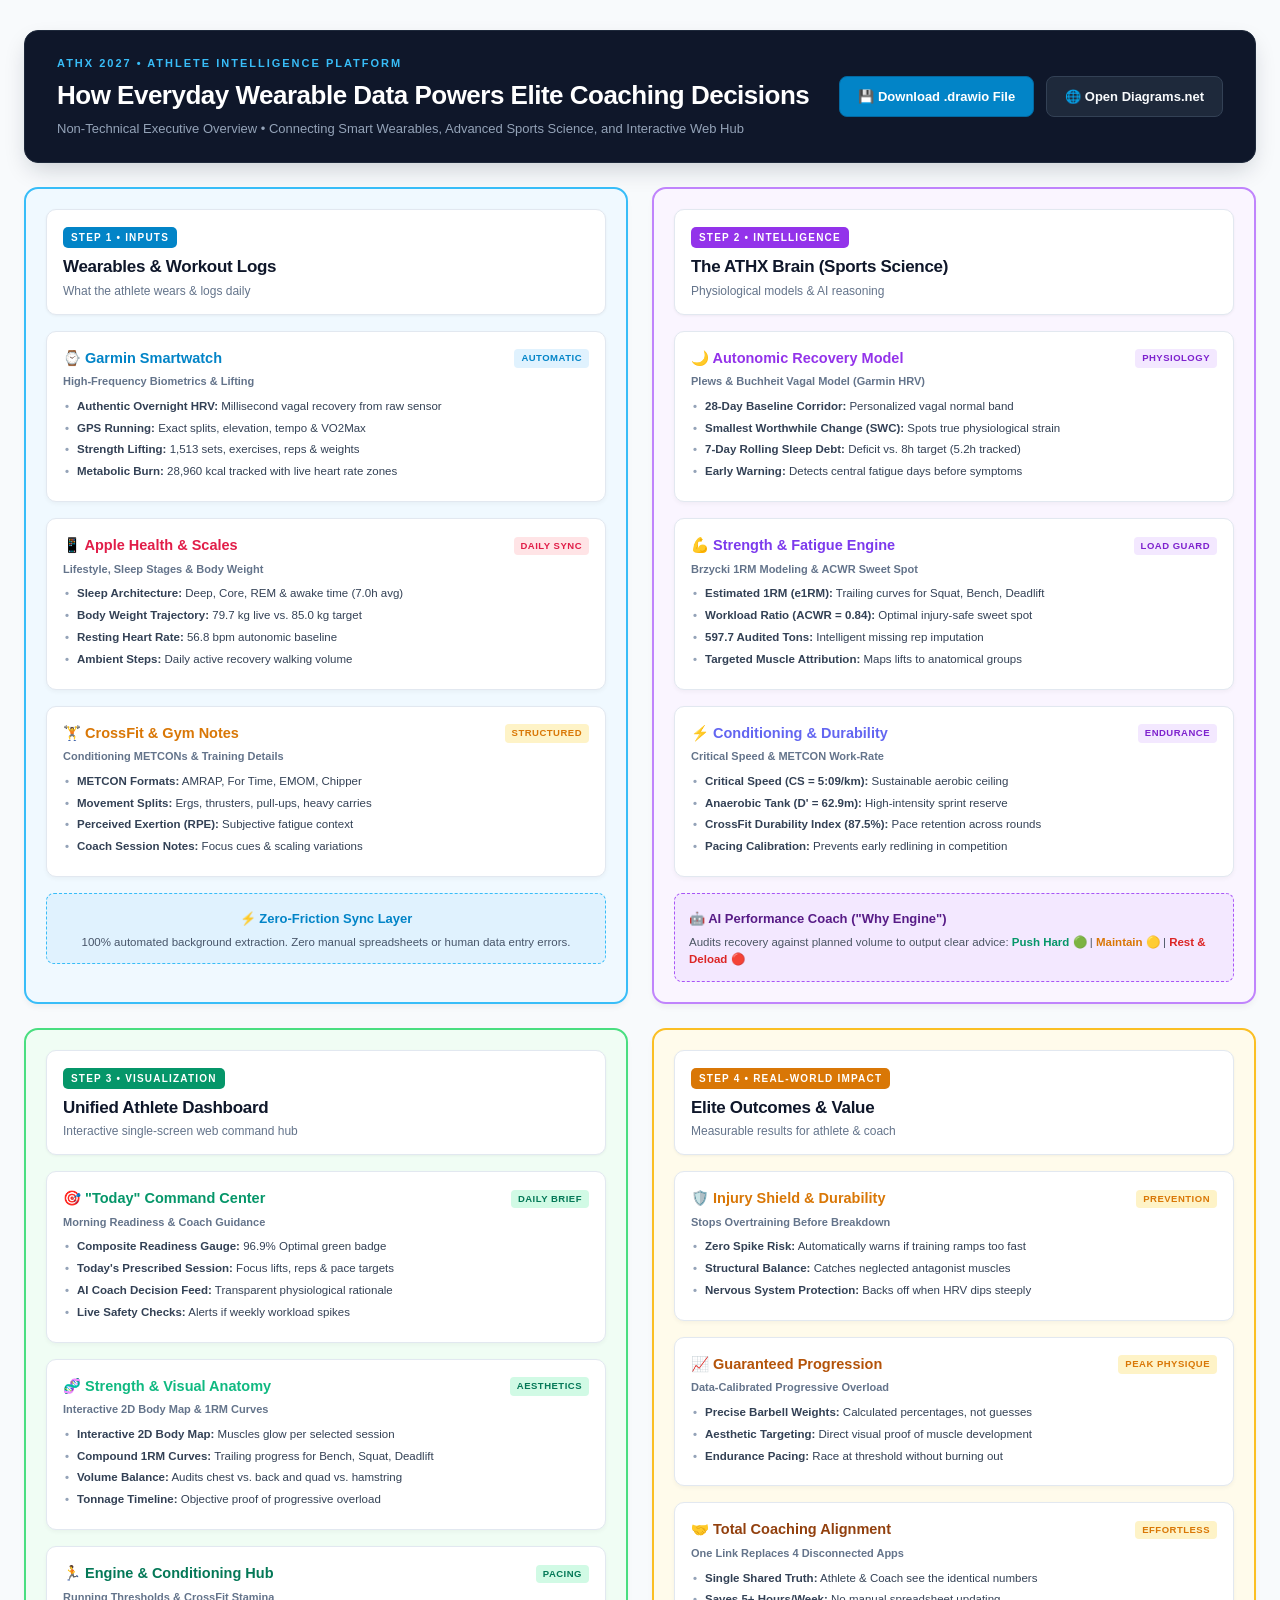
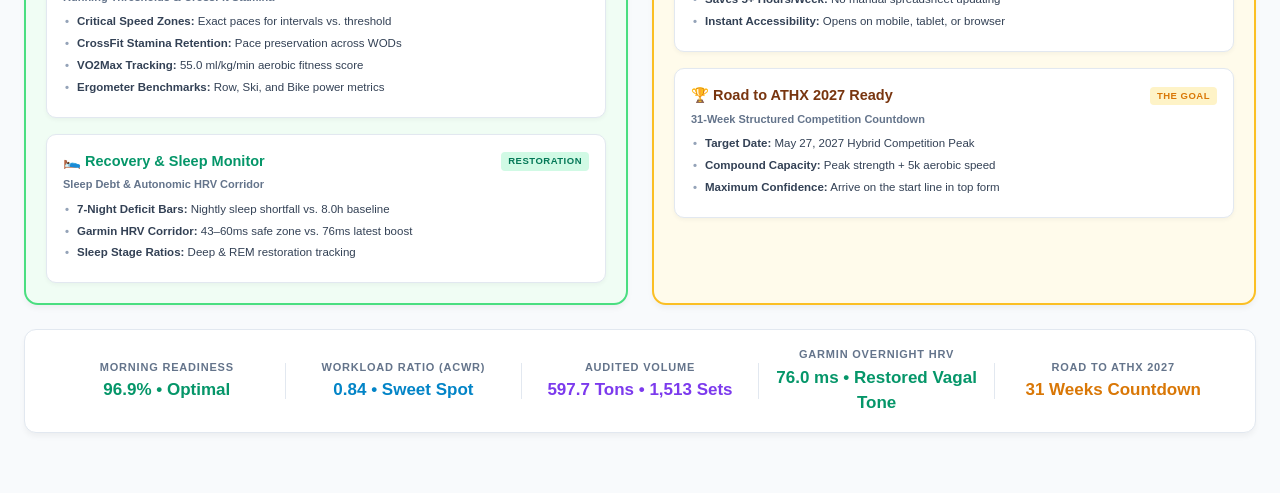
<file: athx_architecture_preview.html>
<!DOCTYPE html>
<html lang="en">
<head>
  <meta charset="UTF-8">
  <meta name="viewport" content="width=device-width, initial-scale=1.0">
  <title>ATHX High-Performance Athlete Intelligence Platform • Architecture</title>
  <style>
    :root {
      --bg: #0b0f19;
      --card-bg: #111827;
      --card-border: #1f2937;
      --text-main: #f9fafb;
      --text-muted: #9ca3af;
      --accent-blue: #38bdf8;
      --accent-purple: #c084fc;
      --accent-emerald: #34d399;
      --accent-amber: #fbbf24;
    }

    * { box-sizing: border-box; margin: 0; padding: 0; }
    body {
      background: #f8fafc;
      color: #0f172a;
      font-family: -apple-system, BlinkMacSystemFont, "Segoe UI", Roboto, Inter, Helvetica, Arial, sans-serif;
      padding: 30px 24px 60px 24px;
      line-height: 1.5;
    }

    .container {
      max-width: 1740px;
      margin: 0 auto;
    }

    /* Top Banner */
    .banner {
      background: #0f172a;
      border-radius: 14px;
      padding: 24px 32px;
      color: #ffffff;
      box-shadow: 0 10px 25px -5px rgba(15, 23, 42, 0.2);
      display: flex;
      justify-content: space-between;
      align-items: center;
      margin-bottom: 24px;
      border: 1px solid #1e293b;
    }

    .banner-text .pretitle {
      font-size: 11px;
      text-transform: uppercase;
      letter-spacing: 2px;
      color: #38bdf8;
      font-weight: 700;
      margin-bottom: 4px;
    }

    .banner-text h1 {
      font-size: 26px;
      font-weight: 800;
      letter-spacing: -0.5px;
      margin-bottom: 4px;
    }

    .banner-text p {
      font-size: 13px;
      color: #94a3b8;
    }

    .banner-actions {
      display: flex;
      gap: 12px;
    }

    .btn {
      display: inline-flex;
      align-items: center;
      gap: 8px;
      padding: 10px 18px;
      border-radius: 8px;
      font-size: 13px;
      font-weight: 700;
      text-decoration: none;
      transition: all 0.2s ease;
      cursor: pointer;
    }

    .btn-primary {
      background: #0284c7;
      color: #ffffff;
      border: 1px solid #0369a1;
    }
    .btn-primary:hover { background: #0369a1; }

    .btn-secondary {
      background: #1e293b;
      color: #f8fafc;
      border: 1px solid #334155;
    }
    .btn-secondary:hover { background: #334155; }

    /* Columns Grid */
    .grid {
      display: grid;
      grid-template-columns: repeat(4, 1fr);
      gap: 24px;
      margin-bottom: 24px;
    }

    .column {
      background: #ffffff;
      border-radius: 14px;
      padding: 20px;
      display: flex;
      flex-direction: column;
      gap: 16px;
      border-width: 2px;
      border-style: solid;
      box-shadow: 0 4px 6px -1px rgba(0, 0, 0, 0.05);
    }

    .col-step1 { background: #f0f9ff; border-color: #38bdf8; }
    .col-step2 { background: #faf5ff; border-color: #c084fc; }
    .col-step3 { background: #f0fdf4; border-color: #4ade80; }
    .col-step4 { background: #fffbeb; border-color: #fbbf24; }

    .col-header {
      background: #ffffff;
      border: 1px solid #e2e8f0;
      border-radius: 10px;
      padding: 14px 16px;
      box-shadow: 0 1px 3px rgba(0,0,0,0.05);
    }

    .step-badge {
      display: inline-block;
      font-size: 10px;
      font-weight: 800;
      text-transform: uppercase;
      letter-spacing: 1.2px;
      padding: 3px 8px;
      border-radius: 5px;
      margin-bottom: 6px;
      color: #ffffff;
    }

    .badge-step1 { background: #0284c7; }
    .badge-step2 { background: #9333ea; }
    .badge-step3 { background: #059669; }
    .badge-step4 { background: #d97706; }

    .col-header h2 {
      font-size: 17px;
      font-weight: 800;
      color: #0f172a;
      letter-spacing: -0.3px;
    }

    .col-header p {
      font-size: 12px;
      color: #64748b;
      margin-top: 2px;
    }

    /* Cards */
    .card {
      background: #ffffff;
      border: 1px solid #e2e8f0;
      border-radius: 10px;
      padding: 16px;
      box-shadow: 0 2px 4px rgba(0, 0, 0, 0.04);
      transition: transform 0.15s ease, box-shadow 0.15s ease;
      position: relative;
    }
    .card:hover {
      transform: translateY(-2px);
      box-shadow: 0 8px 16px -4px rgba(0, 0, 0, 0.08);
    }

    .card-top {
      display: flex;
      justify-content: space-between;
      align-items: center;
      margin-bottom: 4px;
    }

    .card-title {
      font-size: 14.5px;
      font-weight: 800;
      display: flex;
      align-items: center;
      gap: 6px;
    }

    .pill {
      font-size: 9.5px;
      font-weight: 800;
      padding: 2px 7px;
      border-radius: 4px;
      text-transform: uppercase;
      letter-spacing: 0.5px;
    }

    .pill-blue { background: #e0f2fe; color: #0284c7; }
    .pill-rose { background: #ffe4e6; color: #e11d48; }
    .pill-amber { background: #fef3c7; color: #d97706; }
    .pill-purple { background: #f3e8ff; color: #7e22ce; }
    .pill-emerald { background: #d1fae5; color: #047857; }

    .card-subtitle {
      font-size: 11px;
      font-weight: 600;
      color: #64748b;
      margin-bottom: 8px;
    }

    .card-bullets {
      font-size: 11.5px;
      color: #334155;
      line-height: 1.55;
      list-style: none;
    }

    .card-bullets li {
      position: relative;
      padding-left: 14px;
      margin-bottom: 4px;
    }

    .card-bullets li::before {
      content: "•";
      position: absolute;
      left: 2px;
      color: #94a3b8;
      font-weight: bold;
    }

    .card-highlight {
      background: #f8fafc;
      border: 1px dashed #cbd5e1;
      border-radius: 8px;
      padding: 12px;
      text-align: center;
    }

    /* Footer status strip */
    .status-strip {
      background: #ffffff;
      border: 1px solid #e2e8f0;
      border-radius: 12px;
      padding: 16px 24px;
      display: flex;
      justify-content: space-between;
      align-items: center;
      box-shadow: 0 4px 6px -1px rgba(0, 0, 0, 0.05);
    }

    .status-item {
      text-align: center;
      flex: 1;
    }

    .status-item .label {
      font-size: 11px;
      text-transform: uppercase;
      letter-spacing: 0.8px;
      color: #64748b;
      font-weight: 700;
      margin-bottom: 2px;
    }

    .status-item .val {
      font-size: 17px;
      font-weight: 800;
    }

    .val-emerald { color: #059669; }
    .val-blue { color: #0284c7; }
    .val-purple { color: #7c3aed; }
    .val-amber { color: #d97706; }

    .divider {
      width: 1px;
      height: 36px;
      background: #e2e8f0;
    }

    /* Responsive */
    @media (max-width: 1280px) {
      .grid { grid-template-columns: repeat(2, 1fr); }
    }
    @media (max-width: 768px) {
      .grid { grid-template-columns: 1fr; }
      .banner { flex-direction: column; align-items: flex-start; gap: 16px; }
      .status-strip { flex-direction: column; gap: 16px; }
      .divider { display: none; }
    }
  </style>
</head>
<body>

<div class="container">

  <!-- Header Banner -->
  <header class="banner">
    <div class="banner-text">
      <div class="pretitle">ATHX 2027 • Athlete Intelligence Platform</div>
      <h1>How Everyday Wearable Data Powers Elite Coaching Decisions</h1>
      <p>Non-Technical Executive Overview • Connecting Smart Wearables, Advanced Sports Science, and Interactive Web Hub</p>
    </div>
    <div class="banner-actions">
      <a href="athx_architecture.drawio" download class="btn btn-primary">
        <span>💾 Download .drawio File</span>
      </a>
      <a href="https://app.diagrams.net/" target="_blank" rel="noopener" class="btn btn-secondary">
        <span>🌐 Open Diagrams.net</span>
      </a>
    </div>
  </header>

  <!-- 4-Column Grid -->
  <main class="grid">

    <!-- Column 1: Wearables & Logs -->
    <section class="column col-step1">
      <div class="col-header">
        <span class="step-badge badge-step1">Step 1 • Inputs</span>
        <h2>Wearables &amp; Workout Logs</h2>
        <p>What the athlete wears &amp; logs daily</p>
      </div>

      <!-- 1.1 Garmin -->
      <article class="card">
        <div class="card-top">
          <span class="card-title" style="color: #0284c7;">⌚ Garmin Smartwatch</span>
          <span class="pill pill-blue">AUTOMATIC</span>
        </div>
        <div class="card-subtitle">High-Frequency Biometrics &amp; Lifting</div>
        <ul class="card-bullets">
          <li><b>Authentic Overnight HRV:</b> Millisecond vagal recovery from raw sensor</li>
          <li><b>GPS Running:</b> Exact splits, elevation, tempo &amp; VO2Max</li>
          <li><b>Strength Lifting:</b> 1,513 sets, exercises, reps &amp; weights</li>
          <li><b>Metabolic Burn:</b> 28,960 kcal tracked with live heart rate zones</li>
        </ul>
      </article>

      <!-- 1.2 Apple Health -->
      <article class="card">
        <div class="card-top">
          <span class="card-title" style="color: #e11d48;">📱 Apple Health &amp; Scales</span>
          <span class="pill pill-rose">DAILY SYNC</span>
        </div>
        <div class="card-subtitle">Lifestyle, Sleep Stages &amp; Body Weight</div>
        <ul class="card-bullets">
          <li><b>Sleep Architecture:</b> Deep, Core, REM &amp; awake time (7.0h avg)</li>
          <li><b>Body Weight Trajectory:</b> 79.7 kg live vs. 85.0 kg target</li>
          <li><b>Resting Heart Rate:</b> 56.8 bpm autonomic baseline</li>
          <li><b>Ambient Steps:</b> Daily active recovery walking volume</li>
        </ul>
      </article>

      <!-- 1.3 CrossFit WODs -->
      <article class="card">
        <div class="card-top">
          <span class="card-title" style="color: #d97706;">🏋️ CrossFit &amp; Gym Notes</span>
          <span class="pill pill-amber">STRUCTURED</span>
        </div>
        <div class="card-subtitle">Conditioning METCONs &amp; Training Details</div>
        <ul class="card-bullets">
          <li><b>METCON Formats:</b> AMRAP, For Time, EMOM, Chipper</li>
          <li><b>Movement Splits:</b> Ergs, thrusters, pull-ups, heavy carries</li>
          <li><b>Perceived Exertion (RPE):</b> Subjective fatigue context</li>
          <li><b>Coach Session Notes:</b> Focus cues &amp; scaling variations</li>
        </ul>
      </article>

      <!-- 1.4 Pipe Box -->
      <div class="card-highlight" style="background: #e0f2fe; border-color: #38bdf8;">
        <strong style="color: #0284c7; font-size: 13px;">⚡ Zero-Friction Sync Layer</strong>
        <p style="font-size: 11.5px; color: #475569; margin-top: 4px;">
          100% automated background extraction. Zero manual spreadsheets or human data entry errors.
        </p>
      </div>
    </section>

    <!-- Column 2: The ATHX Brain -->
    <section class="column col-step2">
      <div class="col-header">
        <span class="step-badge badge-step2">Step 2 • Intelligence</span>
        <h2>The ATHX Brain (Sports Science)</h2>
        <p>Physiological models &amp; AI reasoning</p>
      </div>

      <!-- 2.1 Recovery Model -->
      <article class="card">
        <div class="card-top">
          <span class="card-title" style="color: #9333ea;">🌙 Autonomic Recovery Model</span>
          <span class="pill pill-purple">PHYSIOLOGY</span>
        </div>
        <div class="card-subtitle">Plews &amp; Buchheit Vagal Model (Garmin HRV)</div>
        <ul class="card-bullets">
          <li><b>28-Day Baseline Corridor:</b> Personalized vagal normal band</li>
          <li><b>Smallest Worthwhile Change (SWC):</b> Spots true physiological strain</li>
          <li><b>7-Day Rolling Sleep Debt:</b> Deficit vs. 8h target (5.2h tracked)</li>
          <li><b>Early Warning:</b> Detects central fatigue days before symptoms</li>
        </ul>
      </article>

      <!-- 2.2 Strength & Muscle -->
      <article class="card">
        <div class="card-top">
          <span class="card-title" style="color: #7c3aed;">💪 Strength &amp; Fatigue Engine</span>
          <span class="pill pill-purple">LOAD GUARD</span>
        </div>
        <div class="card-subtitle">Brzycki 1RM Modeling &amp; ACWR Sweet Spot</div>
        <ul class="card-bullets">
          <li><b>Estimated 1RM (e1RM):</b> Trailing curves for Squat, Bench, Deadlift</li>
          <li><b>Workload Ratio (ACWR = 0.84):</b> Optimal injury-safe sweet spot</li>
          <li><b>597.7 Audited Tons:</b> Intelligent missing rep imputation</li>
          <li><b>Targeted Muscle Attribution:</b> Maps lifts to anatomical groups</li>
        </ul>
      </article>

      <!-- 2.3 Conditioning & Durability -->
      <article class="card">
        <div class="card-top">
          <span class="card-title" style="color: #6366f1;">⚡ Conditioning &amp; Durability</span>
          <span class="pill pill-purple">ENDURANCE</span>
        </div>
        <div class="card-subtitle">Critical Speed &amp; METCON Work-Rate</div>
        <ul class="card-bullets">
          <li><b>Critical Speed (CS = 5:09/km):</b> Sustainable aerobic ceiling</li>
          <li><b>Anaerobic Tank (D' = 62.9m):</b> High-intensity sprint reserve</li>
          <li><b>CrossFit Durability Index (87.5%):</b> Pace retention across rounds</li>
          <li><b>Pacing Calibration:</b> Prevents early redlining in competition</li>
        </ul>
      </article>

      <!-- 2.4 AI Coach -->
      <div class="card-highlight" style="background: #f3e8ff; border-color: #a855f7; text-align: left; padding: 12px 14px;">
        <strong style="color: #581c87; font-size: 13px;">🤖 AI Performance Coach ("Why Engine")</strong>
        <p style="font-size: 11.5px; color: #4b5563; margin-top: 4px;">
          Audits recovery against planned volume to output clear advice:
          <span style="font-weight: 700; color: #059669;">Push Hard 🟢</span> |
          <span style="font-weight: 700; color: #d97706;">Maintain 🟡</span> |
          <span style="font-weight: 700; color: #dc2626;">Rest &amp; Deload 🔴</span>
        </p>
      </div>
    </section>

    <!-- Column 3: Unified Athlete Dashboard -->
    <section class="column col-step3">
      <div class="col-header">
        <span class="step-badge badge-step3">Step 3 • Visualization</span>
        <h2>Unified Athlete Dashboard</h2>
        <p>Interactive single-screen web command hub</p>
      </div>

      <!-- 3.1 "Today" Tab -->
      <article class="card">
        <div class="card-top">
          <span class="card-title" style="color: #059669;">🎯 "Today" Command Center</span>
          <span class="pill pill-emerald">DAILY BRIEF</span>
        </div>
        <div class="card-subtitle">Morning Readiness &amp; Coach Guidance</div>
        <ul class="card-bullets">
          <li><b>Composite Readiness Gauge:</b> 96.9% Optimal green badge</li>
          <li><b>Today's Prescribed Session:</b> Focus lifts, reps &amp; pace targets</li>
          <li><b>AI Coach Decision Feed:</b> Transparent physiological rationale</li>
          <li><b>Live Safety Checks:</b> Alerts if weekly workload spikes</li>
        </ul>
      </article>

      <!-- 3.2 Strength & Anatomy -->
      <article class="card">
        <div class="card-top">
          <span class="card-title" style="color: #10b981;">🧬 Strength &amp; Visual Anatomy</span>
          <span class="pill pill-emerald">AESTHETICS</span>
        </div>
        <div class="card-subtitle">Interactive 2D Body Map &amp; 1RM Curves</div>
        <ul class="card-bullets">
          <li><b>Interactive 2D Body Map:</b> Muscles glow per selected session</li>
          <li><b>Compound 1RM Curves:</b> Trailing progress for Bench, Squat, Deadlift</li>
          <li><b>Volume Balance:</b> Audits chest vs. back and quad vs. hamstring</li>
          <li><b>Tonnage Timeline:</b> Objective proof of progressive overload</li>
        </ul>
      </article>

      <!-- 3.3 Engine Tab -->
      <article class="card">
        <div class="card-top">
          <span class="card-title" style="color: #047857;">🏃 Engine &amp; Conditioning Hub</span>
          <span class="pill pill-emerald">PACING</span>
        </div>
        <div class="card-subtitle">Running Thresholds &amp; CrossFit Stamina</div>
        <ul class="card-bullets">
          <li><b>Critical Speed Zones:</b> Exact paces for intervals vs. threshold</li>
          <li><b>CrossFit Stamina Retention:</b> Pace preservation across WODs</li>
          <li><b>VO2Max Tracking:</b> 55.0 ml/kg/min aerobic fitness score</li>
          <li><b>Ergometer Benchmarks:</b> Row, Ski, and Bike power metrics</li>
        </ul>
      </article>

      <!-- 3.4 Recovery Tab -->
      <article class="card">
        <div class="card-top">
          <span class="card-title" style="color: #059669;">🛌 Recovery &amp; Sleep Monitor</span>
          <span class="pill pill-emerald">RESTORATION</span>
        </div>
        <div class="card-subtitle">Sleep Debt &amp; Autonomic HRV Corridor</div>
        <ul class="card-bullets">
          <li><b>7-Night Deficit Bars:</b> Nightly sleep shortfall vs. 8.0h baseline</li>
          <li><b>Garmin HRV Corridor:</b> 43–60ms safe zone vs. 76ms latest boost</li>
          <li><b>Sleep Stage Ratios:</b> Deep &amp; REM restoration tracking</li>
        </ul>
      </article>
    </section>

    <!-- Column 4: Real-World Impact -->
    <section class="column col-step4">
      <div class="col-header">
        <span class="step-badge badge-step4">Step 4 • Real-World Impact</span>
        <h2>Elite Outcomes &amp; Value</h2>
        <p>Measurable results for athlete &amp; coach</p>
      </div>

      <!-- 4.1 Injury Prevention -->
      <article class="card">
        <div class="card-top">
          <span class="card-title" style="color: #d97706;">🛡️ Injury Shield &amp; Durability</span>
          <span class="pill pill-amber">PREVENTION</span>
        </div>
        <div class="card-subtitle">Stops Overtraining Before Breakdown</div>
        <ul class="card-bullets">
          <li><b>Zero Spike Risk:</b> Automatically warns if training ramps too fast</li>
          <li><b>Structural Balance:</b> Catches neglected antagonist muscles</li>
          <li><b>Nervous System Protection:</b> Backs off when HRV dips steeply</li>
        </ul>
      </article>

      <!-- 4.2 Guaranteed Progression -->
      <article class="card">
        <div class="card-top">
          <span class="card-title" style="color: #b45309;">📈 Guaranteed Progression</span>
          <span class="pill pill-amber">PEAK PHYSIQUE</span>
        </div>
        <div class="card-subtitle">Data-Calibrated Progressive Overload</div>
        <ul class="card-bullets">
          <li><b>Precise Barbell Weights:</b> Calculated percentages, not guesses</li>
          <li><b>Aesthetic Targeting:</b> Direct visual proof of muscle development</li>
          <li><b>Endurance Pacing:</b> Race at threshold without burning out</li>
        </ul>
      </article>

      <!-- 4.3 Total Coaching Alignment -->
      <article class="card">
        <div class="card-top">
          <span class="card-title" style="color: #92400e;">🤝 Total Coaching Alignment</span>
          <span class="pill pill-amber">EFFORTLESS</span>
        </div>
        <div class="card-subtitle">One Link Replaces 4 Disconnected Apps</div>
        <ul class="card-bullets">
          <li><b>Single Shared Truth:</b> Athlete &amp; Coach see the identical numbers</li>
          <li><b>Saves 5+ Hours/Week:</b> No manual spreadsheet updating</li>
          <li><b>Instant Accessibility:</b> Opens on mobile, tablet, or browser</li>
        </ul>
      </article>

      <!-- 4.4 Road to ATHX 2027 -->
      <article class="card">
        <div class="card-top">
          <span class="card-title" style="color: #78350f;">🏆 Road to ATHX 2027 Ready</span>
          <span class="pill pill-amber">THE GOAL</span>
        </div>
        <div class="card-subtitle">31-Week Structured Competition Countdown</div>
        <ul class="card-bullets">
          <li><b>Target Date:</b> May 27, 2027 Hybrid Competition Peak</li>
          <li><b>Compound Capacity:</b> Peak strength + 5k aerobic speed</li>
          <li><b>Maximum Confidence:</b> Arrive on the start line in top form</li>
        </ul>
      </article>
    </section>

  </main>

  <!-- Bottom Live Metrics Strip -->
  <footer class="status-strip">
    <div class="status-item">
      <div class="label">Morning Readiness</div>
      <div class="val val-emerald">96.9% • Optimal</div>
    </div>
    <div class="divider"></div>
    <div class="status-item">
      <div class="label">Workload Ratio (ACWR)</div>
      <div class="val val-blue">0.84 • Sweet Spot</div>
    </div>
    <div class="divider"></div>
    <div class="status-item">
      <div class="label">Audited Volume</div>
      <div class="val val-purple">597.7 Tons • 1,513 Sets</div>
    </div>
    <div class="divider"></div>
    <div class="status-item">
      <div class="label">Garmin Overnight HRV</div>
      <div class="val val-emerald">76.0 ms • Restored Vagal Tone</div>
    </div>
    <div class="divider"></div>
    <div class="status-item">
      <div class="label">Road to ATHX 2027</div>
      <div class="val val-amber">31 Weeks Countdown</div>
    </div>
  </footer>

</div>

</body>
</html>
</file>
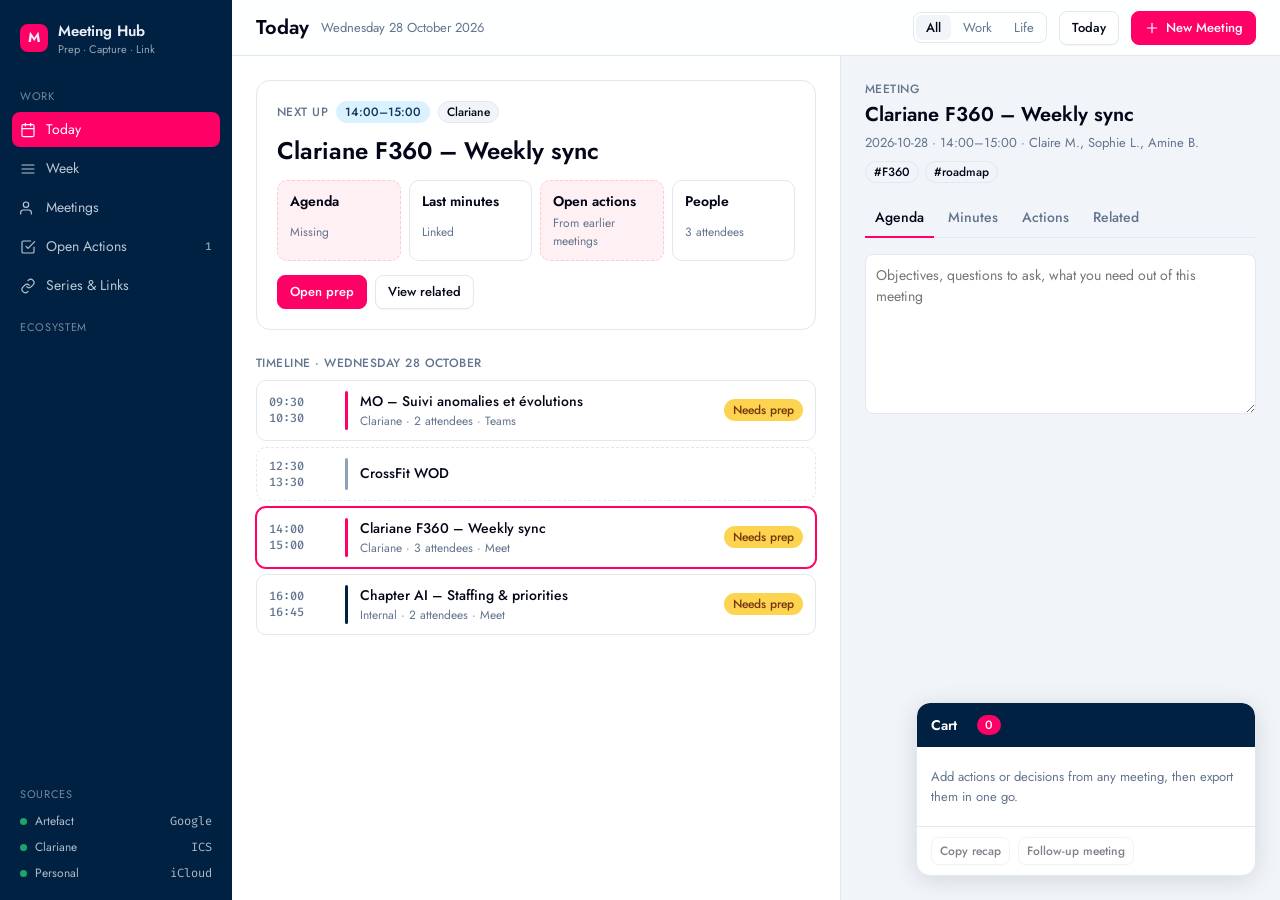
<file: meeting_hub_template.html>
<!DOCTYPE html>
<html lang="en">
<head>
<meta charset="utf-8">
<meta name="viewport" content="width=device-width, initial-scale=1">
<title>Meeting Hub · Starter</title>
<!--
  STARTER TEMPLATE (Arty design language). Layout + data model + 3 seams for agy to extend:
  1. store        -> swap seed data for real sync (Google / Outlook ICS / iCloud). Notes/items key on event id.
  2. cart         -> "macro to cart" tray. Items from any meeting; export() is the macro entry point.
  3. suggestLinks -> minutes-intelligence entry point. Returns [{id, reason, score}]. Stubbed on series + attendees + tags.
  Keep UI flat, bordered, Jost, pink only for primary action / active state. Stroke icons only, no emoji.
-->
<link href="https://fonts.googleapis.com/css2?family=Jost:wght@300;400;500;600;700&family=Fira+Code:wght@400;500&display=swap" rel="stylesheet">
<style>
:root{
  --font-sans:"Jost",ui-sans-serif,system-ui,sans-serif;--font-mono:"Fira Code",ui-monospace,monospace;
  --background:oklch(1 0 0);--foreground:oklch(0.129 0.042 264.695);--card:oklch(1 0 0);
  --secondary:oklch(0.968 0.007 247.896);--muted:oklch(0.968 0.007 247.896);--muted-foreground:oklch(0.554 0.046 257.417);
  --border:oklch(0.929 0.013 255.508);--ring:oklch(0.704 0.04 256.788);--destructive:oklch(0.577 0.29 27.325);
  --success:oklch(0.9386 0.119 124.35);--success-foreground:oklch(0.2739 0.0684 131.95);
  --warn:oklch(0.8813 0.1526 91.77);--warn-foreground:oklch(0.4096 0.103681 46.3142);
  --info:oklch(0.9452 0.031 234.42);--info-foreground:oklch(0.3175 0.0764 248.91);
  --pink-50:oklch(0.9673 0.0172 0.36);--pink-200:oklch(0.8839 0.0675 357.73);--pink-600:oklch(0.6388 0.2554 10.51);--pink-700:oklch(0.5603 0.22406 10.0532);
  --navy:oklch(0.2469 0.0734 251.79);--navy-2:oklch(0.3339 0.1065 254.07);
  --r-sm:6px;--r-md:8px;--r-lg:10px;--r-xl:14px;
}
*{box-sizing:border-box;margin:0;padding:0}
body{font:400 14px/1.5 var(--font-sans);color:var(--foreground);background:var(--background);height:100vh;display:flex;overflow:hidden}
a{color:var(--navy);text-underline-offset:3px}a:hover{color:var(--pink-700)}
button{font:inherit;color:inherit;cursor:pointer}
:focus-visible{outline:2px solid var(--pink-600);outline-offset:2px}
svg.i{width:16px;height:16px;fill:none;stroke:currentColor;stroke-width:1.75;stroke-linecap:round;stroke-linejoin:round;flex:none}
/* shell */
aside{width:232px;background:var(--navy);color:oklch(0.95 0.01 250);display:flex;flex-direction:column;padding:16px 12px;gap:4px;flex:none}
.brand{display:flex;align-items:center;gap:10px;padding:4px 8px 16px;font-weight:600;font-size:15px}
.brand b{width:28px;height:28px;border-radius:var(--r-md);background:var(--pink-600);display:grid;place-items:center;font-size:14px}
.brand small{display:block;font-weight:400;font-size:11px;opacity:.65;line-height:1.2}
.grp{font-size:11px;letter-spacing:.06em;text-transform:uppercase;opacity:.5;padding:12px 8px 4px}
.nav{display:flex;align-items:center;gap:10px;padding:7px 8px;border-radius:var(--r-md);background:none;border:0;text-align:left;width:100%;opacity:.8}
.nav:hover{background:var(--navy-2);opacity:1}
.nav.on{background:var(--pink-600);opacity:1;color:#fff}
.nav .n{margin-left:auto;font:500 11px var(--font-mono);opacity:.8}
.spacer{flex:1}
.src{display:flex;gap:8px;align-items:center;font-size:12px;opacity:.75;padding:2px 8px}
.dot{width:7px;height:7px;border-radius:50%;background:oklch(0.7603 0.1825 154.1)}
main{flex:1;display:flex;flex-direction:column;min-width:0}
header{height:56px;border-bottom:1px solid var(--border);display:flex;align-items:center;gap:12px;padding:0 24px;flex:none;background:color-mix(in oklab,var(--background) 90%,transparent);backdrop-filter:blur(8px)}
h1{font:600 20px var(--font-sans)}.sub{color:var(--muted-foreground);font-size:13px}
.btn{display:inline-flex;align-items:center;gap:6px;height:34px;padding:0 12px;border-radius:var(--r-md);border:1px solid var(--border);background:var(--background);box-shadow:0 1px 1px rgba(0,0,0,.04);font-weight:500;font-size:13px}
.btn:hover{background:var(--secondary)}
.btn.pink{background:var(--pink-600);border-color:var(--pink-600);color:#fff;box-shadow:none}.btn.pink:hover{background:var(--pink-700)}
.btn.sm{height:28px;padding:0 8px;font-size:12px}
.seg{display:flex;border:1px solid var(--border);border-radius:var(--r-md);padding:2px;gap:2px}
.seg button{border:0;background:none;padding:3px 10px;border-radius:var(--r-sm);font-size:13px;color:var(--muted-foreground)}
.seg button.on{background:var(--secondary);color:var(--foreground);font-weight:500}
.body{flex:1;display:grid;grid-template-columns:minmax(0,1fr) 440px;min-height:0}
.col{overflow:auto;padding:24px}
.col.right{border-left:1px solid var(--border);background:var(--muted)}
.card{border:1px solid var(--border);border-radius:var(--r-xl);background:var(--card);padding:20px}
.label{font-size:12px;color:var(--muted-foreground);letter-spacing:.04em;text-transform:uppercase;font-weight:500}
.badge{display:inline-flex;align-items:center;gap:4px;padding:1px 8px;border-radius:9999px;border:.5px solid var(--border);font-size:12px;font-weight:500;background:var(--secondary)}
.badge.ok{background:var(--success);color:var(--success-foreground);border-color:transparent}
.badge.warn{background:var(--warn);color:var(--warn-foreground);border-color:transparent}
.badge.info{background:var(--info);color:var(--info-foreground);border-color:transparent}
.mono{font-family:var(--font-mono);font-size:12px}
/* next up */
.next{display:grid;gap:14px;margin-bottom:24px}
.next h2{font:600 24px/1.2 var(--font-sans)}
.prep{display:grid;grid-template-columns:repeat(4,1fr);gap:8px}
.prep div{border:1px solid var(--border);border-radius:var(--r-lg);padding:10px 12px;display:grid;gap:2px}
.prep div.miss{border-style:dashed;border-color:var(--pink-200);background:var(--pink-50)}
.prep b{font-weight:600}.prep span{font-size:12px;color:var(--muted-foreground)}
/* agenda list */
.day{display:grid;gap:6px}
.row{display:grid;grid-template-columns:64px 3px minmax(0,1fr) auto;gap:12px;align-items:center;padding:10px 12px;border:1px solid var(--border);border-radius:var(--r-lg);background:var(--card);text-align:left;width:100%}
.row:hover{background:var(--secondary)}.row.sel{border-color:var(--pink-600);box-shadow:0 0 0 1px var(--pink-600)}
.row .bar{align-self:stretch;border-radius:2px}
.row .t{font:500 12px var(--font-mono);color:var(--muted-foreground)}
.row .ttl{font-weight:500}.row .meta{font-size:12px;color:var(--muted-foreground)}
.row.past{opacity:.55}
.life{border-style:dashed;background:transparent}
/* right panel */
.tabs{display:flex;gap:4px;border-bottom:1px solid var(--border);margin:16px 0}
.tabs button{border:0;background:none;padding:8px 10px;color:var(--muted-foreground);border-bottom:2px solid transparent;margin-bottom:-1px;font-weight:500}
.tabs button.on{color:var(--foreground);border-color:var(--pink-600)}
textarea{width:100%;min-height:160px;resize:vertical;border:1px solid var(--border);border-radius:var(--r-md);padding:10px;font:400 14px/1.5 var(--font-sans);background:var(--background)}
input.in{height:34px;border:1px solid var(--border);border-radius:var(--r-md);padding:0 10px;font:inherit;width:100%;background:var(--background)}
.item{display:flex;gap:10px;align-items:flex-start;padding:8px 0;border-bottom:1px solid var(--border)}
.item:last-child{border:0}.item .tx{flex:1}
.kind{font:500 11px var(--font-mono);text-transform:uppercase;color:var(--muted-foreground);width:60px;padding-top:3px}
.rel{display:grid;gap:2px;padding:10px 12px;border:1px solid var(--border);border-radius:var(--r-lg);background:var(--background);text-align:left;width:100%}
.rel:hover{border-color:var(--pink-200)}
/* cart */
.cart{position:fixed;right:24px;bottom:24px;width:340px;border:1px solid var(--border);border-radius:var(--r-xl);background:var(--background);box-shadow:0 4px 24px rgba(0,0,0,.12);overflow:hidden}
.cart header{height:44px;padding:0 14px;border:0;background:var(--navy);color:#fff;font-weight:600}
.cart .list{max-height:200px;overflow:auto;padding:4px 14px}
.cart .foot{display:flex;gap:8px;padding:10px 14px;border-top:1px solid var(--border)}
.empty{padding:16px 0;color:var(--muted-foreground);font-size:13px}
@media(max-width:1100px){.body{grid-template-columns:1fr}.col.right{border-left:0;border-top:1px solid var(--border)}aside{display:none}}
</style>
</head>
<body>
<aside>
  <div class="brand"><b>M</b><div>Meeting Hub<small>Prep · Capture · Link</small></div></div>
  <div class="grp">Work</div>
  <button class="nav on" data-view="today"><svg class="i" viewBox="0 0 24 24"><rect x="3" y="4" width="18" height="18" rx="2"/><path d="M16 2v4M8 2v4M3 10h18"/></svg>Today</button>
  <button class="nav" data-view="week"><svg class="i" viewBox="0 0 24 24"><path d="M3 6h18M3 12h18M3 18h18"/></svg>Week</button>
  <button class="nav" data-view="meetings"><svg class="i" viewBox="0 0 24 24"><path d="M17 21v-2a4 4 0 0 0-4-4H5a4 4 0 0 0-4 4v2"/><circle cx="9" cy="7" r="4"/></svg>Meetings</button>
  <button class="nav" data-view="actions"><svg class="i" viewBox="0 0 24 24"><path d="M9 11l3 3L22 4"/><path d="M21 12v7a2 2 0 0 1-2 2H5a2 2 0 0 1-2-2V5a2 2 0 0 1 2-2h11"/></svg>Open Actions<span class="n" id="navActions">0</span></button>
  <button class="nav" data-view="series"><svg class="i" viewBox="0 0 24 24"><path d="M10 13a5 5 0 0 0 7 0l3-3a5 5 0 0 0-7-7l-1 1"/><path d="M14 11a5 5 0 0 0-7 0l-3 3a5 5 0 0 0 7 7l1-1"/></svg>Series &amp; Links</button>
  <div class="grp">Ecosystem</div>
  <a class="nav" href="garmin_workout.html" target="_blank"><svg class="i" viewBox="0 0 24 24"><path d="M22 12h-4l-3 9L9 3l-3 9H2"/></svg>ATHX Dashboard</a>
  <div class="spacer"></div>
  <div class="grp">Sources</div>
  <div class="src"><span class="dot"></span>Artefact<span class="mono" style="margin-left:auto">Google</span></div>
  <div class="src"><span class="dot"></span>Clariane<span class="mono" style="margin-left:auto">ICS</span></div>
  <div class="src"><span class="dot"></span>Personal<span class="mono" style="margin-left:auto">iCloud</span></div>
</aside>

<main>
  <header>
    <h1 id="title">Today</h1><span class="sub" id="subtitle"></span>
    <div class="spacer" style="flex:1"></div>
    <div class="seg" id="mode"><button data-m="all" class="on">All</button><button data-m="work">Work</button><button data-m="life">Life</button></div>
    <button class="btn" id="todayBtn">Today</button>
    <button class="btn pink" id="newBtn"><svg class="i" viewBox="0 0 24 24"><path d="M12 5v14M5 12h14"/></svg>New Meeting</button>
  </header>
  <div class="body">
    <section class="col" id="left"></section>
    <section class="col right" id="right"></section>
  </div>
</main>

<div class="cart" id="cart"></div>

<script>
/* ============ 1. STORE (seam: replace seed with real sync; keep keys stable) ============ */
const TODAY = '2026-10-28';
const SEED = [
  {id:'e1',date:TODAY,start:'09:30',end:'10:30',title:'MO – Suivi anomalies et évolutions',stream:'work',client:'Clariane',series:'mo-weekly',attendees:['Claire M.','Julien R.'],tags:['anomalies','F360'],link:'Teams'},
  {id:'e2',date:TODAY,start:'12:30',end:'13:30',title:'CrossFit WOD',stream:'life',client:'',series:'athx',attendees:[],tags:['training'],link:''},
  {id:'e3',date:TODAY,start:'14:00',end:'15:00',title:'Clariane F360 – Weekly sync',stream:'work',client:'Clariane',series:'f360-weekly',attendees:['Claire M.','Sophie L.','Amine B.'],tags:['F360','roadmap'],link:'Meet'},
  {id:'e4',date:TODAY,start:'16:00',end:'16:45',title:'Chapter AI – Staffing & priorities',stream:'work',client:'Internal',series:'chapter-ai',attendees:['Marc D.','Inès T.'],tags:['staffing'],link:'Meet'},
  {id:'p1',date:'2026-10-21',start:'14:00',end:'15:00',title:'Clariane F360 – Weekly sync',stream:'work',client:'Clariane',series:'f360-weekly',attendees:['Claire M.','Sophie L.'],tags:['F360','data-quality'],link:'Meet'},
  {id:'p2',date:'2026-10-26',start:'09:00',end:'09:45',title:'Clariane – Data model review',stream:'work',client:'Clariane',series:'',attendees:['Amine B.'],tags:['F360','data-quality'],link:'Teams'},
  {id:'p3',date:'2026-10-14',start:'09:30',end:'10:30',title:'MO – Suivi anomalies et évolutions',stream:'work',client:'Clariane',series:'mo-weekly',attendees:['Claire M.','Julien R.'],tags:['anomalies'],link:'Teams'},
];
const store = {
  meetings: SEED,
  // notes/items persist locally; key = event id so re-syncs never wipe them
  load(){ try{return JSON.parse(localStorage.getItem('mh.data')||'{}')}catch(e){return{}} },
  data: null,
  get(id){ this.data ||= this.load(); return this.data[id] ||= {agenda:'',minutes:'',items:[],prepared:false} },
  save(){ localStorage.setItem('mh.data',JSON.stringify(this.data)) },
};
// seed example items so Related/Actions are not empty
(()=>{ const p=store.get('p1'); if(!p.items.length){p.minutes='Data quality issues on residents referential. Agreed to freeze schema until Nov.';p.items=[
 {id:'i1',kind:'action',text:'Send anomalies list to Claire',owner:'Me',done:false},
 {id:'i2',kind:'decision',text:'Freeze referential schema until November',owner:'',done:true},
 {id:'i3',kind:'question',text:'Who owns the Netsoins feed?',owner:'',done:false}]; store.save();} })();

/* ============ 2. LINKS (seam: minutes intelligence) ============ */
function suggestLinks(m){
  return store.meetings.filter(o=>o.id!==m.id && o.date<m.date).map(o=>{
    let s=0,why=[];
    if(m.series&&o.series===m.series){s+=3;why.push('same series')}
    const att=o.attendees.filter(a=>m.attendees.includes(a)).length; if(att){s+=att;why.push(att+' shared attendees')}
    const tg=o.tags.filter(t=>m.tags.includes(t)); if(tg.length){s+=tg.length*1.5;why.push('#'+tg.join(' #'))}
    return {id:o.id,score:s,reason:why.join(' · ')};
  }).filter(x=>x.score>=2).sort((a,b)=>b.score-a.score).slice(0,4);
}

/* ============ 3. CART (seam: macro to cart) ============ */
const cart = {
  items: JSON.parse(localStorage.getItem('mh.cart')||'[]'), open:true,
  add(it){ if(!this.items.find(x=>x.id===it.id)){this.items.push(it);this.persist()} },
  remove(id){ this.items=this.items.filter(x=>x.id!==id); this.persist() },
  persist(){ localStorage.setItem('mh.cart',JSON.stringify(this.items)); renderCart() },
  // MACRO ENTRY POINT: turn the basket into something. Extend with: recap email, follow-up meeting, task batch.
  export(kind){
    const txt=this.items.map(i=>`- [${i.kind}] ${i.text}${i.owner?' ('+i.owner+')':''} — ${i.from}`).join('\n');
    if(kind==='copy'){navigator.clipboard?.writeText(txt)}
    return txt;
  }
};

/* ============ UI ============ */
const $=s=>document.querySelector(s);
const I=(d)=>`<svg class="i" viewBox="0 0 24 24">${d}</svg>`;
const ST={view:'today',mode:'all',sel:'e3',tab:'agenda'};
const col=m=>m.stream==='life'?'var(--ring)':m.client==='Clariane'?'var(--pink-600)':'var(--navy)';
const byId=id=>store.meetings.find(m=>m.id===id);
const esc=s=>String(s).replace(/[&<>"]/g,c=>({'&':'&amp;','<':'&lt;','>':'&gt;','"':'&quot;'}[c]));
const visible=()=>store.meetings.filter(m=>ST.mode==='all'||m.stream===ST.mode);
const prepState=m=>{const d=store.get(m.id),prev=suggestLinks(m)[0];return{
  agenda:!!d.agenda, last:prev?{ok:true,t:prev.reason}:{ok:false}, actions:store.meetings.some(o=>o.series&&o.series===m.series&&store.get(o.id).items.some(i=>i.kind==='action'&&!i.done)), people:m.attendees.length>0}};

function renderLeft(){
  const list=visible().filter(m=>m.date===TODAY).sort((a,b)=>a.start.localeCompare(b.start));
  const next=list.find(m=>m.stream==='work'&&m.start>'13:00')||list[0];
  const p=next&&prepState(next);
  $('#left').innerHTML=`
  ${next?`<div class="card next">
    <div style="display:flex;gap:8px;align-items:center"><span class="label">Next up</span><span class="badge info">${next.start}–${next.end}</span>${next.client?`<span class="badge">${next.client}</span>`:''}</div>
    <h2>${esc(next.title)}</h2>
    <div class="prep">
      <div class="${p.agenda?'':'miss'}"><b>Agenda</b><span>${p.agenda?'Written':'Missing'}</span></div>
      <div class="${p.last.ok?'':'miss'}"><b>Last minutes</b><span>${p.last.ok?'Linked':'None found'}</span></div>
      <div class="${p.actions?'miss':''}"><b>Open actions</b><span>${p.actions?'From earlier meetings':'None'}</span></div>
      <div><b>People</b><span>${next.attendees.length} attendees</span></div>
    </div>
    <div style="display:flex;gap:8px"><button class="btn pink" data-open="${next.id}">Open prep</button><button class="btn" data-open="${next.id}" data-tab="related">View related</button></div>
  </div>`:''}
  <div class="label" style="margin-bottom:8px">Timeline · Wednesday 28 October</div>
  <div class="day">${list.map(m=>`<button class="row ${m.stream==='life'?'life':''} ${m.id===ST.sel?'sel':''}" data-open="${m.id}">
    <span class="t">${m.start}<br>${m.end}</span><span class="bar" style="background:${col(m)}"></span>
    <span><div class="ttl">${esc(m.title)}</div><div class="meta">${[m.client,m.attendees.length?m.attendees.length+' attendees':'',m.link].filter(Boolean).join(' · ')}</div></span>
    ${m.stream==='work'?(store.get(m.id).agenda?'<span class="badge ok">Prepared</span>':'<span class="badge warn">Needs prep</span>'):''}</button>`).join('')}</div>`;
}

function renderRight(){
  const m=byId(ST.sel); if(!m){$('#right').innerHTML='';return}
  const d=store.get(m.id);
  const tabs=['agenda','minutes','actions','related'];
  let body='';
  if(ST.tab==='agenda') body=`<textarea id="agenda" placeholder="Objectives, questions to ask, what you need out of this meeting">${esc(d.agenda)}</textarea>`;
  if(ST.tab==='minutes') body=`<textarea id="minutes" placeholder="Raw notes. Paste a transcript here later.">${esc(d.minutes)}</textarea>`;
  if(ST.tab==='actions') body=`<div style="display:flex;gap:8px;margin-bottom:8px">
      <select id="kind" class="in" style="width:110px"><option>action</option><option>decision</option><option>question</option><option>topic</option></select>
      <input class="in" id="newItem" placeholder="Add item, press Enter"></div>
    ${d.items.length?d.items.map(i=>`<div class="item"><span class="kind">${i.kind}</span><span class="tx" style="${i.done?'text-decoration:line-through;color:var(--muted-foreground)':''}">${esc(i.text)}</span>
      ${i.kind==='action'?`<button class="btn sm" data-toggle="${i.id}">${i.done?'Reopen':'Done'}</button>`:''}
      <button class="btn sm" data-cart="${i.id}" title="Add to cart">${I('<circle cx="9" cy="21" r="1"/><circle cx="20" cy="21" r="1"/><path d="M1 1h4l2.7 13.4a2 2 0 0 0 2 1.6h9.7a2 2 0 0 0 2-1.6L23 6H6"/>')}</button></div>`).join(''):'<div class="empty">No items yet.</div>'}`;
  if(ST.tab==='related'){const L=suggestLinks(m); body=L.length?`<div style="display:grid;gap:8px">${L.map(l=>{const o=byId(l.id);const op=store.get(o.id).items.filter(i=>!i.done&&i.kind==='action').length;
      return `<button class="rel" data-open="${o.id}"><b>${esc(o.title)}</b><span class="meta" style="color:var(--muted-foreground);font-size:12px">${o.date} · ${l.reason}${op?` · ${op} open action${op>1?'s':''}`:''}</span></button>`}).join('')}</div>`:'<div class="empty">No related meetings yet.</div>'}
  $('#right').innerHTML=`<div class="label">Meeting</div>
    <h2 style="font:600 20px/1.25 var(--font-sans);margin:4px 0 6px">${esc(m.title)}</h2>
    <div class="sub">${m.date} · ${m.start}–${m.end}${m.attendees.length?' · '+m.attendees.join(', '):''}</div>
    <div style="display:flex;gap:6px;margin-top:8px;flex-wrap:wrap">${m.tags.map(t=>`<span class="badge">#${t}</span>`).join('')}</div>
    <div class="tabs">${tabs.map(t=>`<button data-tab="${t}" class="${ST.tab===t?'on':''}">${t[0].toUpperCase()+t.slice(1)}</button>`).join('')}</div>${body}`;
}

function renderCart(){
  const c=cart; $('#cart').style.display=c.items.length||c.open?'block':'none';
  $('#cart').innerHTML=`<header><span>Cart</span><span class="badge" style="margin-left:8px;background:var(--pink-600);color:#fff;border:0">${c.items.length}</span></header>
  <div class="list">${c.items.length?c.items.map(i=>`<div class="item"><span class="kind" style="width:52px">${i.kind}</span><span class="tx">${esc(i.text)}<div class="meta" style="font-size:12px;color:var(--muted-foreground)">${esc(i.from)}</div></span><button class="btn sm" data-rm="${i.id}">Remove</button></div>`).join(''):'<div class="empty">Add actions or decisions from any meeting, then export them in one go.</div>'}</div>
  <div class="foot"><button class="btn sm" data-export="copy" ${c.items.length?'':'disabled style="opacity:.5"'}>Copy recap</button><button class="btn sm" data-export="followup" ${c.items.length?'':'disabled style="opacity:.5"'}>Follow-up meeting</button></div>`;
}
function renderNav(){
  const n=store.meetings.reduce((a,m)=>a+store.get(m.id).items.filter(i=>i.kind==='action'&&!i.done).length,0); $('#navActions').textContent=n;
  $('#subtitle').textContent='Wednesday 28 October 2026';
}
const render=()=>{renderLeft();renderRight();renderCart();renderNav()};

document.addEventListener('click',e=>{
  const t=e.target.closest('[data-open],[data-tab],[data-toggle],[data-cart],[data-rm],[data-export],[data-m]'); if(!t)return;
  const D=t.dataset, m=byId(ST.sel);
  if(D.open){ST.sel=D.open;ST.tab=D.tab||'agenda'}
  else if(D.tab)ST.tab=D.tab;
  if(D.toggle){const it=store.get(m.id).items.find(i=>i.id===D.toggle);it.done=!it.done;store.save()}
  if(D.cart){const it=store.get(m.id).items.find(i=>i.id===D.cart);cart.add({...it,from:m.title+' · '+m.date})}
  if(D.rm)cart.remove(D.rm);
  if(D.export){const out=cart.export(D.export);if(D.export==='followup')alert('Stub: create follow-up meeting with\n\n'+out)}
  if(D.m){ST.mode=D.m;document.querySelectorAll('#mode button').forEach(b=>b.classList.toggle('on',b.dataset.m===D.m))}
  render();
});
document.addEventListener('input',e=>{const m=byId(ST.sel);if(e.target.id==='agenda'||e.target.id==='minutes'){store.get(m.id)[e.target.id]=e.target.value;store.save()}});
document.addEventListener('keydown',e=>{if(e.target.id==='newItem'&&e.key==='Enter'&&e.target.value.trim()){const m=byId(ST.sel);
  store.get(m.id).items.push({id:'i'+Date.now(),kind:$('#kind').value,text:e.target.value.trim(),owner:'',done:false});store.save();render();$('#newItem').focus()}});
render();
</script>
</body>
</html>
</file>
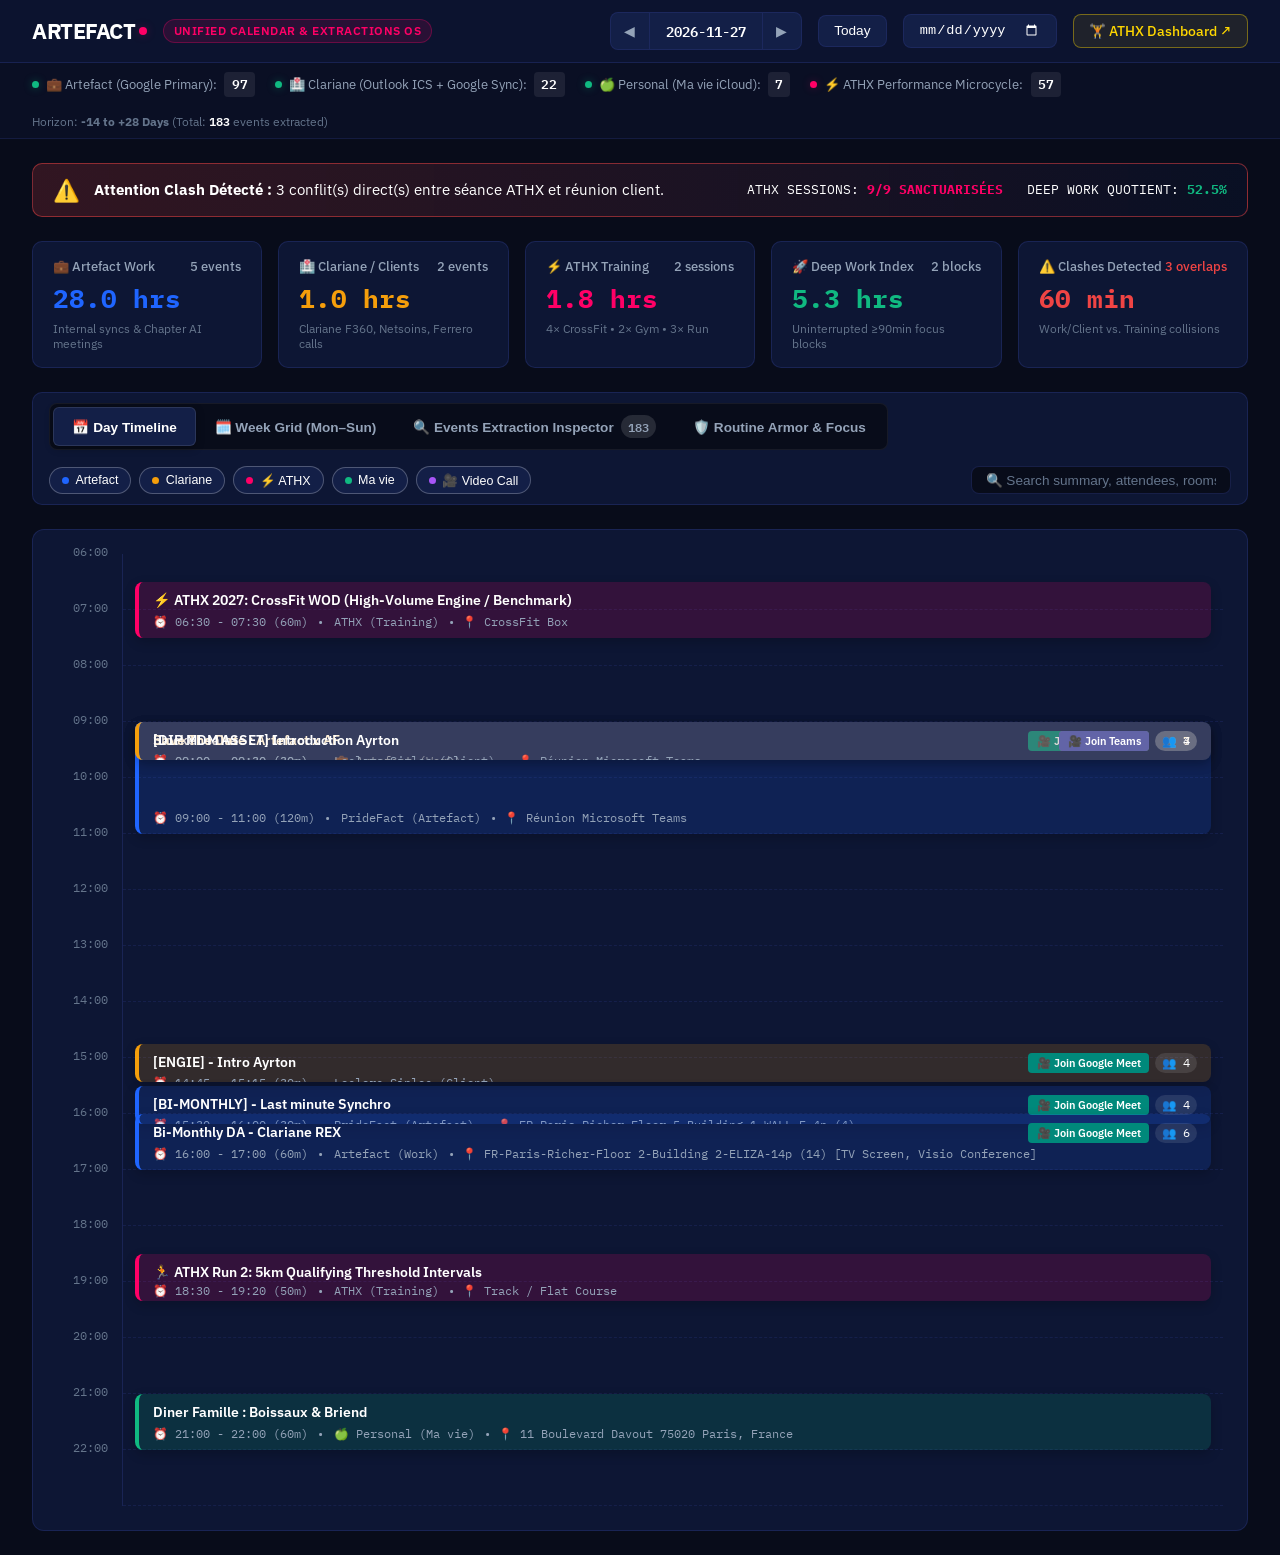
<file: legacy_calendar/calendar_dashboard.html>
<!DOCTYPE html>
<html lang="fr">
<head>
    <meta charset="UTF-8">
    <meta name="viewport" content="width=device-width, initial-scale=1.0">
    <title>ARTEFACT • Unified Multi-Calendar & Events Extraction OS</title>
    <!-- Artefact Brand Typography: IBM Plex Sans & IBM Plex Mono -->
    <link rel="preconnect" href="https://fonts.googleapis.com">
    <link rel="preconnect" href="https://fonts.gstatic.com">
    <link href="https://fonts.googleapis.com/css2?family=IBM+Plex+Sans:wght@300;400;500;600;700&family=IBM+Plex+Mono:wght@400;500;600&display=swap" rel="stylesheet">
    <style>
        :root {
            --bg-base: #080c1a;
            --bg-surface: #0d1634;
            --bg-surface-elevated: #131f47;
            --bg-card: rgba(19, 31, 71, 0.7);
            --border-color: rgba(39, 50, 117, 0.5);
            --border-hover: rgba(255, 0, 102, 0.4);
            
            /* Artefact Signature Brand Palette */
            --artefact-pink: #ff0066;
            --artefact-pink-glow: rgba(255, 0, 102, 0.25);
            --artefact-blue: #1f65ff;
            --artefact-navy: #0d1634;
            --artefact-dark-blue: #273275;
            
            /* Category Accents */
            --col-work: #1f65ff;
            --col-work-bg: rgba(31, 101, 255, 0.15);
            --col-personal: #10b981;
            --col-personal-bg: rgba(16, 185, 129, 0.15);
            --col-client: #f59e0b;
            --col-client-bg: rgba(245, 158, 11, 0.15);
            --col-training: #ff0066;
            --col-training-bg: rgba(255, 0, 102, 0.15);
            --col-free: #06b6d4;
            --col-free-bg: rgba(6, 182, 212, 0.12);
            --col-teams: #6264a7;
            --col-meet: #00897b;

            --text-primary: #ffffff;
            --text-secondary: #94a3b8;
            --text-muted: #64748b;
        }

        * {
            box-sizing: border-box;
            margin: 0;
            padding: 0;
        }

        body {
            background: var(--bg-base);
            color: var(--text-primary);
            font-family: 'IBM Plex Sans', -apple-system, BlinkMacSystemFont, sans-serif;
            min-height: 100vh;
            display: flex;
            flex-direction: column;
            overflow-x: hidden;
        }

        /* Header Navigation */
        header {
            background: rgba(13, 22, 52, 0.85);
            backdrop-filter: blur(12px);
            border-bottom: 1px solid var(--border-color);
            position: sticky;
            top: 0;
            z-index: 100;
            padding: 0.75rem 2rem;
            display: flex;
            align-items: center;
            justify-content: space-between;
            gap: 1.5rem;
            flex-wrap: wrap;
        }

        .brand-container {
            display: flex;
            align-items: center;
            gap: 1rem;
        }

        .brand-logo {
            font-size: 1.35rem;
            font-weight: 700;
            letter-spacing: -0.5px;
            color: #ffffff;
            display: flex;
            align-items: center;
            gap: 0.25rem;
        }

        .brand-logo .dot {
            width: 8px;
            height: 8px;
            border-radius: 50%;
            background: var(--artefact-pink);
            box-shadow: 0 0 10px var(--artefact-pink-glow);
            display: inline-block;
        }

        .brand-tag {
            font-size: 0.75rem;
            font-weight: 600;
            background: rgba(255, 0, 102, 0.12);
            color: var(--artefact-pink);
            border: 1px solid rgba(255, 0, 102, 0.3);
            padding: 0.2rem 0.6rem;
            border-radius: 9999px;
            letter-spacing: 0.5px;
            text-transform: uppercase;
        }

        .nav-controls {
            display: flex;
            align-items: center;
            gap: 1rem;
            flex-wrap: wrap;
        }

        .date-navigator {
            display: flex;
            align-items: center;
            background: var(--bg-surface-elevated);
            border: 1px solid var(--border-color);
            border-radius: 8px;
            overflow: hidden;
        }

        .stepper-btn {
            background: none;
            border: none;
            color: var(--text-secondary);
            padding: 0.5rem 0.85rem;
            cursor: pointer;
            transition: all 0.2s;
            font-size: 0.9rem;
        }

        .stepper-btn:hover {
            color: #ffffff;
            background: rgba(255, 255, 255, 0.08);
        }

        .current-date-display {
            font-family: 'IBM Plex Mono', monospace;
            font-size: 0.88rem;
            font-weight: 600;
            color: #ffffff;
            padding: 0.4rem 1rem;
            border-left: 1px solid var(--border-color);
            border-right: 1px solid var(--border-color);
            white-space: nowrap;
        }

        .pill-btn {
            background: var(--bg-surface-elevated);
            border: 1px solid var(--border-color);
            color: var(--text-primary);
            padding: 0.45rem 0.95rem;
            border-radius: 8px;
            font-size: 0.85rem;
            font-weight: 500;
            cursor: pointer;
            transition: all 0.2s;
            display: inline-flex;
            align-items: center;
            gap: 0.4rem;
        }

        .pill-btn:hover {
            border-color: var(--border-hover);
            background: rgba(255, 0, 102, 0.1);
        }

        .pill-btn.primary {
            background: var(--artefact-pink);
            border-color: var(--artefact-pink);
            color: #ffffff;
            font-weight: 600;
        }

        .pill-btn.primary:hover {
            box-shadow: 0 0 15px var(--artefact-pink-glow);
        }

        /* Calendar Stream Sync Bar */
        .sync-streams-bar {
            background: rgba(13, 22, 52, 0.4);
            border-bottom: 1px solid rgba(39, 50, 117, 0.35);
            padding: 0.55rem 2rem;
            display: flex;
            align-items: center;
            justify-content: space-between;
            gap: 1rem;
            flex-wrap: wrap;
            font-size: 0.82rem;
        }

        .sync-streams-list {
            display: flex;
            align-items: center;
            gap: 1.25rem;
            flex-wrap: wrap;
        }

        .stream-status {
            display: flex;
            align-items: center;
            gap: 0.45rem;
            color: var(--text-secondary);
        }

        .status-dot {
            width: 7px;
            height: 7px;
            border-radius: 50%;
            background: #10b981;
            box-shadow: 0 0 8px rgba(16, 185, 129, 0.4);
        }

        .stream-count {
            font-family: 'IBM Plex Mono', monospace;
            font-weight: 600;
            color: #ffffff;
            background: rgba(255, 255, 255, 0.08);
            padding: 0.1rem 0.45rem;
            border-radius: 4px;
        }

        /* Main Container */
        main {
            max-width: 1720px;
            margin: 0 auto;
            width: 100%;
            padding: 1.5rem 2rem;
            display: flex;
            flex-direction: column;
            gap: 1.5rem;
            flex: 1;
        }

        /* Routine Armor Banner */
        .armor-banner {
            background: linear-gradient(90deg, rgba(31, 101, 255, 0.12) 0%, rgba(13, 22, 52, 0.4) 100%);
            border: 1px solid rgba(31, 101, 255, 0.3);
            border-radius: 10px;
            padding: 0.75rem 1.25rem;
            display: flex;
            align-items: center;
            justify-content: space-between;
            gap: 1rem;
            flex-wrap: wrap;
        }

        .armor-banner.has-clash {
            background: linear-gradient(90deg, rgba(239, 68, 68, 0.18) 0%, rgba(13, 22, 52, 0.4) 100%);
            border-color: rgba(239, 68, 68, 0.5);
        }

        .armor-left {
            display: flex;
            align-items: center;
            gap: 0.85rem;
            font-size: 0.92rem;
        }

        .armor-icon {
            font-size: 1.35rem;
        }

        .armor-stats {
            display: flex;
            align-items: center;
            gap: 1.5rem;
            font-family: 'IBM Plex Mono', monospace;
            font-size: 0.82rem;
        }

        /* KPI Metric Cards */
        .kpi-grid {
            display: grid;
            grid-template-columns: repeat(auto-fit, minmax(230px, 1fr));
            gap: 1rem;
        }

        .kpi-card {
            background: var(--bg-surface);
            border: 1px solid var(--border-color);
            border-radius: 10px;
            padding: 1rem 1.25rem;
            display: flex;
            flex-direction: column;
            gap: 0.4rem;
            transition: all 0.2s;
        }

        .kpi-card:hover {
            border-color: rgba(255, 255, 255, 0.2);
            transform: translateY(-2px);
        }

        .kpi-title {
            font-size: 0.82rem;
            color: var(--text-secondary);
            font-weight: 500;
            display: flex;
            justify-content: space-between;
            align-items: center;
        }

        .kpi-value {
            font-size: 1.65rem;
            font-weight: 700;
            color: #ffffff;
            font-family: 'IBM Plex Mono', monospace;
        }

        .kpi-subtext {
            font-size: 0.74rem;
            color: var(--text-muted);
        }

        /* Calendar Navigation & View Tabs */
        .view-navigation-bar {
            background: var(--bg-surface);
            border: 1px solid var(--border-color);
            border-radius: 10px;
            padding: 0.6rem 1rem;
            display: flex;
            align-items: center;
            justify-content: space-between;
            gap: 1rem;
            flex-wrap: wrap;
        }

        .view-tabs {
            display: flex;
            background: var(--bg-base);
            padding: 3px;
            border-radius: 8px;
            border: 1px solid rgba(255, 255, 255, 0.06);
        }

        .tab-btn {
            background: none;
            border: none;
            color: var(--text-secondary);
            padding: 0.5rem 1.15rem;
            border-radius: 6px;
            font-size: 0.85rem;
            font-weight: 600;
            cursor: pointer;
            transition: all 0.2s;
            display: flex;
            align-items: center;
            gap: 0.45rem;
        }

        .tab-btn.active {
            background: var(--bg-surface-elevated);
            color: #ffffff;
            box-shadow: 0 2px 8px rgba(0, 0, 0, 0.3);
            border: 1px solid rgba(255, 255, 255, 0.1);
        }

        .tab-btn:hover:not(.active) {
            color: #ffffff;
        }

        .tab-badge {
            font-family: 'IBM Plex Mono', monospace;
            font-size: 0.72rem;
            background: rgba(255, 255, 255, 0.12);
            padding: 0.1rem 0.45rem;
            border-radius: 9999px;
        }

        /* Filter Pills */
        .filter-group {
            display: flex;
            align-items: center;
            gap: 0.5rem;
            flex-wrap: wrap;
        }

        .filter-pill {
            background: rgba(255, 255, 255, 0.05);
            border: 1px solid var(--border-color);
            color: var(--text-secondary);
            padding: 0.35rem 0.75rem;
            border-radius: 9999px;
            font-size: 0.78rem;
            font-weight: 500;
            cursor: pointer;
            transition: all 0.2s;
            display: inline-flex;
            align-items: center;
            gap: 0.4rem;
        }

        .filter-pill .indicator {
            width: 7px;
            height: 7px;
            border-radius: 50%;
        }

        .filter-pill.work .indicator { background: var(--col-work); }
        .filter-pill.client .indicator { background: var(--col-client); }
        .filter-pill.training .indicator { background: var(--col-training); }
        .filter-pill.personal .indicator { background: var(--col-personal); }
        .filter-pill.video .indicator { background: #a855f7; }

        .filter-pill.active {
            background: var(--bg-surface-elevated);
            color: #ffffff;
            border-color: rgba(255, 255, 255, 0.25);
        }

        .search-box {
            display: flex;
            align-items: center;
            background: var(--bg-base);
            border: 1px solid var(--border-color);
            border-radius: 8px;
            padding: 0.35rem 0.85rem;
            min-width: 260px;
        }

        .search-input {
            background: none;
            border: none;
            outline: none;
            color: #ffffff;
            font-size: 0.85rem;
            width: 100%;
        }

        .search-input::placeholder {
            color: var(--text-muted);
        }

        /* Content Views */
        .view-content {
            display: none;
        }

        .view-content.active {
            display: block;
        }

        /* VIEW 1: DAY TIMELINE */
        .timeline-container {
            background: var(--bg-surface);
            border: 1px solid var(--border-color);
            border-radius: 12px;
            padding: 1.5rem;
            position: relative;
            overflow-x: auto;
        }

        .hours-grid {
            position: relative;
            min-height: 950px;
            margin-left: 65px;
            border-left: 1px solid var(--border-color);
        }

        .hour-row {
            position: relative;
            height: 56px;
            border-bottom: 1px dashed rgba(39, 50, 117, 0.35);
        }

        .hour-label {
            position: absolute;
            left: -65px;
            top: -10px;
            font-family: 'IBM Plex Mono', monospace;
            font-size: 0.76rem;
            color: var(--text-muted);
            width: 50px;
            text-align: right;
        }

        .event-card {
            position: absolute;
            left: 12px;
            right: 12px;
            border-radius: 8px;
            padding: 0.55rem 0.85rem;
            cursor: pointer;
            transition: all 0.2s;
            overflow: hidden;
            display: flex;
            flex-direction: column;
            justify-content: space-between;
            box-shadow: 0 4px 12px rgba(0, 0, 0, 0.2);
            border-left-width: 4px;
            border-left-style: solid;
        }

        .event-card:hover {
            transform: translateX(4px);
            box-shadow: 0 6px 18px rgba(0, 0, 0, 0.4);
            filter: brightness(1.15);
        }

        .event-card.work {
            background: rgba(31, 101, 255, 0.16);
            border-color: rgba(31, 101, 255, 0.4);
            border-left-color: var(--col-work);
        }

        .event-card.client {
            background: rgba(245, 158, 11, 0.16);
            border-color: rgba(245, 158, 11, 0.4);
            border-left-color: var(--col-client);
        }

        .event-card.training {
            background: rgba(255, 0, 102, 0.16);
            border-color: rgba(255, 0, 102, 0.4);
            border-left-color: var(--col-training);
        }

        .event-card.personal {
            background: rgba(16, 185, 129, 0.16);
            border-color: rgba(16, 185, 129, 0.4);
            border-left-color: var(--col-personal);
        }

        .event-summary {
            font-size: 0.88rem;
            font-weight: 600;
            color: #ffffff;
            white-space: nowrap;
            overflow: hidden;
            text-overflow: ellipsis;
        }

        .event-meta {
            font-family: 'IBM Plex Mono', monospace;
            font-size: 0.74rem;
            color: var(--text-secondary);
            display: flex;
            align-items: center;
            gap: 0.6rem;
            flex-wrap: wrap;
            margin-top: 2px;
        }

        .tag-pill {
            font-size: 0.68rem;
            padding: 0.15rem 0.45rem;
            border-radius: 4px;
            font-weight: 600;
            text-transform: uppercase;
            letter-spacing: 0.3px;
        }

        .btn-join-call {
            background: #6264a7;
            color: #ffffff;
            border: none;
            padding: 0.2rem 0.55rem;
            border-radius: 4px;
            font-size: 0.7rem;
            font-weight: 600;
            cursor: pointer;
            display: inline-flex;
            align-items: center;
            gap: 0.3rem;
            text-decoration: none;
            transition: all 0.2s;
        }

        .btn-join-call:hover {
            background: #7376c7;
        }

        .btn-join-call.meet {
            background: #00897b;
        }

        .btn-join-call.meet:hover {
            background: #009688;
        }

        /* VIEW 2: WEEK GRID */
        .week-grid {
            display: grid;
            grid-template-columns: repeat(7, 1fr);
            gap: 0.75rem;
        }

        .day-column {
            background: var(--bg-surface);
            border: 1px solid var(--border-color);
            border-radius: 10px;
            display: flex;
            flex-direction: column;
            overflow: hidden;
            min-height: 650px;
        }

        .day-column.is-today {
            border-color: var(--artefact-pink);
            box-shadow: 0 0 16px var(--artefact-pink-glow);
        }

        .day-header {
            padding: 0.85rem 0.75rem;
            background: var(--bg-surface-elevated);
            border-bottom: 1px solid var(--border-color);
            text-align: center;
        }

        .day-column.is-today .day-header {
            background: rgba(255, 0, 102, 0.15);
        }

        .day-name {
            font-size: 0.76rem;
            text-transform: uppercase;
            font-weight: 600;
            color: var(--text-secondary);
            letter-spacing: 0.5px;
        }

        .day-date {
            font-size: 1.1rem;
            font-weight: 700;
            color: #ffffff;
            margin-top: 2px;
        }

        .week-events-list {
            padding: 0.65rem;
            display: flex;
            flex-direction: column;
            gap: 0.55rem;
            flex: 1;
            overflow-y: auto;
        }

        /* VIEW 3: EVENTS EXTRACTION FORENSIC TABLE */
        .table-container {
            background: var(--bg-surface);
            border: 1px solid var(--border-color);
            border-radius: 12px;
            overflow: hidden;
        }

        .table-toolbar {
            padding: 1rem 1.5rem;
            background: var(--bg-surface-elevated);
            border-bottom: 1px solid var(--border-color);
            display: flex;
            align-items: center;
            justify-content: space-between;
            gap: 1rem;
            flex-wrap: wrap;
        }

        .extraction-table {
            width: 100%;
            border-collapse: collapse;
            text-align: left;
            font-size: 0.85rem;
        }

        .extraction-table th {
            background: rgba(8, 12, 26, 0.7);
            color: var(--text-secondary);
            font-weight: 600;
            padding: 0.85rem 1rem;
            border-bottom: 1px solid var(--border-color);
            text-transform: uppercase;
            font-size: 0.72rem;
            letter-spacing: 0.5px;
        }

        .extraction-table td {
            padding: 0.85rem 1rem;
            border-bottom: 1px solid rgba(39, 50, 117, 0.3);
            color: var(--text-primary);
            vertical-align: middle;
        }

        .extraction-table tr:hover {
            background: rgba(255, 255, 255, 0.03);
            cursor: pointer;
        }

        .extraction-table tr.selected {
            background: rgba(255, 0, 102, 0.1);
        }

        .source-badge {
            font-size: 0.74rem;
            font-weight: 600;
            padding: 0.25rem 0.6rem;
            border-radius: 6px;
            display: inline-flex;
            align-items: center;
            gap: 0.35rem;
            white-space: nowrap;
        }

        .source-badge.work {
            background: var(--col-work-bg);
            color: #93c5fd;
            border: 1px solid rgba(31, 101, 255, 0.3);
        }

        .source-badge.client {
            background: var(--col-client-bg);
            color: #fcd34d;
            border: 1px solid rgba(245, 158, 11, 0.3);
        }

        .source-badge.training {
            background: var(--col-training-bg);
            color: #f472b6;
            border: 1px solid rgba(255, 0, 102, 0.3);
        }

        .source-badge.personal {
            background: var(--col-personal-bg);
            color: #6ee7b7;
            border: 1px solid rgba(16, 185, 129, 0.3);
        }

        .attendee-badge-count {
            background: rgba(255, 255, 255, 0.1);
            color: #ffffff;
            font-family: 'IBM Plex Mono', monospace;
            font-size: 0.72rem;
            padding: 0.15rem 0.45rem;
            border-radius: 9999px;
            display: inline-flex;
            align-items: center;
            gap: 0.25rem;
        }

        /* VIEW 4: ROUTINE ARMOR & FREE SLOTS */
        .armor-layout {
            display: grid;
            grid-template-columns: 1fr 1fr;
            gap: 1.5rem;
        }

        @media (max-width: 900px) {
            .armor-layout {
                grid-template-columns: 1fr;
            }
        }

        .armor-section-card {
            background: var(--bg-surface);
            border: 1px solid var(--border-color);
            border-radius: 12px;
            padding: 1.5rem;
            display: flex;
            flex-direction: column;
            gap: 1rem;
        }

        .clash-card {
            background: rgba(239, 68, 68, 0.1);
            border: 1px solid rgba(239, 68, 68, 0.35);
            border-radius: 8px;
            padding: 1rem;
            display: flex;
            flex-direction: column;
            gap: 0.5rem;
        }

        .free-slot-card {
            background: rgba(6, 182, 212, 0.08);
            border: 1px solid rgba(6, 182, 212, 0.3);
            border-radius: 8px;
            padding: 0.85rem 1rem;
            display: flex;
            justify-content: space-between;
            align-items: center;
        }

        /* Slide-over Event Dossier Drawer */
        .drawer-overlay {
            position: fixed;
            top: 0;
            left: 0;
            right: 0;
            bottom: 0;
            background: rgba(0, 0, 0, 0.7);
            backdrop-filter: blur(4px);
            z-index: 200;
            display: none;
            justify-content: flex-end;
        }

        .drawer-overlay.open {
            display: flex;
        }

        .drawer-panel {
            width: 100%;
            max-width: 600px;
            background: var(--bg-surface-elevated);
            height: 100%;
            border-left: 1px solid var(--border-color);
            box-shadow: -10px 0 30px rgba(0, 0, 0, 0.6);
            display: flex;
            flex-direction: column;
            overflow-y: auto;
            padding: 2rem;
            gap: 1.5rem;
            animation: slideIn 0.25s ease-out;
        }

        @keyframes slideIn {
            from { transform: translateX(100%); }
            to { transform: translateX(0); }
        }

        .drawer-header {
            display: flex;
            justify-content: space-between;
            align-items: flex-start;
            gap: 1rem;
        }

        .drawer-close {
            background: rgba(255, 255, 255, 0.08);
            border: none;
            color: var(--text-secondary);
            font-size: 1.5rem;
            width: 36px;
            height: 36px;
            border-radius: 8px;
            cursor: pointer;
            display: flex;
            align-items: center;
            justify-content: center;
            transition: all 0.2s;
        }

        .drawer-close:hover {
            background: rgba(255, 0, 102, 0.2);
            color: #ffffff;
        }

        .dossier-section {
            display: flex;
            flex-direction: column;
            gap: 0.6rem;
        }

        .dossier-label {
            font-size: 0.75rem;
            text-transform: uppercase;
            font-weight: 600;
            color: var(--text-muted);
            letter-spacing: 0.5px;
        }

        .dossier-box {
            background: var(--bg-surface);
            border: 1px solid var(--border-color);
            border-radius: 8px;
            padding: 0.85rem 1rem;
            font-size: 0.88rem;
            line-height: 1.5;
            color: var(--text-primary);
        }

        .attendee-list {
            display: flex;
            flex-direction: column;
            gap: 0.45rem;
            max-height: 220px;
            overflow-y: auto;
        }

        .attendee-item {
            display: flex;
            align-items: center;
            justify-content: space-between;
            padding: 0.45rem 0.65rem;
            background: rgba(255, 255, 255, 0.03);
            border-radius: 6px;
            font-size: 0.82rem;
        }

        .attendee-status {
            font-size: 0.72rem;
            font-weight: 600;
            padding: 0.15rem 0.45rem;
            border-radius: 4px;
        }

        .attendee-status.accepted { background: rgba(16, 185, 129, 0.2); color: #34d399; }
        .attendee-status.declined { background: rgba(239, 68, 68, 0.2); color: #f87171; }
        .attendee-status.needsAction { background: rgba(245, 158, 11, 0.2); color: #fbbf24; }
        .attendee-status.tentative { background: rgba(148, 163, 184, 0.2); color: #cbd5e1; }

        .raw-json-inspector {
            background: #050814;
            border: 1px solid var(--border-color);
            border-radius: 8px;
            padding: 1rem;
            font-family: 'IBM Plex Mono', monospace;
            font-size: 0.74rem;
            color: #93c5fd;
            max-height: 250px;
            overflow: auto;
            white-space: pre-wrap;
            word-break: break-all;
        }

        .scratchpad {
            width: 100%;
            height: 90px;
            background: var(--bg-surface);
            border: 1px solid var(--border-color);
            border-radius: 8px;
            padding: 0.75rem;
            color: #ffffff;
            font-family: 'IBM Plex Sans', sans-serif;
            font-size: 0.85rem;
            resize: none;
            outline: none;
        }

        .scratchpad:focus {
            border-color: var(--border-hover);
        }

        /* Toast notification */
        .toast-notify {
            position: fixed;
            bottom: 2rem;
            right: 2rem;
            background: var(--bg-surface-elevated);
            color: #ffffff;
            border: 1px solid var(--artefact-pink);
            box-shadow: 0 4px 20px var(--artefact-pink-glow);
            padding: 0.75rem 1.25rem;
            border-radius: 8px;
            font-size: 0.85rem;
            font-weight: 500;
            display: none;
            z-index: 300;
        }

        .toast-notify.show {
            display: block;
            animation: fadeIn 0.2s;
        }
    </style>
</head>
<body>

    <!-- Header Navigation -->
    <header>
        <div class="brand-container">
            <div class="brand-logo">
                ARTEFACT<span class="dot"></span>
            </div>
            <div class="brand-tag">UNIFIED CALENDAR & EXTRACTIONS OS</div>
        </div>

        <div class="nav-controls">
            <div class="date-navigator">
                <button class="stepper-btn" onclick="shiftDate(-1)" title="Previous Day">◀</button>
                <div class="current-date-display" id="currentDateDisplay">Loading...</div>
                <button class="stepper-btn" onclick="shiftDate(1)" title="Next Day">▶</button>
            </div>

            <button class="pill-btn" onclick="goToToday()">Today</button>
            <input type="date" id="datePickerInput" class="pill-btn" style="cursor: pointer; color-scheme: dark;" onchange="handleDatePicker(this.value)">

            <a href="garmin_workout.html" class="pill-btn" style="text-decoration: none; color: #ffd700; border: 1px solid rgba(255, 215, 0, 0.4); background: rgba(255, 215, 0, 0.08);">
                🏋️ ATHX Dashboard ↗
            </a>
        </div>
    </header>

    <!-- Calendar Stream Synchronization Diagnostics Bar -->
    <div class="sync-streams-bar">
        <div class="sync-streams-list">
            <div class="stream-status">
                <span class="status-dot"></span>
                <span>💼 Artefact (Google Primary):</span>
                <span class="stream-count" id="countArtefact">97</span>
            </div>
            <div class="stream-status">
                <span class="status-dot"></span>
                <span>🏥 Clariane (Outlook ICS + Google Sync):</span>
                <span class="stream-count" id="countClariane">22</span>
            </div>
            <div class="stream-status">
                <span class="status-dot"></span>
                <span>🍏 Personal (Ma vie iCloud):</span>
                <span class="stream-count" id="countPersonal">7</span>
            </div>
            <div class="stream-status">
                <span class="status-dot" style="background: var(--artefact-pink); box-shadow: 0 0 8px var(--artefact-pink-glow);"></span>
                <span>⚡ ATHX Performance Microcycle:</span>
                <span class="stream-count" id="countATHX">57</span>
            </div>
        </div>

        <div style="color: var(--text-muted); font-size: 0.78rem;">
            Horizon: <strong>-14 to +28 Days</strong> (Total: <span id="totalEventsCount" style="color: #ffffff; font-weight: 600;">183</span> events extracted)
        </div>
    </div>

    <main>
        <!-- Routine Armor & Conflict Banner -->
        <div class="armor-banner" id="armorBanner">
            <div class="armor-left">
                <span class="armor-icon" id="armorIcon">🛡️</span>
                <span class="armor-text" id="armorText">Auditing routine armor across all 3 calendar streams...</span>
            </div>
            <div class="armor-stats">
                <span>ATHX SESSIONS: <strong style="color: var(--artefact-pink);">9/9 SANCTUARISÉES</strong></span>
                <span>DEEP WORK QUOTIENT: <strong style="color: #10b981;" id="armorDeepPct">100%</strong></span>
            </div>
        </div>

        <!-- KPI Metric Cards for Current View -->
        <div class="kpi-grid">
            <div class="kpi-card">
                <div class="kpi-title">
                    <span>💼 Artefact Work</span>
                    <span id="kpiWorkCount">0 events</span>
                </div>
                <div class="kpi-value" id="kpiWorkHours" style="color: var(--col-work);">0.0 hrs</div>
                <div class="kpi-subtext">Internal syncs & Chapter AI meetings</div>
            </div>

            <div class="kpi-card">
                <div class="kpi-title">
                    <span>🏥 Clariane / Clients</span>
                    <span id="kpiClientCount">0 events</span>
                </div>
                <div class="kpi-value" id="kpiClientHours" style="color: var(--col-client);">0.0 hrs</div>
                <div class="kpi-subtext">Clariane F360, Netsoins, Ferrero calls</div>
            </div>

            <div class="kpi-card">
                <div class="kpi-title">
                    <span>⚡ ATHX Training</span>
                    <span id="kpiTrainingCount">0 sessions</span>
                </div>
                <div class="kpi-value" id="kpiTrainingHours" style="color: var(--col-training);">0.0 hrs</div>
                <div class="kpi-subtext">4× CrossFit • 2× Gym • 3× Run</div>
            </div>

            <div class="kpi-card">
                <div class="kpi-title">
                    <span>🚀 Deep Work Index</span>
                    <span id="kpiDeepSlots">0 blocks</span>
                </div>
                <div class="kpi-value" id="kpiDeepHours" style="color: #10b981;">0.0 hrs</div>
                <div class="kpi-subtext">Uninterrupted ≥90min focus blocks</div>
            </div>

            <div class="kpi-card">
                <div class="kpi-title">
                    <span>⚠️ Clashes Detected</span>
                    <span id="kpiClashCount" style="color: #ef4444;">0 overlaps</span>
                </div>
                <div class="kpi-value" id="kpiClashMinutes" style="color: #ef4444;">0 min</div>
                <div class="kpi-subtext">Work/Client vs. Training collisions</div>
            </div>
        </div>

        <!-- View Navigation Bar & Filters -->
        <div class="view-navigation-bar">
            <!-- 4 Views Focused on Calendar & Extractions -->
            <div class="view-tabs">
                <button class="tab-btn active" id="tabBtnDay" onclick="switchMainView('day')">
                    📅 Day Timeline
                </button>
                <button class="tab-btn" id="tabBtnWeek" onclick="switchMainView('week')">
                    🗓️ Week Grid (Mon–Sun)
                </button>
                <button class="tab-btn" id="tabBtnTable" onclick="switchMainView('table')">
                    🔍 Events Extraction Inspector <span class="tab-badge" id="tableTabCount">183</span>
                </button>
                <button class="tab-btn" id="tabBtnArmor" onclick="switchMainView('armor')">
                    🛡️ Routine Armor & Focus
                </button>
            </div>

            <!-- Filters -->
            <div class="filter-group">
                <button class="filter-pill work active" id="filterWork" onclick="toggleFilter('work')">
                    <span class="indicator"></span> Artefact
                </button>
                <button class="filter-pill client active" id="filterClient" onclick="toggleFilter('client')">
                    <span class="indicator"></span> Clariane
                </button>
                <button class="filter-pill training active" id="filterTraining" onclick="toggleFilter('training')">
                    <span class="indicator"></span> ⚡ ATHX
                </button>
                <button class="filter-pill personal active" id="filterPersonal" onclick="toggleFilter('personal')">
                    <span class="indicator"></span> Ma vie
                </button>
                <button class="filter-pill video active" id="filterVideoOnly" onclick="toggleFilter('videoOnly')">
                    <span class="indicator"></span> 🎥 Video Call
                </button>
            </div>

            <div class="search-box">
                <input type="text" class="search-input" id="globalSearch" placeholder="🔍 Search summary, attendees, rooms..." oninput="handleSearch()">
            </div>
        </div>

        <!-- ================= VIEW 1: DAY TIMELINE ================= -->
        <div class="view-content active" id="view-day">
            <div class="timeline-container">
                <div class="hours-grid" id="hoursGrid">
                    <!-- Rendered dynamically -->
                </div>
            </div>
        </div>

        <!-- ================= VIEW 2: WEEK GRID ================= -->
        <div class="view-content" id="view-week">
            <div class="week-grid" id="weekGrid">
                <!-- 7 columns rendered dynamically -->
            </div>
        </div>

        <!-- ================= VIEW 3: EVENTS EXTRACTION FORENSIC TABLE ================= -->
        <div class="view-content" id="view-table">
            <div class="table-container">
                <div class="table-toolbar">
                    <div style="display: flex; align-items: center; gap: 0.75rem; flex-wrap: wrap;">
                        <span style="font-weight: 600; font-size: 0.95rem; color: #ffffff;">Forensic Events Extraction Registry</span>
                        <span id="filteredTableCount" style="color: var(--text-muted); font-size: 0.82rem;">Showing 0 events</span>
                    </div>

                    <div style="display: flex; align-items: center; gap: 0.75rem;">
                        <button class="pill-btn" onclick="exportEventsJSON()" title="Export filtered events as JSON">
                            📥 Export JSON
                        </button>
                        <button class="pill-btn" onclick="exportEventsCSV()" title="Export filtered events as CSV">
                            📄 Export CSV
                        </button>
                    </div>
                </div>

                <div style="overflow-x: auto;">
                    <table class="extraction-table">
                        <thead>
                            <tr>
                                <th>Date & Time</th>
                                <th>Source Stream</th>
                                <th>Event Summary & Type</th>
                                <th>Video Call</th>
                                <th>Attendees</th>
                                <th>Location / Room</th>
                                <th>Action</th>
                            </tr>
                        </thead>
                        <tbody id="extractionTableBody">
                            <!-- Populated dynamically -->
                        </tbody>
                    </table>
                </div>
            </div>
        </div>

        <!-- ================= VIEW 4: ROUTINE ARMOR & FREE SLOTS ================= -->
        <div class="view-content" id="view-armor">
            <div class="armor-layout">
                <!-- Left: Collisions & Clash Radar -->
                <div class="armor-section-card">
                    <div>
                        <h3 style="font-size: 1.15rem; color: #ffffff; display: flex; align-items: center; gap: 0.5rem;">
                            <span>⚠️</span> Collision & Clash Radar
                        </h3>
                        <p style="font-size: 0.82rem; color: var(--text-secondary); margin-top: 0.25rem;">
                            Detects direct schedule conflicts between non-negotiable ATHX training and work/client meetings.
                        </p>
                    </div>

                    <div id="clashesList" style="display: flex; flex-direction: column; gap: 0.75rem;">
                        <!-- Populated dynamically -->
                    </div>
                </div>

                <!-- Right: Free Deep Work Slots -->
                <div class="armor-section-card">
                    <div>
                        <h3 style="font-size: 1.15rem; color: var(--col-free); display: flex; align-items: center; gap: 0.5rem;">
                            <span>⚡</span> Free Focus & Deep Work Blocks
                        </h3>
                        <p style="font-size: 0.82rem; color: var(--text-secondary); margin-top: 0.25rem;">
                            Uninterrupted windows (≥45 min) across all 3 calendars for high-leverage cognitive work.
                        </p>
                    </div>

                    <div id="freeSlotsList" style="display: flex; flex-direction: column; gap: 0.75rem;">
                        <!-- Populated dynamically -->
                    </div>
                </div>
            </div>
        </div>

    </main>

    <!-- Slide-over Event Dossier Drawer -->
    <div class="drawer-overlay" id="drawerOverlay" onclick="closeDrawer()">
        <div class="drawer-panel" onclick="event.stopPropagation()">
            <div class="drawer-header">
                <div>
                    <div id="drawerSourceBadge"></div>
                    <h2 id="drawerTitle" style="font-size: 1.35rem; color: #ffffff; margin-top: 0.35rem; line-height: 1.3;"></h2>
                    <div id="drawerTime" style="font-family: 'IBM Plex Mono', monospace; font-size: 0.85rem; color: var(--artefact-pink); margin-top: 0.25rem;"></div>
                </div>
                <button class="drawer-close" onclick="closeDrawer()">&times;</button>
            </div>

            <!-- Video Call & Google Calendar Action Buttons -->
            <div style="display: flex; gap: 0.75rem; flex-wrap: wrap;">
                <a id="drawerVideoBtn" href="#" target="_blank" class="btn-join-call" style="padding: 0.55rem 1rem; font-size: 0.85rem; display: none;">
                    🎥 Join Video Call
                </a>
                <a id="drawerGCalBtn" href="#" target="_blank" class="pill-btn" style="padding: 0.55rem 1rem; font-size: 0.85rem; display: none;">
                    🌐 Open in Google Calendar
                </a>
            </div>

            <!-- Organizer -->
            <div class="dossier-section" id="drawerOrganizerSection">
                <div class="dossier-label">👤 Organizer</div>
                <div class="dossier-box" id="drawerOrganizer"></div>
            </div>

            <!-- Attendees Roster -->
            <div class="dossier-section">
                <div class="dossier-label" style="display: flex; justify-content: space-between;">
                    <span>👥 Attendees Roster</span>
                    <span id="drawerAttendeeCount" style="font-family: 'IBM Plex Mono', monospace;"></span>
                </div>
                <div class="attendee-list" id="drawerAttendees"></div>
            </div>

            <!-- Location & Physical Room -->
            <div class="dossier-section" id="drawerLocationSection">
                <div class="dossier-label">📍 Location / Physical Room</div>
                <div class="dossier-box" id="drawerLocation"></div>
            </div>

            <!-- Description / Agenda -->
            <div class="dossier-section">
                <div class="dossier-label">📝 Description & Agenda</div>
                <div class="dossier-box" id="drawerDescription" style="white-space: pre-wrap; font-size: 0.82rem; max-height: 180px; overflow-y: auto;"></div>
            </div>

            <!-- Raw JSON Extraction Payload Viewer -->
            <div class="dossier-section">
                <div class="dossier-label" style="display: flex; justify-content: space-between; align-items: center;">
                    <span>🔍 Raw Extraction Payload (Forensics)</span>
                    <button class="pill-btn" style="font-size: 0.7rem; padding: 0.15rem 0.5rem;" onclick="toggleRawPayload()">Toggle Raw</button>
                </div>
                <pre class="raw-json-inspector" id="drawerRawPayload" style="display: none;"></pre>
            </div>

            <!-- Ayrton's Notes Scratchpad -->
            <div class="dossier-section">
                <div class="dossier-label">✏️ Ayrton's Meeting Notes (Saved Locally)</div>
                <textarea class="scratchpad" id="drawerNotes" placeholder="Type quick notes, action items, or decisions taken..." oninput="saveEventNotes()"></textarea>
            </div>
        </div>
    </div>

    <!-- Toast Notification -->
    <div class="toast-notify" id="toastNotify">Copied!</div>

    <!-- Embedded Dynamic JSON Data -->
    <script>
        const RAW_EVENTS = [{"id": "4uhk513656ms3l9aodr7ok8f20", "source": "💼 Artefact (Work)", "srcKey": "work", "summary": "Peer selection & Self review ", "start": "2026-11-09T00:00:00+01:00", "end": "2026-11-10T00:00:00+01:00", "date": "2026-11-09", "startTime": "00:00", "endTime": "00:00", "durationMin": 1440, "location": "", "description": "", "videoLink": "", "videoPlatform": "", "htmlLink": "https://www.google.com/calendar/event?eid=NHVoazUxMzY1Nm1zM2w5YW9kcjdvazhmMjAgYXlydG9uLmFuZHJlQGFydGVmYWN0LmNvbQ", "attendees": [{"name": "Ayrton Andre", "email": "ayrton.andre@artefact.com", "status": "needsAction", "self": true, "is_resource": false, "optional": false}], "organizer": {"name": "Rahma Benabdelkader", "email": "rahma.benabdelkader@artefact.com", "self": false}, "status": "confirmed", "isAllDay": true, "meetingType": "Calendar Block", "colorId": "", "colorTag": ""}, {"id": "43sbis5oq67o1nb1ue8cjsr7da", "source": "💼 Artefact (Work)", "srcKey": "work", "summary": "Benjamin OOO", "start": "2026-11-12T00:00:00+01:00", "end": "2026-11-13T00:00:00+01:00", "date": "2026-11-12", "startTime": "00:00", "endTime": "00:00", "durationMin": 1440, "location": "", "description": "", "videoLink": "", "videoPlatform": "", "htmlLink": "https://www.google.com/calendar/event?eid=NDNzYmlzNW9xNjdvMW5iMXVlOGNqc3I3ZGEgYXlydG9uLmFuZHJlQGFydGVmYWN0LmNvbQ", "attendees": [{"name": "Thomas Kundolf", "email": "thomas.kundolf@artefact.com", "status": "needsAction", "self": false, "is_resource": false, "optional": false}, {"name": "Edward Toulemonde", "email": "edward.toulemonde@artefact.com", "status": "needsAction", "self": false, "is_resource": false, "optional": false}, {"name": "Ayrton Andre", "email": "ayrton.andre@artefact.com", "status": "needsAction", "self": true, "is_resource": false, "optional": false}, {"name": "Benjamin De-Girolamo", "email": "benjamin.de-girolamo@artefact.com", "status": "accepted", "self": false, "is_resource": false, "optional": false}, {"name": "Thomas Filaire", "email": "thomas.filaire@artefact.com", "status": "accepted", "self": false, "is_resource": false, "optional": false}], "organizer": {"name": "Benjamin De-Girolamo", "email": "benjamin.de-girolamo@artefact.com", "self": false}, "status": "confirmed", "isAllDay": true, "meetingType": "Calendar Block", "colorId": "", "colorTag": ""}, {"id": "683vv0s83kii145o1df7b66r34_20261113", "source": "💼 Artefact (Work)", "srcKey": "work", "summary": "Office", "start": "2026-11-13T00:00:00+01:00", "end": "2026-11-14T00:00:00+01:00", "date": "2026-11-13", "startTime": "00:00", "endTime": "00:00", "durationMin": 1440, "location": "", "description": "", "videoLink": "", "videoPlatform": "", "htmlLink": "https://www.google.com/calendar/event?eid=NjgzdnYwczgza2lpMTQ1bzFkZjdiNjZyMzRfMjAyNjExMTMgYXlydG9uLmFuZHJlQGFydGVmYWN0LmNvbQ", "attendees": [], "organizer": {"name": "Ayrton Andre", "email": "ayrton.andre@artefact.com", "self": true}, "status": "confirmed", "isAllDay": true, "meetingType": "Calendar Block", "colorId": "", "colorTag": ""}, {"id": "ckksnl5fm9hqemfgrnhhgn3jas_20261113T053000Z", "source": "ATHX (Training)", "srcKey": "training", "summary": "⚡ ATHX 2027: CrossFit WOD (High-Volume Engine / Benchmark)", "start": "2026-11-13T06:30:00+01:00", "end": "2026-11-13T07:30:00+01:00", "date": "2026-11-13", "startTime": "06:30", "endTime": "07:30", "durationMin": 60, "location": "CrossFit Box", "description": "🎯 ATHX 2027: CrossFit Morning Session\nTime: 06:30 – 07:30\n\n⚡ Focus & Athletic Intent:\n• Box capstone WOD (Classic benchmark, chipper, or team/partner conditioning)\n• High metabolic output before the weekend\n• Pacing strategy and mental resilience", "videoLink": "", "videoPlatform": "", "htmlLink": "https://www.google.com/calendar/event?eid=Y2trc25sNWZtOWhxZW1mZ3JuaGhnbjNqYXNfMjAyNjExMTNUMDUzMDAwWiBheXJ0b24uYW5kcmVAYXJ0ZWZhY3QuY29t", "attendees": [], "organizer": {"name": "Ayrton Andre", "email": "ayrton.andre@artefact.com", "self": true}, "status": "confirmed", "isAllDay": false, "meetingType": "Workout", "colorId": "8", "colorTag": "Me-time"}, {"id": "j6lh4t981fep2bjigh0vhaqb98", "source": "PrideFact (Artefact)", "srcKey": "work", "summary": "[CLARIANE] - Faire GIF Planning", "start": "2026-11-13T09:00:00+01:00", "end": "2026-11-13T10:00:00+01:00", "date": "2026-11-13", "startTime": "09:00", "endTime": "10:00", "durationMin": 60, "location": "", "description": "", "videoLink": "https://meet.google.com/oax-hfer-jtt", "videoPlatform": "Google Meet", "htmlLink": "https://www.google.com/calendar/event?eid=ajZsaDR0OTgxZmVwMmJqaWdoMHZoYXFiOTggYXlydG9uLmFuZHJlQGFydGVmYWN0LmNvbQ", "attendees": [{"name": "Edward Toulemonde", "email": "edward.toulemonde@artefact.com", "status": "needsAction", "self": false, "is_resource": false, "optional": false}, {"name": "Ayrton Andre", "email": "ayrton.andre@artefact.com", "status": "accepted", "self": true, "is_resource": false, "optional": false}], "organizer": {"name": "Ayrton Andre", "email": "ayrton.andre@artefact.com", "self": true}, "status": "confirmed", "isAllDay": false, "meetingType": "Client Call", "colorId": "11", "colorTag": "[PRIDEFACT]"}, {"id": "4et8pvdqna1l04u85j0ca399a7", "source": "GE Enterprise (Artefact)", "srcKey": "work", "summary": "GE Connecteurs Ayrton x Brieuc", "start": "2026-11-13T11:00:00+01:00", "end": "2026-11-13T11:30:00+01:00", "date": "2026-11-13", "startTime": "11:00", "endTime": "11:30", "durationMin": 30, "location": "", "description": "", "videoLink": "https://meet.google.com/dwo-wdxx-eaw", "videoPlatform": "Google Meet", "htmlLink": "https://www.google.com/calendar/event?eid=NGV0OHB2ZHFuYTFsMDR1ODVqMGNhMzk5YTcgYXlydG9uLmFuZHJlQGFydGVmYWN0LmNvbQ", "attendees": [{"name": "Ayrton Andre", "email": "ayrton.andre@artefact.com", "status": "accepted", "self": true, "is_resource": false, "optional": false}, {"name": "Brieuc Bourguignat", "email": "brieuc.bourguignat@artefact.com", "status": "accepted", "self": false, "is_resource": false, "optional": false}], "organizer": {"name": "Brieuc Bourguignat", "email": "brieuc.bourguignat@artefact.com", "self": false}, "status": "confirmed", "isAllDay": false, "meetingType": "Meeting", "colorId": "6", "colorTag": "Team Work"}, {"id": "32v0q49qf7kkvufa0mh4qmdgvs", "source": "Leclerc Siplec (Client)", "srcKey": "client", "summary": "Sync CMA CGM", "start": "2026-11-13T12:00:00+01:00", "end": "2026-11-13T12:30:00+01:00", "date": "2026-11-13", "startTime": "12:00", "endTime": "12:30", "durationMin": 30, "location": "", "description": "", "videoLink": "https://meet.google.com/iee-rwxk-pde", "videoPlatform": "Google Meet", "htmlLink": "https://www.google.com/calendar/event?eid=MzJ2MHE0OXFmN2trdnVmYTBtaDRxbWRndnMgYXlydG9uLmFuZHJlQGFydGVmYWN0LmNvbQ", "attendees": [{"name": "Idriss Rachid", "email": "idriss.rachid@artefact.com", "status": "accepted", "self": false, "is_resource": false, "optional": false}, {"name": "Ayrton Andre", "email": "ayrton.andre@artefact.com", "status": "accepted", "self": true, "is_resource": false, "optional": false}, {"name": "Guillaume Digoin", "email": "guillaume.digoin@artefact.com", "status": "accepted", "self": false, "is_resource": false, "optional": false}, {"name": "Alexis Cappe", "email": "alexis.cappe@artefact.com", "status": "accepted", "self": false, "is_resource": false, "optional": false}, {"name": "Mohamed Jebali", "email": "mohamed.jebali@artefact.com", "status": "accepted", "self": false, "is_resource": false, "optional": false}], "organizer": {"name": "Guillaume Digoin", "email": "guillaume.digoin@artefact.com", "self": false}, "status": "confirmed", "isAllDay": false, "meetingType": "Meeting", "colorId": "7", "colorTag": "[MAIN MISSION]"}, {"id": "61qa13uh639h6uc585fiimmrg0", "source": "💼 Artefact (Work)", "srcKey": "work", "summary": "Wellbeing: Unlock your potential by lightening your mental load", "start": "2026-11-13T17:00:00+01:00", "end": "2026-11-13T18:00:00+01:00", "date": "2026-11-13", "startTime": "17:00", "endTime": "18:00", "durationMin": 60, "location": "Remote only", "description": "<b>Training Day</b><br><b><br></b><br>This one hour session helps you understand the mechanisms of mental load, decode warning signals and adopt appropriate organizationak methods to sustainably reconcile weel-being and performance.", "videoLink": "https://meet.google.com/ouq-zjpb-msi", "videoPlatform": "Google Meet", "htmlLink": "https://www.google.com/calendar/event?eid=NjFxYTEzdWg2MzloNnVjNTg1ZmlpbW1yZzAgYXlydG9uLmFuZHJlQGFydGVmYWN0LmNvbQ", "attendees": [{"name": "Ayrton Andre", "email": "ayrton.andre@artefact.com", "status": "needsAction", "self": true, "is_resource": false, "optional": false}], "organizer": {"name": "Learning", "email": "learning@artefact.com", "self": false}, "status": "confirmed", "isAllDay": false, "meetingType": "Meeting", "colorId": "", "colorTag": ""}, {"id": "iaucvgq8s656cn8jho9qk41hs8_20261113T173000Z", "source": "ATHX (Training)", "srcKey": "training", "summary": "🏃 ATHX Run 2: 5km Qualifying Threshold Intervals", "start": "2026-11-13T18:30:00+01:00", "end": "2026-11-13T19:20:00+01:00", "date": "2026-11-13", "startTime": "18:30", "endTime": "19:20", "durationMin": 50, "location": "Track / Flat Course", "description": "Warm-up: 1.0 km easy jog\nMain Work: 4–5 × 1,000m @ 4:25–4:35/km (90s rest)\nCool-down: 1.0 km jog (~6.5 km total)\nPurpose: Bridge 37s/km gap to 4:30/km standard.", "videoLink": "", "videoPlatform": "", "htmlLink": "https://www.google.com/calendar/event?eid=aWF1Y3ZncThzNjU2Y244amhvOXFrNDFoczhfMjAyNjExMTNUMTczMDAwWiBheXJ0b24uYW5kcmVAYXJ0ZWZhY3QuY29t", "attendees": [], "organizer": {"name": "Ayrton Andre", "email": "ayrton.andre@artefact.com", "self": true}, "status": "confirmed", "isAllDay": false, "meetingType": "Workout", "colorId": "8", "colorTag": "Me-time"}, {"id": "_8p1kcga58d1k2b9h852jib9k74r4ab9p8l130b9k6cpjgd9k64rj6chn8o", "source": "Artefact (Work)", "srcKey": "work", "summary": "Hackathon : Adopt AI for Health", "start": "2026-11-14T08:45:00+01:00", "end": "2026-11-14T16:15:00+01:00", "date": "2026-11-14", "startTime": "08:45", "endTime": "16:15", "durationMin": 450, "location": "5 Rue la Boétie\n75008 Paris, France", "description": "", "videoLink": "", "videoPlatform": "", "htmlLink": "https://www.google.com/calendar/event?eid=XzhwMWtjZ2E1OGQxazJiOWg4NTJqaWI5azc0cjRhYjlwOGwxMzBiOWs2Y3BqZ2Q5azY0cmo2Y2huOG8gYXlydG9uLmFuZHJlQGFydGVmYWN0LmNvbQ", "attendees": [], "organizer": {"name": "Ayrton Andre", "email": "ayrton.andre@artefact.com", "self": true}, "status": "confirmed", "isAllDay": false, "meetingType": "Calendar Block", "colorId": "3", "colorTag": "[ARTEFACT INTERNAL]"}, {"id": "_84ok4g9g8os3cb9n8l0kcb9k8op44b9o84s3eb9o6h14ae9p711j8chh88", "source": "🍏 Personal (Ma vie)", "srcKey": "personal", "summary": "Votre commande pour la Fondation Cartier pour l'art contemporain", "start": "2026-11-14T14:00:00+01:00", "end": "2026-11-14T15:00:00+01:00", "date": "2026-11-14", "startTime": "14:00", "endTime": "15:00", "durationMin": 60, "location": "Fondation Cartier\n2 Place du Palais Royal, 75001 Paris, France", "description": "", "videoLink": "", "videoPlatform": "", "htmlLink": "https://www.google.com/calendar/event?eid=Xzg0b2s0ZzlnOG9zM2NiOW44bDBrY2I5azhvcDQ0YjlvODRzM2ViOW82aDE0YWU5cDcxMWo4Y2hoODggMXA2NHZ0a3JuYnZjYzhiNjE3aGx0amU5aDc0OGQ2c2VAaQ", "attendees": [], "organizer": {"name": "Ma vie", "email": "1p64vtkrnbvcc8b617hltje9h748d6se@import.calendar.google.com", "self": true}, "status": "confirmed", "isAllDay": false, "meetingType": "Calendar Block", "colorId": "", "colorTag": ""}, {"id": "r5eh4321u0cliesjctmk4q80hk_20261114T151500Z", "source": "ATHX (Training)", "srcKey": "training", "summary": "🏋️ ATHX 2027: CrossFit Big WOD", "start": "2026-11-14T16:15:00+01:00", "end": "2026-11-14T17:45:00+01:00", "date": "2026-11-14", "startTime": "16:15", "endTime": "17:45", "durationMin": 90, "location": "CrossFit Box", "description": "", "videoLink": "", "videoPlatform": "", "htmlLink": "https://www.google.com/calendar/event?eid=cjVlaDQzMjF1MGNsaWVzamN0bWs0cTgwaGtfMjAyNjExMTRUMTUxNTAwWiBheXJ0b24uYW5kcmVAYXJ0ZWZhY3QuY29t", "attendees": [], "organizer": {"name": "Ayrton Andre", "email": "ayrton.andre@artefact.com", "self": true}, "status": "confirmed", "isAllDay": false, "meetingType": "Workout", "colorId": "8", "colorTag": "Me-time"}, {"id": "tqd3a0td1dv5vi13vck5rsepkk_20261115T083000Z", "source": "ATHX (Training)", "srcKey": "training", "summary": "🏃 ATHX Run 3: Lighter Zone 2 5K (Active Recovery)", "start": "2026-11-15T09:30:00+01:00", "end": "2026-11-15T10:15:00+01:00", "date": "2026-11-15", "startTime": "09:30", "endTime": "10:15", "durationMin": 45, "location": "Park / Easy Trail", "description": "Distance: Exactly 5.0 km easy continuous run @ 5:50–6:20/km\n• Heart Rate: Strictly Zone 2 (<140 bpm, conversational)\n• Purpose: Active recovery flush, bringing weekly mileage to ~17 km\n• Follow with 20 min hip/ankle mobility.", "videoLink": "", "videoPlatform": "", "htmlLink": "https://www.google.com/calendar/event?eid=dHFkM2EwdGQxZHY1dmkxM3ZjazVyc2Vwa2tfMjAyNjExMTVUMDgzMDAwWiBheXJ0b24uYW5kcmVAYXJ0ZWZhY3QuY29t", "attendees": [], "organizer": {"name": "Ayrton Andre", "email": "ayrton.andre@artefact.com", "self": true}, "status": "confirmed", "isAllDay": false, "meetingType": "Workout", "colorId": "8", "colorTag": "Me-time"}, {"id": "3fupfg0cmcf4b7n44t8vikbi81", "source": "💼 Artefact (Work)", "srcKey": "work", "summary": "Self review & Peer review ", "start": "2026-11-16T00:00:00+01:00", "end": "2026-11-17T00:00:00+01:00", "date": "2026-11-16", "startTime": "00:00", "endTime": "00:00", "durationMin": 1440, "location": "", "description": "", "videoLink": "", "videoPlatform": "", "htmlLink": "https://www.google.com/calendar/event?eid=M2Z1cGZnMGNtY2Y0YjduNDR0OHZpa2JpODEgYXlydG9uLmFuZHJlQGFydGVmYWN0LmNvbQ", "attendees": [{"name": "Ayrton Andre", "email": "ayrton.andre@artefact.com", "status": "needsAction", "self": true, "is_resource": false, "optional": false}], "organizer": {"name": "Rahma Benabdelkader", "email": "rahma.benabdelkader@artefact.com", "self": false}, "status": "confirmed", "isAllDay": true, "meetingType": "Calendar Block", "colorId": "", "colorTag": ""}, {"id": "c65jvfilisr5pk41ug4j8td30k_20261116", "source": "Clariane (Client)", "srcKey": "client", "summary": "Clariane (Office)", "start": "2026-11-16T00:00:00+01:00", "end": "2026-11-17T00:00:00+01:00", "date": "2026-11-16", "startTime": "00:00", "endTime": "00:00", "durationMin": 1440, "location": "", "description": "", "videoLink": "", "videoPlatform": "", "htmlLink": "https://www.google.com/calendar/event?eid=YzY1anZmaWxpc3I1cGs0MXVnNGo4dGQzMGtfMjAyNjExMTYgYXlydG9uLmFuZHJlQGFydGVmYWN0LmNvbQ", "attendees": [], "organizer": {"name": "Ayrton Andre", "email": "ayrton.andre@artefact.com", "self": true}, "status": "confirmed", "isAllDay": true, "meetingType": "Client Call", "colorId": "", "colorTag": ""}, {"id": "gb45nqs5e8f0neicr37ftimff8_20261116T053000Z", "source": "ATHX (Training)", "srcKey": "training", "summary": "⚡ ATHX 2027: CrossFit WOD (Conditioning & Barbell Cycling)", "start": "2026-11-16T06:30:00+01:00", "end": "2026-11-16T07:30:00+01:00", "date": "2026-11-16", "startTime": "06:30", "endTime": "07:30", "durationMin": 60, "location": "CrossFit Box", "description": "🎯 ATHX 2027: CrossFit Morning Session\nTime: 06:30 – 07:30\n\n⚡ Focus & Athletic Intent:\n• High-output anaerobic threshold & lactic acid buffering\n• Barbell cycling efficiency under fatigue (Cleans, Snatches, Thrusters)\n• Movement economy & pacing strategy", "videoLink": "", "videoPlatform": "", "htmlLink": "https://www.google.com/calendar/event?eid=Z2I0NW5xczVlOGYwbmVpY3IzN2Z0aW1mZjhfMjAyNjExMTZUMDUzMDAwWiBheXJ0b24uYW5kcmVAYXJ0ZWZhY3QuY29t", "attendees": [], "organizer": {"name": "Ayrton Andre", "email": "ayrton.andre@artefact.com", "self": true}, "status": "confirmed", "isAllDay": false, "meetingType": "Workout", "colorId": "8", "colorTag": "Me-time"}, {"id": "0aksbgvd2h8rf67h6qqk8n525a_20261116T100000Z", "source": "Counseling & HR (Artefact)", "srcKey": "work", "summary": "[Counselling] - Ayrton → Roland", "start": "2026-11-16T11:30:00+01:00", "end": "2026-11-16T12:00:00+01:00", "date": "2026-11-16", "startTime": "11:30", "endTime": "12:00", "durationMin": 30, "location": "FR-Paris-Richer-Floor 5-Building 1-MARVIN-7p (7) [TV Screen, Visio Conference]", "description": "", "videoLink": "https://meet.google.com/nzw-pktr-ekg", "videoPlatform": "Google Meet", "htmlLink": "https://www.google.com/calendar/event?eid=MGFrc2JndmQyaDhyZjY3aDZxcWs4bjUyNWFfMjAyNjExMTZUMTAwMDAwWiBheXJ0b24uYW5kcmVAYXJ0ZWZhY3QuY29t", "attendees": [{"name": "Ayrton Andre", "email": "ayrton.andre@artefact.com", "status": "accepted", "self": true, "is_resource": false, "optional": false}, {"name": "Roland Juilhard", "email": "roland.juilhard@artefact.com", "status": "accepted", "self": false, "is_resource": false, "optional": false}, {"name": "FR-Paris-Richer-Floor 5-Building 1-MARVIN-7p (7) [TV Screen, Visio Conference]", "email": "c_188f7as8dujbcis1ga8j2ocni13oa@resource.calendar.google.com", "status": "accepted", "self": false, "is_resource": true, "optional": false}], "organizer": {"name": "Ayrton Andre", "email": "ayrton.andre@artefact.com", "self": true}, "status": "confirmed", "isAllDay": false, "meetingType": "Meeting", "colorId": "2", "colorTag": "[COUNSELING/HR]"}, {"id": "_6so34d1l6op32b9m8orj0b9k8orjab9o8gpk6ba288sjee9g70sj2gi474", "source": "🍏 Personal (Ma vie)", "srcKey": "personal", "summary": "Rendez-vous chez Dr Pierre RUBINSTEIN", "start": "2026-11-16T14:00:00+01:00", "end": "2026-11-16T14:15:00+01:00", "date": "2026-11-16", "startTime": "14:00", "endTime": "14:15", "durationMin": 15, "location": "5 Rue d'Aumale, 75009 Paris-9E-Arrondissement", "description": "Informations pratiques :\n* Au Rez-de-chaussée\n* Sans ascenseur\n* Interphone: Cabinet Médical\n* Code : 2368A\n\nAutres informations :\n* Première porte à gauche en entrant dans l'immeuble.\n\nPour annuler ou déplacer votre RDV, cliquez sur le lien ci-dessous :\nhttps://www.doctolib.fr/guest_access/jZfnWHz2?anonymous_origin=ics_attachment\n\nVia Doctolib", "videoLink": "", "videoPlatform": "", "htmlLink": "https://www.google.com/calendar/event?eid=XzZzbzM0ZDFsNm9wMzJiOW04b3JqMGI5azhvcmphYjlvOGdwazZiYTI4OHNqZWU5Zzcwc2oyZ2k0NzQgMXA2NHZ0a3JuYnZjYzhiNjE3aGx0amU5aDc0OGQ2c2VAaQ", "attendees": [], "organizer": {"name": "Ma vie", "email": "1p64vtkrnbvcc8b617hltje9h748d6se@import.calendar.google.com", "self": true}, "status": "confirmed", "isAllDay": false, "meetingType": "Calendar Block", "colorId": "", "colorTag": ""}, {"id": "3vth71tjtul49bmcni72oq3l55", "source": "GE Enterprise (Artefact)", "srcKey": "work", "summary": "[GE] - EOM - Camille / Ayrton", "start": "2026-11-16T15:30:00+01:00", "end": "2026-11-16T16:00:00+01:00", "date": "2026-11-16", "startTime": "15:30", "endTime": "16:00", "durationMin": 30, "location": "FR-Paris-Richer-Floor 5-Building 1-JOE-6p (6) [TV Screen, Visio Conference]", "description": "", "videoLink": "https://meet.google.com/hyj-bicf-nqa", "videoPlatform": "Google Meet", "htmlLink": "https://www.google.com/calendar/event?eid=M3Z0aDcxdGp0dWw0OWJtY25pNzJvcTNsNTUgYXlydG9uLmFuZHJlQGFydGVmYWN0LmNvbQ", "attendees": [{"name": "Camille Kugler", "email": "camille.kugler@artefact.com", "status": "accepted", "self": false, "is_resource": false, "optional": false}, {"name": "Ayrton Andre", "email": "ayrton.andre@artefact.com", "status": "accepted", "self": true, "is_resource": false, "optional": false}, {"name": "FR-Paris-Richer-Floor 5-Building 1-JOE-6p (6) [TV Screen, Visio Conference]", "email": "artefact.com_3933353437383138343731@resource.calendar.google.com", "status": "accepted", "self": false, "is_resource": true, "optional": false}], "organizer": {"name": "Ayrton Andre", "email": "ayrton.andre@artefact.com", "self": true}, "status": "confirmed", "isAllDay": false, "meetingType": "Meeting", "colorId": "6", "colorTag": "Team Work"}, {"id": "5hj63rllg77jsib9sl6j0ajhdm", "source": "Leclerc Siplec (Client)", "srcKey": "client", "summary": "Sync Mistral CMA CGM", "start": "2026-11-16T16:00:00+01:00", "end": "2026-11-16T17:00:00+01:00", "date": "2026-11-16", "startTime": "16:00", "endTime": "17:00", "durationMin": 60, "location": "", "description": "Point tech et démo sur Mistral / Maia interface.", "videoLink": "https://meet.google.com/ase-cmsh-avt", "videoPlatform": "Google Meet", "htmlLink": "https://www.google.com/calendar/event?eid=NWhqNjNybGxnNzdqc2liOXNsNmowYWpoZG0gYXlydG9uLmFuZHJlQGFydGVmYWN0LmNvbQ", "attendees": [{"name": "Idriss Rachid", "email": "idriss.rachid@artefact.com", "status": "needsAction", "self": false, "is_resource": false, "optional": true}, {"name": "Ayrton Andre", "email": "ayrton.andre@artefact.com", "status": "accepted", "self": true, "is_resource": false, "optional": false}, {"name": "Guillaume Digoin", "email": "guillaume.digoin@artefact.com", "status": "needsAction", "self": false, "is_resource": false, "optional": true}, {"name": "Alexis Cappe", "email": "alexis.cappe@artefact.com", "status": "accepted", "self": false, "is_resource": false, "optional": false}, {"name": "Mohamed Jebali", "email": "mohamed.jebali@artefact.com", "status": "accepted", "self": false, "is_resource": false, "optional": false}], "organizer": {"name": "Mohamed Jebali", "email": "mohamed.jebali@artefact.com", "self": false}, "status": "confirmed", "isAllDay": false, "meetingType": "Meeting", "colorId": "7", "colorTag": "[MAIN MISSION]"}, {"id": "3r1an3ire220i4r3ol75l02dgc", "source": "Leclerc Siplec (Client)", "srcKey": "client", "summary": "Prep oral CMA", "start": "2026-11-16T18:00:00+01:00", "end": "2026-11-16T18:30:00+01:00", "date": "2026-11-16", "startTime": "18:00", "endTime": "18:30", "durationMin": 30, "location": "", "description": "", "videoLink": "https://meet.google.com/bng-ajwu-jey", "videoPlatform": "Google Meet", "htmlLink": "https://www.google.com/calendar/event?eid=M3IxYW4zaXJlMjIwaTRyM29sNzVsMDJkZ2MgYXlydG9uLmFuZHJlQGFydGVmYWN0LmNvbQ", "attendees": [{"name": "Idriss Rachid", "email": "idriss.rachid@artefact.com", "status": "needsAction", "self": false, "is_resource": false, "optional": false}, {"name": "Ayrton Andre", "email": "ayrton.andre@artefact.com", "status": "accepted", "self": true, "is_resource": false, "optional": false}, {"name": "Guillaume Digoin", "email": "guillaume.digoin@artefact.com", "status": "accepted", "self": false, "is_resource": false, "optional": false}, {"name": "Alexis Cappe", "email": "alexis.cappe@artefact.com", "status": "accepted", "self": false, "is_resource": false, "optional": false}, {"name": "Alexandre Thion-De-La-Chaume", "email": "alexandre.thion-de-la-chaume@artefact.com", "status": "needsAction", "self": false, "is_resource": false, "optional": false}], "organizer": {"name": "Guillaume Digoin", "email": "guillaume.digoin@artefact.com", "self": false}, "status": "confirmed", "isAllDay": false, "meetingType": "Meeting", "colorId": "7", "colorTag": "[MAIN MISSION]"}, {"id": "dcmudnn8h1uok6eohpq8e5916g_20261117", "source": "💼 Artefact (Work)", "srcKey": "work", "summary": "Office", "start": "2026-11-17T00:00:00+01:00", "end": "2026-11-18T00:00:00+01:00", "date": "2026-11-17", "startTime": "00:00", "endTime": "00:00", "durationMin": 1440, "location": "", "description": "", "videoLink": "", "videoPlatform": "", "htmlLink": "https://www.google.com/calendar/event?eid=ZGNtdWRubjhoMXVvazZlb2hwcThlNTkxNmdfMjAyNjExMTcgYXlydG9uLmFuZHJlQGFydGVmYWN0LmNvbQ", "attendees": [], "organizer": {"name": "Ayrton Andre", "email": "ayrton.andre@artefact.com", "self": true}, "status": "confirmed", "isAllDay": true, "meetingType": "Calendar Block", "colorId": "", "colorTag": ""}, {"id": "62qd0ee1tmr4q1j7mtv6brn0bk_20261117T053000Z", "source": "ATHX (Training)", "srcKey": "training", "summary": "🏋️ ATHX 2027: Gym Session A (Squats & S2O Overhead Power)", "start": "2026-11-17T06:30:00+01:00", "end": "2026-11-17T07:30:00+01:00", "date": "2026-11-17", "startTime": "06:30", "endTime": "07:30", "durationMin": 60, "location": "Gym", "description": "🎯 ATHX 2027: Gym Session A (Squats & S2O Overhead Power)\nRationale: Quads at 4.5 sets/wk vs MEV 8.0. Target +1.25 kg/wk progression to eliminate the -38.7 kg squat deficit.\n\n⚡ Warm-up (5–8 min):\n• Dynamic hip mobility, ankle dorsiflexion, and bodyweight squats\n\n🏋️ Working Sets & Target Weights:\n1. Barbell Back Squat: 4 × 6 @ 77.5–82.5 kg (75–80% e1RM)\n2. Bulgarian Split Squat: 3 × 8 / leg @ 2 × 18–22 kg DBs\n3. Shoulder-to-Overhead (Push Press): 4 × 5 @ 45–50 kg (dip-drive & explosive lockout)\n4. Leg Extension: 3 × 12–15 @ RPE 8.5–9 (strict quad hypertrophy)\n5. Hanging Leg Raises / Ab Wheel: 3 × 12–15\n\n⏱️ Rest: 2–3 min on Back Squat & Push Press; 60–90s on accessories.", "videoLink": "", "videoPlatform": "", "htmlLink": "https://www.google.com/calendar/event?eid=NjJxZDBlZTF0bXI0cTFqN210djZicm4wYmtfMjAyNjExMTdUMDUzMDAwWiBheXJ0b24uYW5kcmVAYXJ0ZWZhY3QuY29t", "attendees": [], "organizer": {"name": "Ayrton Andre", "email": "ayrton.andre@artefact.com", "self": true}, "status": "confirmed", "isAllDay": false, "meetingType": "Workout", "colorId": "8", "colorTag": "Me-time"}, {"id": "5oon2qqq6bha43td77dnojfoen", "source": "Clariane (Client)", "srcKey": "client", "summary": "Thomas / Ayrton - Care Dispensing", "start": "2026-11-17T14:00:00+01:00", "end": "2026-11-17T14:30:00+01:00", "date": "2026-11-17", "startTime": "14:00", "endTime": "14:30", "durationMin": 30, "location": "", "description": "", "videoLink": "https://meet.google.com/bbt-fexm-nbq", "videoPlatform": "Google Meet", "htmlLink": "https://www.google.com/calendar/event?eid=NW9vbjJxcXE2YmhhNDN0ZDc3ZG5vamZvZW4gYXlydG9uLmFuZHJlQGFydGVmYWN0LmNvbQ", "attendees": [{"name": "Ayrton Andre", "email": "ayrton.andre@artefact.com", "status": "accepted", "self": true, "is_resource": false, "optional": false}, {"name": "Thomas Filaire", "email": "thomas.filaire@artefact.com", "status": "accepted", "self": false, "is_resource": false, "optional": false}], "organizer": {"name": "Ayrton Andre", "email": "ayrton.andre@artefact.com", "self": true}, "status": "confirmed", "isAllDay": false, "meetingType": "Meeting", "colorId": "", "colorTag": ""}, {"id": "62f5s36f20tbtr1d8ql3viep4k", "source": "GE Enterprise (Artefact)", "srcKey": "work", "summary": "Ayrton / Camille", "start": "2026-11-17T15:00:00+01:00", "end": "2026-11-17T15:30:00+01:00", "date": "2026-11-17", "startTime": "15:00", "endTime": "15:30", "durationMin": 30, "location": "", "description": "", "videoLink": "https://meet.google.com/ete-yofe-zrz", "videoPlatform": "Google Meet", "htmlLink": "https://www.google.com/calendar/event?eid=NjJmNXMzNmYyMHRidHIxZDhxbDN2aWVwNGsgYXlydG9uLmFuZHJlQGFydGVmYWN0LmNvbQ", "attendees": [{"name": "Camille Kugler", "email": "camille.kugler@artefact.com", "status": "accepted", "self": false, "is_resource": false, "optional": false}, {"name": "Ayrton Andre", "email": "ayrton.andre@artefact.com", "status": "accepted", "self": true, "is_resource": false, "optional": false}], "organizer": {"name": "Camille Kugler", "email": "camille.kugler@artefact.com", "self": false}, "status": "confirmed", "isAllDay": false, "meetingType": "Meeting", "colorId": "6", "colorTag": "Team Work"}, {"id": "_60q30c1g60o30e1i60o4ac1g60rj8gpl88rj2c1h84s34h9g60s30c1g60o30c1g6ook2ca68op3cga56sp48h1g64o30c1g60o30c1g60o30c1g60o32c1g60o30c1g6d33egi46d1j0e1o6cq3ghhk6t0jch1k74pk6dpo651k4hi670og", "source": "Leclerc Siplec (Client)", "srcKey": "client", "summary": "Soutenance Artefact - RFP Agent Builder", "start": "2026-11-17T16:30:00+01:00", "end": "2026-11-17T17:30:00+01:00", "date": "2026-11-17", "startTime": "16:30", "endTime": "17:30", "durationMin": 60, "location": "Réunion Microsoft Teams", "description": "\n________________________________________________________________________________\nRéunion Microsoft Teams\nRejoindre : https://teams.microsoft.com/meet/3217346193151518?p=NKPvBaVCT1XP87Fja2\nNuméro de réunion : 321 734 619 315 151 8\nCode secret : 7eL7aF2E\n________________________________\nBesoin d'aide ?<https://aka.ms/JoinTeamsMeeting?omkt=fr-FR> | Référence système<https://teams.microsoft.com/l/meetup-join/19%3ameeting_OWU2ZTY0NjQtNDFkMi00ODZjLThiNTAtOTEzYmE4OTlhNGUx%40thread.v2/0?context=%7b%22Tid%22%3a%229d314297-75dc-4329-8f94-a66489b4b9bb%22%2c%22Oid%22%3a%221673828a-4664-46f0-915e-4e45206d27a5%22%7d>\nParticiper par téléphone\n+33 1 70 99 53 68,,962048942#<tel:+33170995368,,962048942#> France, All locations\nTrouver un numéro local<https://dialin.teams.cloud.microsoft/0a8459ad-73e7-4ad1-832c-20c519488366?id=962048942>\nNuméro de conférence téléphonique : 962 048 942#\nInviter quelqu’un à prendre part à une conversation sur un appareil en visioconférence\nClé du locataire : teams@video.cma-cgm.com\nNuméro de vidéo : 122 939 066 4\nPlus d’informations<https://pexip.me/teams/video.cma-cgm.com/1229390664>\nPour les organisateurs : Options de réunion<https://teams.microsoft.com/meetingOptions/?organizerId=1673828a-4664-46f0-915e-4e45206d27a5&tenantId=9d314297-75dc-4329-8f94-a66489b4b9bb&threadId=19_meeting_OWU2ZTY0NjQtNDFkMi00ODZjLThiNTAtOTEzYmE4OTlhNGUx@thread.v2&messageId=0&language=fr-FR> | Réinitialiser le code PIN d'appel<https://dialin.teams.cloud.microsoft/usp/pstnconferencing>\n________________________________________________________________________________\n", "videoLink": "https://teams.microsoft.com/meet/3217346193151518?p=NKPvBaVCT1XP87Fja2", "videoPlatform": "Teams", "htmlLink": "https://www.google.com/calendar/event?eid=[base64]", "attendees": [{"name": "Guillaume DIGOIN", "email": "guillaume.digoin@artefact.com", "status": "accepted", "self": false, "is_resource": false, "optional": false}, {"name": "Idriss RACHID", "email": "idriss.rachid@artefact.com", "status": "needsAction", "self": false, "is_resource": false, "optional": false}, {"name": "Alexandre THION DE LA CHAUME", "email": "alexandre.thion-de-la-chaume@artefact.com", "status": "needsAction", "self": false, "is_resource": false, "optional": false}, {"name": "Ayrton Andre", "email": "ayrton.andre@artefact.com", "status": "accepted", "self": true, "is_resource": false, "optional": false}, {"name": "Alexis CAPPE", "email": "alexis.cappe@artefact.com", "status": "needsAction", "self": false, "is_resource": false, "optional": false}, {"name": "Ho Npelissero", "email": "ho.npelissero@cma-cgm.com", "status": "needsAction", "self": false, "is_resource": false, "optional": false}, {"name": "MONTELS Raphael", "email": "ext.rmontels@cma-cgm.com", "status": "accepted", "self": false, "is_resource": false, "optional": false}, {"name": "Ho Vboss", "email": "ho.vboss@cma-cgm.com", "status": "needsAction", "self": false, "is_resource": false, "optional": false}], "organizer": {"name": "MONTELS Raphael", "email": "ext.rmontels@cma-cgm.com", "self": false}, "status": "confirmed", "isAllDay": false, "meetingType": "Meeting", "colorId": "7", "colorTag": "[MAIN MISSION]"}, {"id": "nn17sih4h6cgni071eit7verj0_20261118", "source": "Clariane (Client)", "srcKey": "client", "summary": "Clariane (Office)", "start": "2026-11-18T00:00:00+01:00", "end": "2026-11-19T00:00:00+01:00", "date": "2026-11-18", "startTime": "00:00", "endTime": "00:00", "durationMin": 1440, "location": "", "description": "", "videoLink": "", "videoPlatform": "", "htmlLink": "https://www.google.com/calendar/event?eid=bm4xN3NpaDRoNmNnbmkwNzFlaXQ3dmVyajBfMjAyNjExMTggYXlydG9uLmFuZHJlQGFydGVmYWN0LmNvbQ", "attendees": [], "organizer": {"name": "Ayrton Andre", "email": "ayrton.andre@artefact.com", "self": true}, "status": "confirmed", "isAllDay": true, "meetingType": "Client Call", "colorId": "", "colorTag": ""}, {"id": "tj1im6ad205ho39nviob68g11k_20261118T053000Z", "source": "ATHX (Training)", "srcKey": "training", "summary": "⚡ ATHX 2027: CrossFit WOD (Gymnastics & Conditioning)", "start": "2026-11-18T06:30:00+01:00", "end": "2026-11-18T07:30:00+01:00", "date": "2026-11-18", "startTime": "06:30", "endTime": "07:30", "durationMin": 60, "location": "CrossFit Box", "description": "🎯 ATHX 2027: CrossFit Morning Session\nTime: 06:30 – 07:30\n\n⚡ Focus & Athletic Intent:\n• Bodyweight gymnastics stamina (Pull-ups, Toes-to-bar, HSPU, Burpees)\n• Monostructural cardiovascular endurance (Row / Echo Bike / SkiErg)\n• Minimal heavy axial spinal loading to allow Tuesday quad recovery", "videoLink": "", "videoPlatform": "", "htmlLink": "https://www.google.com/calendar/event?eid=dGoxaW02YWQyMDVobzM5bnZpb2I2OGcxMWtfMjAyNjExMThUMDUzMDAwWiBheXJ0b24uYW5kcmVAYXJ0ZWZhY3QuY29t", "attendees": [], "organizer": {"name": "Ayrton Andre", "email": "ayrton.andre@artefact.com", "self": true}, "status": "confirmed", "isAllDay": false, "meetingType": "Workout", "colorId": "8", "colorTag": "Me-time"}, {"id": "2kr7lv63poukdc3c5qhqqkiubs_20261118T113000Z", "source": "Artefact (Work)", "srcKey": "work", "summary": "Weekly Déj DA 🍴🍔🍟🍕🥗🍣🍝🍜", "start": "2026-11-18T12:30:00+01:00", "end": "2026-11-18T13:45:00+01:00", "date": "2026-11-18", "startTime": "12:30", "endTime": "13:45", "durationMin": 75, "location": "", "description": "<b>|| Invitation récurrente de déjeuner CHAPTER DA, alternée entre le mercredi et le jeudi || </b><br><br><span>🙋‍♀️</span><span>🙋‍♂️</span><b> Comment faire pour y participer :</b><span> Pour retrouver vos peers, ne soyez pas timide : lancez une boucle de messages sur le CHAPTER DA Google Chats pour savoir qui est là pour se joindre à vous. Il n'y a pas de quoi avoir peur : on ne juge pas.</span><br><br><span>🏪</span><span>🚶</span><b>Fonctionnement habituel :</b> vous vous organisez pour chercher à manger et souvent on se retrouve tous au Rez-de-Chaussée d'ARTEFACT pour un déjeuner convivial dans les locaux. Mais planifier de manger à l'extérieur est aussi une possibilité. Tout est possible.<br><br>🤤 Au prochain déjeuner DA ! 😋", "videoLink": "https://meet.google.com/xjt-ffjy-pbn", "videoPlatform": "Google Meet", "htmlLink": "https://www.google.com/calendar/event?eid=MmtyN2x2NjNwb3VrZGMzYzVxaHFxa2l1YnNfMjAyNjExMThUMTEzMDAwWiBheXJ0b24uYW5kcmVAYXJ0ZWZhY3QuY29t", "attendees": [{"name": "Data Analytics - France", "email": "data-analytics-fr@artefact.com", "status": "needsAction", "self": false, "is_resource": false, "optional": false}, {"name": "Ayrton Andre", "email": "ayrton.andre@artefact.com", "status": "accepted", "self": true, "is_resource": false, "optional": false}], "organizer": {"name": "DA CHAPTER", "email": "c_82f92f40c82e5be2c0d8c16a65507c9835ac4da46db222ce9a711aadd16903b1@group.calendar.google.com", "self": false}, "status": "confirmed", "isAllDay": false, "meetingType": "Meeting", "colorId": "3", "colorTag": "[ARTEFACT INTERNAL]"}, {"id": "2kpmtqu06o2qqo30grgg56os1g_20261118T173000Z", "source": "ATHX (Training)", "srcKey": "training", "summary": "🏃 ATHX Run 1: Zone 2 Aerobic Base & Cadence Drill", "start": "2026-11-18T18:30:00+01:00", "end": "2026-11-18T19:15:00+01:00", "date": "2026-11-18", "startTime": "18:30", "endTime": "19:15", "durationMin": 45, "location": "Road / Track", "description": "Distance: 5.0–6.0 km @ 5:40–6:10/km\n• Heart Rate: Strictly Zone 2 (<145 bpm)\n• Cadence Focus: 172–174 spm (metronome cue)\n• Purpose: Flush Tuesday quad stiffness & lower GCT <265 ms.", "videoLink": "", "videoPlatform": "", "htmlLink": "https://www.google.com/calendar/event?eid=MmtwbXRxdTA2bzJxcW8zMGdyZ2c1Nm9zMWdfMjAyNjExMThUMTczMDAwWiBheXJ0b24uYW5kcmVAYXJ0ZWZhY3QuY29t", "attendees": [], "organizer": {"name": "Ayrton Andre", "email": "ayrton.andre@artefact.com", "self": true}, "status": "confirmed", "isAllDay": false, "meetingType": "Workout", "colorId": "8", "colorTag": "Me-time"}, {"id": "i45f4tut29vua0ieqit21oteng_20261119", "source": "💼 Artefact (Work)", "srcKey": "work", "summary": "Office", "start": "2026-11-19T00:00:00+01:00", "end": "2026-11-20T00:00:00+01:00", "date": "2026-11-19", "startTime": "00:00", "endTime": "00:00", "durationMin": 1440, "location": "", "description": "", "videoLink": "", "videoPlatform": "", "htmlLink": "https://www.google.com/calendar/event?eid=aTQ1ZjR0dXQyOXZ1YTBpZXFpdDIxb3RlbmdfMjAyNjExMTkgYXlydG9uLmFuZHJlQGFydGVmYWN0LmNvbQ", "attendees": [], "organizer": {"name": "Ayrton Andre", "email": "ayrton.andre@artefact.com", "self": true}, "status": "confirmed", "isAllDay": true, "meetingType": "Calendar Block", "colorId": "", "colorTag": ""}, {"id": "1iris9llq3bqjgr7o7b65bdrs8_20261119T053000Z", "source": "ATHX (Training)", "srcKey": "training", "summary": "🏋️ ATHX 2027: Gym Session B (Upper Power & Hypertrophy Deload)", "start": "2026-11-19T06:30:00+01:00", "end": "2026-11-19T07:30:00+01:00", "date": "2026-11-19", "startTime": "06:30", "endTime": "07:30", "durationMin": 60, "location": "Gym", "description": "🎯 ATHX 2027: Gym Session B (Upper Power & Hypertrophy Deload)\nRationale: Adapted microcycle following Wed 21-15-9 Deadlifts (4,595 kg volume) + Box Jumps + Run. Deloads lumbar spine & posterior chain; maintains 104 kg bench press & upper MEV. Zero running/cardio today.\n\n⚡ Warm-up (6–8 min):\n• Thoracic foam rolling & cat-cow (lumbar mobility)\n• Band pull-aparts & external shoulder rotations: 2 × 15\n• Dead hangs from pull-up bar: 2 × 30s (spinal decompression)\n\n🏋️ Working Sets & Target Weights:\n1. Barbell Bench Press: 4 × 6–8 @ 75–82.5 kg (preserve 104 kg e1RM, zero spinal compression)\n2. Weighted Pull-ups (or Strict Chin-ups): 4 × 6–8 @ Bodyweight + 10–15 kg\n3. Chest-Supported DB Row: 3 × 10–12 @ 24–28 kg DBs (upper back volume, 0% lower back load)\n4. Incline DB Flyes / Cable Triceps Pushdowns: 3 × 12–15\n5. Hanging Leg / Knee Raises: 3 × 12–15 (core work + lumbar traction)\n\n⏱️ Rest: 2–2.5 min on Bench & Pull-ups; 60–90s on accessories.\n🚫 No running or flush cardio today (legs deloading for Friday CrossFit).", "videoLink": "", "videoPlatform": "", "htmlLink": "https://www.google.com/calendar/event?eid=MWlyaXM5bGxxM2JxamdyN283YjY1YmRyczhfMjAyNjExMTlUMDUzMDAwWiBheXJ0b24uYW5kcmVAYXJ0ZWZhY3QuY29t", "attendees": [], "organizer": {"name": "Ayrton Andre", "email": "ayrton.andre@artefact.com", "self": true}, "status": "confirmed", "isAllDay": false, "meetingType": "Workout", "colorId": "8", "colorTag": "Me-time"}, {"id": "1ufmn43vtdt2nideua7hpoct8d", "source": "Counseling & HR (Artefact)", "srcKey": "work", "summary": "[CLARIANE] - Feedbacks and performance review - Edward", "start": "2026-11-19T10:00:00+01:00", "end": "2026-11-19T10:30:00+01:00", "date": "2026-11-19", "startTime": "10:00", "endTime": "10:30", "durationMin": 30, "location": "", "description": "", "videoLink": "https://meet.google.com/wcf-emjx-idg", "videoPlatform": "Google Meet", "htmlLink": "https://www.google.com/calendar/event?eid=MXVmbW40M3Z0ZHQybmlkZXVhN2hwb2N0OGQgYXlydG9uLmFuZHJlQGFydGVmYWN0LmNvbQ", "attendees": [{"name": "Edward Toulemonde", "email": "edward.toulemonde@artefact.com", "status": "accepted", "self": false, "is_resource": false, "optional": false}, {"name": "Ayrton Andre", "email": "ayrton.andre@artefact.com", "status": "accepted", "self": true, "is_resource": false, "optional": false}], "organizer": {"name": "Ayrton Andre", "email": "ayrton.andre@artefact.com", "self": true}, "status": "confirmed", "isAllDay": false, "meetingType": "Client Call", "colorId": "2", "colorTag": "[COUNSELING/HR]"}, {"id": "4v2pvuk8ovts2k1ofmb3v2g22h", "source": "GE Enterprise (Artefact)", "srcKey": "work", "summary": "Agent one pager - one pagers outcome validation", "start": "2026-11-19T14:00:00+01:00", "end": "2026-11-19T14:45:00+01:00", "date": "2026-11-19", "startTime": "14:00", "endTime": "14:45", "durationMin": 45, "location": "", "description": "Hello Antoine,\n\nJ'espère que tu passes une agréable semaine ! \n\nDans la continuité de notre test sur la génération de one pager automatique sur les docs Ferrero, on te propose ce temps d'échange pour te présenter l'outcome et itérer avec toi sur le fond, la forme et comment améliorer le rendu et l'xp utilisateur :) \n\nUn grand merci pour. ton aide !", "videoLink": "https://meet.google.com/mto-izeq-mxb", "videoPlatform": "Google Meet", "htmlLink": "https://www.google.com/calendar/event?eid=NHYycHZ1azhvdnRzMmsxb2ZtYjN2MmcyMmggYXlydG9uLmFuZHJlQGFydGVmYWN0LmNvbQ", "attendees": [{"name": "Antoine De-Pommereau", "email": "antoine.de-pommereau@artefact.com", "status": "accepted", "self": false, "is_resource": false, "optional": false}, {"name": "Ayrton Andre", "email": "ayrton.andre@artefact.com", "status": "accepted", "self": true, "is_resource": false, "optional": false}, {"name": "Camille Kugler", "email": "camille.kugler@artefact.com", "status": "accepted", "self": false, "is_resource": false, "optional": false}, {"name": "Clemence Dhemery", "email": "clemence.dhemery@artefact.com", "status": "accepted", "self": false, "is_resource": false, "optional": false}, {"name": "Jiahui Zhu", "email": "jiahui.zhu@artefact.com", "status": "needsAction", "self": false, "is_resource": false, "optional": false}], "organizer": {"name": "Clemence Dhemery", "email": "clemence.dhemery@artefact.com", "self": false}, "status": "confirmed", "isAllDay": false, "meetingType": "Meeting", "colorId": "6", "colorTag": "Team Work"}, {"id": "7fsjjr43pej4vnje54fismql2h_20261119T140000Z", "source": "Counseling & HR (Artefact)", "srcKey": "work", "summary": "Weekly sync - GE Enterprise", "start": "2026-11-19T15:00:00+01:00", "end": "2026-11-19T15:30:00+01:00", "date": "2026-11-19", "startTime": "15:00", "endTime": "15:30", "durationMin": 30, "location": "FR-Paris-Richer-Floor 1-Building 2-DOLLY-8p (8) [TV Screen, Visio Conference]", "description": "<a href=\"https://docs.google.com/document/d/1ViZgVsmOVR5bw2Ex8OnZW60k2dE6Y1HvxuWrj3DBvPk/edit?tab=t.0\" class=\"pastedDriveLink-0\">Gemini Enterprise - Internal weekly meeting</a>", "videoLink": "https://meet.google.com/qoo-utwz-gmi", "videoPlatform": "Google Meet", "htmlLink": "https://www.google.com/calendar/event?eid=N2ZzampyNDNwZWo0dm5qZTU0ZmlzbXFsMmhfMjAyNjExMTlUMTQwMDAwWiBheXJ0b24uYW5kcmVAYXJ0ZWZhY3QuY29t", "attendees": [{"name": "FR-Paris-Richer-Floor 1-Building 2-DOLLY-8p (8) [TV Screen, Visio Conference]", "email": "artefact.com_38373032363639373331@resource.calendar.google.com", "status": "accepted", "self": false, "is_resource": true, "optional": false}, {"name": "Paul Bouche", "email": "paul.bouche@artefact.com", "status": "tentative", "self": false, "is_resource": false, "optional": false}, {"name": "Laury Fyot", "email": "laury.fyot@artefact.com", "status": "accepted", "self": false, "is_resource": false, "optional": false}, {"name": "Edward Toulemonde", "email": "edward.toulemonde@artefact.com", "status": "declined", "self": false, "is_resource": false, "optional": false}, {"name": "Faty Gueye", "email": "faty.gueye@artefact.com", "status": "needsAction", "self": false, "is_resource": false, "optional": false}, {"name": "Ayrton Andre", "email": "ayrton.andre@artefact.com", "status": "accepted", "self": true, "is_resource": false, "optional": false}, {"name": "Arthur Coll", "email": "arthur.coll@artefact.com", "status": "accepted", "self": false, "is_resource": false, "optional": false}, {"name": "Louis Bechu", "email": "louis.bechu@artefact.com", "status": "accepted", "self": false, "is_resource": false, "optional": false}, {"name": "Fatma Hammami", "email": "fatma.hammami@artefact.com", "status": "accepted", "self": false, "is_resource": false, "optional": false}, {"name": "Henri Lebon", "email": "henri.lebon@artefact.com", "status": "accepted", "self": false, "is_resource": false, "optional": false}, {"name": "Jiahui Zhu", "email": "jiahui.zhu@artefact.com", "status": "accepted", "self": false, "is_resource": false, "optional": false}, {"name": "Brieuc Bourguignat", "email": "brieuc.bourguignat@artefact.com", "status": "accepted", "self": false, "is_resource": false, "optional": false}, {"name": "Alexis Cappe", "email": "alexis.cappe@artefact.com", "status": "tentative", "self": false, "is_resource": false, "optional": false}, {"name": "Celian Marx", "email": "celian.marx@artefact.com", "status": "accepted", "self": false, "is_resource": false, "optional": false}, {"name": "Brune Rouquayrol-D'Arc", "email": "brune.rouquayrol-d'arc@artefact.com", "status": "needsAction", "self": false, "is_resource": false, "optional": false}, {"name": "Cesar Carpentier", "email": "cesar.carpentier@artefact.com", "status": "accepted", "self": false, "is_resource": false, "optional": false}, {"name": "Cesar Carpentier Part", "email": "cesar.carpentier.part@servier.com", "status": "needsAction", "self": false, "is_resource": false, "optional": false}, {"name": "Katie Trinh", "email": "katie.trinh@artefact.com", "status": "accepted", "self": false, "is_resource": false, "optional": false}, {"name": "Ryan Hamlaoui", "email": "ryan.hamlaoui@artefact.com", "status": "tentative", "self": false, "is_resource": false, "optional": false}, {"name": "Alice Maigron", "email": "alice.maigron@artefact.com", "status": "accepted", "self": false, "is_resource": false, "optional": false}, {"name": "Jiahui Zhu Part", "email": "jiahui.zhu.part@servier.com", "status": "needsAction", "self": false, "is_resource": false, "optional": false}, {"name": "Camille Kugler", "email": "camille.kugler@artefact.com", "status": "declined", "self": false, "is_resource": false, "optional": false}, {"name": "Guillaume Leger", "email": "guillaume.leger@artefact.com", "status": "needsAction", "self": false, "is_resource": false, "optional": true}, {"name": "Brune Rouquayroldarc", "email": "brune.rouquayroldarc@external.engie.com", "status": "accepted", "self": false, "is_resource": false, "optional": false}], "organizer": {"name": "Laury Fyot", "email": "laury.fyot@artefact.com", "self": false}, "status": "confirmed", "isAllDay": false, "meetingType": "Meeting", "colorId": "2", "colorTag": "[COUNSELING/HR]"}, {"id": "7a6revf0o0e9nju2vug90frh7q_20261119T150000Z", "source": "GE Enterprise (Artefact)", "srcKey": "work", "summary": "Weekly Syncro UC Wizard", "start": "2026-11-19T16:00:00+01:00", "end": "2026-11-19T16:30:00+01:00", "date": "2026-11-19", "startTime": "16:00", "endTime": "16:30", "durationMin": 30, "location": "", "description": "", "videoLink": "https://meet.google.com/kbs-iiqw-tda", "videoPlatform": "Google Meet", "htmlLink": "https://www.google.com/calendar/event?eid=N2E2cmV2ZjBvMGU5bmp1MnZ1ZzkwZnJoN3FfMjAyNjExMTlUMTUwMDAwWiBheXJ0b24uYW5kcmVAYXJ0ZWZhY3QuY29t", "attendees": [{"name": "Camille Kugler", "email": "camille.kugler@artefact.com", "status": "accepted", "self": false, "is_resource": false, "optional": false}, {"name": "Ayrton Andre", "email": "ayrton.andre@artefact.com", "status": "accepted", "self": true, "is_resource": false, "optional": false}, {"name": "Clemence Dhemery", "email": "clemence.dhemery@artefact.com", "status": "accepted", "self": false, "is_resource": false, "optional": false}, {"name": "Jiahui Zhu", "email": "jiahui.zhu@artefact.com", "status": "accepted", "self": false, "is_resource": false, "optional": false}, {"name": "Jiahui Zhu Part", "email": "jiahui.zhu.part@servier.com", "status": "needsAction", "self": false, "is_resource": false, "optional": false}, {"name": "Antoine De-Pommereau", "email": "antoine.de-pommereau@artefact.com", "status": "accepted", "self": false, "is_resource": false, "optional": false}], "organizer": {"name": "Jiahui Zhu", "email": "jiahui.zhu@artefact.com", "self": false}, "status": "confirmed", "isAllDay": false, "meetingType": "Meeting", "colorId": "6", "colorTag": "Team Work"}, {"id": "64pmao9p6ks64b9m6pi62b9k74pj2bb275gj8b9o75hmad1m6phj0or6c4", "source": "PrideFact (Artefact)", "srcKey": "work", "summary": "[BADGES DA] Oral blanc Dashboarding 2", "start": "2026-11-19T17:00:00+01:00", "end": "2026-11-19T17:45:00+01:00", "date": "2026-11-19", "startTime": "17:00", "endTime": "17:45", "durationMin": 45, "location": "", "description": "", "videoLink": "https://meet.google.com/qjj-amvh-hzb", "videoPlatform": "Google Meet", "htmlLink": "https://www.google.com/calendar/event?eid=NjRwbWFvOXA2a3M2NGI5bTZwaTYyYjlrNzRwajJiYjI3NWdqOGI5bzc1aG1hZDFtNnBoajBvcjZjNCBheXJ0b24uYW5kcmVAYXJ0ZWZhY3QuY29t", "attendees": [{"name": "Ayrton Andre", "email": "ayrton.andre@artefact.com", "status": "accepted", "self": true, "is_resource": false, "optional": false}, {"name": "Stanislas Dhuart", "email": "stanislas.dhuart@artefact.com", "status": "accepted", "self": false, "is_resource": false, "optional": false}, {"name": "Bastien Leduc", "email": "bastien.leduc@artefact.com", "status": "accepted", "self": false, "is_resource": false, "optional": false}, {"name": "Bastien Leduc-Prestataire", "email": "bastien.leduc-prestataire@lcl.fr", "status": "accepted", "self": false, "is_resource": false, "optional": true}], "organizer": {"name": "Bastien Leduc", "email": "bastien.leduc@artefact.com", "self": false}, "status": "confirmed", "isAllDay": false, "meetingType": "Meeting", "colorId": "11", "colorTag": "[PRIDEFACT]"}, {"id": "683vv0s83kii145o1df7b66r34_20261120", "source": "💼 Artefact (Work)", "srcKey": "work", "summary": "Office", "start": "2026-11-20T00:00:00+01:00", "end": "2026-11-21T00:00:00+01:00", "date": "2026-11-20", "startTime": "00:00", "endTime": "00:00", "durationMin": 1440, "location": "", "description": "", "videoLink": "", "videoPlatform": "", "htmlLink": "https://www.google.com/calendar/event?eid=NjgzdnYwczgza2lpMTQ1bzFkZjdiNjZyMzRfMjAyNjExMjAgYXlydG9uLmFuZHJlQGFydGVmYWN0LmNvbQ", "attendees": [], "organizer": {"name": "Ayrton Andre", "email": "ayrton.andre@artefact.com", "self": true}, "status": "confirmed", "isAllDay": true, "meetingType": "Calendar Block", "colorId": "", "colorTag": ""}, {"id": "ckksnl5fm9hqemfgrnhhgn3jas_20261120T053000Z", "source": "ATHX (Training)", "srcKey": "training", "summary": "⚡ ATHX 2027: CrossFit WOD (High-Volume Engine / Benchmark)", "start": "2026-11-20T06:30:00+01:00", "end": "2026-11-20T07:30:00+01:00", "date": "2026-11-20", "startTime": "06:30", "endTime": "07:30", "durationMin": 60, "location": "CrossFit Box", "description": "🎯 ATHX 2027: CrossFit Morning Session\nTime: 06:30 – 07:30\n\n⚡ Focus & Athletic Intent:\n• Box capstone WOD (Classic benchmark, chipper, or team/partner conditioning)\n• High metabolic output before the weekend\n• Pacing strategy and mental resilience", "videoLink": "", "videoPlatform": "", "htmlLink": "https://www.google.com/calendar/event?eid=Y2trc25sNWZtOWhxZW1mZ3JuaGhnbjNqYXNfMjAyNjExMjBUMDUzMDAwWiBheXJ0b24uYW5kcmVAYXJ0ZWZhY3QuY29t", "attendees": [], "organizer": {"name": "Ayrton Andre", "email": "ayrton.andre@artefact.com", "self": true}, "status": "confirmed", "isAllDay": false, "meetingType": "Workout", "colorId": "8", "colorTag": "Me-time"}, {"id": "5n3h7si4aupbjdkshbtgn3j9kk", "source": "Counseling & HR (Artefact)", "srcKey": "work", "summary": "[CLARIANE] - Feedbacks and performance review - Benjamin", "start": "2026-11-20T09:30:00+01:00", "end": "2026-11-20T10:00:00+01:00", "date": "2026-11-20", "startTime": "09:30", "endTime": "10:00", "durationMin": 30, "location": "", "description": "", "videoLink": "https://meet.google.com/akd-zxjm-eqt", "videoPlatform": "Google Meet", "htmlLink": "https://www.google.com/calendar/event?eid=NW4zaDdzaTRhdXBiamRrc2hidGduM2o5a2sgYXlydG9uLmFuZHJlQGFydGVmYWN0LmNvbQ", "attendees": [{"name": "Ayrton Andre", "email": "ayrton.andre@artefact.com", "status": "accepted", "self": true, "is_resource": false, "optional": false}, {"name": "Benjamin De-Girolamo", "email": "benjamin.de-girolamo@artefact.com", "status": "accepted", "self": false, "is_resource": false, "optional": false}], "organizer": {"name": "Ayrton Andre", "email": "ayrton.andre@artefact.com", "self": true}, "status": "confirmed", "isAllDay": false, "meetingType": "Client Call", "colorId": "2", "colorTag": "[COUNSELING/HR]"}, {"id": "38k4ar55rc6l4o1fgk3i8ou4fm", "source": "GE Enterprise (Artefact)", "srcKey": "work", "summary": "Catchup Agent Wizard", "start": "2026-11-20T12:00:00+01:00", "end": "2026-11-20T12:30:00+01:00", "date": "2026-11-20", "startTime": "12:00", "endTime": "12:30", "durationMin": 30, "location": "", "description": "", "videoLink": "https://meet.google.com/zsv-bueo-dbr", "videoPlatform": "Google Meet", "htmlLink": "https://www.google.com/calendar/event?eid=MzhrNGFyNTVyYzZsNG8xZmdrM2k4b3U0Zm0gYXlydG9uLmFuZHJlQGFydGVmYWN0LmNvbQ", "attendees": [{"name": "FR-Paris-Richer-Floor 5-Building 1-JARVIS-8p (8) [TV Screen, Visio Conference]", "email": "c_188338utmi65mjhtloa35qa1mcqu4@resource.calendar.google.com", "status": "declined", "self": false, "is_resource": true, "optional": false}, {"name": "Clemence Dhemery", "email": "clemence.dhemery@artefact.com", "status": "accepted", "self": false, "is_resource": false, "optional": false}, {"name": "Jiahui Zhu", "email": "jiahui.zhu@artefact.com", "status": "needsAction", "self": false, "is_resource": false, "optional": false}, {"name": "Antoine Aubay", "email": "antoine.aubay@artefact.com", "status": "accepted", "self": false, "is_resource": false, "optional": false}, {"name": "Camille Kugler", "email": "camille.kugler@artefact.com", "status": "accepted", "self": false, "is_resource": false, "optional": false}, {"name": "Ayrton Andre", "email": "ayrton.andre@artefact.com", "status": "accepted", "self": true, "is_resource": false, "optional": false}], "organizer": {"name": "Antoine Aubay", "email": "antoine.aubay@artefact.com", "self": false}, "status": "confirmed", "isAllDay": false, "meetingType": "Meeting", "colorId": "6", "colorTag": "Team Work"}, {"id": "19nm3c46n5h8s7278hnkeuvm0e", "source": "Counseling & HR (Artefact)", "srcKey": "work", "summary": "Ayrton / Edward", "start": "2026-11-20T15:00:00+01:00", "end": "2026-11-20T15:30:00+01:00", "date": "2026-11-20", "startTime": "15:00", "endTime": "15:30", "durationMin": 30, "location": "FR-Paris-Richer-Floor 5-Building 1-OMNIUS-4p (4)", "description": "", "videoLink": "", "videoPlatform": "", "htmlLink": "https://www.google.com/calendar/event?eid=MTlubTNjNDZuNWg4czcyNzhobmtldXZtMGUgYXlydG9uLmFuZHJlQGFydGVmYWN0LmNvbQ", "attendees": [{"name": "FR-Paris-Richer-Floor 5-Building 1-OMNIUS-4p (4)", "email": "c_188e9jrbrc5ogipulu50hgs9frg0k@resource.calendar.google.com", "status": "accepted", "self": false, "is_resource": true, "optional": false}, {"name": "Ayrton Andre", "email": "ayrton.andre@artefact.com", "status": "accepted", "self": true, "is_resource": false, "optional": false}, {"name": "Edward Toulemonde", "email": "edward.toulemonde@artefact.com", "status": "accepted", "self": false, "is_resource": false, "optional": false}], "organizer": {"name": "Edward Toulemonde", "email": "edward.toulemonde@artefact.com", "self": false}, "status": "confirmed", "isAllDay": false, "meetingType": "Calendar Block", "colorId": "2", "colorTag": "[COUNSELING/HR]"}, {"id": "3gegc2vg8lund59jvisf00vv6d", "source": "💼 Artefact (Work)", "srcKey": "work", "summary": "Bi-Monthly DA - REX Renault", "start": "2026-11-20T16:00:00+01:00", "end": "2026-11-20T17:00:00+01:00", "date": "2026-11-20", "startTime": "16:00", "endTime": "17:00", "durationMin": 60, "location": "FR-Paris-Richer-Floor 2-Building 2-ELIZA-14p (14) [TV Screen, Visio Conference]", "description": "<p>📆 <b>Bi-Monthly DA #73 présenté par la Team Renault 🏎️</b></p><p><b><br></b></p><p><b>Au programme :</b></p><ul><li>💡 <b>L’Operating Model Builder chez Renault:</b> comprenez enfin ce qu'est un AI Builder chez Renault, pourquoi tant d’entre nous y ont participé et comment la mission a évolué en 1.5an</li><li>⚙️ <b>Toolkit et activités Builder:</b> découvrez sur quels types d’UCs les Builders interviennent avec quels outils et sur quelles activités notre charge de travail est répartie </li><li>💻 <b>It’s Demo Time !</b> Un condensé de démos d’UCs développés chez Renault pour simplifier le quotidien de différents VS métiers (Finance, IS/IT, Achats, RH, Marketing)</li><li>🎯 <b>Lessons learned :</b> nos principaux <i>key takeaways</i>, nos tops &amp; flops en tant que DAs et la vision du rôle à venir !</li></ul><p><br>👉 <b>Rdv ce vendredi 20 Novembre pour en savoir plus !</b></p>", "videoLink": "https://meet.google.com/ejx-oanw-vog", "videoPlatform": "Google Meet", "htmlLink": "https://www.google.com/calendar/event?eid=M2dlZ2Mydmc4bHVuZDU5anZpc2YwMHZ2NmQgYXlydG9uLmFuZHJlQGFydGVmYWN0LmNvbQ", "attendees": [{"name": "FR-Paris-Richer-Floor 2-Building 2-ELIZA-14p (14) [TV Screen, Visio Conference]", "email": "artefact.com_34353638363238383335@resource.calendar.google.com", "status": "accepted", "self": false, "is_resource": true, "optional": false}, {"name": "Juliette Lacroix", "email": "juliette.lacroix@artefact.com", "status": "accepted", "self": false, "is_resource": false, "optional": false}, {"name": "Robin Doumerc", "email": "robin.doumerc@artefact.com", "status": "needsAction", "self": false, "is_resource": false, "optional": false}, {"name": "Cesar Carpentier", "email": "cesar.carpentier@artefact.com", "status": "needsAction", "self": false, "is_resource": false, "optional": false}, {"name": "Ayrton Andre", "email": "ayrton.andre@artefact.com", "status": "tentative", "self": true, "is_resource": false, "optional": false}, {"name": "DA ALL FR", "email": "da-all-fr@artefact.com", "status": "needsAction", "self": false, "is_resource": false, "optional": false}, {"name": "Souha Derbali", "email": "souha.derbali@artefact.com", "status": "needsAction", "self": false, "is_resource": false, "optional": false}, {"name": "Anya Rahmoune", "email": "anya.rahmoune@artefact.com", "status": "needsAction", "self": false, "is_resource": false, "optional": false}, {"name": "Tiphaine Ros", "email": "tiphaine.ros@artefact.com", "status": "accepted", "self": false, "is_resource": false, "optional": false}, {"name": "Katie Trinh", "email": "katie.trinh@artefact.com", "status": "accepted", "self": false, "is_resource": false, "optional": false}, {"name": "Mathys Crepin", "email": "mathys.crepin@artefact.com", "status": "needsAction", "self": false, "is_resource": false, "optional": false}], "organizer": {"name": "Juliette Lacroix", "email": "juliette.lacroix@artefact.com", "self": false}, "status": "confirmed", "isAllDay": false, "meetingType": "Meeting", "colorId": "", "colorTag": ""}, {"id": "iaucvgq8s656cn8jho9qk41hs8_20261120T173000Z", "source": "ATHX (Training)", "srcKey": "training", "summary": "🏃 ATHX Run 2: 5km Qualifying Threshold Intervals", "start": "2026-11-20T18:30:00+01:00", "end": "2026-11-20T19:20:00+01:00", "date": "2026-11-20", "startTime": "18:30", "endTime": "19:20", "durationMin": 50, "location": "Track / Flat Course", "description": "Warm-up: 1.0 km easy jog\nMain Work: 4–5 × 1,000m @ 4:25–4:35/km (90s rest)\nCool-down: 1.0 km jog (~6.5 km total)\nPurpose: Bridge 37s/km gap to 4:30/km standard.", "videoLink": "", "videoPlatform": "", "htmlLink": "https://www.google.com/calendar/event?eid=aWF1Y3ZncThzNjU2Y244amhvOXFrNDFoczhfMjAyNjExMjBUMTczMDAwWiBheXJ0b24uYW5kcmVAYXJ0ZWZhY3QuY29t", "attendees": [], "organizer": {"name": "Ayrton Andre", "email": "ayrton.andre@artefact.com", "self": true}, "status": "confirmed", "isAllDay": false, "meetingType": "Workout", "colorId": "8", "colorTag": "Me-time"}, {"id": "r5eh4321u0cliesjctmk4q80hk_20261121T151500Z", "source": "ATHX (Training)", "srcKey": "training", "summary": "🏋️ ATHX 2027: CrossFit Big WOD", "start": "2026-11-21T16:15:00+01:00", "end": "2026-11-21T17:45:00+01:00", "date": "2026-11-21", "startTime": "16:15", "endTime": "17:45", "durationMin": 90, "location": "CrossFit Box", "description": "", "videoLink": "", "videoPlatform": "", "htmlLink": "https://www.google.com/calendar/event?eid=cjVlaDQzMjF1MGNsaWVzamN0bWs0cTgwaGtfMjAyNjExMjFUMTUxNTAwWiBheXJ0b24uYW5kcmVAYXJ0ZWZhY3QuY29t", "attendees": [], "organizer": {"name": "Ayrton Andre", "email": "ayrton.andre@artefact.com", "self": true}, "status": "confirmed", "isAllDay": false, "meetingType": "Workout", "colorId": "8", "colorTag": "Me-time"}, {"id": "_751j2d9k6h336ba160rk8b9k6gqk2b9p852jcb9h690k2ghh71342h1j64", "source": "🍏 Personal (Ma vie)", "srcKey": "personal", "summary": "Soirée départ Arianne", "start": "2026-11-21T20:00:00+01:00", "end": "2026-11-21T23:00:00+01:00", "date": "2026-11-21", "startTime": "20:00", "endTime": "23:00", "durationMin": 180, "location": "", "description": "", "videoLink": "", "videoPlatform": "", "htmlLink": "https://www.google.com/calendar/event?eid=Xzc1MWoyZDlrNmgzMzZiYTE2MHJrOGI5azZncWsyYjlwODUyamNiOWg2OTBrMmdoaDcxMzQyaDFqNjQgMXA2NHZ0a3JuYnZjYzhiNjE3aGx0amU5aDc0OGQ2c2VAaQ", "attendees": [], "organizer": {"name": "Ma vie", "email": "1p64vtkrnbvcc8b617hltje9h748d6se@import.calendar.google.com", "self": true}, "status": "confirmed", "isAllDay": false, "meetingType": "Calendar Block", "colorId": "", "colorTag": ""}, {"id": "tqd3a0td1dv5vi13vck5rsepkk_20261122T083000Z", "source": "ATHX (Training)", "srcKey": "training", "summary": "🏃 ATHX Run 3: Lighter Zone 2 5K (Active Recovery)", "start": "2026-11-22T09:30:00+01:00", "end": "2026-11-22T10:15:00+01:00", "date": "2026-11-22", "startTime": "09:30", "endTime": "10:15", "durationMin": 45, "location": "Park / Easy Trail", "description": "Distance: Exactly 5.0 km easy continuous run @ 5:50–6:20/km\n• Heart Rate: Strictly Zone 2 (<140 bpm, conversational)\n• Purpose: Active recovery flush, bringing weekly mileage to ~17 km\n• Follow with 20 min hip/ankle mobility.", "videoLink": "", "videoPlatform": "", "htmlLink": "https://www.google.com/calendar/event?eid=dHFkM2EwdGQxZHY1dmkxM3ZjazVyc2Vwa2tfMjAyNjExMjJUMDgzMDAwWiBheXJ0b24uYW5kcmVAYXJ0ZWZhY3QuY29t", "attendees": [], "organizer": {"name": "Ayrton Andre", "email": "ayrton.andre@artefact.com", "self": true}, "status": "confirmed", "isAllDay": false, "meetingType": "Workout", "colorId": "8", "colorTag": "Me-time"}, {"id": "6s3rsni4t6nmjlumhhr0vum454", "source": "💼 Artefact (Work)", "srcKey": "work", "summary": "Counselor review", "start": "2026-11-23T00:00:00+01:00", "end": "2026-11-24T00:00:00+01:00", "date": "2026-11-23", "startTime": "00:00", "endTime": "00:00", "durationMin": 1440, "location": "", "description": "", "videoLink": "", "videoPlatform": "", "htmlLink": "https://www.google.com/calendar/event?eid=NnMzcnNuaTR0Nm5tamx1bWhocjB2dW00NTQgYXlydG9uLmFuZHJlQGFydGVmYWN0LmNvbQ", "attendees": [{"name": "Ayrton Andre", "email": "ayrton.andre@artefact.com", "status": "needsAction", "self": true, "is_resource": false, "optional": false}], "organizer": {"name": "Rahma Benabdelkader", "email": "rahma.benabdelkader@artefact.com", "self": false}, "status": "confirmed", "isAllDay": true, "meetingType": "Calendar Block", "colorId": "", "colorTag": ""}, {"id": "c65jvfilisr5pk41ug4j8td30k_20261123", "source": "Clariane (Client)", "srcKey": "client", "summary": "Clariane (Office)", "start": "2026-11-23T00:00:00+01:00", "end": "2026-11-24T00:00:00+01:00", "date": "2026-11-23", "startTime": "00:00", "endTime": "00:00", "durationMin": 1440, "location": "", "description": "", "videoLink": "", "videoPlatform": "", "htmlLink": "https://www.google.com/calendar/event?eid=YzY1anZmaWxpc3I1cGs0MXVnNGo4dGQzMGtfMjAyNjExMjMgYXlydG9uLmFuZHJlQGFydGVmYWN0LmNvbQ", "attendees": [], "organizer": {"name": "Ayrton Andre", "email": "ayrton.andre@artefact.com", "self": true}, "status": "confirmed", "isAllDay": true, "meetingType": "Client Call", "colorId": "", "colorTag": ""}, {"id": "gb45nqs5e8f0neicr37ftimff8_20261123T053000Z", "source": "ATHX (Training)", "srcKey": "training", "summary": "⚡ ATHX 2027: CrossFit WOD (Conditioning & Barbell Cycling)", "start": "2026-11-23T06:30:00+01:00", "end": "2026-11-23T07:30:00+01:00", "date": "2026-11-23", "startTime": "06:30", "endTime": "07:30", "durationMin": 60, "location": "CrossFit Box", "description": "🎯 ATHX 2027: CrossFit Morning Session\nTime: 06:30 – 07:30\n\n⚡ Focus & Athletic Intent:\n• High-output anaerobic threshold & lactic acid buffering\n• Barbell cycling efficiency under fatigue (Cleans, Snatches, Thrusters)\n• Movement economy & pacing strategy", "videoLink": "", "videoPlatform": "", "htmlLink": "https://www.google.com/calendar/event?eid=Z2I0NW5xczVlOGYwbmVpY3IzN2Z0aW1mZjhfMjAyNjExMjNUMDUzMDAwWiBheXJ0b24uYW5kcmVAYXJ0ZWZhY3QuY29t", "attendees": [], "organizer": {"name": "Ayrton Andre", "email": "ayrton.andre@artefact.com", "self": true}, "status": "confirmed", "isAllDay": false, "meetingType": "Workout", "colorId": "8", "colorTag": "Me-time"}, {"id": "3rtsj3sst4lr0capj9pjvr9a8r", "source": "PrideFact (Artefact)", "srcKey": "work", "summary": "Artefact X Salesforce - AFKLM ", "start": "2026-11-23T09:30:00+01:00", "end": "2026-11-23T10:00:00+01:00", "date": "2026-11-23", "startTime": "09:30", "endTime": "10:00", "durationMin": 30, "location": "", "description": "Prep workshop du 27 Artefact X Air France\n- Dans le contexte d'une ambition agentique pour AF, quelle architecture préconisez-vous ? \n- Quelles composantes SF ? \n- Quelles composantes agnostiques (compatibles avec tous l'écosystème GCP/ Vertex AI/ GE) et les vôtres pour notamment la couche sémantique transverse aux agents ?", "videoLink": "https://meet.google.com/zgn-nbtu-fwa", "videoPlatform": "Google Meet", "htmlLink": "https://www.google.com/calendar/event?eid=M3J0c2ozc3N0NGxyMGNhcGo5cGp2cjlhOHIgYXlydG9uLmFuZHJlQGFydGVmYWN0LmNvbQ", "attendees": [{"name": "Mjouve", "email": "mjouve@salesforce.com", "status": "accepted", "self": false, "is_resource": false, "optional": false}, {"name": "Virginie Pham", "email": "virginie.pham@salesforce.com", "status": "accepted", "self": false, "is_resource": false, "optional": false}, {"name": "Maria Lee", "email": "maria.lee@artefact.com", "status": "accepted", "self": false, "is_resource": false, "optional": false}, {"name": "Jmarseille", "email": "jmarseille@salesforce.com", "status": "declined", "self": false, "is_resource": false, "optional": false}, {"name": "Dgoetz", "email": "dgoetz@salesforce.com", "status": "accepted", "self": false, "is_resource": false, "optional": false}, {"name": "Ayrton Andre", "email": "ayrton.andre@artefact.com", "status": "accepted", "self": true, "is_resource": false, "optional": false}], "organizer": {"name": "Virginie Pham", "email": "virginie.pham@salesforce.com", "self": false}, "status": "confirmed", "isAllDay": false, "meetingType": "Meeting", "colorId": "11", "colorTag": "[PRIDEFACT]"}, {"id": "6of9sp2vpf3fph199lc5geuqv5", "source": "ATHX (Training)", "srcKey": "training", "summary": "[BLOCKER] - Call AFXSF", "start": "2026-11-23T09:30:00+01:00", "end": "2026-11-23T10:00:00+01:00", "date": "2026-11-23", "startTime": "09:30", "endTime": "10:00", "durationMin": 30, "location": "", "description": "https://meet.google.com/zgn-nbtu-fwa", "videoLink": "https://meet.google.com/zgn-nbtu-fwa", "videoPlatform": "Google Meet", "htmlLink": "https://www.google.com/calendar/event?eid=Nm9mOXNwMnZwZjNmcGgxOTlsYzVnZXVxdjUgYXlydG9uLmFuZHJlQGFydGVmYWN0LmNvbQ", "attendees": [], "organizer": {"name": "Ayrton Andre", "email": "ayrton.andre@artefact.com", "self": true}, "status": "confirmed", "isAllDay": false, "meetingType": "Meeting", "colorId": "8", "colorTag": "Me-time"}, {"id": "2iaqu2gf3rfg9kot297dljfjrn", "source": "PrideFact (Artefact)", "srcKey": "work", "summary": "Maria / Ayrton - Coffee", "start": "2026-11-23T10:00:00+01:00", "end": "2026-11-23T10:30:00+01:00", "date": "2026-11-23", "startTime": "10:00", "endTime": "10:30", "durationMin": 30, "location": "", "description": "", "videoLink": "https://meet.google.com/vyv-xpiu-shb", "videoPlatform": "Google Meet", "htmlLink": "https://www.google.com/calendar/event?eid=MmlhcXUyZ2YzcmZnOWtvdDI5N2RsamZqcm4gYXlydG9uLmFuZHJlQGFydGVmYWN0LmNvbQ", "attendees": [{"name": "Ayrton Andre", "email": "ayrton.andre@artefact.com", "status": "accepted", "self": true, "is_resource": false, "optional": false}, {"name": "Maria Lee", "email": "maria.lee@artefact.com", "status": "accepted", "self": false, "is_resource": false, "optional": false}], "organizer": {"name": "Ayrton Andre", "email": "ayrton.andre@artefact.com", "self": true}, "status": "confirmed", "isAllDay": false, "meetingType": "Meeting", "colorId": "11", "colorTag": "[PRIDEFACT]"}, {"id": "717uke23fa03qa3hu4q9037g42", "source": "PrideFact (Artefact)", "srcKey": "work", "summary": "Maria / Ayrton - Coffee", "start": "2026-11-23T16:00:00+01:00", "end": "2026-11-23T16:30:00+01:00", "date": "2026-11-23", "startTime": "16:00", "endTime": "16:30", "durationMin": 30, "location": "", "description": "", "videoLink": "", "videoPlatform": "", "htmlLink": "https://www.google.com/calendar/event?eid=NzE3dWtlMjNmYTAzcWEzaHU0cTkwMzdnNDIgYXlydG9uLmFuZHJlQGFydGVmYWN0LmNvbQ", "attendees": [{"name": "Ayrton Andre", "email": "ayrton.andre@artefact.com", "status": "accepted", "self": true, "is_resource": false, "optional": false}, {"name": "Maria Lee", "email": "maria.lee@artefact.com", "status": "accepted", "self": false, "is_resource": false, "optional": false}], "organizer": {"name": "Ayrton Andre", "email": "ayrton.andre@artefact.com", "self": true}, "status": "confirmed", "isAllDay": false, "meetingType": "Calendar Block", "colorId": "11", "colorTag": "[PRIDEFACT]"}, {"id": "30931pinhuakj5t3nacr98nqpv", "source": "PrideFact (Artefact)", "srcKey": "work", "summary": "Practice badge GenAI - Ayrton & Benjamin", "start": "2026-11-23T16:30:00+01:00", "end": "2026-11-23T17:00:00+01:00", "date": "2026-11-23", "startTime": "16:30", "endTime": "17:00", "durationMin": 30, "location": "", "description": "", "videoLink": "https://meet.google.com/mar-nsym-fqz", "videoPlatform": "Google Meet", "htmlLink": "https://www.google.com/calendar/event?eid=MzA5MzFwaW5odWFrajV0M25hY3I5OG5xcHYgYXlydG9uLmFuZHJlQGFydGVmYWN0LmNvbQ", "attendees": [{"name": "FR-Paris-Richer-Floor 3-Building 1-SAMANTHA-7p (7) [TV Screen, Visio Conference]", "email": "artefact.com_3735343335363634343639@resource.calendar.google.com", "status": "declined", "self": false, "is_resource": true, "optional": false}, {"name": "Ayrton Andre", "email": "ayrton.andre@artefact.com", "status": "accepted", "self": true, "is_resource": false, "optional": false}, {"name": "Benjamin De-Girolamo", "email": "benjamin.de-girolamo@artefact.com", "status": "accepted", "self": false, "is_resource": false, "optional": false}], "organizer": {"name": "Benjamin De-Girolamo", "email": "benjamin.de-girolamo@artefact.com", "self": false}, "status": "confirmed", "isAllDay": false, "meetingType": "Meeting", "colorId": "11", "colorTag": "[PRIDEFACT]"}, {"id": "dcmudnn8h1uok6eohpq8e5916g_20261124", "source": "💼 Artefact (Work)", "srcKey": "work", "summary": "Office", "start": "2026-11-24T00:00:00+01:00", "end": "2026-11-25T00:00:00+01:00", "date": "2026-11-24", "startTime": "00:00", "endTime": "00:00", "durationMin": 1440, "location": "", "description": "", "videoLink": "", "videoPlatform": "", "htmlLink": "https://www.google.com/calendar/event?eid=ZGNtdWRubjhoMXVvazZlb2hwcThlNTkxNmdfMjAyNjExMjQgYXlydG9uLmFuZHJlQGFydGVmYWN0LmNvbQ", "attendees": [], "organizer": {"name": "Ayrton Andre", "email": "ayrton.andre@artefact.com", "self": true}, "status": "confirmed", "isAllDay": true, "meetingType": "Calendar Block", "colorId": "", "colorTag": ""}, {"id": "62qd0ee1tmr4q1j7mtv6brn0bk_20261124T053000Z", "source": "ATHX (Training)", "srcKey": "training", "summary": "🏋️ ATHX 2027: Gym Session A (Squats & S2O Overhead Power)", "start": "2026-11-24T06:30:00+01:00", "end": "2026-11-24T07:30:00+01:00", "date": "2026-11-24", "startTime": "06:30", "endTime": "07:30", "durationMin": 60, "location": "Gym", "description": "🎯 ATHX 2027: Gym Session A (Squats & S2O Overhead Power)\nRationale: Quads at 4.5 sets/wk vs MEV 8.0. Target +1.25 kg/wk progression to eliminate the -38.7 kg squat deficit.\n\n⚡ Warm-up (5–8 min):\n• Dynamic hip mobility, ankle dorsiflexion, and bodyweight squats\n\n🏋️ Working Sets & Target Weights:\n1. Barbell Back Squat: 4 × 6 @ 77.5–82.5 kg (75–80% e1RM)\n2. Bulgarian Split Squat: 3 × 8 / leg @ 2 × 18–22 kg DBs\n3. Shoulder-to-Overhead (Push Press): 4 × 5 @ 45–50 kg (dip-drive & explosive lockout)\n4. Leg Extension: 3 × 12–15 @ RPE 8.5–9 (strict quad hypertrophy)\n5. Hanging Leg Raises / Ab Wheel: 3 × 12–15\n\n⏱️ Rest: 2–3 min on Back Squat & Push Press; 60–90s on accessories.", "videoLink": "", "videoPlatform": "", "htmlLink": "https://www.google.com/calendar/event?eid=NjJxZDBlZTF0bXI0cTFqN210djZicm4wYmtfMjAyNjExMjRUMDUzMDAwWiBheXJ0b24uYW5kcmVAYXJ0ZWZhY3QuY29t", "attendees": [], "organizer": {"name": "Ayrton Andre", "email": "ayrton.andre@artefact.com", "self": true}, "status": "confirmed", "isAllDay": false, "meetingType": "Workout", "colorId": "8", "colorTag": "Me-time"}, {"id": "nn17sih4h6cgni071eit7verj0_20261125", "source": "Clariane (Client)", "srcKey": "client", "summary": "Clariane (Office)", "start": "2026-11-25T00:00:00+01:00", "end": "2026-11-26T00:00:00+01:00", "date": "2026-11-25", "startTime": "00:00", "endTime": "00:00", "durationMin": 1440, "location": "", "description": "", "videoLink": "", "videoPlatform": "", "htmlLink": "https://www.google.com/calendar/event?eid=bm4xN3NpaDRoNmNnbmkwNzFlaXQ3dmVyajBfMjAyNjExMjUgYXlydG9uLmFuZHJlQGFydGVmYWN0LmNvbQ", "attendees": [], "organizer": {"name": "Ayrton Andre", "email": "ayrton.andre@artefact.com", "self": true}, "status": "confirmed", "isAllDay": true, "meetingType": "Client Call", "colorId": "", "colorTag": ""}, {"id": "tj1im6ad205ho39nviob68g11k_20261125T053000Z", "source": "ATHX (Training)", "srcKey": "training", "summary": "⚡ ATHX 2027: CrossFit WOD (Gymnastics & Conditioning)", "start": "2026-11-25T06:30:00+01:00", "end": "2026-11-25T07:30:00+01:00", "date": "2026-11-25", "startTime": "06:30", "endTime": "07:30", "durationMin": 60, "location": "CrossFit Box", "description": "🎯 ATHX 2027: CrossFit Morning Session\nTime: 06:30 – 07:30\n\n⚡ Focus & Athletic Intent:\n• Bodyweight gymnastics stamina (Pull-ups, Toes-to-bar, HSPU, Burpees)\n• Monostructural cardiovascular endurance (Row / Echo Bike / SkiErg)\n• Minimal heavy axial spinal loading to allow Tuesday quad recovery", "videoLink": "", "videoPlatform": "", "htmlLink": "https://www.google.com/calendar/event?eid=dGoxaW02YWQyMDVobzM5bnZpb2I2OGcxMWtfMjAyNjExMjVUMDUzMDAwWiBheXJ0b24uYW5kcmVAYXJ0ZWZhY3QuY29t", "attendees": [], "organizer": {"name": "Ayrton Andre", "email": "ayrton.andre@artefact.com", "self": true}, "status": "confirmed", "isAllDay": false, "meetingType": "Workout", "colorId": "8", "colorTag": "Me-time"}, {"id": "2r2fjug3hjh3363qehjf96d867", "source": "GE Enterprise (Artefact)", "srcKey": "work", "summary": "[AGY] - Louis / Ayrton - Usage Skills", "start": "2026-11-25T14:00:00+01:00", "end": "2026-11-25T14:30:00+01:00", "date": "2026-11-25", "startTime": "14:00", "endTime": "14:30", "durationMin": 30, "location": "", "description": "", "videoLink": "https://meet.google.com/fgr-cbzb-qmf", "videoPlatform": "Google Meet", "htmlLink": "https://www.google.com/calendar/event?eid=MnIyZmp1ZzNoamgzMzYzcWVoamY5NmQ4NjcgYXlydG9uLmFuZHJlQGFydGVmYWN0LmNvbQ", "attendees": [{"name": "Ayrton Andre", "email": "ayrton.andre@artefact.com", "status": "accepted", "self": true, "is_resource": false, "optional": false}, {"name": "Louis Bechu", "email": "louis.bechu@artefact.com", "status": "accepted", "self": false, "is_resource": false, "optional": false}], "organizer": {"name": "Ayrton Andre", "email": "ayrton.andre@artefact.com", "self": true}, "status": "confirmed", "isAllDay": false, "meetingType": "Meeting", "colorId": "6", "colorTag": "Team Work"}, {"id": "573h28u1u0iirbj32fkt4sdd0o", "source": "PrideFact (Artefact)", "srcKey": "work", "summary": "Bi-monthly - Clariane - Prep", "start": "2026-11-25T14:30:00+01:00", "end": "2026-11-25T15:15:00+01:00", "date": "2026-11-25", "startTime": "14:30", "endTime": "15:15", "durationMin": 45, "location": "FR-Paris-Richer-Floor 5-Building 1-CORTANA-7p (7) [TV Screen, Visio Conference]", "description": "", "videoLink": "https://meet.google.com/zco-ztzb-qxy", "videoPlatform": "Google Meet", "htmlLink": "https://www.google.com/calendar/event?eid=NTczaDI4dTF1MGlpcmJqMzJma3Q0c2RkMG8gYXlydG9uLmFuZHJlQGFydGVmYWN0LmNvbQ", "attendees": [{"name": "FR-Paris-Richer-Floor 5-Building 1-CORTANA-7p (7) [TV Screen, Visio Conference]", "email": "c_1885sc5bkanfsgblheeee9489g99u@resource.calendar.google.com", "status": "accepted", "self": false, "is_resource": true, "optional": false}, {"name": "Edward Toulemonde", "email": "edward.toulemonde@artefact.com", "status": "accepted", "self": false, "is_resource": false, "optional": false}, {"name": "Ayrton Andre", "email": "ayrton.andre@artefact.com", "status": "accepted", "self": true, "is_resource": false, "optional": false}, {"name": "Benjamin De-Girolamo", "email": "benjamin.de-girolamo@artefact.com", "status": "accepted", "self": false, "is_resource": false, "optional": false}], "organizer": {"name": "Ayrton Andre", "email": "ayrton.andre@artefact.com", "self": true}, "status": "confirmed", "isAllDay": false, "meetingType": "Client Call", "colorId": "11", "colorTag": "[PRIDEFACT]"}, {"id": "4t0eakvqoaco8otplasmq7b28t", "source": "PrideFact (Artefact)", "srcKey": "work", "summary": "Maria / Ayrton - Sync Deck AF", "start": "2026-11-25T15:15:00+01:00", "end": "2026-11-25T15:45:00+01:00", "date": "2026-11-25", "startTime": "15:15", "endTime": "15:45", "durationMin": 30, "location": "", "description": "", "videoLink": "https://meet.google.com/cig-joeq-kyt", "videoPlatform": "Google Meet", "htmlLink": "https://www.google.com/calendar/event?eid=NHQwZWFrdnFvYWNvOG90cGxhc21xN2IyOHQgYXlydG9uLmFuZHJlQGFydGVmYWN0LmNvbQ", "attendees": [{"name": "Ayrton Andre", "email": "ayrton.andre@artefact.com", "status": "accepted", "self": true, "is_resource": false, "optional": false}, {"name": "Maria Lee", "email": "maria.lee@artefact.com", "status": "accepted", "self": false, "is_resource": false, "optional": false}], "organizer": {"name": "Ayrton Andre", "email": "ayrton.andre@artefact.com", "self": true}, "status": "confirmed", "isAllDay": false, "meetingType": "Meeting", "colorId": "11", "colorTag": "[PRIDEFACT]"}, {"id": "5a7qg439cuah744hpf3ojfggl3", "source": "GE Enterprise (Artefact)", "srcKey": "work", "summary": "[EOM] - Préparation des tests missions", "start": "2026-11-25T16:30:00+01:00", "end": "2026-11-25T17:00:00+01:00", "date": "2026-11-25", "startTime": "16:30", "endTime": "17:00", "durationMin": 30, "location": "", "description": "", "videoLink": "https://meet.google.com/aqz-zvyx-wdf", "videoPlatform": "Google Meet", "htmlLink": "https://www.google.com/calendar/event?eid=NWE3cWc0MzljdWFoNzQ0aHBmM29qZmdnbDMgYXlydG9uLmFuZHJlQGFydGVmYWN0LmNvbQ", "attendees": [{"name": "Antoine De-Pommereau", "email": "antoine.de-pommereau@artefact.com", "status": "accepted", "self": false, "is_resource": false, "optional": false}, {"name": "Camille Kugler", "email": "camille.kugler@artefact.com", "status": "accepted", "self": false, "is_resource": false, "optional": false}, {"name": "Ayrton Andre", "email": "ayrton.andre@artefact.com", "status": "accepted", "self": true, "is_resource": false, "optional": false}], "organizer": {"name": "Ayrton Andre", "email": "ayrton.andre@artefact.com", "self": true}, "status": "confirmed", "isAllDay": false, "meetingType": "Meeting", "colorId": "6", "colorTag": "Team Work"}, {"id": "2kpmtqu06o2qqo30grgg56os1g_20261125T173000Z", "source": "ATHX (Training)", "srcKey": "training", "summary": "🏃 ATHX Run 1: Zone 2 Aerobic Base & Cadence Drill", "start": "2026-11-25T18:30:00+01:00", "end": "2026-11-25T19:15:00+01:00", "date": "2026-11-25", "startTime": "18:30", "endTime": "19:15", "durationMin": 45, "location": "Road / Track", "description": "Distance: 5.0–6.0 km @ 5:40–6:10/km\n• Heart Rate: Strictly Zone 2 (<145 bpm)\n• Cadence Focus: 172–174 spm (metronome cue)\n• Purpose: Flush Tuesday quad stiffness & lower GCT <265 ms.", "videoLink": "", "videoPlatform": "", "htmlLink": "https://www.google.com/calendar/event?eid=MmtwbXRxdTA2bzJxcW8zMGdyZ2c1Nm9zMWdfMjAyNjExMjVUMTczMDAwWiBheXJ0b24uYW5kcmVAYXJ0ZWZhY3QuY29t", "attendees": [], "organizer": {"name": "Ayrton Andre", "email": "ayrton.andre@artefact.com", "self": true}, "status": "confirmed", "isAllDay": false, "meetingType": "Workout", "colorId": "8", "colorTag": "Me-time"}, {"id": "_64s4ch1m6ookcba56sp3ib9k60pj0b9o71142b9m8l0j0e9n64p48ha66k", "source": "🍏 Personal (Ma vie)", "srcKey": "personal", "summary": "🟢 UNIITI | Réservation confirmée chez Sukho Thaî", "start": "2026-11-25T19:00:00+01:00", "end": "2026-11-25T20:00:00+01:00", "date": "2026-11-25", "startTime": "19:00", "endTime": "20:00", "durationMin": 60, "location": "12 Rue du Père Guérin, 75013 Paris, France", "description": "", "videoLink": "", "videoPlatform": "", "htmlLink": "https://www.google.com/calendar/event?eid=XzY0czRjaDFtNm9va2NiYTU2c3AzaWI5azYwcGowYjlvNzExNDJiOW04bDBqMGU5bjY0cDQ4aGE2NmsgMXA2NHZ0a3JuYnZjYzhiNjE3aGx0amU5aDc0OGQ2c2VAaQ", "attendees": [], "organizer": {"name": "Ma vie", "email": "1p64vtkrnbvcc8b617hltje9h748d6se@import.calendar.google.com", "self": true}, "status": "confirmed", "isAllDay": false, "meetingType": "Calendar Block", "colorId": "", "colorTag": ""}, {"id": "i45f4tut29vua0ieqit21oteng_20261126", "source": "💼 Artefact (Work)", "srcKey": "work", "summary": "Office", "start": "2026-11-26T00:00:00+01:00", "end": "2026-11-27T00:00:00+01:00", "date": "2026-11-26", "startTime": "00:00", "endTime": "00:00", "durationMin": 1440, "location": "", "description": "", "videoLink": "", "videoPlatform": "", "htmlLink": "https://www.google.com/calendar/event?eid=aTQ1ZjR0dXQyOXZ1YTBpZXFpdDIxb3RlbmdfMjAyNjExMjYgYXlydG9uLmFuZHJlQGFydGVmYWN0LmNvbQ", "attendees": [], "organizer": {"name": "Ayrton Andre", "email": "ayrton.andre@artefact.com", "self": true}, "status": "confirmed", "isAllDay": true, "meetingType": "Calendar Block", "colorId": "", "colorTag": ""}, {"id": "1iris9llq3bqjgr7o7b65bdrs8_20261126T053000Z", "source": "ATHX (Training)", "srcKey": "training", "summary": "🏋️ ATHX 2027: Gym Session B (Deadlift Floor Pull & Upper Maintenance)", "start": "2026-11-26T06:30:00+01:00", "end": "2026-11-26T07:30:00+01:00", "date": "2026-11-26", "startTime": "06:30", "endTime": "07:30", "durationMin": 60, "location": "Gym", "description": "🎯 ATHX 2027: Gym Session B (Deadlift Floor Pull & Upper Maintenance)\nRationale: Closes deadlift gap (-28 kg) & maintains 104 kg bench press without junk fatigue.\n\n⚡ Warm-up (5–8 min):\n• Thoracic mobility, band pull-aparts, light hinge warm-up\n\n🏋️ Working Sets & Target Weights:\n1. Conventional / Trap Bar Deadlift: 4 × 5 @ 75–80% e1RM (115–125 kg)\n2. Barbell Bench Press: 3 × 6–8 @ 75–80 kg (preserve 104 kg e1RM)\n3. Romanian Deadlift (RDL): 3 × 8–10 @ 80–90 kg\n4. Weighted Pull-ups: 3 × 6–8 (+10 to +15 kg)\n5. Heavy Sandbag / Farmer Carries: 3 × 40 m (50 kg bag / KBs)\n\n⏱️ Rest: 2–3 min on Deadlifts & Bench; 60–90s on accessories.", "videoLink": "", "videoPlatform": "", "htmlLink": "https://www.google.com/calendar/event?eid=MWlyaXM5bGxxM2JxamdyN283YjY1YmRyczhfMjAyNjExMjZUMDUzMDAwWiBheXJ0b24uYW5kcmVAYXJ0ZWZhY3QuY29t", "attendees": [], "organizer": {"name": "Ayrton Andre", "email": "ayrton.andre@artefact.com", "self": true}, "status": "confirmed", "isAllDay": false, "meetingType": "Workout", "colorId": "8", "colorTag": "Me-time"}, {"id": "1e3nko2rlpun4jc0kvn89pu0u8", "source": "PrideFact (Artefact)", "srcKey": "work", "summary": "Ayrton / Charles - Intro ENGIE", "start": "2026-11-26T09:00:00+01:00", "end": "2026-11-26T09:30:00+01:00", "date": "2026-11-26", "startTime": "09:00", "endTime": "09:30", "durationMin": 30, "location": "", "description": "", "videoLink": "https://meet.google.com/skp-ergg-joa", "videoPlatform": "Google Meet", "htmlLink": "https://www.google.com/calendar/event?eid=MWUzbmtvMnJscHVuNGpjMGt2bjg5cHUwdTggYXlydG9uLmFuZHJlQGFydGVmYWN0LmNvbQ", "attendees": [{"name": "Ayrton Andre", "email": "ayrton.andre@artefact.com", "status": "accepted", "self": true, "is_resource": false, "optional": false}, {"name": "Charles Steimberg", "email": "charles.steimberg@artefact.com", "status": "accepted", "self": false, "is_resource": false, "optional": false}], "organizer": {"name": "Charles Steimberg", "email": "charles.steimberg@artefact.com", "self": false}, "status": "confirmed", "isAllDay": false, "meetingType": "Meeting", "colorId": "11", "colorTag": "[PRIDEFACT]"}, {"id": "r207c7t621nioq40mq6vga9m41_20261126T083000Z", "source": "Counseling & HR (Artefact)", "srcKey": "work", "summary": "[Counselling] - Jamila → Ayrton", "start": "2026-11-26T09:30:00+01:00", "end": "2026-11-26T10:00:00+01:00", "date": "2026-11-26", "startTime": "09:30", "endTime": "10:00", "durationMin": 30, "location": "", "description": "", "videoLink": "https://meet.google.com/eif-paxq-cnx", "videoPlatform": "Google Meet", "htmlLink": "https://www.google.com/calendar/event?eid=cjIwN2M3dDYyMW5pb3E0MG1xNnZnYTltNDFfMjAyNjExMjZUMDgzMDAwWiBheXJ0b24uYW5kcmVAYXJ0ZWZhY3QuY29t", "attendees": [{"name": "Ayrton Andre", "email": "ayrton.andre@artefact.com", "status": "accepted", "self": true, "is_resource": false, "optional": false}, {"name": "Jamila Nasri", "email": "jamila.nasri@artefact.com", "status": "needsAction", "self": false, "is_resource": false, "optional": false}], "organizer": {"name": "Ayrton Andre", "email": "ayrton.andre@artefact.com", "self": true}, "status": "confirmed", "isAllDay": false, "meetingType": "Meeting", "colorId": "2", "colorTag": "[COUNSELING/HR]"}, {"id": "3n833uhqsefp3e11q4tohubq62_20261126T093000Z", "source": "Counseling & HR (Artefact)", "srcKey": "work", "summary": "[PrideFact] Session de travail", "start": "2026-11-26T10:30:00+01:00", "end": "2026-11-26T11:15:00+01:00", "date": "2026-11-26", "startTime": "10:30", "endTime": "11:15", "durationMin": 45, "location": "FR-Paris-Richer-Floor 5-Building 1-SLEEPY-6p (6) [TV Screen, Visio Conference]", "description": "", "videoLink": "https://meet.google.com/ivo-zqtw-hek", "videoPlatform": "Google Meet", "htmlLink": "https://www.google.com/calendar/event?eid=M244MzN1aHFzZWZwM2UxMXE0dG9odWJxNjJfMjAyNjExMjZUMDkzMDAwWiBheXJ0b24uYW5kcmVAYXJ0ZWZhY3QuY29t", "attendees": [{"name": "FR-Paris-Richer-Floor 5-Building 1-SLEEPY-6p (6) [TV Screen, Visio Conference]", "email": "c_1889rbui8a3g6ja1hgmghgm1ick9i@resource.calendar.google.com", "status": "accepted", "self": false, "is_resource": true, "optional": false}, {"name": "Ayrton Andre", "email": "ayrton.andre@artefact.com", "status": "accepted", "self": true, "is_resource": false, "optional": false}, {"name": "Nicolas Pubellier", "email": "nicolas.pubellier@artefact.com", "status": "accepted", "self": false, "is_resource": false, "optional": false}, {"name": "Baptiste Pasquier", "email": "baptiste.pasquier@artefact.com", "status": "accepted", "self": false, "is_resource": false, "optional": false}, {"name": "Roberta-Maria Rinaudo", "email": "roberta-maria.rinaudo@artefact.com", "status": "declined", "self": false, "is_resource": false, "optional": false}], "organizer": {"name": "Baptiste Pasquier", "email": "baptiste.pasquier@artefact.com", "self": false}, "status": "confirmed", "isAllDay": false, "meetingType": "Meeting", "colorId": "2", "colorTag": "[COUNSELING/HR]"}, {"id": "6ifvd9sviilhso44nvtee0q2pn", "source": "💼 Artefact (Work)", "srcKey": "work", "summary": "Prép AF avec Frorence (pour demain)", "start": "2026-11-26T14:00:00+01:00", "end": "2026-11-26T14:15:00+01:00", "date": "2026-11-26", "startTime": "14:00", "endTime": "14:15", "durationMin": 15, "location": "", "description": "", "videoLink": "https://meet.google.com/nvw-vfrs-eod", "videoPlatform": "Google Meet", "htmlLink": "https://www.google.com/calendar/event?eid=NmlmdmQ5c3ZpaWxoc280NG52dGVlMHEycG4gYXlydG9uLmFuZHJlQGFydGVmYWN0LmNvbQ", "attendees": [{"name": "Ayrton Andre", "email": "ayrton.andre@artefact.com", "status": "tentative", "self": true, "is_resource": false, "optional": true}, {"name": "Maria Lee", "email": "maria.lee@artefact.com", "status": "accepted", "self": false, "is_resource": false, "optional": false}, {"name": "Florence Benezit", "email": "florence.benezit@artefact.com", "status": "accepted", "self": false, "is_resource": false, "optional": false}], "organizer": {"name": "Maria Lee", "email": "maria.lee@artefact.com", "self": false}, "status": "confirmed", "isAllDay": false, "meetingType": "Meeting", "colorId": "", "colorTag": ""}, {"id": "5gb6m5f3etveftadt9ihba5a0b", "source": "PrideFact (Artefact)", "srcKey": "work", "summary": "Convictions sur la gestion du contexte vs. ontologie sectorielle ", "start": "2026-11-26T14:30:00+01:00", "end": "2026-11-26T15:00:00+01:00", "date": "2026-11-26", "startTime": "14:30", "endTime": "15:00", "durationMin": 30, "location": "FR-Paris-Richer-Floor 2-Building 1-BALL ROOM (10) [Chrome Cast, Polycom, TV Screen]", "description": "", "videoLink": "https://meet.google.com/vkc-itce-kvo", "videoPlatform": "Google Meet", "htmlLink": "https://www.google.com/calendar/event?eid=NWdiNm01ZjNldHZlZnRhZHQ5aWhiYTVhMGIgYXlydG9uLmFuZHJlQGFydGVmYWN0LmNvbQ", "attendees": [{"name": "FR-Paris-Richer-Floor 2-Building 1-BALL ROOM (10) [Chrome Cast, Polycom, TV Screen]", "email": "artefact.com_35313836303738343633@resource.calendar.google.com", "status": "accepted", "self": false, "is_resource": true, "optional": false}, {"name": "Ayrton Andre", "email": "ayrton.andre@artefact.com", "status": "accepted", "self": true, "is_resource": false, "optional": false}, {"name": "Maria Lee", "email": "maria.lee@artefact.com", "status": "accepted", "self": false, "is_resource": false, "optional": false}, {"name": "Hanania Ouazan", "email": "hanania.ouazan@artefact.com", "status": "needsAction", "self": false, "is_resource": false, "optional": false}], "organizer": {"name": "Maria Lee", "email": "maria.lee@artefact.com", "self": false}, "status": "confirmed", "isAllDay": false, "meetingType": "Meeting", "colorId": "11", "colorTag": "[PRIDEFACT]"}, {"id": "7fsjjr43pej4vnje54fismql2h_20261126T140000Z", "source": "Counseling & HR (Artefact)", "srcKey": "work", "summary": "Weekly sync - GE Enterprise", "start": "2026-11-26T15:00:00+01:00", "end": "2026-11-26T15:30:00+01:00", "date": "2026-11-26", "startTime": "15:00", "endTime": "15:30", "durationMin": 30, "location": "FR-Paris-Richer-Floor 1-Building 2-DOLLY-8p (8) [TV Screen, Visio Conference]", "description": "<a href=\"https://docs.google.com/document/d/1ViZgVsmOVR5bw2Ex8OnZW60k2dE6Y1HvxuWrj3DBvPk/edit?tab=t.0\" class=\"pastedDriveLink-0\">Gemini Enterprise - Internal weekly meeting</a>", "videoLink": "https://meet.google.com/qoo-utwz-gmi", "videoPlatform": "Google Meet", "htmlLink": "https://www.google.com/calendar/event?eid=N2ZzampyNDNwZWo0dm5qZTU0ZmlzbXFsMmhfMjAyNjExMjZUMTQwMDAwWiBheXJ0b24uYW5kcmVAYXJ0ZWZhY3QuY29t", "attendees": [{"name": "FR-Paris-Richer-Floor 1-Building 2-DOLLY-8p (8) [TV Screen, Visio Conference]", "email": "artefact.com_38373032363639373331@resource.calendar.google.com", "status": "accepted", "self": false, "is_resource": true, "optional": false}, {"name": "Paul Bouche", "email": "paul.bouche@artefact.com", "status": "tentative", "self": false, "is_resource": false, "optional": false}, {"name": "Laury Fyot", "email": "laury.fyot@artefact.com", "status": "accepted", "self": false, "is_resource": false, "optional": false}, {"name": "Edward Toulemonde", "email": "edward.toulemonde@artefact.com", "status": "accepted", "self": false, "is_resource": false, "optional": false}, {"name": "Faty Gueye", "email": "faty.gueye@artefact.com", "status": "needsAction", "self": false, "is_resource": false, "optional": false}, {"name": "Ayrton Andre", "email": "ayrton.andre@artefact.com", "status": "accepted", "self": true, "is_resource": false, "optional": false}, {"name": "Arthur Coll", "email": "arthur.coll@artefact.com", "status": "accepted", "self": false, "is_resource": false, "optional": false}, {"name": "Louis Bechu", "email": "louis.bechu@artefact.com", "status": "accepted", "self": false, "is_resource": false, "optional": false}, {"name": "Fatma Hammami", "email": "fatma.hammami@artefact.com", "status": "accepted", "self": false, "is_resource": false, "optional": false}, {"name": "Henri Lebon", "email": "henri.lebon@artefact.com", "status": "accepted", "self": false, "is_resource": false, "optional": false}, {"name": "Jiahui Zhu", "email": "jiahui.zhu@artefact.com", "status": "declined", "self": false, "is_resource": false, "optional": false}, {"name": "Brieuc Bourguignat", "email": "brieuc.bourguignat@artefact.com", "status": "accepted", "self": false, "is_resource": false, "optional": false}, {"name": "Alexis Cappe", "email": "alexis.cappe@artefact.com", "status": "accepted", "self": false, "is_resource": false, "optional": false}, {"name": "Celian Marx", "email": "celian.marx@artefact.com", "status": "accepted", "self": false, "is_resource": false, "optional": false}, {"name": "Brune Rouquayrol-D'Arc", "email": "brune.rouquayrol-d'arc@artefact.com", "status": "declined", "self": false, "is_resource": false, "optional": false}, {"name": "Cesar Carpentier", "email": "cesar.carpentier@artefact.com", "status": "declined", "self": false, "is_resource": false, "optional": false}, {"name": "Cesar Carpentier Part", "email": "cesar.carpentier.part@servier.com", "status": "needsAction", "self": false, "is_resource": false, "optional": false}, {"name": "Katie Trinh", "email": "katie.trinh@artefact.com", "status": "accepted", "self": false, "is_resource": false, "optional": false}, {"name": "Ryan Hamlaoui", "email": "ryan.hamlaoui@artefact.com", "status": "tentative", "self": false, "is_resource": false, "optional": false}, {"name": "Alice Maigron", "email": "alice.maigron@artefact.com", "status": "accepted", "self": false, "is_resource": false, "optional": false}, {"name": "Jiahui Zhu Part", "email": "jiahui.zhu.part@servier.com", "status": "needsAction", "self": false, "is_resource": false, "optional": false}, {"name": "Camille Kugler", "email": "camille.kugler@artefact.com", "status": "accepted", "self": false, "is_resource": false, "optional": false}, {"name": "Guillaume Leger", "email": "guillaume.leger@artefact.com", "status": "accepted", "self": false, "is_resource": false, "optional": true}, {"name": "Brune Rouquayroldarc", "email": "brune.rouquayroldarc@external.engie.com", "status": "needsAction", "self": false, "is_resource": false, "optional": false}], "organizer": {"name": "Laury Fyot", "email": "laury.fyot@artefact.com", "self": false}, "status": "confirmed", "isAllDay": false, "meetingType": "Meeting", "colorId": "2", "colorTag": "[COUNSELING/HR]"}, {"id": "34vo8rmf93cld64ukqjcuj8nsr", "source": "Artefact (Work)", "srcKey": "work", "summary": "Omar / Ayrton - Intro Engie", "start": "2026-11-26T15:30:00+01:00", "end": "2026-11-26T16:00:00+01:00", "date": "2026-11-26", "startTime": "15:30", "endTime": "16:00", "durationMin": 30, "location": "", "description": "", "videoLink": "https://meet.google.com/icq-ziqf-ydb", "videoPlatform": "Google Meet", "htmlLink": "https://www.google.com/calendar/event?eid=MzR2bzhybWY5M2NsZDY0dWtxamN1ajhuc3IgYXlydG9uLmFuZHJlQGFydGVmYWN0LmNvbQ", "attendees": [{"name": "Ayrton Andre", "email": "ayrton.andre@artefact.com", "status": "accepted", "self": true, "is_resource": false, "optional": false}, {"name": "Omar Fekih-Hassen", "email": "omar.fekih-hassen@artefact.com", "status": "accepted", "self": false, "is_resource": false, "optional": false}], "organizer": {"name": "Ayrton Andre", "email": "ayrton.andre@artefact.com", "self": true}, "status": "confirmed", "isAllDay": false, "meetingType": "Meeting", "colorId": "3", "colorTag": "[ARTEFACT INTERNAL]"}, {"id": "12qjamljdrj64q8tu3df5gn1ct", "source": "PrideFact (Artefact)", "srcKey": "work", "summary": "Convictions contexte / harnais / couche sém", "start": "2026-11-26T17:30:00+01:00", "end": "2026-11-26T18:00:00+01:00", "date": "2026-11-26", "startTime": "17:30", "endTime": "18:00", "durationMin": 30, "location": "", "description": "", "videoLink": "https://meet.google.com/wdw-wosn-fss", "videoPlatform": "Google Meet", "htmlLink": "https://www.google.com/calendar/event?eid=MTJxamFtbGpkcmo2NHE4dHUzZGY1Z24xY3QgYXlydG9uLmFuZHJlQGFydGVmYWN0LmNvbQ", "attendees": [{"name": "Ayrton Andre", "email": "ayrton.andre@artefact.com", "status": "accepted", "self": true, "is_resource": false, "optional": true}, {"name": "Maria Lee", "email": "maria.lee@artefact.com", "status": "accepted", "self": false, "is_resource": false, "optional": false}, {"name": "Hanania Ouazan", "email": "hanania.ouazan@artefact.com", "status": "needsAction", "self": false, "is_resource": false, "optional": false}], "organizer": {"name": "Maria Lee", "email": "maria.lee@artefact.com", "self": false}, "status": "confirmed", "isAllDay": false, "meetingType": "Meeting", "colorId": "11", "colorTag": "[PRIDEFACT]"}, {"id": "683vv0s83kii145o1df7b66r34_20261127", "source": "💼 Artefact (Work)", "srcKey": "work", "summary": "Office", "start": "2026-11-27T00:00:00+01:00", "end": "2026-11-28T00:00:00+01:00", "date": "2026-11-27", "startTime": "00:00", "endTime": "00:00", "durationMin": 1440, "location": "", "description": "", "videoLink": "", "videoPlatform": "", "htmlLink": "https://www.google.com/calendar/event?eid=NjgzdnYwczgza2lpMTQ1bzFkZjdiNjZyMzRfMjAyNjExMjcgYXlydG9uLmFuZHJlQGFydGVmYWN0LmNvbQ", "attendees": [], "organizer": {"name": "Ayrton Andre", "email": "ayrton.andre@artefact.com", "self": true}, "status": "confirmed", "isAllDay": true, "meetingType": "Calendar Block", "colorId": "", "colorTag": ""}, {"id": "ckksnl5fm9hqemfgrnhhgn3jas_20261127T053000Z", "source": "ATHX (Training)", "srcKey": "training", "summary": "⚡ ATHX 2027: CrossFit WOD (High-Volume Engine / Benchmark)", "start": "2026-11-27T06:30:00+01:00", "end": "2026-11-27T07:30:00+01:00", "date": "2026-11-27", "startTime": "06:30", "endTime": "07:30", "durationMin": 60, "location": "CrossFit Box", "description": "🎯 ATHX 2027: CrossFit Morning Session\nTime: 06:30 – 07:30\n\n⚡ Focus & Athletic Intent:\n• Box capstone WOD (Classic benchmark, chipper, or team/partner conditioning)\n• High metabolic output before the weekend\n• Pacing strategy and mental resilience", "videoLink": "", "videoPlatform": "", "htmlLink": "https://www.google.com/calendar/event?eid=Y2trc25sNWZtOWhxZW1mZ3JuaGhnbjNqYXNfMjAyNjExMjdUMDUzMDAwWiBheXJ0b24uYW5kcmVAYXJ0ZWZhY3QuY29t", "attendees": [], "organizer": {"name": "Ayrton Andre", "email": "ayrton.andre@artefact.com", "self": true}, "status": "confirmed", "isAllDay": false, "meetingType": "Workout", "colorId": "8", "colorTag": "Me-time"}, {"id": "2s6iqs58bsg2d9pdu1ubcp24o9", "source": "💼 Artefact (Work)", "srcKey": "work", "summary": "blocker salle", "start": "2026-11-27T09:00:00+01:00", "end": "2026-11-27T09:30:00+01:00", "date": "2026-11-27", "startTime": "09:00", "endTime": "09:30", "durationMin": 30, "location": "", "description": "", "videoLink": "https://meet.google.com/ecy-hzsk-qhe", "videoPlatform": "Google Meet", "htmlLink": "https://www.google.com/calendar/event?eid=MnM2aXFzNThic2cyZDlwZHUxdWJjcDI0bzkgYXlydG9uLmFuZHJlQGFydGVmYWN0LmNvbQ", "attendees": [{"name": "FR-Paris-Richer-Floor 1-Building 2-WOPR-6p (6) [TV Screen, Visio Conference]", "email": "artefact.com_3638313439333439343832@resource.calendar.google.com", "status": "declined", "self": false, "is_resource": true, "optional": false}, {"name": "Ayrton Andre", "email": "ayrton.andre@artefact.com", "status": "accepted", "self": true, "is_resource": false, "optional": false}, {"name": "Charles Steimberg", "email": "charles.steimberg@artefact.com", "status": "accepted", "self": false, "is_resource": false, "optional": false}], "organizer": {"name": "Ayrton Andre", "email": "ayrton.andre@artefact.com", "self": true}, "status": "confirmed", "isAllDay": false, "meetingType": "Meeting", "colorId": "", "colorTag": ""}, {"id": "_60q30c1g60o30e1i60o4ac1g60rj8gpl88rj2c1h84s34h9g60s30c1g60o30c1g7514cc2684rkac1h6sr48h1g64o30c1g60o30c1g60o30c1g60o32c1g60o30c1g6kpjcgq46crjah1j6cpk4g9k70s3aha36sqk2gi671342e9m70sg", "source": "PrideFact (Artefact)", "srcKey": "work", "summary": "Save The Date : Artefact x AF", "start": "2026-11-27T09:00:00+01:00", "end": "2026-11-27T11:00:00+01:00", "date": "2026-11-27", "startTime": "09:00", "endTime": "11:00", "durationMin": 120, "location": "Réunion Microsoft Teams", "description": "Bonjour,\nNous ne sommes pas dispo le 20 nov : je vous propose cette alternative dans vos locaux.\nMerci de votre confirmation\n\n________________________________________________________________________________\nRéunion Microsoft Teams\nRejoindre : https://teams.microsoft.com/meet/3166597975659061?p=uJjx1tJT8YtrgmJr8L\nNuméro de réunion : 316 659 797 565 906 1\nCode secret : ru2wW2vU\n________________________________\nBesoin d'aide ?<https://aka.ms/JoinTeamsMeeting?omkt=fr-FR> | Référence système<https://teams.microsoft.com/l/meetup-join/19%3ameeting_M2ExMTk5YzgtYTAzMS00YWRkLThlOTgtNmY5MmU1YTMxMjA3%40thread.v2/0?context=%7b%22Tid%22%3a%229b802d8b-33fa-40fb-acb7-9ffdbd1919eb%22%2c%22Oid%22%3a%226b90d7ae-aa9a-4757-9edf-f4d5ebddf644%22%7d>\nParticiper par téléphone\n+33 1 88 88 33 50,,382073620#<tel:+33188883350,,382073620#> France, All locations\nTrouver un numéro local<https://dialin.teams.cloud.microsoft/51c5da2b-f44f-48e3-87a4-00d553ce86df?id=382073620>\nNuméro de conférence téléphonique : 382 073 620#\nInviter quelqu’un à prendre part à une conversation sur un appareil en visioconférence\nClé du locataire : teams@vc.airfranceklm.com\nNuméro de vidéo : 122 301 503 0\nPlus d’informations<https://pexip.me/teams/vc.airfranceklm.com/1223015030>\nPour les organisateurs : Options de réunion<https://teams.microsoft.com/meetingOptions/?organizerId=6b90d7ae-aa9a-4757-9edf-f4d5ebddf644&tenantId=9b802d8b-33fa-40fb-acb7-9ffdbd1919eb&threadId=19_meeting_M2ExMTk5YzgtYTAzMS00YWRkLThlOTgtNmY5MmU1YTMxMjA3@thread.v2&messageId=0&language=fr-FR> | Réinitialiser le code PIN d'appel<https://dialin.teams.cloud.microsoft/usp/pstnconferencing>\n________________________________________________________________________________\n\n[https://img.static-af.com/images/media/C031A655-6574-400A-A8754B3A9D2BD37E/source/logo-af-215x60]<http://www.airfrance.com>\n--\n\nAccédez aux meilleurs tarifs Air France, gérez vos réservations et enregistrez-vous en ligne sur http://www.airfrance.com\nFind best Air France fares, manage your reservations and check in online at http://www.airfrance.com\n\n________________________________\nLes données et renseignements contenus dans ce message peuvent être de nature confidentielle et soumis au secret professionnel et sont destinés à l'usage exclusif du destinataire dont les coordonnées figurent ci-dessus. Si vous recevez cette communication par erreur, nous vous demandons de ne pas la copier, l'utiliser ou la divulguer. Nous vous prions de notifier cette erreur à l'expéditeur et d'effacer immédiatement cette communication de votre système. Société Air France - Société anonyme au capital de 126 748 775 euros - RCS Bobigny (France) 420 495 178 - 45, rue de Paris, Tremblay-en-France, 95747 Roissy Charles de Gaulle CEDEX\nThe data and information contained in this message may be confidential and subject to professional secrecy and are intended for the exclusive use of the recipient at the address shown above. If you receive this message by mistake, we ask you not to copy, use or disclose it. Please notify this error to the sender immediately and delete this message from your system. Société Air France - Limited company with capital of 126,748,775 euros - Bobigny register of companies (France) 420 495 178 - 45, rue de Paris, Tremblay-en-France, 95747 Roissy Charles de Gaulle CEDEX\n________________________________\nPensez à l'environnement avant d'imprimer ce message.\nThink of the environment before printing this mail.\n", "videoLink": "https://teams.microsoft.com/meet/3166597975659061?p=uJjx1tJT8YtrgmJr8L", "videoPlatform": "Teams", "htmlLink": "https://www.google.com/calendar/event?eid=[base64]", "attendees": [{"name": "Tom GRIVAUD", "email": "tom.grivaud@artefact.com", "status": "needsAction", "self": false, "is_resource": false, "optional": false}, {"name": "Florence BENEZIT", "email": "florence.benezit@artefact.com", "status": "needsAction", "self": false, "is_resource": false, "optional": false}, {"name": "Hugo VASSELIN", "email": "hugo.vasselin@artefact.com", "status": "needsAction", "self": false, "is_resource": false, "optional": false}, {"name": "Ayrton Andre", "email": "ayrton.andre@artefact.com", "status": "accepted", "self": true, "is_resource": false, "optional": false}, {"name": "Thvanhaverbeke", "email": "thvanhaverbeke@airfrance.fr", "status": "needsAction", "self": false, "is_resource": false, "optional": false}, {"name": "Adlaine", "email": "adlaine@airfrance.fr", "status": "accepted", "self": false, "is_resource": false, "optional": false}, {"name": "Maria LEE", "email": "maria.lee@artefact.com", "status": "accepted", "self": false, "is_resource": false, "optional": false}], "organizer": {"name": "Adlaine", "email": "adlaine@airfrance.fr", "self": false}, "status": "confirmed", "isAllDay": false, "meetingType": "Meeting", "colorId": "11", "colorTag": "[PRIDEFACT]"}, {"id": "_60q30c1g60o30e1i60o4ac1g60rj8gpl88rj2c1h84s34h9g60s30c1g60o30c1g892jah9l88qk2gpn6t248h1g64o30c1g60o30c1g60o30c1g60o32c1g60o30c1g89330di4652jic9l64q34d1k8ks46e9o6ooj8di588sjed1p8krg", "source": "Leclerc Siplec (Client)", "srcKey": "client", "summary": "[DIP MDM ASSET] Introduction Ayrton", "start": "2026-11-27T09:00:00+01:00", "end": "2026-11-27T09:30:00+01:00", "date": "2026-11-27", "startTime": "09:00", "endTime": "09:30", "durationMin": 30, "location": "Réunion Microsoft Teams", "description": "\n________________________________________________________________________________\nRéunion Microsoft Teams\nRejoindre : https://teams.microsoft.com/meet/3452250602375068?p=cHNNQ7kj0YDZ2Yimvb\nNuméro de réunion : 345 225 060 237 506 8\nCode secret : iy2T8xH3\n________________________________\nBesoin d'aide ?<https://aka.ms/JoinTeamsMeeting?omkt=fr-FR> | Référence système<https://teams.microsoft.com/l/meetup-join/19%3ameeting_YTU1M2MyYzUtZmYxZS00MDBhLTlhMzUtN2ZiNmRhNmRhYTMw%40thread.v2/0?context=%7b%22Tid%22%3a%2224139d14-c62c-4c47-8bdd-ce71ea1d50cf%22%2c%22Oid%22%3a%22a5703cbb-ae80-4a74-b5d4-433c5e91b034%22%7d>\nParticiper par téléphone\n+33 1 85 65 30 62,,841790626#<tel:+33185653062,,841790626#> France, All locations\nTrouver un numéro local<https://dialin.teams.cloud.microsoft/634288f3-e916-43c4-b541-eab53ec20c59?id=841790626>\nNuméro de conférence téléphonique : 841 790 626#\nPour les organisateurs : Options de réunion<https://teams.microsoft.com/meetingOptions/?organizerId=a5703cbb-ae80-4a74-b5d4-433c5e91b034&tenantId=24139d14-c62c-4c47-8bdd-ce71ea1d50cf&threadId=19_meeting_YTU1M2MyYzUtZmYxZS00MDBhLTlhMzUtN2ZiNmRhNmRhYTMw@thread.v2&messageId=0&language=fr-FR> | Réinitialiser le code PIN d'appel<https://dialin.teams.cloud.microsoft/usp/pstnconferencing>\n________________________________________________________________________________\n", "videoLink": "https://teams.microsoft.com/meet/3452250602375068?p=cHNNQ7kj0YDZ2Yimvb", "videoPlatform": "Teams", "htmlLink": "https://www.google.com/calendar/event?eid=[base64]", "attendees": [{"name": "Charles Steimberg", "email": "charles.steimberg@artefact.com", "status": "needsAction", "self": false, "is_resource": false, "optional": false}, {"name": "Ayrton Andre", "email": "ayrton.andre@artefact.com", "status": "accepted", "self": true, "is_resource": false, "optional": false}, {"name": "Celine Regnault", "email": "celine.regnault@engie.com", "status": "needsAction", "self": false, "is_resource": false, "optional": false}, {"name": "Alain Delava", "email": "alain.delava@engie.com", "status": "needsAction", "self": false, "is_resource": false, "optional": false}], "organizer": {"name": "Charles Steimberg", "email": "charles.steimberg@external.engie.com", "self": false}, "status": "confirmed", "isAllDay": false, "meetingType": "Meeting", "colorId": "7", "colorTag": "[MAIN MISSION]"}, {"id": "2j89sjg1354ae9uabpdd7clcer", "source": "Leclerc Siplec (Client)", "srcKey": "client", "summary": "[ENGIE] - Intro Ayrton", "start": "2026-11-27T14:45:00+01:00", "end": "2026-11-27T15:15:00+01:00", "date": "2026-11-27", "startTime": "14:45", "endTime": "15:15", "durationMin": 30, "location": "", "description": "", "videoLink": "https://meet.google.com/hqw-pqfw-iwv", "videoPlatform": "Google Meet", "htmlLink": "https://www.google.com/calendar/event?eid=Mmo4OXNqZzEzNTRhZTl1YWJwZGQ3Y2xjZXIgYXlydG9uLmFuZHJlQGFydGVmYWN0LmNvbQ", "attendees": [{"name": "Gregoire Bassaler", "email": "gregoire.bassaler@artefact.com", "status": "needsAction", "self": false, "is_resource": false, "optional": false}, {"name": "Ayrton Andre", "email": "ayrton.andre@artefact.com", "status": "accepted", "self": true, "is_resource": false, "optional": false}, {"name": "Charles Steimberg", "email": "charles.steimberg@artefact.com", "status": "needsAction", "self": false, "is_resource": false, "optional": true}, {"name": "Omar Fekih-Hassen", "email": "omar.fekih-hassen@artefact.com", "status": "accepted", "self": false, "is_resource": false, "optional": false}], "organizer": {"name": "Ayrton Andre", "email": "ayrton.andre@artefact.com", "self": true}, "status": "confirmed", "isAllDay": false, "meetingType": "Meeting", "colorId": "7", "colorTag": "[MAIN MISSION]"}, {"id": "0rv4h23ptqk29kh06g54lmj2oa", "source": "PrideFact (Artefact)", "srcKey": "work", "summary": "[BI-MONTHLY] - Last minute Synchro", "start": "2026-11-27T15:30:00+01:00", "end": "2026-11-27T16:00:00+01:00", "date": "2026-11-27", "startTime": "15:30", "endTime": "16:00", "durationMin": 30, "location": "FR-Paris-Richer-Floor 5-Building 1-WALL-E-4p (4)", "description": "", "videoLink": "https://meet.google.com/evt-irhi-woz", "videoPlatform": "Google Meet", "htmlLink": "https://www.google.com/calendar/event?eid=MHJ2NGgyM3B0cWsyOWtoMDZnNTRsbWoyb2EgYXlydG9uLmFuZHJlQGFydGVmYWN0LmNvbQ", "attendees": [{"name": "Edward Toulemonde", "email": "edward.toulemonde@artefact.com", "status": "accepted", "self": false, "is_resource": false, "optional": false}, {"name": "Ayrton Andre", "email": "ayrton.andre@artefact.com", "status": "accepted", "self": true, "is_resource": false, "optional": false}, {"name": "Benjamin De-Girolamo", "email": "benjamin.de-girolamo@artefact.com", "status": "accepted", "self": false, "is_resource": false, "optional": false}, {"name": "FR-Paris-Richer-Floor 5-Building 1-WALL-E-4p (4)", "email": "c_1881rhodqr1kmidmgujormkb97p0k@resource.calendar.google.com", "status": "accepted", "self": false, "is_resource": true, "optional": false}], "organizer": {"name": "Benjamin De-Girolamo", "email": "benjamin.de-girolamo@artefact.com", "self": false}, "status": "confirmed", "isAllDay": false, "meetingType": "1-on-1", "colorId": "11", "colorTag": "[PRIDEFACT]"}, {"id": "7e9atpibopa2v6jlu4ecgfp109", "source": "Artefact (Work)", "srcKey": "work", "summary": "Bi-Monthly DA - Clariane REX ", "start": "2026-11-27T16:00:00+01:00", "end": "2026-11-27T17:00:00+01:00", "date": "2026-11-27", "startTime": "16:00", "endTime": "17:00", "durationMin": 60, "location": "FR-Paris-Richer-Floor 2-Building 2-ELIZA-14p (14) [TV Screen, Visio Conference]", "description": "<p>📆 <b>Bi-Monthly DA #74 présenté par la Team Clariane ⚕️</b></p><p><b><br></b></p><p><b>Au programme :</b></p><ul><li>💡 <b>LLMs intégrés en pipeline :</b> découvrez nos bonnes pratiques pour embarquer des LLMs de manière fiable et industrialisée directement au cœur d’un pipeline data sur un cas d’usage de facturation.</li><li>⚙️ <b>Dev assisté par IA &amp; Write-back ERP :</b> comment nous avons utilisé l’IA pour accélérer le développement d’une application React interactive pour le planning, et nos clés pour concevoir une application soignée avec <i>write-back</i> ERP pour des pharmaciens !</li><li>💻 <b>It’s Demo Time !</b> Un condensé de démos concrètes des UCs développés chez Clariane pour simplifier le quotidien des équipes métier (Facturation, Kinés, Pharmaciens).</li><li>🎯 <b>Lessons learned :</b> nos principaux <i>key takeaways</i>, nos tops &amp; flops techniques et métier, et nos conseils pratiques pour passer du prototype à l’adoption terrain !</li></ul><p><br></p><p>👉 <b>Rdv ce vendredi 27 Novembre pour en savoir plus !</b></p>", "videoLink": "https://meet.google.com/usi-uckz-svg", "videoPlatform": "Google Meet", "htmlLink": "https://www.google.com/calendar/event?eid=N2U5YXRwaWJvcGEydjZqbHU0ZWNnZnAxMDkgYXlydG9uLmFuZHJlQGFydGVmYWN0LmNvbQ", "attendees": [{"name": "FR-Paris-Richer-Floor 2-Building 2-ELIZA-14p (14) [TV Screen, Visio Conference]", "email": "artefact.com_34353638363238383335@resource.calendar.google.com", "status": "accepted", "self": false, "is_resource": true, "optional": false}, {"name": "Juliette Lacroix", "email": "juliette.lacroix@artefact.com", "status": "accepted", "self": false, "is_resource": false, "optional": false}, {"name": "Robin Doumerc", "email": "robin.doumerc@artefact.com", "status": "needsAction", "self": false, "is_resource": false, "optional": false}, {"name": "Cesar Carpentier", "email": "cesar.carpentier@artefact.com", "status": "needsAction", "self": false, "is_resource": false, "optional": false}, {"name": "Ayrton Andre", "email": "ayrton.andre@artefact.com", "status": "accepted", "self": true, "is_resource": false, "optional": false}, {"name": "DA ALL FR", "email": "da-all-fr@artefact.com", "status": "needsAction", "self": false, "is_resource": false, "optional": false}], "organizer": {"name": "Juliette Lacroix", "email": "juliette.lacroix@artefact.com", "self": false}, "status": "confirmed", "isAllDay": false, "meetingType": "Client Call", "colorId": "3", "colorTag": "[ARTEFACT INTERNAL]"}, {"id": "iaucvgq8s656cn8jho9qk41hs8_20261127T173000Z", "source": "ATHX (Training)", "srcKey": "training", "summary": "🏃 ATHX Run 2: 5km Qualifying Threshold Intervals", "start": "2026-11-27T18:30:00+01:00", "end": "2026-11-27T19:20:00+01:00", "date": "2026-11-27", "startTime": "18:30", "endTime": "19:20", "durationMin": 50, "location": "Track / Flat Course", "description": "Warm-up: 1.0 km easy jog\nMain Work: 4–5 × 1,000m @ 4:25–4:35/km (90s rest)\nCool-down: 1.0 km jog (~6.5 km total)\nPurpose: Bridge 37s/km gap to 4:30/km standard.", "videoLink": "", "videoPlatform": "", "htmlLink": "https://www.google.com/calendar/event?eid=aWF1Y3ZncThzNjU2Y244amhvOXFrNDFoczhfMjAyNjExMjdUMTczMDAwWiBheXJ0b24uYW5kcmVAYXJ0ZWZhY3QuY29t", "attendees": [], "organizer": {"name": "Ayrton Andre", "email": "ayrton.andre@artefact.com", "self": true}, "status": "confirmed", "isAllDay": false, "meetingType": "Workout", "colorId": "8", "colorTag": "Me-time"}, {"id": "_64ojgh1i8cp34b9l64s4cb9k6so3ab9p74s4ab9p70pjcd256kq42e1m88", "source": "🍏 Personal (Ma vie)", "srcKey": "personal", "summary": "Diner Famille : Boissaux & Briend", "start": "2026-11-27T21:00:00+01:00", "end": "2026-11-27T22:00:00+01:00", "date": "2026-11-27", "startTime": "21:00", "endTime": "22:00", "durationMin": 60, "location": "11 Boulevard Davout\n75020 Paris, France", "description": "", "videoLink": "", "videoPlatform": "", "htmlLink": "https://www.google.com/calendar/event?eid=XzY0b2pnaDFpOGNwMzRiOWw2NHM0Y2I5azZzbzNhYjlwNzRzNGFiOXA3MHBqY2QyNTZrcTQyZTFtODggMXA2NHZ0a3JuYnZjYzhiNjE3aGx0amU5aDc0OGQ2c2VAaQ", "attendees": [], "organizer": {"name": "Ma vie", "email": "1p64vtkrnbvcc8b617hltje9h748d6se@import.calendar.google.com", "self": true}, "status": "confirmed", "isAllDay": false, "meetingType": "Calendar Block", "colorId": "", "colorTag": ""}, {"id": "r5eh4321u0cliesjctmk4q80hk_20261128T151500Z", "source": "ATHX (Training)", "srcKey": "training", "summary": "🏋️ ATHX 2027: CrossFit Big WOD", "start": "2026-11-28T16:15:00+01:00", "end": "2026-11-28T17:45:00+01:00", "date": "2026-11-28", "startTime": "16:15", "endTime": "17:45", "durationMin": 90, "location": "CrossFit Box", "description": "", "videoLink": "", "videoPlatform": "", "htmlLink": "https://www.google.com/calendar/event?eid=cjVlaDQzMjF1MGNsaWVzamN0bWs0cTgwaGtfMjAyNjExMjhUMTUxNTAwWiBheXJ0b24uYW5kcmVAYXJ0ZWZhY3QuY29t", "attendees": [], "organizer": {"name": "Ayrton Andre", "email": "ayrton.andre@artefact.com", "self": true}, "status": "confirmed", "isAllDay": false, "meetingType": "Workout", "colorId": "8", "colorTag": "Me-time"}, {"id": "tqd3a0td1dv5vi13vck5rsepkk_20261129T083000Z", "source": "ATHX (Training)", "srcKey": "training", "summary": "🏃 ATHX Run 3: Lighter Zone 2 5K (Active Recovery)", "start": "2026-11-29T09:30:00+01:00", "end": "2026-11-29T10:15:00+01:00", "date": "2026-11-29", "startTime": "09:30", "endTime": "10:15", "durationMin": 45, "location": "Park / Easy Trail", "description": "Distance: Exactly 5.0 km easy continuous run @ 5:50–6:20/km\n• Heart Rate: Strictly Zone 2 (<140 bpm, conversational)\n• Purpose: Active recovery flush, bringing weekly mileage to ~17 km\n• Follow with 20 min hip/ankle mobility.", "videoLink": "", "videoPlatform": "", "htmlLink": "https://www.google.com/calendar/event?eid=dHFkM2EwdGQxZHY1dmkxM3ZjazVyc2Vwa2tfMjAyNjExMjlUMDgzMDAwWiBheXJ0b24uYW5kcmVAYXJ0ZWZhY3QuY29t", "attendees": [], "organizer": {"name": "Ayrton Andre", "email": "ayrton.andre@artefact.com", "self": true}, "status": "confirmed", "isAllDay": false, "meetingType": "Workout", "colorId": "8", "colorTag": "Me-time"}, {"id": "c65jvfilisr5pk41ug4j8td30k_20261130", "source": "Clariane (Client)", "srcKey": "client", "summary": "Clariane (Office)", "start": "2026-11-30T00:00:00+01:00", "end": "2026-12-01T00:00:00+01:00", "date": "2026-11-30", "startTime": "00:00", "endTime": "00:00", "durationMin": 1440, "location": "", "description": "", "videoLink": "", "videoPlatform": "", "htmlLink": "https://www.google.com/calendar/event?eid=YzY1anZmaWxpc3I1cGs0MXVnNGo4dGQzMGtfMjAyNjExMzAgYXlydG9uLmFuZHJlQGFydGVmYWN0LmNvbQ", "attendees": [], "organizer": {"name": "Ayrton Andre", "email": "ayrton.andre@artefact.com", "self": true}, "status": "confirmed", "isAllDay": true, "meetingType": "Client Call", "colorId": "", "colorTag": ""}, {"id": "gb45nqs5e8f0neicr37ftimff8_20261130T053000Z", "source": "ATHX (Training)", "srcKey": "training", "summary": "⚡ ATHX 2027: CrossFit WOD (Conditioning & Barbell Cycling)", "start": "2026-11-30T06:30:00+01:00", "end": "2026-11-30T07:30:00+01:00", "date": "2026-11-30", "startTime": "06:30", "endTime": "07:30", "durationMin": 60, "location": "CrossFit Box", "description": "🎯 ATHX 2027: CrossFit Morning Session\nTime: 06:30 – 07:30\n\n⚡ Focus & Athletic Intent:\n• High-output anaerobic threshold & lactic acid buffering\n• Barbell cycling efficiency under fatigue (Cleans, Snatches, Thrusters)\n• Movement economy & pacing strategy", "videoLink": "", "videoPlatform": "", "htmlLink": "https://www.google.com/calendar/event?eid=Z2I0NW5xczVlOGYwbmVpY3IzN2Z0aW1mZjhfMjAyNjExMzBUMDUzMDAwWiBheXJ0b24uYW5kcmVAYXJ0ZWZhY3QuY29t", "attendees": [], "organizer": {"name": "Ayrton Andre", "email": "ayrton.andre@artefact.com", "self": true}, "status": "confirmed", "isAllDay": false, "meetingType": "Workout", "colorId": "8", "colorTag": "Me-time"}, {"id": "5ctct3qeugl62c2dv4lqvdn00o_20261130T083000Z", "source": "Leclerc Siplec (Client)", "srcKey": "client", "summary": "DIP - MDM - Asset focus", "start": "2026-11-30T09:30:00+01:00", "end": "2026-11-30T10:00:00+01:00", "date": "2026-11-30", "startTime": "09:30", "endTime": "10:00", "durationMin": 30, "location": "", "description": "", "videoLink": "https://meet.google.com/ypu-vtzm-hsu", "videoPlatform": "Google Meet", "htmlLink": "https://www.google.com/calendar/event?eid=NWN0Y3QzcWV1Z2w2MmMyZHY0bHF2ZG4wMG9fMjAyNjExMzBUMDgzMDAwWiBheXJ0b24uYW5kcmVAYXJ0ZWZhY3QuY29t", "attendees": [{"name": "Gregoire Bassaler", "email": "gregoire.bassaler@artefact.com", "status": "accepted", "self": false, "is_resource": false, "optional": false}, {"name": "Charles Steimberg", "email": "charles.steimberg@artefact.com", "status": "needsAction", "self": false, "is_resource": false, "optional": false}, {"name": "Omar Fekih-Hassen", "email": "omar.fekih-hassen@artefact.com", "status": "accepted", "self": false, "is_resource": false, "optional": false}, {"name": "Ayrton Andre", "email": "ayrton.andre@artefact.com", "status": "accepted", "self": true, "is_resource": false, "optional": false}, {"name": "Charles Steimberg", "email": "charles.steimberg@external.engie.com", "status": "needsAction", "self": false, "is_resource": false, "optional": false}, {"name": "Gregoire Bassaler", "email": "gregoire.bassaler@external.engie.com", "status": "needsAction", "self": false, "is_resource": false, "optional": false}], "organizer": {"name": "Gregoire Bassaler", "email": "gregoire.bassaler@artefact.com", "self": false}, "status": "confirmed", "isAllDay": false, "meetingType": "Meeting", "colorId": "7", "colorTag": "[MAIN MISSION]"}, {"id": "0aksbgvd2h8rf67h6qqk8n525a_20261130T100000Z", "source": "Counseling & HR (Artefact)", "srcKey": "work", "summary": "[Counselling] - Ayrton → Roland", "start": "2026-11-30T11:00:00+01:00", "end": "2026-11-30T11:30:00+01:00", "date": "2026-11-30", "startTime": "11:00", "endTime": "11:30", "durationMin": 30, "location": "", "description": "", "videoLink": "https://meet.google.com/nzw-pktr-ekg", "videoPlatform": "Google Meet", "htmlLink": "https://www.google.com/calendar/event?eid=MGFrc2JndmQyaDhyZjY3aDZxcWs4bjUyNWFfMjAyNjExMzBUMTAwMDAwWiBheXJ0b24uYW5kcmVAYXJ0ZWZhY3QuY29t", "attendees": [{"name": "Ayrton Andre", "email": "ayrton.andre@artefact.com", "status": "accepted", "self": true, "is_resource": false, "optional": false}, {"name": "Roland Juilhard", "email": "roland.juilhard@artefact.com", "status": "accepted", "self": false, "is_resource": false, "optional": false}], "organizer": {"name": "Ayrton Andre", "email": "ayrton.andre@artefact.com", "self": true}, "status": "confirmed", "isAllDay": false, "meetingType": "Meeting", "colorId": "2", "colorTag": "[COUNSELING/HR]"}, {"id": "hci7qsamgsh2c2332a4k83uqlg", "source": "Artefact (Work)", "srcKey": "work", "summary": "Interview Mahdi BEDIOUNE", "start": "2026-11-30T15:30:00+01:00", "end": "2026-11-30T16:00:00+01:00", "date": "2026-11-30", "startTime": "15:30", "endTime": "16:00", "durationMin": 30, "location": "", "description": "Please interview Mahdi BEDIOUNE for CDI - Senior Context & Analytics Engineer - Paris - Paris\n\nInterview type: Technical Screening\n\nHere is a link to the interview kit, where you can view instructions and a scorecard, but also their previous scorecard(s) if available here:\n\nhttps://app2.greenhouse.io/guides/30712608002/people/291402788002/interview?application_id=307086755002\n\n-----\nJoin the Google Meet meeting: https://meet.google.com/aaz-shyc-xnh", "videoLink": "https://meet.google.com/aaz-shyc-xnh", "videoPlatform": "Google Meet", "htmlLink": "https://www.google.com/calendar/event?eid=aGNpN3FzYW1nc2gyYzIzMzJhNGs4M3VxbGcgYXlydG9uLmFuZHJlQGFydGVmYWN0LmNvbQ", "attendees": [{"name": "Ayrton Andre", "email": "ayrton.andre@artefact.com", "status": "accepted", "self": true, "is_resource": false, "optional": false}, {"name": "Schedule", "email": "schedule@ivy.greenhouse.io", "status": "needsAction", "self": false, "is_resource": false, "optional": false}], "organizer": {"name": "Cecile Vignau", "email": "cecile.vignau@artefact.com", "self": false}, "status": "confirmed", "isAllDay": false, "meetingType": "Meeting", "colorId": "3", "colorTag": "[ARTEFACT INTERNAL]"}, {"id": "7a6revf0o0e9nju2vug90frh7q_20261126T150000Z", "source": "GE Enterprise (Artefact)", "srcKey": "work", "summary": "Weekly Syncro UC Wizard", "start": "2026-11-30T16:00:00+01:00", "end": "2026-11-30T16:30:00+01:00", "date": "2026-11-30", "startTime": "16:00", "endTime": "16:30", "durationMin": 30, "location": "FR-Paris-Richer-Floor 1-Building 2-WOPR-6p (6) [TV Screen, Visio Conference]", "description": "", "videoLink": "https://meet.google.com/kbs-iiqw-tda", "videoPlatform": "Google Meet", "htmlLink": "https://www.google.com/calendar/event?eid=N2E2cmV2ZjBvMGU5bmp1MnZ1ZzkwZnJoN3FfMjAyNjExMjZUMTUwMDAwWiBheXJ0b24uYW5kcmVAYXJ0ZWZhY3QuY29t", "attendees": [{"name": "Camille Kugler", "email": "camille.kugler@artefact.com", "status": "accepted", "self": false, "is_resource": false, "optional": false}, {"name": "Ayrton Andre", "email": "ayrton.andre@artefact.com", "status": "accepted", "self": true, "is_resource": false, "optional": false}, {"name": "Clemence Dhemery", "email": "clemence.dhemery@artefact.com", "status": "needsAction", "self": false, "is_resource": false, "optional": false}, {"name": "Jiahui Zhu", "email": "jiahui.zhu@artefact.com", "status": "needsAction", "self": false, "is_resource": false, "optional": false}, {"name": "Jiahui Zhu Part", "email": "jiahui.zhu.part@servier.com", "status": "needsAction", "self": false, "is_resource": false, "optional": false}, {"name": "Antoine De-Pommereau", "email": "antoine.de-pommereau@artefact.com", "status": "accepted", "self": false, "is_resource": false, "optional": false}, {"name": "FR-Paris-Richer-Floor 1-Building 2-WOPR-6p (6) [TV Screen, Visio Conference]", "email": "artefact.com_3638313439333439343832@resource.calendar.google.com", "status": "accepted", "self": false, "is_resource": true, "optional": false}], "organizer": {"name": "Jiahui Zhu", "email": "jiahui.zhu@artefact.com", "self": false}, "status": "confirmed", "isAllDay": false, "meetingType": "Meeting", "colorId": "6", "colorTag": "Team Work"}, {"id": "dcmudnn8h1uok6eohpq8e5916g_20261201", "source": "💼 Artefact (Work)", "srcKey": "work", "summary": "Office", "start": "2026-12-01T00:00:00+01:00", "end": "2026-12-02T00:00:00+01:00", "date": "2026-12-01", "startTime": "00:00", "endTime": "00:00", "durationMin": 1440, "location": "", "description": "", "videoLink": "", "videoPlatform": "", "htmlLink": "https://www.google.com/calendar/event?eid=ZGNtdWRubjhoMXVvazZlb2hwcThlNTkxNmdfMjAyNjEyMDEgYXlydG9uLmFuZHJlQGFydGVmYWN0LmNvbQ", "attendees": [], "organizer": {"name": "Ayrton Andre", "email": "ayrton.andre@artefact.com", "self": true}, "status": "confirmed", "isAllDay": true, "meetingType": "Calendar Block", "colorId": "", "colorTag": ""}, {"id": "62qd0ee1tmr4q1j7mtv6brn0bk_20261201T053000Z", "source": "ATHX (Training)", "srcKey": "training", "summary": "🏋️ ATHX 2027: Gym Session A (Squats & S2O Overhead Power)", "start": "2026-12-01T06:30:00+01:00", "end": "2026-12-01T07:30:00+01:00", "date": "2026-12-01", "startTime": "06:30", "endTime": "07:30", "durationMin": 60, "location": "Gym", "description": "🎯 ATHX 2027: Gym Session A (Squats & S2O Overhead Power)\nRationale: Quads at 4.5 sets/wk vs MEV 8.0. Target +1.25 kg/wk progression to eliminate the -38.7 kg squat deficit.\n\n⚡ Warm-up (5–8 min):\n• Dynamic hip mobility, ankle dorsiflexion, and bodyweight squats\n\n🏋️ Working Sets & Target Weights:\n1. Barbell Back Squat: 4 × 6 @ 77.5–82.5 kg (75–80% e1RM)\n2. Bulgarian Split Squat: 3 × 8 / leg @ 2 × 18–22 kg DBs\n3. Shoulder-to-Overhead (Push Press): 4 × 5 @ 45–50 kg (dip-drive & explosive lockout)\n4. Leg Extension: 3 × 12–15 @ RPE 8.5–9 (strict quad hypertrophy)\n5. Hanging Leg Raises / Ab Wheel: 3 × 12–15\n\n⏱️ Rest: 2–3 min on Back Squat & Push Press; 60–90s on accessories.", "videoLink": "", "videoPlatform": "", "htmlLink": "https://www.google.com/calendar/event?eid=NjJxZDBlZTF0bXI0cTFqN210djZicm4wYmtfMjAyNjEyMDFUMDUzMDAwWiBheXJ0b24uYW5kcmVAYXJ0ZWZhY3QuY29t", "attendees": [], "organizer": {"name": "Ayrton Andre", "email": "ayrton.andre@artefact.com", "self": true}, "status": "confirmed", "isAllDay": false, "meetingType": "Workout", "colorId": "8", "colorTag": "Me-time"}, {"id": "6kgs5md34r0tdogsdk0ikaa7en", "source": "💼 Artefact (Work)", "srcKey": "work", "summary": "[INVITATION] IA et finance : de l’expérimentation aux impacts réels", "start": "2026-12-01T19:00:00+01:00", "end": "2026-12-01T21:30:00+01:00", "date": "2026-12-01", "startTime": "19:00", "endTime": "21:30", "durationMin": 150, "location": "", "description": "<p>Hello à tous 👋</p><p>Le Club EDHEC d'Artefact et le Club Data &amp; IA d'EDHEC Alumni ont le plaisir de vous convier à une table ronde autour d'un sujet clé : </p><p><b>« IA et finance : de l’expérimentation aux impacts réels ».</b></p><p><br></p><p><b>📍Où &amp; quand :</b><strong> </strong>Mardi 1er décembre 19h00 dans l'amphi d'Artefact. </p><p><b>📋 </b><strong>Au programme : </strong>de l'IA, de la finance, et (on l'espère !) de l'IA concrète dans les secteurs et les fonctions finance. Nous accueillerons :</p><ul><li><strong>Nadia Filali</strong> (speaker) - Chief Innovation &amp; Development Officer de la Caisse des Dépôts</li><li><strong>Mickaël Mina</strong> (speaker) - Head of AI chez Sage, un éditeur de logiciels de gestion financière et comptable</li><li><strong>Emilie Pierre-Desmonde</strong> (animatrice) - Directrice du salon Big Data &amp; AI</li></ul><br><br>🕒 <b>Déroulement de la soirée :</b><br>19h00 : Accueil des participants<br>19h30 : Introduction et table ronde<br>20h30 : Q&amp;A puis Networking et cocktail<p><br></p><p>L'évènement étant co-organisé avec EDHEC Alumni, ce sera également l'occasion idéale d'échanger avec des diplômés de l'école autour d'un verre :) </p><p dir=\"ltr\">👉 <b>Merci de valider l'invitation pour confirmer votre présence !</b></p><p dir=\"ltr\"></p><p>A bientôt,</p><p>Anya Rahmoune</p>", "videoLink": "https://meet.google.com/icf-jidk-jpj", "videoPlatform": "Google Meet", "htmlLink": "https://www.google.com/calendar/event?eid=NmtnczVtZDM0cjB0ZG9nc2RrMGlrYWE3ZW4gYXlydG9uLmFuZHJlQGFydGVmYWN0LmNvbQ", "attendees": [{"name": "Ayrton Andre", "email": "ayrton.andre@artefact.com", "status": "needsAction", "self": true, "is_resource": false, "optional": false}], "organizer": {"name": "Anya Rahmoune", "email": "anya.rahmoune@artefact.com", "self": false}, "status": "confirmed", "isAllDay": false, "meetingType": "Meeting", "colorId": "", "colorTag": ""}, {"id": "6ujchitnjsoloflpljkpuqrc2t", "source": "Artefact (Work)", "srcKey": "work", "summary": "🪩 Soirée Tech 🪩", "start": "2026-12-01T19:00:00+01:00", "end": "2026-12-02T00:00:00+01:00", "date": "2026-12-01", "startTime": "19:00", "endTime": "00:00", "durationMin": 300, "location": "tbc", "description": "", "videoLink": "", "videoPlatform": "", "htmlLink": "https://www.google.com/calendar/event?eid=NnVqY2hpdG5qc29sb2ZscGxqa3B1cXJjMnQgYXlydG9uLmFuZHJlQGFydGVmYWN0LmNvbQ", "attendees": [{"name": "Ayrton Andre", "email": "ayrton.andre@artefact.com", "status": "accepted", "self": true, "is_resource": false, "optional": false}], "organizer": {"name": "Alexandre Benhaim", "email": "alexandre.benhaim@artefact.com", "self": false}, "status": "confirmed", "isAllDay": false, "meetingType": "Calendar Block", "colorId": "3", "colorTag": "[ARTEFACT INTERNAL]"}, {"id": "nn17sih4h6cgni071eit7verj0_20261202", "source": "Clariane (Client)", "srcKey": "client", "summary": "Clariane (Office)", "start": "2026-12-02T00:00:00+01:00", "end": "2026-12-03T00:00:00+01:00", "date": "2026-12-02", "startTime": "00:00", "endTime": "00:00", "durationMin": 1440, "location": "", "description": "", "videoLink": "", "videoPlatform": "", "htmlLink": "https://www.google.com/calendar/event?eid=bm4xN3NpaDRoNmNnbmkwNzFlaXQ3dmVyajBfMjAyNjEyMDIgYXlydG9uLmFuZHJlQGFydGVmYWN0LmNvbQ", "attendees": [], "organizer": {"name": "Ayrton Andre", "email": "ayrton.andre@artefact.com", "self": true}, "status": "confirmed", "isAllDay": true, "meetingType": "Client Call", "colorId": "", "colorTag": ""}, {"id": "tj1im6ad205ho39nviob68g11k_20261202T053000Z", "source": "ATHX (Training)", "srcKey": "training", "summary": "⚡ ATHX 2027: CrossFit WOD (Gymnastics & Conditioning)", "start": "2026-12-02T06:30:00+01:00", "end": "2026-12-02T07:30:00+01:00", "date": "2026-12-02", "startTime": "06:30", "endTime": "07:30", "durationMin": 60, "location": "CrossFit Box", "description": "🎯 ATHX 2027: CrossFit Morning Session\nTime: 06:30 – 07:30\n\n⚡ Focus & Athletic Intent:\n• Bodyweight gymnastics stamina (Pull-ups, Toes-to-bar, HSPU, Burpees)\n• Monostructural cardiovascular endurance (Row / Echo Bike / SkiErg)\n• Minimal heavy axial spinal loading to allow Tuesday quad recovery", "videoLink": "", "videoPlatform": "", "htmlLink": "https://www.google.com/calendar/event?eid=dGoxaW02YWQyMDVobzM5bnZpb2I2OGcxMWtfMjAyNjEyMDJUMDUzMDAwWiBheXJ0b24uYW5kcmVAYXJ0ZWZhY3QuY29t", "attendees": [], "organizer": {"name": "Ayrton Andre", "email": "ayrton.andre@artefact.com", "self": true}, "status": "confirmed", "isAllDay": false, "meetingType": "Workout", "colorId": "8", "colorTag": "Me-time"}, {"id": "5ctct3qeugl62c2dv4lqvdn00o_20261202T083000Z", "source": "Leclerc Siplec (Client)", "srcKey": "client", "summary": "DIP - MDM - Asset focus", "start": "2026-12-02T09:30:00+01:00", "end": "2026-12-02T10:00:00+01:00", "date": "2026-12-02", "startTime": "09:30", "endTime": "10:00", "durationMin": 30, "location": "", "description": "", "videoLink": "https://meet.google.com/ypu-vtzm-hsu", "videoPlatform": "Google Meet", "htmlLink": "https://www.google.com/calendar/event?eid=NWN0Y3QzcWV1Z2w2MmMyZHY0bHF2ZG4wMG9fMjAyNjEyMDJUMDgzMDAwWiBheXJ0b24uYW5kcmVAYXJ0ZWZhY3QuY29t", "attendees": [{"name": "Gregoire Bassaler", "email": "gregoire.bassaler@artefact.com", "status": "accepted", "self": false, "is_resource": false, "optional": false}, {"name": "Charles Steimberg", "email": "charles.steimberg@artefact.com", "status": "needsAction", "self": false, "is_resource": false, "optional": false}, {"name": "Omar Fekih-Hassen", "email": "omar.fekih-hassen@artefact.com", "status": "accepted", "self": false, "is_resource": false, "optional": false}, {"name": "Ayrton Andre", "email": "ayrton.andre@artefact.com", "status": "accepted", "self": true, "is_resource": false, "optional": false}, {"name": "Charles Steimberg", "email": "charles.steimberg@external.engie.com", "status": "needsAction", "self": false, "is_resource": false, "optional": false}, {"name": "Gregoire Bassaler", "email": "gregoire.bassaler@external.engie.com", "status": "needsAction", "self": false, "is_resource": false, "optional": false}], "organizer": {"name": "Gregoire Bassaler", "email": "gregoire.bassaler@artefact.com", "self": false}, "status": "confirmed", "isAllDay": false, "meetingType": "Meeting", "colorId": "7", "colorTag": "[MAIN MISSION]"}, {"id": "2kr7lv63poukdc3c5qhqqkiubs_20261202T113000Z", "source": "Artefact (Work)", "srcKey": "work", "summary": "Weekly Déj DA 🍴🍔🍟🍕🥗🍣🍝🍜", "start": "2026-12-02T12:30:00+01:00", "end": "2026-12-02T13:45:00+01:00", "date": "2026-12-02", "startTime": "12:30", "endTime": "13:45", "durationMin": 75, "location": "", "description": "<b>|| Invitation récurrente de déjeuner CHAPTER DA, alternée entre le mercredi et le jeudi || </b><br><br><span>🙋‍♀️</span><span>🙋‍♂️</span><b> Comment faire pour y participer :</b><span> Pour retrouver vos peers, ne soyez pas timide : lancez une boucle de messages sur le CHAPTER DA Google Chats pour savoir qui est là pour se joindre à vous. Il n'y a pas de quoi avoir peur : on ne juge pas.</span><br><br><span>🏪</span><span>🚶</span><b>Fonctionnement habituel :</b> vous vous organisez pour chercher à manger et souvent on se retrouve tous au Rez-de-Chaussée d'ARTEFACT pour un déjeuner convivial dans les locaux. Mais planifier de manger à l'extérieur est aussi une possibilité. Tout est possible.<br><br>🤤 Au prochain déjeuner DA ! 😋", "videoLink": "https://meet.google.com/xjt-ffjy-pbn", "videoPlatform": "Google Meet", "htmlLink": "https://www.google.com/calendar/event?eid=MmtyN2x2NjNwb3VrZGMzYzVxaHFxa2l1YnNfMjAyNjEyMDJUMTEzMDAwWiBheXJ0b24uYW5kcmVAYXJ0ZWZhY3QuY29t", "attendees": [{"name": "Data Analytics - France", "email": "data-analytics-fr@artefact.com", "status": "needsAction", "self": false, "is_resource": false, "optional": false}, {"name": "Ayrton Andre", "email": "ayrton.andre@artefact.com", "status": "accepted", "self": true, "is_resource": false, "optional": false}], "organizer": {"name": "DA CHAPTER", "email": "c_82f92f40c82e5be2c0d8c16a65507c9835ac4da46db222ce9a711aadd16903b1@group.calendar.google.com", "self": false}, "status": "confirmed", "isAllDay": false, "meetingType": "Meeting", "colorId": "3", "colorTag": "[ARTEFACT INTERNAL]"}, {"id": "cepglsdboss2j2vdjjbm07470a_20261124T100000Z", "source": "Counseling & HR (Artefact)", "srcKey": "work", "summary": "Monthly Mandat RSE", "start": "2026-12-02T15:00:00+01:00", "end": "2026-12-02T15:30:00+01:00", "date": "2026-12-02", "startTime": "15:00", "endTime": "15:30", "durationMin": 30, "location": "", "description": "", "videoLink": "https://meet.google.com/jiy-jcns-kft", "videoPlatform": "Google Meet", "htmlLink": "https://www.google.com/calendar/event?eid=Y2VwZ2xzZGJvc3MyajJ2ZGpqYm0wNzQ3MGFfMjAyNjExMjRUMTAwMDAwWiBheXJ0b24uYW5kcmVAYXJ0ZWZhY3QuY29t", "attendees": [{"name": "FR-Paris-Richer-Floor 5-Building 1-CORTANA-7p (7) [TV Screen, Visio Conference]", "email": "c_1885sc5bkanfsgblheeee9489g99u@resource.calendar.google.com", "status": "declined", "self": false, "is_resource": true, "optional": false}, {"name": "Louis Liard", "email": "louis.liard@artefact.com", "status": "needsAction", "self": false, "is_resource": false, "optional": false}, {"name": "Lucie Filiol-De-Raimond", "email": "lucie.filiol-de-raimond@artefact.com", "status": "accepted", "self": false, "is_resource": false, "optional": false}, {"name": "Oualid Mokhantar", "email": "oualid.mokhantar@artefact.com", "status": "needsAction", "self": false, "is_resource": false, "optional": false}, {"name": "Nicolas Boinay", "email": "nicolas.boinay@artefact.com", "status": "needsAction", "self": false, "is_resource": false, "optional": false}, {"name": "Baptiste Pasquier", "email": "baptiste.pasquier@artefact.com", "status": "needsAction", "self": false, "is_resource": false, "optional": false}, {"name": "Amandine GUILBAULT", "email": "amandine.guilbault@artefact.com", "status": "needsAction", "self": false, "is_resource": false, "optional": false}, {"name": "Antoine Gallier", "email": "antoine.gallier@artefact.com", "status": "needsAction", "self": false, "is_resource": false, "optional": false}, {"name": "Ayrton Andre", "email": "ayrton.andre@artefact.com", "status": "needsAction", "self": true, "is_resource": false, "optional": false}, {"name": "Valentin Dillies", "email": "valentin.dillies@artefact.com", "status": "accepted", "self": false, "is_resource": false, "optional": false}, {"name": "Angelika Baj", "email": "angelika.baj@artefact.com", "status": "needsAction", "self": false, "is_resource": false, "optional": false}, {"name": "Felicien Bacle", "email": "felicien.bacle@artefact.com", "status": "needsAction", "self": false, "is_resource": false, "optional": false}, {"name": "Mathilde Fageolles", "email": "mathilde.fageolles@artefact.com", "status": "accepted", "self": false, "is_resource": false, "optional": false}], "organizer": {"name": "Lucie Filiol-De-Raimond", "email": "lucie.filiol-de-raimond@artefact.com", "self": false}, "status": "confirmed", "isAllDay": false, "meetingType": "Meeting", "colorId": "2", "colorTag": "[COUNSELING/HR]"}, {"id": "2kpmtqu06o2qqo30grgg56os1g_20261202T173000Z", "source": "ATHX (Training)", "srcKey": "training", "summary": "🏃 ATHX Run 1: Zone 2 Aerobic Base & Cadence Drill", "start": "2026-12-02T18:30:00+01:00", "end": "2026-12-02T19:15:00+01:00", "date": "2026-12-02", "startTime": "18:30", "endTime": "19:15", "durationMin": 45, "location": "Road / Track", "description": "Distance: 5.0–6.0 km @ 5:40–6:10/km\n• Heart Rate: Strictly Zone 2 (<145 bpm)\n• Cadence Focus: 172–174 spm (metronome cue)\n• Purpose: Flush Tuesday quad stiffness & lower GCT <265 ms.", "videoLink": "", "videoPlatform": "", "htmlLink": "https://www.google.com/calendar/event?eid=MmtwbXRxdTA2bzJxcW8zMGdyZ2c1Nm9zMWdfMjAyNjEyMDJUMTczMDAwWiBheXJ0b24uYW5kcmVAYXJ0ZWZhY3QuY29t", "attendees": [], "organizer": {"name": "Ayrton Andre", "email": "ayrton.andre@artefact.com", "self": true}, "status": "confirmed", "isAllDay": false, "meetingType": "Workout", "colorId": "8", "colorTag": "Me-time"}, {"id": "i45f4tut29vua0ieqit21oteng_20261203", "source": "💼 Artefact (Work)", "srcKey": "work", "summary": "Office", "start": "2026-12-03T00:00:00+01:00", "end": "2026-12-04T00:00:00+01:00", "date": "2026-12-03", "startTime": "00:00", "endTime": "00:00", "durationMin": 1440, "location": "", "description": "", "videoLink": "", "videoPlatform": "", "htmlLink": "https://www.google.com/calendar/event?eid=aTQ1ZjR0dXQyOXZ1YTBpZXFpdDIxb3RlbmdfMjAyNjEyMDMgYXlydG9uLmFuZHJlQGFydGVmYWN0LmNvbQ", "attendees": [], "organizer": {"name": "Ayrton Andre", "email": "ayrton.andre@artefact.com", "self": true}, "status": "confirmed", "isAllDay": true, "meetingType": "Calendar Block", "colorId": "", "colorTag": ""}, {"id": "1iris9llq3bqjgr7o7b65bdrs8_20261203T053000Z", "source": "ATHX (Training)", "srcKey": "training", "summary": "🏋️ ATHX 2027: Gym Session B (Deadlift Floor Pull & Upper Maintenance)", "start": "2026-12-03T06:30:00+01:00", "end": "2026-12-03T07:30:00+01:00", "date": "2026-12-03", "startTime": "06:30", "endTime": "07:30", "durationMin": 60, "location": "Gym", "description": "🎯 ATHX 2027: Gym Session B (Deadlift Floor Pull & Upper Maintenance)\nRationale: Closes deadlift gap (-28 kg) & maintains 104 kg bench press without junk fatigue.\n\n⚡ Warm-up (5–8 min):\n• Thoracic mobility, band pull-aparts, light hinge warm-up\n\n🏋️ Working Sets & Target Weights:\n1. Conventional / Trap Bar Deadlift: 4 × 5 @ 75–80% e1RM (115–125 kg)\n2. Barbell Bench Press: 3 × 6–8 @ 75–80 kg (preserve 104 kg e1RM)\n3. Romanian Deadlift (RDL): 3 × 8–10 @ 80–90 kg\n4. Weighted Pull-ups: 3 × 6–8 (+10 to +15 kg)\n5. Heavy Sandbag / Farmer Carries: 3 × 40 m (50 kg bag / KBs)\n\n⏱️ Rest: 2–3 min on Deadlifts & Bench; 60–90s on accessories.", "videoLink": "", "videoPlatform": "", "htmlLink": "https://www.google.com/calendar/event?eid=MWlyaXM5bGxxM2JxamdyN283YjY1YmRyczhfMjAyNjEyMDNUMDUzMDAwWiBheXJ0b24uYW5kcmVAYXJ0ZWZhY3QuY29t", "attendees": [], "organizer": {"name": "Ayrton Andre", "email": "ayrton.andre@artefact.com", "self": true}, "status": "confirmed", "isAllDay": false, "meetingType": "Workout", "colorId": "8", "colorTag": "Me-time"}, {"id": "0sqtcpvp6h3n9q8mahe3toj52m_20261203T103000Z", "source": "💼 Artefact (Work)", "srcKey": "work", "summary": "[PrideFact] Synchro mandat", "start": "2026-12-03T11:30:00+01:00", "end": "2026-12-03T12:00:00+01:00", "date": "2026-12-03", "startTime": "11:30", "endTime": "12:00", "durationMin": 30, "location": "FR-Paris-Richer-Floor 1-Building 2-WOPR-6p (6) [TV Screen, Visio Conference]", "description": "", "videoLink": "https://meet.google.com/xsy-hryy-pzy", "videoPlatform": "Google Meet", "htmlLink": "https://www.google.com/calendar/event?eid=MHNxdGNwdnA2aDNuOXE4bWFoZTN0b2o1Mm1fMjAyNjEyMDNUMTAzMDAwWiBheXJ0b24uYW5kcmVAYXJ0ZWZhY3QuY29t", "attendees": [{"name": "Ayrton Andre", "email": "ayrton.andre@artefact.com", "status": "accepted", "self": true, "is_resource": false, "optional": false}, {"name": "Lucie Filiol-De-Raimond", "email": "lucie.filiol-de-raimond@artefact.com", "status": "accepted", "self": false, "is_resource": false, "optional": false}, {"name": "Baptiste Pasquier", "email": "baptiste.pasquier@artefact.com", "status": "accepted", "self": false, "is_resource": false, "optional": false}, {"name": "Roberta-Maria Rinaudo", "email": "roberta-maria.rinaudo@artefact.com", "status": "accepted", "self": false, "is_resource": false, "optional": false}, {"name": "FR-Paris-Richer-Floor 1-Building 2-WOPR-6p (6) [TV Screen, Visio Conference]", "email": "artefact.com_3638313439333439343832@resource.calendar.google.com", "status": "accepted", "self": false, "is_resource": true, "optional": false}, {"name": "Nicolas Pubellier", "email": "nicolas.pubellier@artefact.com", "status": "needsAction", "self": false, "is_resource": false, "optional": false}, {"name": "Valisoa Ravelojaona", "email": "valisoa.ravelojaona@artefact.com", "status": "needsAction", "self": false, "is_resource": false, "optional": false}], "organizer": {"name": "Baptiste Pasquier", "email": "baptiste.pasquier@artefact.com", "self": false}, "status": "confirmed", "isAllDay": false, "meetingType": "1-on-1", "colorId": "", "colorTag": ""}, {"id": "7fsjjr43pej4vnje54fismql2h_20261203T140000Z", "source": "Counseling & HR (Artefact)", "srcKey": "work", "summary": "Weekly sync - GE Enterprise", "start": "2026-12-03T15:00:00+01:00", "end": "2026-12-03T15:30:00+01:00", "date": "2026-12-03", "startTime": "15:00", "endTime": "15:30", "durationMin": 30, "location": "FR-Paris-Richer-Floor 1-Building 2-DOLLY-8p (8) [TV Screen, Visio Conference]", "description": "<a href=\"https://docs.google.com/document/d/1ViZgVsmOVR5bw2Ex8OnZW60k2dE6Y1HvxuWrj3DBvPk/edit?tab=t.0\" class=\"pastedDriveLink-0\">Gemini Enterprise - Internal weekly meeting</a>", "videoLink": "https://meet.google.com/qoo-utwz-gmi", "videoPlatform": "Google Meet", "htmlLink": "https://www.google.com/calendar/event?eid=N2ZzampyNDNwZWo0dm5qZTU0ZmlzbXFsMmhfMjAyNjEyMDNUMTQwMDAwWiBheXJ0b24uYW5kcmVAYXJ0ZWZhY3QuY29t", "attendees": [{"name": "FR-Paris-Richer-Floor 1-Building 2-DOLLY-8p (8) [TV Screen, Visio Conference]", "email": "artefact.com_38373032363639373331@resource.calendar.google.com", "status": "accepted", "self": false, "is_resource": true, "optional": false}, {"name": "Paul Bouche", "email": "paul.bouche@artefact.com", "status": "tentative", "self": false, "is_resource": false, "optional": false}, {"name": "Laury Fyot", "email": "laury.fyot@artefact.com", "status": "accepted", "self": false, "is_resource": false, "optional": false}, {"name": "Edward Toulemonde", "email": "edward.toulemonde@artefact.com", "status": "accepted", "self": false, "is_resource": false, "optional": false}, {"name": "Faty Gueye", "email": "faty.gueye@artefact.com", "status": "needsAction", "self": false, "is_resource": false, "optional": false}, {"name": "Ayrton Andre", "email": "ayrton.andre@artefact.com", "status": "accepted", "self": true, "is_resource": false, "optional": false}, {"name": "Arthur Coll", "email": "arthur.coll@artefact.com", "status": "declined", "self": false, "is_resource": false, "optional": false}, {"name": "Louis Bechu", "email": "louis.bechu@artefact.com", "status": "needsAction", "self": false, "is_resource": false, "optional": false}, {"name": "Fatma Hammami", "email": "fatma.hammami@artefact.com", "status": "accepted", "self": false, "is_resource": false, "optional": false}, {"name": "Henri Lebon", "email": "henri.lebon@artefact.com", "status": "accepted", "self": false, "is_resource": false, "optional": false}, {"name": "Jiahui Zhu", "email": "jiahui.zhu@artefact.com", "status": "needsAction", "self": false, "is_resource": false, "optional": false}, {"name": "Brieuc Bourguignat", "email": "brieuc.bourguignat@artefact.com", "status": "accepted", "self": false, "is_resource": false, "optional": false}, {"name": "Alexis Cappe", "email": "alexis.cappe@artefact.com", "status": "accepted", "self": false, "is_resource": false, "optional": false}, {"name": "Celian Marx", "email": "celian.marx@artefact.com", "status": "accepted", "self": false, "is_resource": false, "optional": false}, {"name": "Brune Rouquayrol-D'Arc", "email": "brune.rouquayrol-d'arc@artefact.com", "status": "needsAction", "self": false, "is_resource": false, "optional": false}, {"name": "Cesar Carpentier", "email": "cesar.carpentier@artefact.com", "status": "accepted", "self": false, "is_resource": false, "optional": false}, {"name": "Cesar Carpentier Part", "email": "cesar.carpentier.part@servier.com", "status": "needsAction", "self": false, "is_resource": false, "optional": false}, {"name": "Katie Trinh", "email": "katie.trinh@artefact.com", "status": "accepted", "self": false, "is_resource": false, "optional": false}, {"name": "Ryan Hamlaoui", "email": "ryan.hamlaoui@artefact.com", "status": "tentative", "self": false, "is_resource": false, "optional": false}, {"name": "Alice Maigron", "email": "alice.maigron@artefact.com", "status": "needsAction", "self": false, "is_resource": false, "optional": false}, {"name": "Jiahui Zhu Part", "email": "jiahui.zhu.part@servier.com", "status": "needsAction", "self": false, "is_resource": false, "optional": false}, {"name": "Camille Kugler", "email": "camille.kugler@artefact.com", "status": "accepted", "self": false, "is_resource": false, "optional": false}, {"name": "Guillaume Leger", "email": "guillaume.leger@artefact.com", "status": "declined", "self": false, "is_resource": false, "optional": true}, {"name": "Brune Rouquayroldarc", "email": "brune.rouquayroldarc@external.engie.com", "status": "needsAction", "self": false, "is_resource": false, "optional": false}], "organizer": {"name": "Laury Fyot", "email": "laury.fyot@artefact.com", "self": false}, "status": "confirmed", "isAllDay": false, "meetingType": "Meeting", "colorId": "2", "colorTag": "[COUNSELING/HR]"}, {"id": "7a6revf0o0e9nju2vug90frh7q_20261203T150000Z", "source": "GE Enterprise (Artefact)", "srcKey": "work", "summary": "Weekly Syncro UC Wizard", "start": "2026-12-03T16:00:00+01:00", "end": "2026-12-03T16:30:00+01:00", "date": "2026-12-03", "startTime": "16:00", "endTime": "16:30", "durationMin": 30, "location": "", "description": "", "videoLink": "https://meet.google.com/kbs-iiqw-tda", "videoPlatform": "Google Meet", "htmlLink": "https://www.google.com/calendar/event?eid=N2E2cmV2ZjBvMGU5bmp1MnZ1ZzkwZnJoN3FfMjAyNjEyMDNUMTUwMDAwWiBheXJ0b24uYW5kcmVAYXJ0ZWZhY3QuY29t", "attendees": [{"name": "Camille Kugler", "email": "camille.kugler@artefact.com", "status": "accepted", "self": false, "is_resource": false, "optional": false}, {"name": "Ayrton Andre", "email": "ayrton.andre@artefact.com", "status": "accepted", "self": true, "is_resource": false, "optional": false}, {"name": "Clemence Dhemery", "email": "clemence.dhemery@artefact.com", "status": "accepted", "self": false, "is_resource": false, "optional": false}, {"name": "Jiahui Zhu", "email": "jiahui.zhu@artefact.com", "status": "accepted", "self": false, "is_resource": false, "optional": false}, {"name": "Jiahui Zhu Part", "email": "jiahui.zhu.part@servier.com", "status": "needsAction", "self": false, "is_resource": false, "optional": false}, {"name": "Antoine De-Pommereau", "email": "antoine.de-pommereau@artefact.com", "status": "accepted", "self": false, "is_resource": false, "optional": false}], "organizer": {"name": "Jiahui Zhu", "email": "jiahui.zhu@artefact.com", "self": false}, "status": "confirmed", "isAllDay": false, "meetingType": "Meeting", "colorId": "6", "colorTag": "Team Work"}, {"id": "683vv0s83kii145o1df7b66r34_20261204", "source": "💼 Artefact (Work)", "srcKey": "work", "summary": "Office", "start": "2026-12-04T00:00:00+01:00", "end": "2026-12-05T00:00:00+01:00", "date": "2026-12-04", "startTime": "00:00", "endTime": "00:00", "durationMin": 1440, "location": "", "description": "", "videoLink": "", "videoPlatform": "", "htmlLink": "https://www.google.com/calendar/event?eid=NjgzdnYwczgza2lpMTQ1bzFkZjdiNjZyMzRfMjAyNjEyMDQgYXlydG9uLmFuZHJlQGFydGVmYWN0LmNvbQ", "attendees": [], "organizer": {"name": "Ayrton Andre", "email": "ayrton.andre@artefact.com", "self": true}, "status": "confirmed", "isAllDay": true, "meetingType": "Calendar Block", "colorId": "", "colorTag": ""}, {"id": "ckksnl5fm9hqemfgrnhhgn3jas_20261204T053000Z", "source": "ATHX (Training)", "srcKey": "training", "summary": "⚡ ATHX 2027: CrossFit WOD (High-Volume Engine / Benchmark)", "start": "2026-12-04T06:30:00+01:00", "end": "2026-12-04T07:30:00+01:00", "date": "2026-12-04", "startTime": "06:30", "endTime": "07:30", "durationMin": 60, "location": "CrossFit Box", "description": "🎯 ATHX 2027: CrossFit Morning Session\nTime: 06:30 – 07:30\n\n⚡ Focus & Athletic Intent:\n• Box capstone WOD (Classic benchmark, chipper, or team/partner conditioning)\n• High metabolic output before the weekend\n• Pacing strategy and mental resilience", "videoLink": "", "videoPlatform": "", "htmlLink": "https://www.google.com/calendar/event?eid=Y2trc25sNWZtOWhxZW1mZ3JuaGhnbjNqYXNfMjAyNjEyMDRUMDUzMDAwWiBheXJ0b24uYW5kcmVAYXJ0ZWZhY3QuY29t", "attendees": [], "organizer": {"name": "Ayrton Andre", "email": "ayrton.andre@artefact.com", "self": true}, "status": "confirmed", "isAllDay": false, "meetingType": "Workout", "colorId": "8", "colorTag": "Me-time"}, {"id": "07bqbmnesnb0gi8gviegaopklb_20261204T150000Z", "source": "Counseling & HR (Artefact)", "srcKey": "work", "summary": "DATM Monthly", "start": "2026-12-04T16:00:00+01:00", "end": "2026-12-04T17:00:00+01:00", "date": "2026-12-04", "startTime": "16:00", "endTime": "17:00", "durationMin": 60, "location": "FR-Paris-Richer-Floor 2-Building 2-ELIZA-14p (14) [TV Screen, Visio Conference]", "description": "", "videoLink": "https://meet.google.com/jqj-wdkp-vuu", "videoPlatform": "Google Meet", "htmlLink": "https://www.google.com/calendar/event?eid=MDdicWJtbmVzbmIwZ2k4Z3ZpZWdhb3BrbGJfMjAyNjEyMDRUMTUwMDAwWiBheXJ0b24uYW5kcmVAYXJ0ZWZhY3QuY29t", "attendees": [{"name": "FR-Paris-Richer-Floor 2-Building 2-ELIZA-14p (14) [TV Screen, Visio Conference]", "email": "artefact.com_34353638363238383335@resource.calendar.google.com", "status": "accepted", "self": false, "is_resource": true, "optional": false}, {"name": "Rahma Benabdelkader", "email": "rahma.benabdelkader@artefact.com", "status": "needsAction", "self": false, "is_resource": false, "optional": true}, {"name": "Pauline Chapelle", "email": "pauline.chapelle@artefact.com", "status": "accepted", "self": false, "is_resource": false, "optional": true}, {"name": "Cyril Calvet", "email": "cyril.calvet@artefact.com", "status": "accepted", "self": false, "is_resource": false, "optional": false}, {"name": "Robin Doumerc", "email": "robin.doumerc@artefact.com", "status": "needsAction", "self": false, "is_resource": false, "optional": false}, {"name": "Cesar Carpentier", "email": "cesar.carpentier@artefact.com", "status": "accepted", "self": false, "is_resource": false, "optional": false}, {"name": "Aline Cortes", "email": "aline.cortes@artefact.com", "status": "accepted", "self": false, "is_resource": false, "optional": true}, {"name": "Manale El-Khati", "email": "manale.el-khati@artefact.com", "status": "accepted", "self": false, "is_resource": false, "optional": true}, {"name": "Ayrton Andre", "email": "ayrton.andre@artefact.com", "status": "accepted", "self": true, "is_resource": false, "optional": false}, {"name": "DA ALL FR", "email": "da-all-fr@artefact.com", "status": "needsAction", "self": false, "is_resource": false, "optional": false}, {"name": "Jiahui Zhu Part", "email": "jiahui.zhu.part@servier.com", "status": "needsAction", "self": false, "is_resource": false, "optional": false}, {"name": "HAGE-PRESTATAIRE Cedric (LCL)", "email": "cedric.hage-prestataire@lcl.fr", "status": "accepted", "self": false, "is_resource": false, "optional": false}, {"name": "Arthur Coll", "email": "arthur.coll@ext.hermes.com", "status": "needsAction", "self": false, "is_resource": false, "optional": false}], "organizer": {"name": "Cyril Calvet", "email": "cyril.calvet@artefact.com", "self": false}, "status": "confirmed", "isAllDay": false, "meetingType": "Meeting", "colorId": "2", "colorTag": "[COUNSELING/HR]"}, {"id": "iaucvgq8s656cn8jho9qk41hs8_20261204T173000Z", "source": "ATHX (Training)", "srcKey": "training", "summary": "🏃 ATHX Run 2: 5km Qualifying Threshold Intervals", "start": "2026-12-04T18:30:00+01:00", "end": "2026-12-04T19:20:00+01:00", "date": "2026-12-04", "startTime": "18:30", "endTime": "19:20", "durationMin": 50, "location": "Track / Flat Course", "description": "Warm-up: 1.0 km easy jog\nMain Work: 4–5 × 1,000m @ 4:25–4:35/km (90s rest)\nCool-down: 1.0 km jog (~6.5 km total)\nPurpose: Bridge 37s/km gap to 4:30/km standard.", "videoLink": "", "videoPlatform": "", "htmlLink": "https://www.google.com/calendar/event?eid=aWF1Y3ZncThzNjU2Y244amhvOXFrNDFoczhfMjAyNjEyMDRUMTczMDAwWiBheXJ0b24uYW5kcmVAYXJ0ZWZhY3QuY29t", "attendees": [], "organizer": {"name": "Ayrton Andre", "email": "ayrton.andre@artefact.com", "self": true}, "status": "confirmed", "isAllDay": false, "meetingType": "Workout", "colorId": "8", "colorTag": "Me-time"}, {"id": "r5eh4321u0cliesjctmk4q80hk_20261205T151500Z", "source": "ATHX (Training)", "srcKey": "training", "summary": "🏋️ ATHX 2027: CrossFit Big WOD", "start": "2026-12-05T16:15:00+01:00", "end": "2026-12-05T17:45:00+01:00", "date": "2026-12-05", "startTime": "16:15", "endTime": "17:45", "durationMin": 90, "location": "CrossFit Box", "description": "", "videoLink": "", "videoPlatform": "", "htmlLink": "https://www.google.com/calendar/event?eid=cjVlaDQzMjF1MGNsaWVzamN0bWs0cTgwaGtfMjAyNjEyMDVUMTUxNTAwWiBheXJ0b24uYW5kcmVAYXJ0ZWZhY3QuY29t", "attendees": [], "organizer": {"name": "Ayrton Andre", "email": "ayrton.andre@artefact.com", "self": true}, "status": "confirmed", "isAllDay": false, "meetingType": "Workout", "colorId": "8", "colorTag": "Me-time"}, {"id": "tqd3a0td1dv5vi13vck5rsepkk_20261206T083000Z", "source": "ATHX (Training)", "srcKey": "training", "summary": "🏃 ATHX Run 3: Lighter Zone 2 5K (Active Recovery)", "start": "2026-12-06T09:30:00+01:00", "end": "2026-12-06T10:15:00+01:00", "date": "2026-12-06", "startTime": "09:30", "endTime": "10:15", "durationMin": 45, "location": "Park / Easy Trail", "description": "Distance: Exactly 5.0 km easy continuous run @ 5:50–6:20/km\n• Heart Rate: Strictly Zone 2 (<140 bpm, conversational)\n• Purpose: Active recovery flush, bringing weekly mileage to ~17 km\n• Follow with 20 min hip/ankle mobility.", "videoLink": "", "videoPlatform": "", "htmlLink": "https://www.google.com/calendar/event?eid=dHFkM2EwdGQxZHY1dmkxM3ZjazVyc2Vwa2tfMjAyNjEyMDZUMDgzMDAwWiBheXJ0b24uYW5kcmVAYXJ0ZWZhY3QuY29t", "attendees": [], "organizer": {"name": "Ayrton Andre", "email": "ayrton.andre@artefact.com", "self": true}, "status": "confirmed", "isAllDay": false, "meetingType": "Workout", "colorId": "8", "colorTag": "Me-time"}, {"id": "_8gsjcc1k6ssj4ba68d2j6b9k8933eba165338b9o8cpj8ea28l2k2d238c", "source": "🍏 Personal (Ma vie)", "srcKey": "personal", "summary": "Opera : Turando", "start": "2026-12-06T14:30:00+01:00", "end": "2026-12-06T16:30:00+01:00", "date": "2026-12-06", "startTime": "14:30", "endTime": "16:30", "durationMin": 120, "location": "Opéra Garnier\nPlace de l’Opéra, 75009 Paris, France", "description": "Turandot (De Puccini)", "videoLink": "", "videoPlatform": "", "htmlLink": "https://www.google.com/calendar/event?eid=Xzhnc2pjYzFrNnNzajRiYTY4ZDJqNmI5azg5MzNlYmExNjUzMzhiOW84Y3BqOGVhMjhsMmsyZDIzOGMgMXA2NHZ0a3JuYnZjYzhiNjE3aGx0amU5aDc0OGQ2c2VAaQ", "attendees": [], "organizer": {"name": "Ma vie", "email": "1p64vtkrnbvcc8b617hltje9h748d6se@import.calendar.google.com", "self": true}, "status": "confirmed", "isAllDay": false, "meetingType": "Calendar Block", "colorId": "", "colorTag": ""}, {"id": "c65jvfilisr5pk41ug4j8td30k_20261207", "source": "Clariane (Client)", "srcKey": "client", "summary": "Clariane (Office)", "start": "2026-12-07T00:00:00+01:00", "end": "2026-12-08T00:00:00+01:00", "date": "2026-12-07", "startTime": "00:00", "endTime": "00:00", "durationMin": 1440, "location": "", "description": "", "videoLink": "", "videoPlatform": "", "htmlLink": "https://www.google.com/calendar/event?eid=YzY1anZmaWxpc3I1cGs0MXVnNGo4dGQzMGtfMjAyNjEyMDcgYXlydG9uLmFuZHJlQGFydGVmYWN0LmNvbQ", "attendees": [], "organizer": {"name": "Ayrton Andre", "email": "ayrton.andre@artefact.com", "self": true}, "status": "confirmed", "isAllDay": true, "meetingType": "Client Call", "colorId": "", "colorTag": ""}, {"id": "gb45nqs5e8f0neicr37ftimff8_20261207T053000Z", "source": "ATHX (Training)", "srcKey": "training", "summary": "⚡ ATHX 2027: CrossFit WOD (Conditioning & Barbell Cycling)", "start": "2026-12-07T06:30:00+01:00", "end": "2026-12-07T07:30:00+01:00", "date": "2026-12-07", "startTime": "06:30", "endTime": "07:30", "durationMin": 60, "location": "CrossFit Box", "description": "🎯 ATHX 2027: CrossFit Morning Session\nTime: 06:30 – 07:30\n\n⚡ Focus & Athletic Intent:\n• High-output anaerobic threshold & lactic acid buffering\n• Barbell cycling efficiency under fatigue (Cleans, Snatches, Thrusters)\n• Movement economy & pacing strategy", "videoLink": "", "videoPlatform": "", "htmlLink": "https://www.google.com/calendar/event?eid=Z2I0NW5xczVlOGYwbmVpY3IzN2Z0aW1mZjhfMjAyNjEyMDdUMDUzMDAwWiBheXJ0b24uYW5kcmVAYXJ0ZWZhY3QuY29t", "attendees": [], "organizer": {"name": "Ayrton Andre", "email": "ayrton.andre@artefact.com", "self": true}, "status": "confirmed", "isAllDay": false, "meetingType": "Workout", "colorId": "8", "colorTag": "Me-time"}, {"id": "5ctct3qeugl62c2dv4lqvdn00o_20261207T083000Z", "source": "💼 Artefact (Work)", "srcKey": "work", "summary": "DIP - MDM - Asset focus", "start": "2026-12-07T09:30:00+01:00", "end": "2026-12-07T10:00:00+01:00", "date": "2026-12-07", "startTime": "09:30", "endTime": "10:00", "durationMin": 30, "location": "", "description": "", "videoLink": "https://meet.google.com/ypu-vtzm-hsu", "videoPlatform": "Google Meet", "htmlLink": "https://www.google.com/calendar/event?eid=NWN0Y3QzcWV1Z2w2MmMyZHY0bHF2ZG4wMG9fMjAyNjEyMDdUMDgzMDAwWiBheXJ0b24uYW5kcmVAYXJ0ZWZhY3QuY29t", "attendees": [{"name": "Gregoire Bassaler", "email": "gregoire.bassaler@artefact.com", "status": "accepted", "self": false, "is_resource": false, "optional": false}, {"name": "Charles Steimberg", "email": "charles.steimberg@artefact.com", "status": "needsAction", "self": false, "is_resource": false, "optional": false}, {"name": "Omar Fekih-Hassen", "email": "omar.fekih-hassen@artefact.com", "status": "accepted", "self": false, "is_resource": false, "optional": false}, {"name": "Ayrton Andre", "email": "ayrton.andre@artefact.com", "status": "accepted", "self": true, "is_resource": false, "optional": false}, {"name": "Charles Steimberg", "email": "charles.steimberg@external.engie.com", "status": "needsAction", "self": false, "is_resource": false, "optional": false}, {"name": "Gregoire Bassaler", "email": "gregoire.bassaler@external.engie.com", "status": "needsAction", "self": false, "is_resource": false, "optional": false}], "organizer": {"name": "Gregoire Bassaler", "email": "gregoire.bassaler@artefact.com", "self": false}, "status": "confirmed", "isAllDay": false, "meetingType": "Meeting", "colorId": "", "colorTag": ""}, {"id": "3ghselt9avavcoju8k3htnbp6c", "source": "Clariane (Client)", "srcKey": "client", "summary": "[Clariane] Team Event Pink Mamma", "start": "2026-12-07T20:00:00+01:00", "end": "2026-12-07T21:45:00+01:00", "date": "2026-12-07", "startTime": "20:00", "endTime": "21:45", "durationMin": 105, "location": "20 Bis Rue de Douai, 75009 Paris, France", "description": "", "videoLink": "https://meet.google.com/thb-crfb-aty", "videoPlatform": "Google Meet", "htmlLink": "https://www.google.com/calendar/event?eid=M2doc2VsdDlhdmF2Y29qdThrM2h0bmJwNmMgYXlydG9uLmFuZHJlQGFydGVmYWN0LmNvbQ", "attendees": [{"name": "Edward Toulemonde", "email": "edward.toulemonde@artefact.com", "status": "accepted", "self": false, "is_resource": false, "optional": false}, {"name": "Ayrton Andre", "email": "ayrton.andre@artefact.com", "status": "accepted", "self": true, "is_resource": false, "optional": false}, {"name": "Thomas Filaire", "email": "thomas.filaire@artefact.com", "status": "accepted", "self": false, "is_resource": false, "optional": false}, {"name": "Benjamin De-Girolamo", "email": "benjamin.de-girolamo@artefact.com", "status": "accepted", "self": false, "is_resource": false, "optional": false}], "organizer": {"name": "Thomas Filaire", "email": "thomas.filaire@artefact.com", "self": false}, "status": "confirmed", "isAllDay": false, "meetingType": "Client Call", "colorId": "", "colorTag": ""}, {"id": "dcmudnn8h1uok6eohpq8e5916g_20261208", "source": "💼 Artefact (Work)", "srcKey": "work", "summary": "Office", "start": "2026-12-08T00:00:00+01:00", "end": "2026-12-09T00:00:00+01:00", "date": "2026-12-08", "startTime": "00:00", "endTime": "00:00", "durationMin": 1440, "location": "", "description": "", "videoLink": "", "videoPlatform": "", "htmlLink": "https://www.google.com/calendar/event?eid=ZGNtdWRubjhoMXVvazZlb2hwcThlNTkxNmdfMjAyNjEyMDggYXlydG9uLmFuZHJlQGFydGVmYWN0LmNvbQ", "attendees": [], "organizer": {"name": "Ayrton Andre", "email": "ayrton.andre@artefact.com", "self": true}, "status": "confirmed", "isAllDay": true, "meetingType": "Calendar Block", "colorId": "", "colorTag": ""}, {"id": "62qd0ee1tmr4q1j7mtv6brn0bk_20261208T053000Z", "source": "ATHX (Training)", "srcKey": "training", "summary": "🏋️ ATHX 2027: Gym Session A (Squats & S2O Overhead Power)", "start": "2026-12-08T06:30:00+01:00", "end": "2026-12-08T07:30:00+01:00", "date": "2026-12-08", "startTime": "06:30", "endTime": "07:30", "durationMin": 60, "location": "Gym", "description": "🎯 ATHX 2027: Gym Session A (Squats & S2O Overhead Power)\nRationale: Quads at 4.5 sets/wk vs MEV 8.0. Target +1.25 kg/wk progression to eliminate the -38.7 kg squat deficit.\n\n⚡ Warm-up (5–8 min):\n• Dynamic hip mobility, ankle dorsiflexion, and bodyweight squats\n\n🏋️ Working Sets & Target Weights:\n1. Barbell Back Squat: 4 × 6 @ 77.5–82.5 kg (75–80% e1RM)\n2. Bulgarian Split Squat: 3 × 8 / leg @ 2 × 18–22 kg DBs\n3. Shoulder-to-Overhead (Push Press): 4 × 5 @ 45–50 kg (dip-drive & explosive lockout)\n4. Leg Extension: 3 × 12–15 @ RPE 8.5–9 (strict quad hypertrophy)\n5. Hanging Leg Raises / Ab Wheel: 3 × 12–15\n\n⏱️ Rest: 2–3 min on Back Squat & Push Press; 60–90s on accessories.", "videoLink": "", "videoPlatform": "", "htmlLink": "https://www.google.com/calendar/event?eid=NjJxZDBlZTF0bXI0cTFqN210djZicm4wYmtfMjAyNjEyMDhUMDUzMDAwWiBheXJ0b24uYW5kcmVAYXJ0ZWZhY3QuY29t", "attendees": [], "organizer": {"name": "Ayrton Andre", "email": "ayrton.andre@artefact.com", "self": true}, "status": "confirmed", "isAllDay": false, "meetingType": "Workout", "colorId": "8", "colorTag": "Me-time"}, {"id": "2jfik534g7ct2cqsjkoosneq8i", "source": "💼 Artefact (Work)", "srcKey": "work", "summary": "[HOLD] Healthcare Christmas Dinner 🎅", "start": "2026-12-08T19:45:00+01:00", "end": "2026-12-08T22:15:00+01:00", "date": "2026-12-08", "startTime": "19:45", "endTime": "22:15", "durationMin": 150, "location": "", "description": "À force d'être coincé dans la cheminée, le Père Noël s'est complètement bloqué le dos. Heureusement, nos elfes ont passé l'année à créer des outils IA : au lieu d'un Doliprane, il a maintenant un agent conversationnel qui lui explique gentiment pourquoi il a mal.\n\nUn grand merci à tous pour votre engagement, votre bonne humeur et votre bienveillance cette année ! Pour fêter ça ensemble, on aimerait organiser un moment de partage. 🧝\n\nMerci d'accepter ou pas l'invit pour sizer le nb de participants.\n\nMore info to come soon...", "videoLink": "https://meet.google.com/ryx-nhkh-nxn", "videoPlatform": "Google Meet", "htmlLink": "https://www.google.com/calendar/event?eid=MmpmaWs1MzRnN2N0MmNxc2prb29zbmVxOGkgYXlydG9uLmFuZHJlQGFydGVmYWN0LmNvbQ", "attendees": [{"name": "Mathilde Fageolles", "email": "mathilde.fageolles@artefact.com", "status": "accepted", "self": false, "is_resource": false, "optional": false}, {"name": "Ayrton Andre", "email": "ayrton.andre@artefact.com", "status": "accepted", "self": true, "is_resource": false, "optional": false}, {"name": "Vincent Rabault", "email": "vincent.rabault@artefact.com", "status": "accepted", "self": false, "is_resource": false, "optional": false}, {"name": "Pierre-Jean Jacquet", "email": "pierre-jean.jacquet@artefact.com", "status": "accepted", "self": false, "is_resource": false, "optional": false}, {"name": "Rhada El-Quessar", "email": "rhada.el-quessar@artefact.com", "status": "declined", "self": false, "is_resource": false, "optional": false}, {"name": "Rami Khalil", "email": "rami.khalil@artefact.com", "status": "accepted", "self": false, "is_resource": false, "optional": false}, {"name": "Agathe Martin", "email": "agathe.martin@artefact.com", "status": "accepted", "self": false, "is_resource": false, "optional": false}, {"name": "Afaf El-Wafi", "email": "afaf.el-wafi@artefact.com", "status": "accepted", "self": false, "is_resource": false, "optional": false}, {"name": "Jordan Baez", "email": "jordan.baez@artefact.com", "status": "accepted", "self": false, "is_resource": false, "optional": false}, {"name": "Joseph Ziade", "email": "joseph.ziade@artefact.com", "status": "accepted", "self": false, "is_resource": false, "optional": false}, {"name": "Cyrine Jdey", "email": "cyrine.jdey@artefact.com", "status": "accepted", "self": false, "is_resource": false, "optional": false}, {"name": "Romane De-Gastines", "email": "romane.de-gastines@artefact.com", "status": "accepted", "self": false, "is_resource": false, "optional": false}, {"name": "Edward Toulemonde", "email": "edward.toulemonde@artefact.com", "status": "accepted", "self": false, "is_resource": false, "optional": false}, {"name": "Paul De-Balincourt", "email": "paul.de-balincourt@artefact.com", "status": "accepted", "self": false, "is_resource": false, "optional": false}, {"name": "Dan Winszman", "email": "dan.winszman@artefact.com", "status": "accepted", "self": false, "is_resource": false, "optional": false}, {"name": "Benjamin De-Girolamo", "email": "benjamin.de-girolamo@artefact.com", "status": "accepted", "self": false, "is_resource": false, "optional": false}, {"name": "Tesnim Gotrane", "email": "tesnim.gotrane@artefact.com", "status": "accepted", "self": false, "is_resource": false, "optional": false}, {"name": "Sofya Denoun", "email": "sofya.denoun@artefact.com", "status": "accepted", "self": false, "is_resource": false, "optional": false}, {"name": "Maissane Merrheim", "email": "maissane.merrheim@artefact.com", "status": "declined", "self": false, "is_resource": false, "optional": false}, {"name": "Hugo Boisrame", "email": "hugo.boisrame@artefact.com", "status": "accepted", "self": false, "is_resource": false, "optional": false}, {"name": "Maelys Helloco", "email": "maelys.helloco@artefact.com", "status": "accepted", "self": false, "is_resource": false, "optional": false}, {"name": "Guillaume Nadal", "email": "guillaume.nadal@artefact.com", "status": "accepted", "self": false, "is_resource": false, "optional": false}, {"name": "Stanislas Dhuart", "email": "stanislas.dhuart@artefact.com", "status": "declined", "self": false, "is_resource": false, "optional": false}, {"name": "Marine Sortais", "email": "marine.sortais@artefact.com", "status": "declined", "self": false, "is_resource": false, "optional": false}, {"name": "Louis Ayasse", "email": "louis.ayasse@artefact.com", "status": "accepted", "self": false, "is_resource": false, "optional": false}, {"name": "Thomas Filaire", "email": "thomas.filaire@artefact.com", "status": "declined", "self": false, "is_resource": false, "optional": false}, {"name": "Yara Bassil", "email": "yara.bassil@artefact.com", "status": "accepted", "self": false, "is_resource": false, "optional": false}, {"name": "Gaetan Laplanche", "email": "gaetan.laplanche@artefact.com", "status": "declined", "self": false, "is_resource": false, "optional": false}, {"name": "Jiahui Zhu", "email": "jiahui.zhu@artefact.com", "status": "accepted", "self": false, "is_resource": false, "optional": false}, {"name": "Hubert-Willy Ayissi-Eloungou", "email": "hubert-willy.ayissi-eloungou@artefact.com", "status": "declined", "self": false, "is_resource": false, "optional": false}, {"name": "Julia-Lea Lang", "email": "julia-lea.lang@artefact.com", "status": "accepted", "self": false, "is_resource": false, "optional": false}, {"name": "Zoe Hervein", "email": "zoe.hervein@artefact.com", "status": "accepted", "self": false, "is_resource": false, "optional": false}, {"name": "Sylvain Cordonnier", "email": "sylvain.cordonnier@artefact.com", "status": "accepted", "self": false, "is_resource": false, "optional": false}, {"name": "Cesar Carpentier", "email": "cesar.carpentier@artefact.com", "status": "accepted", "self": false, "is_resource": false, "optional": false}, {"name": "Younes Akerdousse", "email": "younes.akerdousse@artefact.com", "status": "accepted", "self": false, "is_resource": false, "optional": false}, {"name": "Thanina Kahlouche", "email": "thanina.kahlouche@artefact.com", "status": "accepted", "self": false, "is_resource": false, "optional": false}, {"name": "Lea Giroulet", "email": "lea.giroulet@artefact.com", "status": "accepted", "self": false, "is_resource": false, "optional": false}, {"name": "Leopoldine Fouques", "email": "leopoldine.fouques@artefact.com", "status": "accepted", "self": false, "is_resource": false, "optional": false}, {"name": "Mathys Crepin", "email": "mathys.crepin@artefact.com", "status": "accepted", "self": false, "is_resource": false, "optional": false}, {"name": "Louis Liard", "email": "louis.liard@artefact.com", "status": "accepted", "self": false, "is_resource": false, "optional": false}, {"name": "Thomas Simon", "email": "thomas.simon@artefact.com", "status": "accepted", "self": false, "is_resource": false, "optional": false}, {"name": "Thien-Nhat Van", "email": "thien-nhat.van@artefact.com", "status": "accepted", "self": false, "is_resource": false, "optional": false}, {"name": "Solene Combernoux", "email": "solene.combernoux@artefact.com", "status": "accepted", "self": false, "is_resource": false, "optional": false}, {"name": "Josephine Mahe", "email": "josephine.mahe@artefact.com", "status": "accepted", "self": false, "is_resource": false, "optional": false}, {"name": "Alizee Lairy", "email": "alizee.lairy@artefact.com", "status": "accepted", "self": false, "is_resource": false, "optional": false}, {"name": "Thomas Meisel", "email": "thomas.meisel@artefact.com", "status": "accepted", "self": false, "is_resource": false, "optional": false}, {"name": "Steve Hennechart", "email": "steve.hennechart@artefact.com", "status": "accepted", "self": false, "is_resource": false, "optional": false}, {"name": "Jean Torre", "email": "jean.torre@artefact.com", "status": "needsAction", "self": false, "is_resource": false, "optional": false}, {"name": "Leopoldine Fouques Part", "email": "leopoldine.fouques.part@servier.com", "status": "needsAction", "self": false, "is_resource": false, "optional": false}, {"name": "Eugenie Kotelnikova", "email": "eugenie.kotelnikova@artefact.com", "status": "accepted", "self": false, "is_resource": false, "optional": false}], "organizer": {"name": "Steve Hennechart", "email": "steve.hennechart@artefact.com", "self": false}, "status": "confirmed", "isAllDay": false, "meetingType": "Meeting", "colorId": "", "colorTag": ""}, {"id": "nn17sih4h6cgni071eit7verj0_20261209", "source": "Clariane (Client)", "srcKey": "client", "summary": "Clariane (Office)", "start": "2026-12-09T00:00:00+01:00", "end": "2026-12-10T00:00:00+01:00", "date": "2026-12-09", "startTime": "00:00", "endTime": "00:00", "durationMin": 1440, "location": "", "description": "", "videoLink": "", "videoPlatform": "", "htmlLink": "https://www.google.com/calendar/event?eid=bm4xN3NpaDRoNmNnbmkwNzFlaXQ3dmVyajBfMjAyNjEyMDkgYXlydG9uLmFuZHJlQGFydGVmYWN0LmNvbQ", "attendees": [], "organizer": {"name": "Ayrton Andre", "email": "ayrton.andre@artefact.com", "self": true}, "status": "confirmed", "isAllDay": true, "meetingType": "Client Call", "colorId": "", "colorTag": ""}, {"id": "tj1im6ad205ho39nviob68g11k_20261209T053000Z", "source": "ATHX (Training)", "srcKey": "training", "summary": "⚡ ATHX 2027: CrossFit WOD (Gymnastics & Conditioning)", "start": "2026-12-09T06:30:00+01:00", "end": "2026-12-09T07:30:00+01:00", "date": "2026-12-09", "startTime": "06:30", "endTime": "07:30", "durationMin": 60, "location": "CrossFit Box", "description": "🎯 ATHX 2027: CrossFit Morning Session\nTime: 06:30 – 07:30\n\n⚡ Focus & Athletic Intent:\n• Bodyweight gymnastics stamina (Pull-ups, Toes-to-bar, HSPU, Burpees)\n• Monostructural cardiovascular endurance (Row / Echo Bike / SkiErg)\n• Minimal heavy axial spinal loading to allow Tuesday quad recovery", "videoLink": "", "videoPlatform": "", "htmlLink": "https://www.google.com/calendar/event?eid=dGoxaW02YWQyMDVobzM5bnZpb2I2OGcxMWtfMjAyNjEyMDlUMDUzMDAwWiBheXJ0b24uYW5kcmVAYXJ0ZWZhY3QuY29t", "attendees": [], "organizer": {"name": "Ayrton Andre", "email": "ayrton.andre@artefact.com", "self": true}, "status": "confirmed", "isAllDay": false, "meetingType": "Workout", "colorId": "8", "colorTag": "Me-time"}, {"id": "2l5h91lm0jnltdf76a7imtg8fa", "source": "Artefact (Work)", "srcKey": "work", "summary": " 🥐 Petit Déj DA", "start": "2026-12-09T09:30:00+01:00", "end": "2026-12-09T10:30:00+01:00", "date": "2026-12-09", "startTime": "09:30", "endTime": "10:30", "durationMin": 60, "location": "", "description": "Hello les DAs,<p>Dernier Petit Déj tous ensemble !</p><p>Au programme : <br>🍪 Cookies, flan et pains au chocolat<br>🍸 Jus de fruits<br>🎅 Spécialités de Noël </p><p>A bientôt !</p>", "videoLink": "https://meet.google.com/inc-diin-rgc", "videoPlatform": "Google Meet", "htmlLink": "https://www.google.com/calendar/event?eid=Mmw1aDkxbG0wam5sdGRmNzZhN2ltdGc4ZmEgYXlydG9uLmFuZHJlQGFydGVmYWN0LmNvbQ", "attendees": [{"name": "Stanislas Dhuart", "email": "stanislas.dhuart@artefact.com", "status": "accepted", "self": false, "is_resource": false, "optional": false}, {"name": "Ayrton Andre", "email": "ayrton.andre@artefact.com", "status": "accepted", "self": true, "is_resource": false, "optional": false}, {"name": "DA ALL FR", "email": "da-all-fr@artefact.com", "status": "needsAction", "self": false, "is_resource": false, "optional": false}], "organizer": {"name": "Stanislas Dhuart", "email": "stanislas.dhuart@artefact.com", "self": false}, "status": "confirmed", "isAllDay": false, "meetingType": "Meeting", "colorId": "3", "colorTag": "[ARTEFACT INTERNAL]"}, {"id": "5ctct3qeugl62c2dv4lqvdn00o_20261209T083000Z", "source": "💼 Artefact (Work)", "srcKey": "work", "summary": "DIP - MDM - Asset focus", "start": "2026-12-09T09:30:00+01:00", "end": "2026-12-09T10:00:00+01:00", "date": "2026-12-09", "startTime": "09:30", "endTime": "10:00", "durationMin": 30, "location": "", "description": "", "videoLink": "https://meet.google.com/ypu-vtzm-hsu", "videoPlatform": "Google Meet", "htmlLink": "https://www.google.com/calendar/event?eid=NWN0Y3QzcWV1Z2w2MmMyZHY0bHF2ZG4wMG9fMjAyNjEyMDlUMDgzMDAwWiBheXJ0b24uYW5kcmVAYXJ0ZWZhY3QuY29t", "attendees": [{"name": "Gregoire Bassaler", "email": "gregoire.bassaler@artefact.com", "status": "accepted", "self": false, "is_resource": false, "optional": false}, {"name": "Charles Steimberg", "email": "charles.steimberg@artefact.com", "status": "needsAction", "self": false, "is_resource": false, "optional": false}, {"name": "Omar Fekih-Hassen", "email": "omar.fekih-hassen@artefact.com", "status": "accepted", "self": false, "is_resource": false, "optional": false}, {"name": "Ayrton Andre", "email": "ayrton.andre@artefact.com", "status": "accepted", "self": true, "is_resource": false, "optional": false}, {"name": "Charles Steimberg", "email": "charles.steimberg@external.engie.com", "status": "needsAction", "self": false, "is_resource": false, "optional": false}, {"name": "Gregoire Bassaler", "email": "gregoire.bassaler@external.engie.com", "status": "needsAction", "self": false, "is_resource": false, "optional": false}], "organizer": {"name": "Gregoire Bassaler", "email": "gregoire.bassaler@artefact.com", "self": false}, "status": "confirmed", "isAllDay": false, "meetingType": "Meeting", "colorId": "", "colorTag": ""}, {"id": "2kpmtqu06o2qqo30grgg56os1g_20261209T173000Z", "source": "ATHX (Training)", "srcKey": "training", "summary": "🏃 ATHX Run 1: Zone 2 Aerobic Base & Cadence Drill", "start": "2026-12-09T18:30:00+01:00", "end": "2026-12-09T19:15:00+01:00", "date": "2026-12-09", "startTime": "18:30", "endTime": "19:15", "durationMin": 45, "location": "Road / Track", "description": "Distance: 5.0–6.0 km @ 5:40–6:10/km\n• Heart Rate: Strictly Zone 2 (<145 bpm)\n• Cadence Focus: 172–174 spm (metronome cue)\n• Purpose: Flush Tuesday quad stiffness & lower GCT <265 ms.", "videoLink": "", "videoPlatform": "", "htmlLink": "https://www.google.com/calendar/event?eid=MmtwbXRxdTA2bzJxcW8zMGdyZ2c1Nm9zMWdfMjAyNjEyMDlUMTczMDAwWiBheXJ0b24uYW5kcmVAYXJ0ZWZhY3QuY29t", "attendees": [], "organizer": {"name": "Ayrton Andre", "email": "ayrton.andre@artefact.com", "self": true}, "status": "confirmed", "isAllDay": false, "meetingType": "Workout", "colorId": "8", "colorTag": "Me-time"}, {"id": "i45f4tut29vua0ieqit21oteng_20261210", "source": "💼 Artefact (Work)", "srcKey": "work", "summary": "Office", "start": "2026-12-10T00:00:00+01:00", "end": "2026-12-11T00:00:00+01:00", "date": "2026-12-10", "startTime": "00:00", "endTime": "00:00", "durationMin": 1440, "location": "", "description": "", "videoLink": "", "videoPlatform": "", "htmlLink": "https://www.google.com/calendar/event?eid=aTQ1ZjR0dXQyOXZ1YTBpZXFpdDIxb3RlbmdfMjAyNjEyMTAgYXlydG9uLmFuZHJlQGFydGVmYWN0LmNvbQ", "attendees": [], "organizer": {"name": "Ayrton Andre", "email": "ayrton.andre@artefact.com", "self": true}, "status": "confirmed", "isAllDay": true, "meetingType": "Calendar Block", "colorId": "", "colorTag": ""}, {"id": "1iris9llq3bqjgr7o7b65bdrs8_20261210T053000Z", "source": "ATHX (Training)", "srcKey": "training", "summary": "🏋️ ATHX 2027: Gym Session B (Deadlift Floor Pull & Upper Maintenance)", "start": "2026-12-10T06:30:00+01:00", "end": "2026-12-10T07:30:00+01:00", "date": "2026-12-10", "startTime": "06:30", "endTime": "07:30", "durationMin": 60, "location": "Gym", "description": "🎯 ATHX 2027: Gym Session B (Deadlift Floor Pull & Upper Maintenance)\nRationale: Closes deadlift gap (-28 kg) & maintains 104 kg bench press without junk fatigue.\n\n⚡ Warm-up (5–8 min):\n• Thoracic mobility, band pull-aparts, light hinge warm-up\n\n🏋️ Working Sets & Target Weights:\n1. Conventional / Trap Bar Deadlift: 4 × 5 @ 75–80% e1RM (115–125 kg)\n2. Barbell Bench Press: 3 × 6–8 @ 75–80 kg (preserve 104 kg e1RM)\n3. Romanian Deadlift (RDL): 3 × 8–10 @ 80–90 kg\n4. Weighted Pull-ups: 3 × 6–8 (+10 to +15 kg)\n5. Heavy Sandbag / Farmer Carries: 3 × 40 m (50 kg bag / KBs)\n\n⏱️ Rest: 2–3 min on Deadlifts & Bench; 60–90s on accessories.", "videoLink": "", "videoPlatform": "", "htmlLink": "https://www.google.com/calendar/event?eid=MWlyaXM5bGxxM2JxamdyN283YjY1YmRyczhfMjAyNjEyMTBUMDUzMDAwWiBheXJ0b24uYW5kcmVAYXJ0ZWZhY3QuY29t", "attendees": [], "organizer": {"name": "Ayrton Andre", "email": "ayrton.andre@artefact.com", "self": true}, "status": "confirmed", "isAllDay": false, "meetingType": "Workout", "colorId": "8", "colorTag": "Me-time"}, {"id": "r207c7t621nioq40mq6vga9m41_20261210T083000Z", "source": "Counseling & HR (Artefact)", "srcKey": "work", "summary": "[Counselling] - Jamila → Ayrton", "start": "2026-12-10T09:30:00+01:00", "end": "2026-12-10T10:00:00+01:00", "date": "2026-12-10", "startTime": "09:30", "endTime": "10:00", "durationMin": 30, "location": "", "description": "", "videoLink": "https://meet.google.com/eif-paxq-cnx", "videoPlatform": "Google Meet", "htmlLink": "https://www.google.com/calendar/event?eid=cjIwN2M3dDYyMW5pb3E0MG1xNnZnYTltNDFfMjAyNjEyMTBUMDgzMDAwWiBheXJ0b24uYW5kcmVAYXJ0ZWZhY3QuY29t", "attendees": [{"name": "Ayrton Andre", "email": "ayrton.andre@artefact.com", "status": "needsAction", "self": true, "is_resource": false, "optional": false}, {"name": "Jamila Nasri", "email": "jamila.nasri@artefact.com", "status": "declined", "self": false, "is_resource": false, "optional": false}], "organizer": {"name": "Ayrton Andre", "email": "ayrton.andre@artefact.com", "self": true}, "status": "confirmed", "isAllDay": false, "meetingType": "Meeting", "colorId": "2", "colorTag": "[COUNSELING/HR]"}, {"id": "3n833uhqsefp3e11q4tohubq62_20261210T093000Z", "source": "Counseling & HR (Artefact)", "srcKey": "work", "summary": "[PrideFact] Session de travail", "start": "2026-12-10T10:30:00+01:00", "end": "2026-12-10T11:15:00+01:00", "date": "2026-12-10", "startTime": "10:30", "endTime": "11:15", "durationMin": 45, "location": "FR-Paris-Richer-Floor 5-Building 1-SLEEPY-6p (6) [TV Screen, Visio Conference]", "description": "", "videoLink": "https://meet.google.com/ivo-zqtw-hek", "videoPlatform": "Google Meet", "htmlLink": "https://www.google.com/calendar/event?eid=M244MzN1aHFzZWZwM2UxMXE0dG9odWJxNjJfMjAyNjEyMTBUMDkzMDAwWiBheXJ0b24uYW5kcmVAYXJ0ZWZhY3QuY29t", "attendees": [{"name": "FR-Paris-Richer-Floor 5-Building 1-SLEEPY-6p (6) [TV Screen, Visio Conference]", "email": "c_1889rbui8a3g6ja1hgmghgm1ick9i@resource.calendar.google.com", "status": "accepted", "self": false, "is_resource": true, "optional": false}, {"name": "Ayrton Andre", "email": "ayrton.andre@artefact.com", "status": "accepted", "self": true, "is_resource": false, "optional": false}, {"name": "Nicolas Pubellier", "email": "nicolas.pubellier@artefact.com", "status": "accepted", "self": false, "is_resource": false, "optional": false}, {"name": "Baptiste Pasquier", "email": "baptiste.pasquier@artefact.com", "status": "accepted", "self": false, "is_resource": false, "optional": false}, {"name": "Roberta-Maria Rinaudo", "email": "roberta-maria.rinaudo@artefact.com", "status": "accepted", "self": false, "is_resource": false, "optional": false}], "organizer": {"name": "Baptiste Pasquier", "email": "baptiste.pasquier@artefact.com", "self": false}, "status": "confirmed", "isAllDay": false, "meetingType": "Meeting", "colorId": "2", "colorTag": "[COUNSELING/HR]"}, {"id": "7v3t9rvsumepv7othhsft4no99_20261210T104500Z", "source": "Counseling & HR (Artefact)", "srcKey": "work", "summary": "Office (half) hours - Badges DA", "start": "2026-12-10T11:45:00+01:00", "end": "2026-12-10T12:15:00+01:00", "date": "2026-12-10", "startTime": "11:45", "endTime": "12:15", "durationMin": 30, "location": "FR-Paris-Richer-Floor 5-Building 1-STUDIO THE BRIDGE-6p (6)", "description": "", "videoLink": "https://meet.google.com/fea-xoju-uzi", "videoPlatform": "Google Meet", "htmlLink": "https://www.google.com/calendar/event?eid=N3YzdDlydnN1bWVwdjdvdGhoc2Z0NG5vOTlfMjAyNjEyMTBUMTA0NTAwWiBheXJ0b24uYW5kcmVAYXJ0ZWZhY3QuY29t", "attendees": [{"name": "Paul Farouz", "email": "paul.farouz@artefact.com", "status": "accepted", "self": false, "is_resource": false, "optional": false}, {"name": "Ayrton Andre", "email": "ayrton.andre@artefact.com", "status": "needsAction", "self": true, "is_resource": false, "optional": false}, {"name": "DA ALL FR", "email": "da-all-fr@artefact.com", "status": "needsAction", "self": false, "is_resource": false, "optional": false}, {"name": "Data Analytics - France", "email": "data-analytics-fr@artefact.com", "status": "needsAction", "self": false, "is_resource": false, "optional": false}, {"name": "FR-Paris-Richer-Floor 5-Building 1-STUDIO THE BRIDGE-6p (6)", "email": "c_188cd4bon1f2mg71l74ousjkh2rp0@resource.calendar.google.com", "status": "accepted", "self": false, "is_resource": true, "optional": false}], "organizer": {"name": "Paul Farouz", "email": "paul.farouz@artefact.com", "self": false}, "status": "confirmed", "isAllDay": false, "meetingType": "Meeting", "colorId": "2", "colorTag": "[COUNSELING/HR]"}, {"id": "7fsjjr43pej4vnje54fismql2h_20261210T140000Z", "source": "Counseling & HR (Artefact)", "srcKey": "work", "summary": "Weekly sync - GE Enterprise", "start": "2026-12-10T15:00:00+01:00", "end": "2026-12-10T15:30:00+01:00", "date": "2026-12-10", "startTime": "15:00", "endTime": "15:30", "durationMin": 30, "location": "FR-Paris-Richer-Floor 1-Building 2-DOLLY-8p (8) [TV Screen, Visio Conference]", "description": "<a href=\"https://docs.google.com/document/d/1ViZgVsmOVR5bw2Ex8OnZW60k2dE6Y1HvxuWrj3DBvPk/edit?tab=t.0\" class=\"pastedDriveLink-0\">Gemini Enterprise - Internal weekly meeting</a>", "videoLink": "https://meet.google.com/qoo-utwz-gmi", "videoPlatform": "Google Meet", "htmlLink": "https://www.google.com/calendar/event?eid=N2ZzampyNDNwZWo0dm5qZTU0ZmlzbXFsMmhfMjAyNjEyMTBUMTQwMDAwWiBheXJ0b24uYW5kcmVAYXJ0ZWZhY3QuY29t", "attendees": [{"name": "FR-Paris-Richer-Floor 1-Building 2-DOLLY-8p (8) [TV Screen, Visio Conference]", "email": "artefact.com_38373032363639373331@resource.calendar.google.com", "status": "accepted", "self": false, "is_resource": true, "optional": false}, {"name": "Paul Bouche", "email": "paul.bouche@artefact.com", "status": "tentative", "self": false, "is_resource": false, "optional": false}, {"name": "Laury Fyot", "email": "laury.fyot@artefact.com", "status": "accepted", "self": false, "is_resource": false, "optional": false}, {"name": "Edward Toulemonde", "email": "edward.toulemonde@artefact.com", "status": "accepted", "self": false, "is_resource": false, "optional": false}, {"name": "Faty Gueye", "email": "faty.gueye@artefact.com", "status": "needsAction", "self": false, "is_resource": false, "optional": false}, {"name": "Ayrton Andre", "email": "ayrton.andre@artefact.com", "status": "accepted", "self": true, "is_resource": false, "optional": false}, {"name": "Arthur Coll", "email": "arthur.coll@artefact.com", "status": "accepted", "self": false, "is_resource": false, "optional": false}, {"name": "Louis Bechu", "email": "louis.bechu@artefact.com", "status": "needsAction", "self": false, "is_resource": false, "optional": false}, {"name": "Fatma Hammami", "email": "fatma.hammami@artefact.com", "status": "accepted", "self": false, "is_resource": false, "optional": false}, {"name": "Henri Lebon", "email": "henri.lebon@artefact.com", "status": "accepted", "self": false, "is_resource": false, "optional": false}, {"name": "Jiahui Zhu", "email": "jiahui.zhu@artefact.com", "status": "needsAction", "self": false, "is_resource": false, "optional": false}, {"name": "Brieuc Bourguignat", "email": "brieuc.bourguignat@artefact.com", "status": "accepted", "self": false, "is_resource": false, "optional": false}, {"name": "Alexis Cappe", "email": "alexis.cappe@artefact.com", "status": "accepted", "self": false, "is_resource": false, "optional": false}, {"name": "Celian Marx", "email": "celian.marx@artefact.com", "status": "accepted", "self": false, "is_resource": false, "optional": false}, {"name": "Brune Rouquayrol-D'Arc", "email": "brune.rouquayrol-d'arc@artefact.com", "status": "needsAction", "self": false, "is_resource": false, "optional": false}, {"name": "Cesar Carpentier", "email": "cesar.carpentier@artefact.com", "status": "accepted", "self": false, "is_resource": false, "optional": false}, {"name": "Cesar Carpentier Part", "email": "cesar.carpentier.part@servier.com", "status": "needsAction", "self": false, "is_resource": false, "optional": false}, {"name": "Katie Trinh", "email": "katie.trinh@artefact.com", "status": "accepted", "self": false, "is_resource": false, "optional": false}, {"name": "Ryan Hamlaoui", "email": "ryan.hamlaoui@artefact.com", "status": "tentative", "self": false, "is_resource": false, "optional": false}, {"name": "Alice Maigron", "email": "alice.maigron@artefact.com", "status": "needsAction", "self": false, "is_resource": false, "optional": false}, {"name": "Jiahui Zhu Part", "email": "jiahui.zhu.part@servier.com", "status": "needsAction", "self": false, "is_resource": false, "optional": false}, {"name": "Camille Kugler", "email": "camille.kugler@artefact.com", "status": "accepted", "self": false, "is_resource": false, "optional": false}, {"name": "Guillaume Leger", "email": "guillaume.leger@artefact.com", "status": "needsAction", "self": false, "is_resource": false, "optional": true}, {"name": "Brune Rouquayroldarc", "email": "brune.rouquayroldarc@external.engie.com", "status": "needsAction", "self": false, "is_resource": false, "optional": false}], "organizer": {"name": "Laury Fyot", "email": "laury.fyot@artefact.com", "self": false}, "status": "confirmed", "isAllDay": false, "meetingType": "Meeting", "colorId": "2", "colorTag": "[COUNSELING/HR]"}, {"id": "7a6revf0o0e9nju2vug90frh7q_20261210T150000Z", "source": "GE Enterprise (Artefact)", "srcKey": "work", "summary": "Weekly Syncro UC Wizard", "start": "2026-12-10T16:00:00+01:00", "end": "2026-12-10T16:30:00+01:00", "date": "2026-12-10", "startTime": "16:00", "endTime": "16:30", "durationMin": 30, "location": "", "description": "", "videoLink": "https://meet.google.com/kbs-iiqw-tda", "videoPlatform": "Google Meet", "htmlLink": "https://www.google.com/calendar/event?eid=N2E2cmV2ZjBvMGU5bmp1MnZ1ZzkwZnJoN3FfMjAyNjEyMTBUMTUwMDAwWiBheXJ0b24uYW5kcmVAYXJ0ZWZhY3QuY29t", "attendees": [{"name": "Camille Kugler", "email": "camille.kugler@artefact.com", "status": "accepted", "self": false, "is_resource": false, "optional": false}, {"name": "Ayrton Andre", "email": "ayrton.andre@artefact.com", "status": "accepted", "self": true, "is_resource": false, "optional": false}, {"name": "Clemence Dhemery", "email": "clemence.dhemery@artefact.com", "status": "accepted", "self": false, "is_resource": false, "optional": false}, {"name": "Jiahui Zhu", "email": "jiahui.zhu@artefact.com", "status": "accepted", "self": false, "is_resource": false, "optional": false}, {"name": "Jiahui Zhu Part", "email": "jiahui.zhu.part@servier.com", "status": "needsAction", "self": false, "is_resource": false, "optional": false}, {"name": "Antoine De-Pommereau", "email": "antoine.de-pommereau@artefact.com", "status": "accepted", "self": false, "is_resource": false, "optional": false}], "organizer": {"name": "Jiahui Zhu", "email": "jiahui.zhu@artefact.com", "self": false}, "status": "confirmed", "isAllDay": false, "meetingType": "Meeting", "colorId": "6", "colorTag": "Team Work"}, {"id": "683vv0s83kii145o1df7b66r34_20261211", "source": "💼 Artefact (Work)", "srcKey": "work", "summary": "Office", "start": "2026-12-11T00:00:00+01:00", "end": "2026-12-12T00:00:00+01:00", "date": "2026-12-11", "startTime": "00:00", "endTime": "00:00", "durationMin": 1440, "location": "", "description": "", "videoLink": "", "videoPlatform": "", "htmlLink": "https://www.google.com/calendar/event?eid=NjgzdnYwczgza2lpMTQ1bzFkZjdiNjZyMzRfMjAyNjEyMTEgYXlydG9uLmFuZHJlQGFydGVmYWN0LmNvbQ", "attendees": [], "organizer": {"name": "Ayrton Andre", "email": "ayrton.andre@artefact.com", "self": true}, "status": "confirmed", "isAllDay": true, "meetingType": "Calendar Block", "colorId": "", "colorTag": ""}, {"id": "ckksnl5fm9hqemfgrnhhgn3jas_20261211T053000Z", "source": "ATHX (Training)", "srcKey": "training", "summary": "⚡ ATHX 2027: CrossFit WOD (High-Volume Engine / Benchmark)", "start": "2026-12-11T06:30:00+01:00", "end": "2026-12-11T07:30:00+01:00", "date": "2026-12-11", "startTime": "06:30", "endTime": "07:30", "durationMin": 60, "location": "CrossFit Box", "description": "🎯 ATHX 2027: CrossFit Morning Session\nTime: 06:30 – 07:30\n\n⚡ Focus & Athletic Intent:\n• Box capstone WOD (Classic benchmark, chipper, or team/partner conditioning)\n• High metabolic output before the weekend\n• Pacing strategy and mental resilience", "videoLink": "", "videoPlatform": "", "htmlLink": "https://www.google.com/calendar/event?eid=Y2trc25sNWZtOWhxZW1mZ3JuaGhnbjNqYXNfMjAyNjEyMTFUMDUzMDAwWiBheXJ0b24uYW5kcmVAYXJ0ZWZhY3QuY29t", "attendees": [], "organizer": {"name": "Ayrton Andre", "email": "ayrton.andre@artefact.com", "self": true}, "status": "confirmed", "isAllDay": false, "meetingType": "Workout", "colorId": "8", "colorTag": "Me-time"}, {"id": "7roo3jaou41j2jkpmrtie2lf0k", "source": "💼 Artefact (Work)", "srcKey": "work", "summary": "Special Session: Neo4j intervention", "start": "2026-12-11T13:00:00+01:00", "end": "2026-12-11T14:00:00+01:00", "date": "2026-12-11", "startTime": "13:00", "endTime": "14:00", "durationMin": 60, "location": "Artefact France, 19 Rue Richer, 75009 Paris, France, FR-Paris-Richer-Floor 2-Building 2-ELIZA-14p (14) [TV Screen, Visio Conference]", "description": "<p dir=\"ltr\">Hello Everyone,<br><br>We’re excited to welcome Neo4j for a special session dedicated to their solution!</p><p dir=\"ltr\">Neo4j is a leading graph database platform, helping organizations uncover hidden relationships and patterns in complex data to drive smarter decisions.</p><ul dir=\"ltr\"></ul><p dir=\"ltr\">This is a great opportunity to discover a powerful tool and understand how it could connect to the challenges we face on our Healthcare accounts.</p><p dir=\"ltr\">Don’t miss it - see you there!</p>", "videoLink": "https://meet.google.com/yvt-gvre-bab", "videoPlatform": "Google Meet", "htmlLink": "https://www.google.com/calendar/event?eid=N3JvbzNqYW91NDFqMmprcG1ydGllMmxmMGsgYXlydG9uLmFuZHJlQGFydGVmYWN0LmNvbQ", "attendees": [{"name": "FR-Paris-Richer-Floor 2-Building 2-ELIZA-14p (14) [TV Screen, Visio Conference]", "email": "artefact.com_34353638363238383335@resource.calendar.google.com", "status": "accepted", "self": false, "is_resource": true, "optional": false}, {"name": "FR-Paris-Richer-Floor 2-Building 1-BALL ROOM (10) [Chrome Cast, Polycom, TV Screen]", "email": "artefact.com_35313836303738343633@resource.calendar.google.com", "status": "declined", "self": false, "is_resource": true, "optional": false}, {"name": "Mathilde Fageolles", "email": "mathilde.fageolles@artefact.com", "status": "needsAction", "self": false, "is_resource": false, "optional": false}, {"name": "Ayrton Andre", "email": "ayrton.andre@artefact.com", "status": "needsAction", "self": true, "is_resource": false, "optional": false}, {"name": "Vincent Rabault", "email": "vincent.rabault@artefact.com", "status": "needsAction", "self": false, "is_resource": false, "optional": false}, {"name": "Lina Farchado", "email": "lina.farchado@artefact.com", "status": "needsAction", "self": false, "is_resource": false, "optional": false}, {"name": "Jade Haine-Dubourg", "email": "jade.haine-dubourg@artefact.com", "status": "needsAction", "self": false, "is_resource": false, "optional": false}, {"name": "Marie Payet", "email": "marie.payet@artefact.com", "status": "needsAction", "self": false, "is_resource": false, "optional": false}, {"name": "Martin Groffilier", "email": "martin.groffilier@artefact.com", "status": "needsAction", "self": false, "is_resource": false, "optional": false}, {"name": "Aurelia Mellinger", "email": "aurelia.mellinger@artefact.com", "status": "needsAction", "self": false, "is_resource": false, "optional": false}, {"name": "Jordan Baez", "email": "jordan.baez@artefact.com", "status": "needsAction", "self": false, "is_resource": false, "optional": false}, {"name": "Yasmine Ouled-Elgoria", "email": "yasmine.ouled-elgoria@artefact.com", "status": "needsAction", "self": false, "is_resource": false, "optional": false}, {"name": "Paul De-Balincourt", "email": "paul.de-balincourt@artefact.com", "status": "needsAction", "self": false, "is_resource": false, "optional": false}, {"name": "Idriss Rachid", "email": "idriss.rachid@artefact.com", "status": "needsAction", "self": false, "is_resource": false, "optional": false}, {"name": "Anna Shin", "email": "anna.shin@artefact.com", "status": "needsAction", "self": false, "is_resource": false, "optional": false}, {"name": "Chahinda Mazni", "email": "chahinda.mazni@artefact.com", "status": "needsAction", "self": false, "is_resource": false, "optional": false}, {"name": "Isabelle Bonnard", "email": "isabelle.bonnard@artefact.com", "status": "needsAction", "self": false, "is_resource": false, "optional": false}, {"name": "Benjamin De-Girolamo", "email": "benjamin.de-girolamo@artefact.com", "status": "tentative", "self": false, "is_resource": false, "optional": false}, {"name": "Eugenie Kotelnikova", "email": "eugenie.kotelnikova@artefact.com", "status": "accepted", "self": false, "is_resource": false, "optional": false}, {"name": "Maelys Helloco", "email": "maelys.helloco@artefact.com", "status": "needsAction", "self": false, "is_resource": false, "optional": false}, {"name": "Guillaume Nadal", "email": "guillaume.nadal@artefact.com", "status": "needsAction", "self": false, "is_resource": false, "optional": false}, {"name": "Lea Bergeron", "email": "lea.bergeron@artefact.com", "status": "declined", "self": false, "is_resource": false, "optional": false}, {"name": "Antoine Gallier", "email": "antoine.gallier@artefact.com", "status": "needsAction", "self": false, "is_resource": false, "optional": false}, {"name": "Bastien Leduc", "email": "bastien.leduc@artefact.com", "status": "needsAction", "self": false, "is_resource": false, "optional": false}, {"name": "Aurelie Liot", "email": "aurelie.liot@artefact.com", "status": "needsAction", "self": false, "is_resource": false, "optional": false}, {"name": "Angelika Baj", "email": "angelika.baj@artefact.com", "status": "needsAction", "self": false, "is_resource": false, "optional": false}, {"name": "Tom Baraud", "email": "tom.baraud@artefact.com", "status": "needsAction", "self": false, "is_resource": false, "optional": false}, {"name": "Ines Casanova", "email": "ines.casanova@artefact.com", "status": "needsAction", "self": false, "is_resource": false, "optional": false}, {"name": "Yara Bassil", "email": "yara.bassil@artefact.com", "status": "needsAction", "self": false, "is_resource": false, "optional": false}, {"name": "Christoph Gross", "email": "christoph.gross@artefact.com", "status": "declined", "self": false, "is_resource": false, "optional": false}, {"name": "Jiahui Zhu", "email": "jiahui.zhu@artefact.com", "status": "declined", "self": false, "is_resource": false, "optional": false}, {"name": "Hubert-Willy Ayissi-Eloungou", "email": "hubert-willy.ayissi-eloungou@artefact.com", "status": "declined", "self": false, "is_resource": false, "optional": false}, {"name": "Corentin Camous", "email": "corentin.camous@artefact.com", "status": "needsAction", "self": false, "is_resource": false, "optional": false}, {"name": "Celian Marx", "email": "celian.marx@artefact.com", "status": "needsAction", "self": false, "is_resource": false, "optional": false}, {"name": "Thibaut Corallo", "email": "thibaut.corallo@artefact.com", "status": "needsAction", "self": false, "is_resource": false, "optional": false}, {"name": "Lea Giroulet", "email": "lea.giroulet@artefact.com", "status": "needsAction", "self": false, "is_resource": false, "optional": false}, {"name": "Mathys Crepin", "email": "mathys.crepin@artefact.com", "status": "needsAction", "self": false, "is_resource": false, "optional": false}, {"name": "Kal Achanta", "email": "kal.achanta@artefact.com", "status": "needsAction", "self": false, "is_resource": false, "optional": false}, {"name": "Thomas Simon", "email": "thomas.simon@artefact.com", "status": "needsAction", "self": false, "is_resource": false, "optional": false}, {"name": "Pierre Personnat", "email": "pierre.personnat@artefact.com", "status": "needsAction", "self": false, "is_resource": false, "optional": false}, {"name": "Quentin Moreschetti", "email": "quentin.moreschetti@artefact.com", "status": "needsAction", "self": false, "is_resource": false, "optional": false}, {"name": "Adrien Chopard", "email": "adrien.chopard@artefact.com", "status": "needsAction", "self": false, "is_resource": false, "optional": false}, {"name": "Hans-Olivier Pierre", "email": "hans-olivier.pierre@artefact.com", "status": "needsAction", "self": false, "is_resource": false, "optional": false}, {"name": "Boutaina Ramah", "email": "boutaina.ramah@artefact.com", "status": "needsAction", "self": false, "is_resource": false, "optional": false}, {"name": "Alizee Lairy", "email": "alizee.lairy@artefact.com", "status": "needsAction", "self": false, "is_resource": false, "optional": false}, {"name": "Steve Hennechart", "email": "steve.hennechart@artefact.com", "status": "needsAction", "self": false, "is_resource": false, "optional": false}, {"name": "Apoté AMBOUNDA ZEKPA", "email": "apote.ambounda-zekpa@artefact.com", "status": "accepted", "self": false, "is_resource": false, "optional": false}, {"name": "Sebastien Margueres", "email": "sebastien.margueres@artefact.com", "status": "needsAction", "self": false, "is_resource": false, "optional": false}, {"name": "Pierre-Jean Jacquet", "email": "pierre-jean.jacquet@artefact.com", "status": "needsAction", "self": false, "is_resource": false, "optional": false}, {"name": "Rhada El-Quessar", "email": "rhada.el-quessar@artefact.com", "status": "needsAction", "self": false, "is_resource": false, "optional": false}, {"name": "Emma Tordo", "email": "emma.tordo@artefact.com", "status": "needsAction", "self": false, "is_resource": false, "optional": false}, {"name": "Estelle Fiore", "email": "estelle.fiore@artefact.com", "status": "needsAction", "self": false, "is_resource": false, "optional": false}, {"name": "Agathe Martin", "email": "agathe.martin@artefact.com", "status": "accepted", "self": false, "is_resource": false, "optional": false}, {"name": "Dennis Bogen", "email": "dennis.bogen@artefact.com", "status": "needsAction", "self": false, "is_resource": false, "optional": false}, {"name": "Simon Vernant", "email": "simon.vernant@artefact.com", "status": "needsAction", "self": false, "is_resource": false, "optional": false}, {"name": "Romane De-Gastines", "email": "romane.de-gastines@artefact.com", "status": "needsAction", "self": false, "is_resource": false, "optional": false}, {"name": "Justine Nerce", "email": "justine.nerce@artefact.com", "status": "needsAction", "self": false, "is_resource": false, "optional": false}, {"name": "Sofya Denoun", "email": "sofya.denoun@artefact.com", "status": "needsAction", "self": false, "is_resource": false, "optional": false}, {"name": "Anna Mulbert", "email": "anna.mulbert@artefact.com", "status": "needsAction", "self": false, "is_resource": false, "optional": false}, {"name": "Selim Besbes", "email": "selim.besbes@artefact.com", "status": "needsAction", "self": false, "is_resource": false, "optional": false}, {"name": "Celia Maury", "email": "celia.maury@artefact.com", "status": "needsAction", "self": false, "is_resource": false, "optional": false}, {"name": "Gildas Aledji", "email": "gildas.aledji@artefact.com", "status": "declined", "self": false, "is_resource": false, "optional": false}, {"name": "Stanislas Dhuart", "email": "stanislas.dhuart@artefact.com", "status": "needsAction", "self": false, "is_resource": false, "optional": false}, {"name": "Karolina Banyteb", "email": "karolina.banyteb@artefact.com", "status": "needsAction", "self": false, "is_resource": false, "optional": false}, {"name": "Thibault Blanquet-Du-Chayla", "email": "thibault.blanquet-du-chayla@artefact.com", "status": "needsAction", "self": false, "is_resource": false, "optional": false}, {"name": "Victor Massenet", "email": "victor.massenet@artefact.com", "status": "needsAction", "self": false, "is_resource": false, "optional": false}, {"name": "Marine Sortais", "email": "marine.sortais@artefact.com", "status": "needsAction", "self": false, "is_resource": false, "optional": false}, {"name": "Thomas Filaire", "email": "thomas.filaire@artefact.com", "status": "tentative", "self": false, "is_resource": false, "optional": false}, {"name": "Hajar Belmhaidi", "email": "hajar.belmhaidi@artefact.com", "status": "needsAction", "self": false, "is_resource": false, "optional": false}, {"name": "Thao Nguyen", "email": "thao.nguyen@artefact.com", "status": "needsAction", "self": false, "is_resource": false, "optional": false}, {"name": "Zoe Hervein", "email": "zoe.hervein@artefact.com", "status": "needsAction", "self": false, "is_resource": false, "optional": false}, {"name": "Julia-Lea Lang", "email": "julia-lea.lang@artefact.com", "status": "needsAction", "self": false, "is_resource": false, "optional": false}, {"name": "Cesar Carpentier", "email": "cesar.carpentier@artefact.com", "status": "needsAction", "self": false, "is_resource": false, "optional": false}, {"name": "Gabriel Roteta-Maranon", "email": "gabriel.roteta-maranon@artefact.com", "status": "needsAction", "self": false, "is_resource": false, "optional": false}, {"name": "Younes Akerdousse", "email": "younes.akerdousse@artefact.com", "status": "accepted", "self": false, "is_resource": false, "optional": false}, {"name": "Leopoldine Fouques", "email": "leopoldine.fouques@artefact.com", "status": "needsAction", "self": false, "is_resource": false, "optional": false}, {"name": "Remi Sabonnadiere", "email": "remi.sabonnadiere@artefact.com", "status": "needsAction", "self": false, "is_resource": false, "optional": false}, {"name": "Elliott Bertrand", "email": "elliott.bertrand@artefact.com", "status": "needsAction", "self": false, "is_resource": false, "optional": false}, {"name": "Loris Millet", "email": "loris.millet@artefact.com", "status": "needsAction", "self": false, "is_resource": false, "optional": false}, {"name": "Seda Kaya-Bernard", "email": "seda.kaya-bernard@artefact.com", "status": "needsAction", "self": false, "is_resource": false, "optional": false}, {"name": "Maximilien Huet", "email": "maximilien.huet@artefact.com", "status": "accepted", "self": false, "is_resource": false, "optional": false}, {"name": "Solene Combernoux", "email": "solene.combernoux@artefact.com", "status": "needsAction", "self": false, "is_resource": false, "optional": false}, {"name": "Joe Tarabay", "email": "joe.tarabay@artefact.com", "status": "needsAction", "self": false, "is_resource": false, "optional": false}, {"name": "Alexander Jarasch", "email": "alexander.jarasch@neo4j.com", "status": "accepted", "self": false, "is_resource": false, "optional": false}, {"name": "Laurent Tande", "email": "laurent.tande@neo4j.com", "status": "accepted", "self": false, "is_resource": false, "optional": false}, {"name": "Romain Bommelaer", "email": "romain.bommelaer@neo4j.com", "status": "accepted", "self": false, "is_resource": false, "optional": false}], "organizer": {"name": "Eugenie Kotelnikova", "email": "eugenie.kotelnikova@artefact.com", "self": false}, "status": "confirmed", "isAllDay": false, "meetingType": "Meeting", "colorId": "", "colorTag": ""}, {"id": "iaucvgq8s656cn8jho9qk41hs8_20261211T173000Z", "source": "ATHX (Training)", "srcKey": "training", "summary": "🏃 ATHX Run 2: 5km Qualifying Threshold Intervals", "start": "2026-12-11T18:30:00+01:00", "end": "2026-12-11T19:20:00+01:00", "date": "2026-12-11", "startTime": "18:30", "endTime": "19:20", "durationMin": 50, "location": "Track / Flat Course", "description": "Warm-up: 1.0 km easy jog\nMain Work: 4–5 × 1,000m @ 4:25–4:35/km (90s rest)\nCool-down: 1.0 km jog (~6.5 km total)\nPurpose: Bridge 37s/km gap to 4:30/km standard.", "videoLink": "", "videoPlatform": "", "htmlLink": "https://www.google.com/calendar/event?eid=aWF1Y3ZncThzNjU2Y244amhvOXFrNDFoczhfMjAyNjEyMTFUMTczMDAwWiBheXJ0b24uYW5kcmVAYXJ0ZWZhY3QuY29t", "attendees": [], "organizer": {"name": "Ayrton Andre", "email": "ayrton.andre@artefact.com", "self": true}, "status": "confirmed", "isAllDay": false, "meetingType": "Workout", "colorId": "8", "colorTag": "Me-time"}, {"id": "r5eh4321u0cliesjctmk4q80hk_20261212T151500Z", "source": "ATHX (Training)", "srcKey": "training", "summary": "🏋️ ATHX 2027: CrossFit Big WOD", "start": "2026-12-12T16:15:00+01:00", "end": "2026-12-12T17:45:00+01:00", "date": "2026-12-12", "startTime": "16:15", "endTime": "17:45", "durationMin": 90, "location": "CrossFit Box", "description": "", "videoLink": "", "videoPlatform": "", "htmlLink": "https://www.google.com/calendar/event?eid=cjVlaDQzMjF1MGNsaWVzamN0bWs0cTgwaGtfMjAyNjEyMTJUMTUxNTAwWiBheXJ0b24uYW5kcmVAYXJ0ZWZhY3QuY29t", "attendees": [], "organizer": {"name": "Ayrton Andre", "email": "ayrton.andre@artefact.com", "self": true}, "status": "confirmed", "isAllDay": false, "meetingType": "Workout", "colorId": "8", "colorTag": "Me-time"}, {"id": "tqd3a0td1dv5vi13vck5rsepkk_20261213T083000Z", "source": "ATHX (Training)", "srcKey": "training", "summary": "🏃 ATHX Run 3: Lighter Zone 2 5K (Active Recovery)", "start": "2026-12-13T09:30:00+01:00", "end": "2026-12-13T10:15:00+01:00", "date": "2026-12-13", "startTime": "09:30", "endTime": "10:15", "durationMin": 45, "location": "Park / Easy Trail", "description": "Distance: Exactly 5.0 km easy continuous run @ 5:50–6:20/km\n• Heart Rate: Strictly Zone 2 (<140 bpm, conversational)\n• Purpose: Active recovery flush, bringing weekly mileage to ~17 km\n• Follow with 20 min hip/ankle mobility.", "videoLink": "", "videoPlatform": "", "htmlLink": "https://www.google.com/calendar/event?eid=dHFkM2EwdGQxZHY1dmkxM3ZjazVyc2Vwa2tfMjAyNjEyMTNUMDgzMDAwWiBheXJ0b24uYW5kcmVAYXJ0ZWZhY3QuY29t", "attendees": [], "organizer": {"name": "Ayrton Andre", "email": "ayrton.andre@artefact.com", "self": true}, "status": "confirmed", "isAllDay": false, "meetingType": "Workout", "colorId": "8", "colorTag": "Me-time"}, {"id": "c65jvfilisr5pk41ug4j8td30k_20261214", "source": "Clariane (Client)", "srcKey": "client", "summary": "Clariane (Office)", "start": "2026-12-14T00:00:00+01:00", "end": "2026-12-15T00:00:00+01:00", "date": "2026-12-14", "startTime": "00:00", "endTime": "00:00", "durationMin": 1440, "location": "", "description": "", "videoLink": "", "videoPlatform": "", "htmlLink": "https://www.google.com/calendar/event?eid=YzY1anZmaWxpc3I1cGs0MXVnNGo4dGQzMGtfMjAyNjEyMTQgYXlydG9uLmFuZHJlQGFydGVmYWN0LmNvbQ", "attendees": [], "organizer": {"name": "Ayrton Andre", "email": "ayrton.andre@artefact.com", "self": true}, "status": "confirmed", "isAllDay": true, "meetingType": "Client Call", "colorId": "", "colorTag": ""}, {"id": "gb45nqs5e8f0neicr37ftimff8_20261214T053000Z", "source": "ATHX (Training)", "srcKey": "training", "summary": "⚡ ATHX 2027: CrossFit WOD (Conditioning & Barbell Cycling)", "start": "2026-12-14T06:30:00+01:00", "end": "2026-12-14T07:30:00+01:00", "date": "2026-12-14", "startTime": "06:30", "endTime": "07:30", "durationMin": 60, "location": "CrossFit Box", "description": "🎯 ATHX 2027: CrossFit Morning Session\nTime: 06:30 – 07:30\n\n⚡ Focus & Athletic Intent:\n• High-output anaerobic threshold & lactic acid buffering\n• Barbell cycling efficiency under fatigue (Cleans, Snatches, Thrusters)\n• Movement economy & pacing strategy", "videoLink": "", "videoPlatform": "", "htmlLink": "https://www.google.com/calendar/event?eid=Z2I0NW5xczVlOGYwbmVpY3IzN2Z0aW1mZjhfMjAyNjEyMTRUMDUzMDAwWiBheXJ0b24uYW5kcmVAYXJ0ZWZhY3QuY29t", "attendees": [], "organizer": {"name": "Ayrton Andre", "email": "ayrton.andre@artefact.com", "self": true}, "status": "confirmed", "isAllDay": false, "meetingType": "Workout", "colorId": "8", "colorTag": "Me-time"}, {"id": "0aksbgvd2h8rf67h6qqk8n525a_20261214T100000Z", "source": "Counseling & HR (Artefact)", "srcKey": "work", "summary": "[Counselling] - Ayrton → Roland", "start": "2026-12-14T11:00:00+01:00", "end": "2026-12-14T11:30:00+01:00", "date": "2026-12-14", "startTime": "11:00", "endTime": "11:30", "durationMin": 30, "location": "", "description": "", "videoLink": "https://meet.google.com/nzw-pktr-ekg", "videoPlatform": "Google Meet", "htmlLink": "https://www.google.com/calendar/event?eid=MGFrc2JndmQyaDhyZjY3aDZxcWs4bjUyNWFfMjAyNjEyMTRUMTAwMDAwWiBheXJ0b24uYW5kcmVAYXJ0ZWZhY3QuY29t", "attendees": [{"name": "Ayrton Andre", "email": "ayrton.andre@artefact.com", "status": "accepted", "self": true, "is_resource": false, "optional": false}, {"name": "Roland Juilhard", "email": "roland.juilhard@artefact.com", "status": "accepted", "self": false, "is_resource": false, "optional": false}], "organizer": {"name": "Ayrton Andre", "email": "ayrton.andre@artefact.com", "self": true}, "status": "confirmed", "isAllDay": false, "meetingType": "Meeting", "colorId": "2", "colorTag": "[COUNSELING/HR]"}, {"id": "4nnb2ehvrffq9ifc2u9mtlbcm9", "source": "💼 Artefact (Work)", "srcKey": "work", "summary": "Restitution feedback PR => counselee ", "start": "2026-12-15T00:00:00+01:00", "end": "2026-12-16T00:00:00+01:00", "date": "2026-12-15", "startTime": "00:00", "endTime": "00:00", "durationMin": 1440, "location": "", "description": "", "videoLink": "", "videoPlatform": "", "htmlLink": "https://www.google.com/calendar/event?eid=NG5uYjJlaHZyZmZxOWlmYzJ1OW10bGJjbTkgYXlydG9uLmFuZHJlQGFydGVmYWN0LmNvbQ", "attendees": [{"name": "Ayrton Andre", "email": "ayrton.andre@artefact.com", "status": "accepted", "self": true, "is_resource": false, "optional": false}], "organizer": {"name": "Rahma Benabdelkader", "email": "rahma.benabdelkader@artefact.com", "self": false}, "status": "confirmed", "isAllDay": true, "meetingType": "Calendar Block", "colorId": "", "colorTag": ""}, {"id": "dcmudnn8h1uok6eohpq8e5916g_20261215", "source": "💼 Artefact (Work)", "srcKey": "work", "summary": "Office", "start": "2026-12-15T00:00:00+01:00", "end": "2026-12-16T00:00:00+01:00", "date": "2026-12-15", "startTime": "00:00", "endTime": "00:00", "durationMin": 1440, "location": "", "description": "", "videoLink": "", "videoPlatform": "", "htmlLink": "https://www.google.com/calendar/event?eid=ZGNtdWRubjhoMXVvazZlb2hwcThlNTkxNmdfMjAyNjEyMTUgYXlydG9uLmFuZHJlQGFydGVmYWN0LmNvbQ", "attendees": [], "organizer": {"name": "Ayrton Andre", "email": "ayrton.andre@artefact.com", "self": true}, "status": "confirmed", "isAllDay": true, "meetingType": "Calendar Block", "colorId": "", "colorTag": ""}, {"id": "62qd0ee1tmr4q1j7mtv6brn0bk_20261215T053000Z", "source": "ATHX (Training)", "srcKey": "training", "summary": "🏋️ ATHX 2027: Gym Session A (Squats & S2O Overhead Power)", "start": "2026-12-15T06:30:00+01:00", "end": "2026-12-15T07:30:00+01:00", "date": "2026-12-15", "startTime": "06:30", "endTime": "07:30", "durationMin": 60, "location": "Gym", "description": "🎯 ATHX 2027: Gym Session A (Squats & S2O Overhead Power)\nRationale: Quads at 4.5 sets/wk vs MEV 8.0. Target +1.25 kg/wk progression to eliminate the -38.7 kg squat deficit.\n\n⚡ Warm-up (5–8 min):\n• Dynamic hip mobility, ankle dorsiflexion, and bodyweight squats\n\n🏋️ Working Sets & Target Weights:\n1. Barbell Back Squat: 4 × 6 @ 77.5–82.5 kg (75–80% e1RM)\n2. Bulgarian Split Squat: 3 × 8 / leg @ 2 × 18–22 kg DBs\n3. Shoulder-to-Overhead (Push Press): 4 × 5 @ 45–50 kg (dip-drive & explosive lockout)\n4. Leg Extension: 3 × 12–15 @ RPE 8.5–9 (strict quad hypertrophy)\n5. Hanging Leg Raises / Ab Wheel: 3 × 12–15\n\n⏱️ Rest: 2–3 min on Back Squat & Push Press; 60–90s on accessories.", "videoLink": "", "videoPlatform": "", "htmlLink": "https://www.google.com/calendar/event?eid=NjJxZDBlZTF0bXI0cTFqN210djZicm4wYmtfMjAyNjEyMTVUMDUzMDAwWiBheXJ0b24uYW5kcmVAYXJ0ZWZhY3QuY29t", "attendees": [], "organizer": {"name": "Ayrton Andre", "email": "ayrton.andre@artefact.com", "self": true}, "status": "confirmed", "isAllDay": false, "meetingType": "Workout", "colorId": "8", "colorTag": "Me-time"}, {"id": "2skf6uafvj0shld827g33rjpks_20261215T090000Z", "source": "Counseling & HR (Artefact)", "srcKey": "work", "summary": "[Restit éval | PDP] Jamila /Ayrton", "start": "2026-12-15T09:30:00+01:00", "end": "2026-12-15T10:00:00+01:00", "date": "2026-12-15", "startTime": "09:30", "endTime": "10:00", "durationMin": 30, "location": "", "description": "", "videoLink": "https://meet.google.com/kes-ntzr-qve", "videoPlatform": "Google Meet", "htmlLink": "https://www.google.com/calendar/event?eid=MnNrZjZ1YWZ2ajBzaGxkODI3ZzMzcmpwa3NfMjAyNjEyMTVUMDkwMDAwWiBheXJ0b24uYW5kcmVAYXJ0ZWZhY3QuY29t", "attendees": [{"name": "Ayrton Andre", "email": "ayrton.andre@artefact.com", "status": "needsAction", "self": true, "is_resource": false, "optional": false}, {"name": "Jamila Nasri", "email": "jamila.nasri@artefact.com", "status": "needsAction", "self": false, "is_resource": false, "optional": false}], "organizer": {"name": "Ayrton Andre", "email": "ayrton.andre@artefact.com", "self": true}, "status": "confirmed", "isAllDay": false, "meetingType": "Meeting", "colorId": "2", "colorTag": "[COUNSELING/HR]"}, {"id": "nn17sih4h6cgni071eit7verj0_20261216", "source": "Clariane (Client)", "srcKey": "client", "summary": "Clariane (Office)", "start": "2026-12-16T00:00:00+01:00", "end": "2026-12-17T00:00:00+01:00", "date": "2026-12-16", "startTime": "00:00", "endTime": "00:00", "durationMin": 1440, "location": "", "description": "", "videoLink": "", "videoPlatform": "", "htmlLink": "https://www.google.com/calendar/event?eid=bm4xN3NpaDRoNmNnbmkwNzFlaXQ3dmVyajBfMjAyNjEyMTYgYXlydG9uLmFuZHJlQGFydGVmYWN0LmNvbQ", "attendees": [], "organizer": {"name": "Ayrton Andre", "email": "ayrton.andre@artefact.com", "self": true}, "status": "confirmed", "isAllDay": true, "meetingType": "Client Call", "colorId": "", "colorTag": ""}, {"id": "tj1im6ad205ho39nviob68g11k_20261216T053000Z", "source": "ATHX (Training)", "srcKey": "training", "summary": "⚡ ATHX 2027: CrossFit WOD (Gymnastics & Conditioning)", "start": "2026-12-16T06:30:00+01:00", "end": "2026-12-16T07:30:00+01:00", "date": "2026-12-16", "startTime": "06:30", "endTime": "07:30", "durationMin": 60, "location": "CrossFit Box", "description": "🎯 ATHX 2027: CrossFit Morning Session\nTime: 06:30 – 07:30\n\n⚡ Focus & Athletic Intent:\n• Bodyweight gymnastics stamina (Pull-ups, Toes-to-bar, HSPU, Burpees)\n• Monostructural cardiovascular endurance (Row / Echo Bike / SkiErg)\n• Minimal heavy axial spinal loading to allow Tuesday quad recovery", "videoLink": "", "videoPlatform": "", "htmlLink": "https://www.google.com/calendar/event?eid=dGoxaW02YWQyMDVobzM5bnZpb2I2OGcxMWtfMjAyNjEyMTZUMDUzMDAwWiBheXJ0b24uYW5kcmVAYXJ0ZWZhY3QuY29t", "attendees": [], "organizer": {"name": "Ayrton Andre", "email": "ayrton.andre@artefact.com", "self": true}, "status": "confirmed", "isAllDay": false, "meetingType": "Workout", "colorId": "8", "colorTag": "Me-time"}, {"id": "2kr7lv63poukdc3c5qhqqkiubs_20261216T113000Z", "source": "Artefact (Work)", "srcKey": "work", "summary": "Weekly Déj DA 🍴🍔🍟🍕🥗🍣🍝🍜", "start": "2026-12-16T12:30:00+01:00", "end": "2026-12-16T13:45:00+01:00", "date": "2026-12-16", "startTime": "12:30", "endTime": "13:45", "durationMin": 75, "location": "", "description": "<b>|| Invitation récurrente de déjeuner CHAPTER DA, alternée entre le mercredi et le jeudi || </b><br><br><span>🙋‍♀️</span><span>🙋‍♂️</span><b> Comment faire pour y participer :</b><span> Pour retrouver vos peers, ne soyez pas timide : lancez une boucle de messages sur le CHAPTER DA Google Chats pour savoir qui est là pour se joindre à vous. Il n'y a pas de quoi avoir peur : on ne juge pas.</span><br><br><span>🏪</span><span>🚶</span><b>Fonctionnement habituel :</b> vous vous organisez pour chercher à manger et souvent on se retrouve tous au Rez-de-Chaussée d'ARTEFACT pour un déjeuner convivial dans les locaux. Mais planifier de manger à l'extérieur est aussi une possibilité. Tout est possible.<br><br>🤤 Au prochain déjeuner DA ! 😋", "videoLink": "https://meet.google.com/xjt-ffjy-pbn", "videoPlatform": "Google Meet", "htmlLink": "https://www.google.com/calendar/event?eid=MmtyN2x2NjNwb3VrZGMzYzVxaHFxa2l1YnNfMjAyNjEyMTZUMTEzMDAwWiBheXJ0b24uYW5kcmVAYXJ0ZWZhY3QuY29t", "attendees": [{"name": "Data Analytics - France", "email": "data-analytics-fr@artefact.com", "status": "needsAction", "self": false, "is_resource": false, "optional": false}, {"name": "Ayrton Andre", "email": "ayrton.andre@artefact.com", "status": "accepted", "self": true, "is_resource": false, "optional": false}], "organizer": {"name": "DA CHAPTER", "email": "c_82f92f40c82e5be2c0d8c16a65507c9835ac4da46db222ce9a711aadd16903b1@group.calendar.google.com", "self": false}, "status": "confirmed", "isAllDay": false, "meetingType": "Meeting", "colorId": "3", "colorTag": "[ARTEFACT INTERNAL]"}, {"id": "2kpmtqu06o2qqo30grgg56os1g_20261216T173000Z", "source": "ATHX (Training)", "srcKey": "training", "summary": "🏃 ATHX Run 1: Zone 2 Aerobic Base & Cadence Drill", "start": "2026-12-16T18:30:00+01:00", "end": "2026-12-16T19:15:00+01:00", "date": "2026-12-16", "startTime": "18:30", "endTime": "19:15", "durationMin": 45, "location": "Road / Track", "description": "Distance: 5.0–6.0 km @ 5:40–6:10/km\n• Heart Rate: Strictly Zone 2 (<145 bpm)\n• Cadence Focus: 172–174 spm (metronome cue)\n• Purpose: Flush Tuesday quad stiffness & lower GCT <265 ms.", "videoLink": "", "videoPlatform": "", "htmlLink": "https://www.google.com/calendar/event?eid=MmtwbXRxdTA2bzJxcW8zMGdyZ2c1Nm9zMWdfMjAyNjEyMTZUMTczMDAwWiBheXJ0b24uYW5kcmVAYXJ0ZWZhY3QuY29t", "attendees": [], "organizer": {"name": "Ayrton Andre", "email": "ayrton.andre@artefact.com", "self": true}, "status": "confirmed", "isAllDay": false, "meetingType": "Workout", "colorId": "8", "colorTag": "Me-time"}, {"id": "31eu7uk21p0snqsbn8ajk3hm3j", "source": "💼 Artefact (Work)", "srcKey": "work", "summary": "[PLACEHOLDER] Bar DA", "start": "2026-12-16T19:00:00+01:00", "end": "2026-12-16T23:00:00+01:00", "date": "2026-12-16", "startTime": "19:00", "endTime": "23:00", "durationMin": 240, "location": "", "description": "🍺 Le pôle DA, c'est bientôt fini.\n\n🍻 Je vous propose de nous retrouver mercredi 16 décembre à partir de 19h pour un dernier verre ensemble. \nJe sais que la Winter est le lendemain mais l'idée est pas de vous faire enchaîner les gueules de bois, juste de prendre quelques verres chill et de vous permettre de vous coucher à une heure raisonnable après cela.\n\n🍹 N'hésitez pas à répondre au plus vite pour que je trouve un bar adapté au nombre de personnes.", "videoLink": "https://meet.google.com/kgj-yyeh-jkj", "videoPlatform": "Google Meet", "htmlLink": "https://www.google.com/calendar/event?eid=MzFldTd1azIxcDBzbnFzYm44YWprM2htM2ogYXlydG9uLmFuZHJlQGFydGVmYWN0LmNvbQ", "attendees": [{"name": "Stanislas Dhuart", "email": "stanislas.dhuart@artefact.com", "status": "accepted", "self": false, "is_resource": false, "optional": false}, {"name": "Ayrton Andre", "email": "ayrton.andre@artefact.com", "status": "needsAction", "self": true, "is_resource": false, "optional": false}, {"name": "DA ALL FR", "email": "da-all-fr@artefact.com", "status": "needsAction", "self": false, "is_resource": false, "optional": false}], "organizer": {"name": "Stanislas Dhuart", "email": "stanislas.dhuart@artefact.com", "self": false}, "status": "confirmed", "isAllDay": false, "meetingType": "Meeting", "colorId": "", "colorTag": ""}, {"id": "i45f4tut29vua0ieqit21oteng_20261217", "source": "💼 Artefact (Work)", "srcKey": "work", "summary": "Office", "start": "2026-12-17T00:00:00+01:00", "end": "2026-12-18T00:00:00+01:00", "date": "2026-12-17", "startTime": "00:00", "endTime": "00:00", "durationMin": 1440, "location": "", "description": "", "videoLink": "", "videoPlatform": "", "htmlLink": "https://www.google.com/calendar/event?eid=aTQ1ZjR0dXQyOXZ1YTBpZXFpdDIxb3RlbmdfMjAyNjEyMTcgYXlydG9uLmFuZHJlQGFydGVmYWN0LmNvbQ", "attendees": [], "organizer": {"name": "Ayrton Andre", "email": "ayrton.andre@artefact.com", "self": true}, "status": "confirmed", "isAllDay": true, "meetingType": "Calendar Block", "colorId": "", "colorTag": ""}, {"id": "1iris9llq3bqjgr7o7b65bdrs8_20261217T053000Z", "source": "ATHX (Training)", "srcKey": "training", "summary": "🏋️ ATHX 2027: Gym Session B (Deadlift Floor Pull & Upper Maintenance)", "start": "2026-12-17T06:30:00+01:00", "end": "2026-12-17T07:30:00+01:00", "date": "2026-12-17", "startTime": "06:30", "endTime": "07:30", "durationMin": 60, "location": "Gym", "description": "🎯 ATHX 2027: Gym Session B (Deadlift Floor Pull & Upper Maintenance)\nRationale: Closes deadlift gap (-28 kg) & maintains 104 kg bench press without junk fatigue.\n\n⚡ Warm-up (5–8 min):\n• Thoracic mobility, band pull-aparts, light hinge warm-up\n\n🏋️ Working Sets & Target Weights:\n1. Conventional / Trap Bar Deadlift: 4 × 5 @ 75–80% e1RM (115–125 kg)\n2. Barbell Bench Press: 3 × 6–8 @ 75–80 kg (preserve 104 kg e1RM)\n3. Romanian Deadlift (RDL): 3 × 8–10 @ 80–90 kg\n4. Weighted Pull-ups: 3 × 6–8 (+10 to +15 kg)\n5. Heavy Sandbag / Farmer Carries: 3 × 40 m (50 kg bag / KBs)\n\n⏱️ Rest: 2–3 min on Deadlifts & Bench; 60–90s on accessories.", "videoLink": "", "videoPlatform": "", "htmlLink": "https://www.google.com/calendar/event?eid=MWlyaXM5bGxxM2JxamdyN283YjY1YmRyczhfMjAyNjEyMTdUMDUzMDAwWiBheXJ0b24uYW5kcmVAYXJ0ZWZhY3QuY29t", "attendees": [], "organizer": {"name": "Ayrton Andre", "email": "ayrton.andre@artefact.com", "self": true}, "status": "confirmed", "isAllDay": false, "meetingType": "Workout", "colorId": "8", "colorTag": "Me-time"}, {"id": "_8cqjega38l2j0b9g8cojeb9k8523ib9o6h1jib9m88qk4da660s34cpp6s", "source": "🍏 Personal (Ma vie)", "srcKey": "personal", "summary": "Checkpoint Paris", "start": "2026-12-17T11:00:00+01:00", "end": "2026-12-17T11:45:00+01:00", "date": "2026-12-17", "startTime": "11:00", "endTime": "11:45", "durationMin": 45, "location": "Checkpoint\n13 Rue d'Alexandrie, 75002 Paris, France", "description": "", "videoLink": "", "videoPlatform": "", "htmlLink": "https://www.google.com/calendar/event?eid=XzhjcWplZ2EzOGwyajBiOWc4Y29qZWI5azg1MjNpYjlvNmgxamliOW04OHFrNGRhNjYwczM0Y3BwNnMgMXA2NHZ0a3JuYnZjYzhiNjE3aGx0amU5aDc0OGQ2c2VAaQ", "attendees": [], "organizer": {"name": "Ma vie", "email": "1p64vtkrnbvcc8b617hltje9h748d6se@import.calendar.google.com", "self": true}, "status": "confirmed", "isAllDay": false, "meetingType": "Calendar Block", "colorId": "", "colorTag": ""}, {"id": "0sqtcpvp6h3n9q8mahe3toj52m_20261217T103000Z", "source": "💼 Artefact (Work)", "srcKey": "work", "summary": "[PrideFact] Synchro mandat", "start": "2026-12-17T11:30:00+01:00", "end": "2026-12-17T12:00:00+01:00", "date": "2026-12-17", "startTime": "11:30", "endTime": "12:00", "durationMin": 30, "location": "FR-Paris-Richer-Floor 1-Building 2-WOPR-6p (6) [TV Screen, Visio Conference]", "description": "", "videoLink": "https://meet.google.com/xsy-hryy-pzy", "videoPlatform": "Google Meet", "htmlLink": "https://www.google.com/calendar/event?eid=MHNxdGNwdnA2aDNuOXE4bWFoZTN0b2o1Mm1fMjAyNjEyMTdUMTAzMDAwWiBheXJ0b24uYW5kcmVAYXJ0ZWZhY3QuY29t", "attendees": [{"name": "Ayrton Andre", "email": "ayrton.andre@artefact.com", "status": "accepted", "self": true, "is_resource": false, "optional": false}, {"name": "Lucie Filiol-De-Raimond", "email": "lucie.filiol-de-raimond@artefact.com", "status": "accepted", "self": false, "is_resource": false, "optional": false}, {"name": "Baptiste Pasquier", "email": "baptiste.pasquier@artefact.com", "status": "accepted", "self": false, "is_resource": false, "optional": false}, {"name": "Roberta-Maria Rinaudo", "email": "roberta-maria.rinaudo@artefact.com", "status": "accepted", "self": false, "is_resource": false, "optional": false}, {"name": "FR-Paris-Richer-Floor 1-Building 2-WOPR-6p (6) [TV Screen, Visio Conference]", "email": "artefact.com_3638313439333439343832@resource.calendar.google.com", "status": "accepted", "self": false, "is_resource": true, "optional": false}, {"name": "Nicolas Pubellier", "email": "nicolas.pubellier@artefact.com", "status": "needsAction", "self": false, "is_resource": false, "optional": false}, {"name": "Valisoa Ravelojaona", "email": "valisoa.ravelojaona@artefact.com", "status": "needsAction", "self": false, "is_resource": false, "optional": false}], "organizer": {"name": "Baptiste Pasquier", "email": "baptiste.pasquier@artefact.com", "self": false}, "status": "confirmed", "isAllDay": false, "meetingType": "1-on-1", "colorId": "", "colorTag": ""}, {"id": "7fsjjr43pej4vnje54fismql2h_20261217T140000Z", "source": "Counseling & HR (Artefact)", "srcKey": "work", "summary": "Weekly sync - GE Enterprise", "start": "2026-12-17T15:00:00+01:00", "end": "2026-12-17T15:30:00+01:00", "date": "2026-12-17", "startTime": "15:00", "endTime": "15:30", "durationMin": 30, "location": "FR-Paris-Richer-Floor 1-Building 2-DOLLY-8p (8) [TV Screen, Visio Conference]", "description": "<a href=\"https://docs.google.com/document/d/1ViZgVsmOVR5bw2Ex8OnZW60k2dE6Y1HvxuWrj3DBvPk/edit?tab=t.0\" class=\"pastedDriveLink-0\">Gemini Enterprise - Internal weekly meeting</a>", "videoLink": "https://meet.google.com/qoo-utwz-gmi", "videoPlatform": "Google Meet", "htmlLink": "https://www.google.com/calendar/event?eid=N2ZzampyNDNwZWo0dm5qZTU0ZmlzbXFsMmhfMjAyNjEyMTdUMTQwMDAwWiBheXJ0b24uYW5kcmVAYXJ0ZWZhY3QuY29t", "attendees": [{"name": "FR-Paris-Richer-Floor 1-Building 2-DOLLY-8p (8) [TV Screen, Visio Conference]", "email": "artefact.com_38373032363639373331@resource.calendar.google.com", "status": "accepted", "self": false, "is_resource": true, "optional": false}, {"name": "Paul Bouche", "email": "paul.bouche@artefact.com", "status": "tentative", "self": false, "is_resource": false, "optional": false}, {"name": "Laury Fyot", "email": "laury.fyot@artefact.com", "status": "accepted", "self": false, "is_resource": false, "optional": false}, {"name": "Edward Toulemonde", "email": "edward.toulemonde@artefact.com", "status": "accepted", "self": false, "is_resource": false, "optional": false}, {"name": "Faty Gueye", "email": "faty.gueye@artefact.com", "status": "needsAction", "self": false, "is_resource": false, "optional": false}, {"name": "Ayrton Andre", "email": "ayrton.andre@artefact.com", "status": "accepted", "self": true, "is_resource": false, "optional": false}, {"name": "Arthur Coll", "email": "arthur.coll@artefact.com", "status": "accepted", "self": false, "is_resource": false, "optional": false}, {"name": "Louis Bechu", "email": "louis.bechu@artefact.com", "status": "needsAction", "self": false, "is_resource": false, "optional": false}, {"name": "Fatma Hammami", "email": "fatma.hammami@artefact.com", "status": "accepted", "self": false, "is_resource": false, "optional": false}, {"name": "Henri Lebon", "email": "henri.lebon@artefact.com", "status": "accepted", "self": false, "is_resource": false, "optional": false}, {"name": "Jiahui Zhu", "email": "jiahui.zhu@artefact.com", "status": "needsAction", "self": false, "is_resource": false, "optional": false}, {"name": "Brieuc Bourguignat", "email": "brieuc.bourguignat@artefact.com", "status": "accepted", "self": false, "is_resource": false, "optional": false}, {"name": "Alexis Cappe", "email": "alexis.cappe@artefact.com", "status": "accepted", "self": false, "is_resource": false, "optional": false}, {"name": "Celian Marx", "email": "celian.marx@artefact.com", "status": "accepted", "self": false, "is_resource": false, "optional": false}, {"name": "Brune Rouquayrol-D'Arc", "email": "brune.rouquayrol-d'arc@artefact.com", "status": "needsAction", "self": false, "is_resource": false, "optional": false}, {"name": "Cesar Carpentier", "email": "cesar.carpentier@artefact.com", "status": "accepted", "self": false, "is_resource": false, "optional": false}, {"name": "Cesar Carpentier Part", "email": "cesar.carpentier.part@servier.com", "status": "needsAction", "self": false, "is_resource": false, "optional": false}, {"name": "Katie Trinh", "email": "katie.trinh@artefact.com", "status": "accepted", "self": false, "is_resource": false, "optional": false}, {"name": "Ryan Hamlaoui", "email": "ryan.hamlaoui@artefact.com", "status": "tentative", "self": false, "is_resource": false, "optional": false}, {"name": "Alice Maigron", "email": "alice.maigron@artefact.com", "status": "needsAction", "self": false, "is_resource": false, "optional": false}, {"name": "Jiahui Zhu Part", "email": "jiahui.zhu.part@servier.com", "status": "needsAction", "self": false, "is_resource": false, "optional": false}, {"name": "Camille Kugler", "email": "camille.kugler@artefact.com", "status": "accepted", "self": false, "is_resource": false, "optional": false}, {"name": "Guillaume Leger", "email": "guillaume.leger@artefact.com", "status": "needsAction", "self": false, "is_resource": false, "optional": true}, {"name": "Brune Rouquayroldarc", "email": "brune.rouquayroldarc@external.engie.com", "status": "needsAction", "self": false, "is_resource": false, "optional": false}], "organizer": {"name": "Laury Fyot", "email": "laury.fyot@artefact.com", "self": false}, "status": "confirmed", "isAllDay": false, "meetingType": "Meeting", "colorId": "2", "colorTag": "[COUNSELING/HR]"}, {"id": "7a6revf0o0e9nju2vug90frh7q_20261217T150000Z", "source": "GE Enterprise (Artefact)", "srcKey": "work", "summary": "Weekly Syncro UC Wizard", "start": "2026-12-17T16:00:00+01:00", "end": "2026-12-17T16:30:00+01:00", "date": "2026-12-17", "startTime": "16:00", "endTime": "16:30", "durationMin": 30, "location": "", "description": "", "videoLink": "https://meet.google.com/kbs-iiqw-tda", "videoPlatform": "Google Meet", "htmlLink": "https://www.google.com/calendar/event?eid=N2E2cmV2ZjBvMGU5bmp1MnZ1ZzkwZnJoN3FfMjAyNjEyMTdUMTUwMDAwWiBheXJ0b24uYW5kcmVAYXJ0ZWZhY3QuY29t", "attendees": [{"name": "Camille Kugler", "email": "camille.kugler@artefact.com", "status": "accepted", "self": false, "is_resource": false, "optional": false}, {"name": "Ayrton Andre", "email": "ayrton.andre@artefact.com", "status": "accepted", "self": true, "is_resource": false, "optional": false}, {"name": "Clemence Dhemery", "email": "clemence.dhemery@artefact.com", "status": "accepted", "self": false, "is_resource": false, "optional": false}, {"name": "Jiahui Zhu", "email": "jiahui.zhu@artefact.com", "status": "accepted", "self": false, "is_resource": false, "optional": false}, {"name": "Jiahui Zhu Part", "email": "jiahui.zhu.part@servier.com", "status": "needsAction", "self": false, "is_resource": false, "optional": false}, {"name": "Antoine De-Pommereau", "email": "antoine.de-pommereau@artefact.com", "status": "accepted", "self": false, "is_resource": false, "optional": false}], "organizer": {"name": "Jiahui Zhu", "email": "jiahui.zhu@artefact.com", "self": false}, "status": "confirmed", "isAllDay": false, "meetingType": "Meeting", "colorId": "6", "colorTag": "Team Work"}, {"id": "0dg7spd68u7u75dqju99l4pmt6", "source": "💼 Artefact (Work)", "srcKey": "work", "summary": "PLACEHOLDER UPDATE FRANCE ", "start": "2026-12-17T17:30:00+01:00", "end": "2026-12-17T18:30:00+01:00", "date": "2026-12-17", "startTime": "17:30", "endTime": "18:30", "durationMin": 60, "location": "", "description": "", "videoLink": "https://meet.google.com/eov-hwdu-ueu", "videoPlatform": "Google Meet", "htmlLink": "https://www.google.com/calendar/event?eid=MGRnN3NwZDY4dTd1NzVkcWp1OTlsNHBtdDYgYXlydG9uLmFuZHJlQGFydGVmYWN0LmNvbQ", "attendees": [{"name": "Ayrton Andre", "email": "ayrton.andre@artefact.com", "status": "needsAction", "self": true, "is_resource": false, "optional": false}], "organizer": {"name": "Laurie Fabiani", "email": "laurie.fabiani@artefact.com", "self": false}, "status": "confirmed", "isAllDay": false, "meetingType": "Meeting", "colorId": "", "colorTag": ""}, {"id": "0s94kt8m1vuov4u0to3ikebm4l", "source": "💼 Artefact (Work)", "srcKey": "work", "summary": " [BLOCKER] XMAS Party 2026 🎉", "start": "2026-12-17T20:00:00+01:00", "end": "2026-12-18T03:00:00+01:00", "date": "2026-12-17", "startTime": "20:00", "endTime": "03:00", "durationMin": 420, "location": "", "description": "Hello à tous,<br><br>La team Happiness vous invite à <b>bloquer</b> votre <b>soirée</b> du <b>17 décembre</b> pour le dernier événement de l'année 2026. 🎊<br><br>Les infos et les inscriptions arrivent prochainement 👀<br><br>À très bientôt,<br>La team Happiness", "videoLink": "https://meet.google.com/tvp-osho-tho", "videoPlatform": "Google Meet", "htmlLink": "https://www.google.com/calendar/event?eid=MHM5NGt0OG0xdnVvdjR1MHRvM2lrZWJtNGwgYXlydG9uLmFuZHJlQGFydGVmYWN0LmNvbQ", "attendees": [{"name": "Ayrton Andre", "email": "ayrton.andre@artefact.com", "status": "needsAction", "self": true, "is_resource": false, "optional": false}], "organizer": {"name": "Emma Tordo", "email": "emma.tordo@artefact.com", "self": false}, "status": "confirmed", "isAllDay": false, "meetingType": "Meeting", "colorId": "", "colorTag": ""}, {"id": "683vv0s83kii145o1df7b66r34_20261218", "source": "💼 Artefact (Work)", "srcKey": "work", "summary": "Office", "start": "2026-12-18T00:00:00+01:00", "end": "2026-12-19T00:00:00+01:00", "date": "2026-12-18", "startTime": "00:00", "endTime": "00:00", "durationMin": 1440, "location": "", "description": "", "videoLink": "", "videoPlatform": "", "htmlLink": "https://www.google.com/calendar/event?eid=NjgzdnYwczgza2lpMTQ1bzFkZjdiNjZyMzRfMjAyNjEyMTggYXlydG9uLmFuZHJlQGFydGVmYWN0LmNvbQ", "attendees": [], "organizer": {"name": "Ayrton Andre", "email": "ayrton.andre@artefact.com", "self": true}, "status": "confirmed", "isAllDay": true, "meetingType": "Calendar Block", "colorId": "", "colorTag": ""}, {"id": "ckksnl5fm9hqemfgrnhhgn3jas_20261218T053000Z", "source": "ATHX (Training)", "srcKey": "training", "summary": "⚡ ATHX 2027: CrossFit WOD (High-Volume Engine / Benchmark)", "start": "2026-12-18T06:30:00+01:00", "end": "2026-12-18T07:30:00+01:00", "date": "2026-12-18", "startTime": "06:30", "endTime": "07:30", "durationMin": 60, "location": "CrossFit Box", "description": "🎯 ATHX 2027: CrossFit Morning Session\nTime: 06:30 – 07:30\n\n⚡ Focus & Athletic Intent:\n• Box capstone WOD (Classic benchmark, chipper, or team/partner conditioning)\n• High metabolic output before the weekend\n• Pacing strategy and mental resilience", "videoLink": "", "videoPlatform": "", "htmlLink": "https://www.google.com/calendar/event?eid=Y2trc25sNWZtOWhxZW1mZ3JuaGhnbjNqYXNfMjAyNjEyMThUMDUzMDAwWiBheXJ0b24uYW5kcmVAYXJ0ZWZhY3QuY29t", "attendees": [], "organizer": {"name": "Ayrton Andre", "email": "ayrton.andre@artefact.com", "self": true}, "status": "confirmed", "isAllDay": false, "meetingType": "Workout", "colorId": "8", "colorTag": "Me-time"}, {"id": "iaucvgq8s656cn8jho9qk41hs8_20261218T173000Z", "source": "ATHX (Training)", "srcKey": "training", "summary": "🏃 ATHX Run 2: 5km Qualifying Threshold Intervals", "start": "2026-12-18T18:30:00+01:00", "end": "2026-12-18T19:20:00+01:00", "date": "2026-12-18", "startTime": "18:30", "endTime": "19:20", "durationMin": 50, "location": "Track / Flat Course", "description": "Warm-up: 1.0 km easy jog\nMain Work: 4–5 × 1,000m @ 4:25–4:35/km (90s rest)\nCool-down: 1.0 km jog (~6.5 km total)\nPurpose: Bridge 37s/km gap to 4:30/km standard.", "videoLink": "", "videoPlatform": "", "htmlLink": "https://www.google.com/calendar/event?eid=aWF1Y3ZncThzNjU2Y244amhvOXFrNDFoczhfMjAyNjEyMThUMTczMDAwWiBheXJ0b24uYW5kcmVAYXJ0ZWZhY3QuY29t", "attendees": [], "organizer": {"name": "Ayrton Andre", "email": "ayrton.andre@artefact.com", "self": true}, "status": "confirmed", "isAllDay": false, "meetingType": "Workout", "colorId": "8", "colorTag": "Me-time"}, {"id": "r5eh4321u0cliesjctmk4q80hk_20261219T151500Z", "source": "ATHX (Training)", "srcKey": "training", "summary": "🏋️ ATHX 2027: CrossFit Big WOD", "start": "2026-12-19T16:15:00+01:00", "end": "2026-12-19T17:45:00+01:00", "date": "2026-12-19", "startTime": "16:15", "endTime": "17:45", "durationMin": 90, "location": "CrossFit Box", "description": "", "videoLink": "", "videoPlatform": "", "htmlLink": "https://www.google.com/calendar/event?eid=cjVlaDQzMjF1MGNsaWVzamN0bWs0cTgwaGtfMjAyNjEyMTlUMTUxNTAwWiBheXJ0b24uYW5kcmVAYXJ0ZWZhY3QuY29t", "attendees": [], "organizer": {"name": "Ayrton Andre", "email": "ayrton.andre@artefact.com", "self": true}, "status": "confirmed", "isAllDay": false, "meetingType": "Workout", "colorId": "8", "colorTag": "Me-time"}, {"id": "tqd3a0td1dv5vi13vck5rsepkk_20261220T083000Z", "source": "ATHX (Training)", "srcKey": "training", "summary": "🏃 ATHX Run 3: Lighter Zone 2 5K (Active Recovery)", "start": "2026-12-20T09:30:00+01:00", "end": "2026-12-20T10:15:00+01:00", "date": "2026-12-20", "startTime": "09:30", "endTime": "10:15", "durationMin": 45, "location": "Park / Easy Trail", "description": "Distance: Exactly 5.0 km easy continuous run @ 5:50–6:20/km\n• Heart Rate: Strictly Zone 2 (<140 bpm, conversational)\n• Purpose: Active recovery flush, bringing weekly mileage to ~17 km\n• Follow with 20 min hip/ankle mobility.", "videoLink": "", "videoPlatform": "", "htmlLink": "https://www.google.com/calendar/event?eid=dHFkM2EwdGQxZHY1dmkxM3ZjazVyc2Vwa2tfMjAyNjEyMjBUMDgzMDAwWiBheXJ0b24uYW5kcmVAYXJ0ZWZhY3QuY29t", "attendees": [], "organizer": {"name": "Ayrton Andre", "email": "ayrton.andre@artefact.com", "self": true}, "status": "confirmed", "isAllDay": false, "meetingType": "Workout", "colorId": "8", "colorTag": "Me-time"}, {"id": "c65jvfilisr5pk41ug4j8td30k_20261221", "source": "Clariane (Client)", "srcKey": "client", "summary": "Clariane (Office)", "start": "2026-12-21T00:00:00+01:00", "end": "2026-12-22T00:00:00+01:00", "date": "2026-12-21", "startTime": "00:00", "endTime": "00:00", "durationMin": 1440, "location": "", "description": "", "videoLink": "", "videoPlatform": "", "htmlLink": "https://www.google.com/calendar/event?eid=YzY1anZmaWxpc3I1cGs0MXVnNGo4dGQzMGtfMjAyNjEyMjEgYXlydG9uLmFuZHJlQGFydGVmYWN0LmNvbQ", "attendees": [], "organizer": {"name": "Ayrton Andre", "email": "ayrton.andre@artefact.com", "self": true}, "status": "confirmed", "isAllDay": true, "meetingType": "Client Call", "colorId": "", "colorTag": ""}, {"id": "gb45nqs5e8f0neicr37ftimff8_20261221T053000Z", "source": "ATHX (Training)", "srcKey": "training", "summary": "⚡ ATHX 2027: CrossFit WOD (Conditioning & Barbell Cycling)", "start": "2026-12-21T06:30:00+01:00", "end": "2026-12-21T07:30:00+01:00", "date": "2026-12-21", "startTime": "06:30", "endTime": "07:30", "durationMin": 60, "location": "CrossFit Box", "description": "🎯 ATHX 2027: CrossFit Morning Session\nTime: 06:30 – 07:30\n\n⚡ Focus & Athletic Intent:\n• High-output anaerobic threshold & lactic acid buffering\n• Barbell cycling efficiency under fatigue (Cleans, Snatches, Thrusters)\n• Movement economy & pacing strategy", "videoLink": "", "videoPlatform": "", "htmlLink": "https://www.google.com/calendar/event?eid=Z2I0NW5xczVlOGYwbmVpY3IzN2Z0aW1mZjhfMjAyNjEyMjFUMDUzMDAwWiBheXJ0b24uYW5kcmVAYXJ0ZWZhY3QuY29t", "attendees": [], "organizer": {"name": "Ayrton Andre", "email": "ayrton.andre@artefact.com", "self": true}, "status": "confirmed", "isAllDay": false, "meetingType": "Workout", "colorId": "8", "colorTag": "Me-time"}, {"id": "dcmudnn8h1uok6eohpq8e5916g_20261222", "source": "💼 Artefact (Work)", "srcKey": "work", "summary": "Office", "start": "2026-12-22T00:00:00+01:00", "end": "2026-12-23T00:00:00+01:00", "date": "2026-12-22", "startTime": "00:00", "endTime": "00:00", "durationMin": 1440, "location": "", "description": "", "videoLink": "", "videoPlatform": "", "htmlLink": "https://www.google.com/calendar/event?eid=ZGNtdWRubjhoMXVvazZlb2hwcThlNTkxNmdfMjAyNjEyMjIgYXlydG9uLmFuZHJlQGFydGVmYWN0LmNvbQ", "attendees": [], "organizer": {"name": "Ayrton Andre", "email": "ayrton.andre@artefact.com", "self": true}, "status": "confirmed", "isAllDay": true, "meetingType": "Calendar Block", "colorId": "", "colorTag": ""}, {"id": "62qd0ee1tmr4q1j7mtv6brn0bk_20261222T053000Z", "source": "ATHX (Training)", "srcKey": "training", "summary": "🏋️ ATHX 2027: Gym Session A (Squats & S2O Overhead Power)", "start": "2026-12-22T06:30:00+01:00", "end": "2026-12-22T07:30:00+01:00", "date": "2026-12-22", "startTime": "06:30", "endTime": "07:30", "durationMin": 60, "location": "Gym", "description": "🎯 ATHX 2027: Gym Session A (Squats & S2O Overhead Power)\nRationale: Quads at 4.5 sets/wk vs MEV 8.0. Target +1.25 kg/wk progression to eliminate the -38.7 kg squat deficit.\n\n⚡ Warm-up (5–8 min):\n• Dynamic hip mobility, ankle dorsiflexion, and bodyweight squats\n\n🏋️ Working Sets & Target Weights:\n1. Barbell Back Squat: 4 × 6 @ 77.5–82.5 kg (75–80% e1RM)\n2. Bulgarian Split Squat: 3 × 8 / leg @ 2 × 18–22 kg DBs\n3. Shoulder-to-Overhead (Push Press): 4 × 5 @ 45–50 kg (dip-drive & explosive lockout)\n4. Leg Extension: 3 × 12–15 @ RPE 8.5–9 (strict quad hypertrophy)\n5. Hanging Leg Raises / Ab Wheel: 3 × 12–15\n\n⏱️ Rest: 2–3 min on Back Squat & Push Press; 60–90s on accessories.", "videoLink": "", "videoPlatform": "", "htmlLink": "https://www.google.com/calendar/event?eid=NjJxZDBlZTF0bXI0cTFqN210djZicm4wYmtfMjAyNjEyMjJUMDUzMDAwWiBheXJ0b24uYW5kcmVAYXJ0ZWZhY3QuY29t", "attendees": [], "organizer": {"name": "Ayrton Andre", "email": "ayrton.andre@artefact.com", "self": true}, "status": "confirmed", "isAllDay": false, "meetingType": "Workout", "colorId": "8", "colorTag": "Me-time"}, {"id": "cepglsdboss2j2vdjjbm07470a_20261222T100000Z", "source": "Counseling & HR (Artefact)", "srcKey": "work", "summary": "Monthly Mandat RSE", "start": "2026-12-22T11:00:00+01:00", "end": "2026-12-22T11:30:00+01:00", "date": "2026-12-22", "startTime": "11:00", "endTime": "11:30", "durationMin": 30, "location": "FR-Paris-Richer-Floor 5-Building 1-CORTANA-7p (7) [TV Screen, Visio Conference]", "description": "", "videoLink": "https://meet.google.com/jiy-jcns-kft", "videoPlatform": "Google Meet", "htmlLink": "https://www.google.com/calendar/event?eid=Y2VwZ2xzZGJvc3MyajJ2ZGpqYm0wNzQ3MGFfMjAyNjEyMjJUMTAwMDAwWiBheXJ0b24uYW5kcmVAYXJ0ZWZhY3QuY29t", "attendees": [{"name": "FR-Paris-Richer-Floor 5-Building 1-CORTANA-7p (7) [TV Screen, Visio Conference]", "email": "c_1885sc5bkanfsgblheeee9489g99u@resource.calendar.google.com", "status": "accepted", "self": false, "is_resource": true, "optional": false}, {"name": "Louis Liard", "email": "louis.liard@artefact.com", "status": "needsAction", "self": false, "is_resource": false, "optional": false}, {"name": "Lucie Filiol-De-Raimond", "email": "lucie.filiol-de-raimond@artefact.com", "status": "accepted", "self": false, "is_resource": false, "optional": false}, {"name": "Oualid Mokhantar", "email": "oualid.mokhantar@artefact.com", "status": "needsAction", "self": false, "is_resource": false, "optional": false}, {"name": "Nicolas Boinay", "email": "nicolas.boinay@artefact.com", "status": "needsAction", "self": false, "is_resource": false, "optional": false}, {"name": "Baptiste Pasquier", "email": "baptiste.pasquier@artefact.com", "status": "needsAction", "self": false, "is_resource": false, "optional": false}, {"name": "Amandine GUILBAULT", "email": "amandine.guilbault@artefact.com", "status": "accepted", "self": false, "is_resource": false, "optional": false}, {"name": "Antoine Gallier", "email": "antoine.gallier@artefact.com", "status": "needsAction", "self": false, "is_resource": false, "optional": false}, {"name": "Ayrton Andre", "email": "ayrton.andre@artefact.com", "status": "needsAction", "self": true, "is_resource": false, "optional": false}, {"name": "Valentin Dillies", "email": "valentin.dillies@artefact.com", "status": "accepted", "self": false, "is_resource": false, "optional": false}, {"name": "Angelika Baj", "email": "angelika.baj@artefact.com", "status": "accepted", "self": false, "is_resource": false, "optional": false}, {"name": "Felicien Bacle", "email": "felicien.bacle@artefact.com", "status": "accepted", "self": false, "is_resource": false, "optional": false}, {"name": "Mathilde Fageolles", "email": "mathilde.fageolles@artefact.com", "status": "accepted", "self": false, "is_resource": false, "optional": false}], "organizer": {"name": "Lucie Filiol-De-Raimond", "email": "lucie.filiol-de-raimond@artefact.com", "self": false}, "status": "confirmed", "isAllDay": false, "meetingType": "Meeting", "colorId": "2", "colorTag": "[COUNSELING/HR]"}, {"id": "nn17sih4h6cgni071eit7verj0_20261223", "source": "Clariane (Client)", "srcKey": "client", "summary": "Clariane (Office)", "start": "2026-12-23T00:00:00+01:00", "end": "2026-12-24T00:00:00+01:00", "date": "2026-12-23", "startTime": "00:00", "endTime": "00:00", "durationMin": 1440, "location": "", "description": "", "videoLink": "", "videoPlatform": "", "htmlLink": "https://www.google.com/calendar/event?eid=bm4xN3NpaDRoNmNnbmkwNzFlaXQ3dmVyajBfMjAyNjEyMjMgYXlydG9uLmFuZHJlQGFydGVmYWN0LmNvbQ", "attendees": [], "organizer": {"name": "Ayrton Andre", "email": "ayrton.andre@artefact.com", "self": true}, "status": "confirmed", "isAllDay": true, "meetingType": "Client Call", "colorId": "", "colorTag": ""}, {"id": "tj1im6ad205ho39nviob68g11k_20261223T053000Z", "source": "ATHX (Training)", "srcKey": "training", "summary": "⚡ ATHX 2027: CrossFit WOD (Gymnastics & Conditioning)", "start": "2026-12-23T06:30:00+01:00", "end": "2026-12-23T07:30:00+01:00", "date": "2026-12-23", "startTime": "06:30", "endTime": "07:30", "durationMin": 60, "location": "CrossFit Box", "description": "🎯 ATHX 2027: CrossFit Morning Session\nTime: 06:30 – 07:30\n\n⚡ Focus & Athletic Intent:\n• Bodyweight gymnastics stamina (Pull-ups, Toes-to-bar, HSPU, Burpees)\n• Monostructural cardiovascular endurance (Row / Echo Bike / SkiErg)\n• Minimal heavy axial spinal loading to allow Tuesday quad recovery", "videoLink": "", "videoPlatform": "", "htmlLink": "https://www.google.com/calendar/event?eid=dGoxaW02YWQyMDVobzM5bnZpb2I2OGcxMWtfMjAyNjEyMjNUMDUzMDAwWiBheXJ0b24uYW5kcmVAYXJ0ZWZhY3QuY29t", "attendees": [], "organizer": {"name": "Ayrton Andre", "email": "ayrton.andre@artefact.com", "self": true}, "status": "confirmed", "isAllDay": false, "meetingType": "Workout", "colorId": "8", "colorTag": "Me-time"}, {"id": "2kpmtqu06o2qqo30grgg56os1g_20261223T173000Z", "source": "ATHX (Training)", "srcKey": "training", "summary": "🏃 ATHX Run 1: Zone 2 Aerobic Base & Cadence Drill", "start": "2026-12-23T18:30:00+01:00", "end": "2026-12-23T19:15:00+01:00", "date": "2026-12-23", "startTime": "18:30", "endTime": "19:15", "durationMin": 45, "location": "Road / Track", "description": "Distance: 5.0–6.0 km @ 5:40–6:10/km\n• Heart Rate: Strictly Zone 2 (<145 bpm)\n• Cadence Focus: 172–174 spm (metronome cue)\n• Purpose: Flush Tuesday quad stiffness & lower GCT <265 ms.", "videoLink": "", "videoPlatform": "", "htmlLink": "https://www.google.com/calendar/event?eid=MmtwbXRxdTA2bzJxcW8zMGdyZ2c1Nm9zMWdfMjAyNjEyMjNUMTczMDAwWiBheXJ0b24uYW5kcmVAYXJ0ZWZhY3QuY29t", "attendees": [], "organizer": {"name": "Ayrton Andre", "email": "ayrton.andre@artefact.com", "self": true}, "status": "confirmed", "isAllDay": false, "meetingType": "Workout", "colorId": "8", "colorTag": "Me-time"}, {"id": "i45f4tut29vua0ieqit21oteng_20261224", "source": "💼 Artefact (Work)", "srcKey": "work", "summary": "Office", "start": "2026-12-24T00:00:00+01:00", "end": "2026-12-25T00:00:00+01:00", "date": "2026-12-24", "startTime": "00:00", "endTime": "00:00", "durationMin": 1440, "location": "", "description": "", "videoLink": "", "videoPlatform": "", "htmlLink": "https://www.google.com/calendar/event?eid=aTQ1ZjR0dXQyOXZ1YTBpZXFpdDIxb3RlbmdfMjAyNjEyMjQgYXlydG9uLmFuZHJlQGFydGVmYWN0LmNvbQ", "attendees": [], "organizer": {"name": "Ayrton Andre", "email": "ayrton.andre@artefact.com", "self": true}, "status": "confirmed", "isAllDay": true, "meetingType": "Calendar Block", "colorId": "", "colorTag": ""}, {"id": "1iris9llq3bqjgr7o7b65bdrs8_20261224T053000Z", "source": "ATHX (Training)", "srcKey": "training", "summary": "🏋️ ATHX 2027: Gym Session B (Deadlift Floor Pull & Upper Maintenance)", "start": "2026-12-24T06:30:00+01:00", "end": "2026-12-24T07:30:00+01:00", "date": "2026-12-24", "startTime": "06:30", "endTime": "07:30", "durationMin": 60, "location": "Gym", "description": "🎯 ATHX 2027: Gym Session B (Deadlift Floor Pull & Upper Maintenance)\nRationale: Closes deadlift gap (-28 kg) & maintains 104 kg bench press without junk fatigue.\n\n⚡ Warm-up (5–8 min):\n• Thoracic mobility, band pull-aparts, light hinge warm-up\n\n🏋️ Working Sets & Target Weights:\n1. Conventional / Trap Bar Deadlift: 4 × 5 @ 75–80% e1RM (115–125 kg)\n2. Barbell Bench Press: 3 × 6–8 @ 75–80 kg (preserve 104 kg e1RM)\n3. Romanian Deadlift (RDL): 3 × 8–10 @ 80–90 kg\n4. Weighted Pull-ups: 3 × 6–8 (+10 to +15 kg)\n5. Heavy Sandbag / Farmer Carries: 3 × 40 m (50 kg bag / KBs)\n\n⏱️ Rest: 2–3 min on Deadlifts & Bench; 60–90s on accessories.", "videoLink": "", "videoPlatform": "", "htmlLink": "https://www.google.com/calendar/event?eid=MWlyaXM5bGxxM2JxamdyN283YjY1YmRyczhfMjAyNjEyMjRUMDUzMDAwWiBheXJ0b24uYW5kcmVAYXJ0ZWZhY3QuY29t", "attendees": [], "organizer": {"name": "Ayrton Andre", "email": "ayrton.andre@artefact.com", "self": true}, "status": "confirmed", "isAllDay": false, "meetingType": "Workout", "colorId": "8", "colorTag": "Me-time"}, {"id": "r207c7t621nioq40mq6vga9m41_20261224T083000Z", "source": "Counseling & HR (Artefact)", "srcKey": "work", "summary": "[Counselling] - Jamila → Ayrton", "start": "2026-12-24T09:30:00+01:00", "end": "2026-12-24T10:00:00+01:00", "date": "2026-12-24", "startTime": "09:30", "endTime": "10:00", "durationMin": 30, "location": "", "description": "", "videoLink": "https://meet.google.com/eif-paxq-cnx", "videoPlatform": "Google Meet", "htmlLink": "https://www.google.com/calendar/event?eid=cjIwN2M3dDYyMW5pb3E0MG1xNnZnYTltNDFfMjAyNjEyMjRUMDgzMDAwWiBheXJ0b24uYW5kcmVAYXJ0ZWZhY3QuY29t", "attendees": [{"name": "Ayrton Andre", "email": "ayrton.andre@artefact.com", "status": "needsAction", "self": true, "is_resource": false, "optional": false}, {"name": "Jamila Nasri", "email": "jamila.nasri@artefact.com", "status": "declined", "self": false, "is_resource": false, "optional": false}], "organizer": {"name": "Ayrton Andre", "email": "ayrton.andre@artefact.com", "self": true}, "status": "confirmed", "isAllDay": false, "meetingType": "Meeting", "colorId": "2", "colorTag": "[COUNSELING/HR]"}, {"id": "3n833uhqsefp3e11q4tohubq62_20261224T093000Z", "source": "Counseling & HR (Artefact)", "srcKey": "work", "summary": "[PrideFact] Session de travail", "start": "2026-12-24T10:30:00+01:00", "end": "2026-12-24T11:15:00+01:00", "date": "2026-12-24", "startTime": "10:30", "endTime": "11:15", "durationMin": 45, "location": "FR-Paris-Richer-Floor 5-Building 1-SLEEPY-6p (6) [TV Screen, Visio Conference]", "description": "", "videoLink": "https://meet.google.com/ivo-zqtw-hek", "videoPlatform": "Google Meet", "htmlLink": "https://www.google.com/calendar/event?eid=M244MzN1aHFzZWZwM2UxMXE0dG9odWJxNjJfMjAyNjEyMjRUMDkzMDAwWiBheXJ0b24uYW5kcmVAYXJ0ZWZhY3QuY29t", "attendees": [{"name": "FR-Paris-Richer-Floor 5-Building 1-SLEEPY-6p (6) [TV Screen, Visio Conference]", "email": "c_1889rbui8a3g6ja1hgmghgm1ick9i@resource.calendar.google.com", "status": "accepted", "self": false, "is_resource": true, "optional": false}, {"name": "Ayrton Andre", "email": "ayrton.andre@artefact.com", "status": "accepted", "self": true, "is_resource": false, "optional": false}, {"name": "Nicolas Pubellier", "email": "nicolas.pubellier@artefact.com", "status": "accepted", "self": false, "is_resource": false, "optional": false}, {"name": "Baptiste Pasquier", "email": "baptiste.pasquier@artefact.com", "status": "accepted", "self": false, "is_resource": false, "optional": false}, {"name": "Roberta-Maria Rinaudo", "email": "roberta-maria.rinaudo@artefact.com", "status": "accepted", "self": false, "is_resource": false, "optional": false}], "organizer": {"name": "Baptiste Pasquier", "email": "baptiste.pasquier@artefact.com", "self": false}, "status": "confirmed", "isAllDay": false, "meetingType": "Meeting", "colorId": "2", "colorTag": "[COUNSELING/HR]"}, {"id": "7v3t9rvsumepv7othhsft4no99_20261224T104500Z", "source": "Counseling & HR (Artefact)", "srcKey": "work", "summary": "Office (half) hours - Badges DA", "start": "2026-12-24T11:45:00+01:00", "end": "2026-12-24T12:15:00+01:00", "date": "2026-12-24", "startTime": "11:45", "endTime": "12:15", "durationMin": 30, "location": "FR-Paris-Richer-Floor 5-Building 1-STUDIO THE BRIDGE-6p (6)", "description": "", "videoLink": "https://meet.google.com/fea-xoju-uzi", "videoPlatform": "Google Meet", "htmlLink": "https://www.google.com/calendar/event?eid=N3YzdDlydnN1bWVwdjdvdGhoc2Z0NG5vOTlfMjAyNjEyMjRUMTA0NTAwWiBheXJ0b24uYW5kcmVAYXJ0ZWZhY3QuY29t", "attendees": [{"name": "Paul Farouz", "email": "paul.farouz@artefact.com", "status": "accepted", "self": false, "is_resource": false, "optional": false}, {"name": "Ayrton Andre", "email": "ayrton.andre@artefact.com", "status": "needsAction", "self": true, "is_resource": false, "optional": false}, {"name": "DA ALL FR", "email": "da-all-fr@artefact.com", "status": "needsAction", "self": false, "is_resource": false, "optional": false}, {"name": "Data Analytics - France", "email": "data-analytics-fr@artefact.com", "status": "needsAction", "self": false, "is_resource": false, "optional": false}, {"name": "FR-Paris-Richer-Floor 5-Building 1-STUDIO THE BRIDGE-6p (6)", "email": "c_188cd4bon1f2mg71l74ousjkh2rp0@resource.calendar.google.com", "status": "accepted", "self": false, "is_resource": true, "optional": false}], "organizer": {"name": "Paul Farouz", "email": "paul.farouz@artefact.com", "self": false}, "status": "confirmed", "isAllDay": false, "meetingType": "Meeting", "colorId": "2", "colorTag": "[COUNSELING/HR]"}, {"id": "7fsjjr43pej4vnje54fismql2h_20261224T140000Z", "source": "Counseling & HR (Artefact)", "srcKey": "work", "summary": "Weekly sync - GE Enterprise", "start": "2026-12-24T15:00:00+01:00", "end": "2026-12-24T15:30:00+01:00", "date": "2026-12-24", "startTime": "15:00", "endTime": "15:30", "durationMin": 30, "location": "FR-Paris-Richer-Floor 1-Building 2-DOLLY-8p (8) [TV Screen, Visio Conference]", "description": "<a href=\"https://docs.google.com/document/d/1ViZgVsmOVR5bw2Ex8OnZW60k2dE6Y1HvxuWrj3DBvPk/edit?tab=t.0\" class=\"pastedDriveLink-0\">Gemini Enterprise - Internal weekly meeting</a>", "videoLink": "https://meet.google.com/qoo-utwz-gmi", "videoPlatform": "Google Meet", "htmlLink": "https://www.google.com/calendar/event?eid=N2ZzampyNDNwZWo0dm5qZTU0ZmlzbXFsMmhfMjAyNjEyMjRUMTQwMDAwWiBheXJ0b24uYW5kcmVAYXJ0ZWZhY3QuY29t", "attendees": [{"name": "FR-Paris-Richer-Floor 1-Building 2-DOLLY-8p (8) [TV Screen, Visio Conference]", "email": "artefact.com_38373032363639373331@resource.calendar.google.com", "status": "accepted", "self": false, "is_resource": true, "optional": false}, {"name": "Paul Bouche", "email": "paul.bouche@artefact.com", "status": "tentative", "self": false, "is_resource": false, "optional": false}, {"name": "Laury Fyot", "email": "laury.fyot@artefact.com", "status": "accepted", "self": false, "is_resource": false, "optional": false}, {"name": "Edward Toulemonde", "email": "edward.toulemonde@artefact.com", "status": "accepted", "self": false, "is_resource": false, "optional": false}, {"name": "Faty Gueye", "email": "faty.gueye@artefact.com", "status": "needsAction", "self": false, "is_resource": false, "optional": false}, {"name": "Ayrton Andre", "email": "ayrton.andre@artefact.com", "status": "accepted", "self": true, "is_resource": false, "optional": false}, {"name": "Arthur Coll", "email": "arthur.coll@artefact.com", "status": "accepted", "self": false, "is_resource": false, "optional": false}, {"name": "Louis Bechu", "email": "louis.bechu@artefact.com", "status": "needsAction", "self": false, "is_resource": false, "optional": false}, {"name": "Fatma Hammami", "email": "fatma.hammami@artefact.com", "status": "accepted", "self": false, "is_resource": false, "optional": false}, {"name": "Henri Lebon", "email": "henri.lebon@artefact.com", "status": "accepted", "self": false, "is_resource": false, "optional": false}, {"name": "Jiahui Zhu", "email": "jiahui.zhu@artefact.com", "status": "needsAction", "self": false, "is_resource": false, "optional": false}, {"name": "Brieuc Bourguignat", "email": "brieuc.bourguignat@artefact.com", "status": "accepted", "self": false, "is_resource": false, "optional": false}, {"name": "Alexis Cappe", "email": "alexis.cappe@artefact.com", "status": "accepted", "self": false, "is_resource": false, "optional": false}, {"name": "Celian Marx", "email": "celian.marx@artefact.com", "status": "accepted", "self": false, "is_resource": false, "optional": false}, {"name": "Brune Rouquayrol-D'Arc", "email": "brune.rouquayrol-d'arc@artefact.com", "status": "needsAction", "self": false, "is_resource": false, "optional": false}, {"name": "Cesar Carpentier", "email": "cesar.carpentier@artefact.com", "status": "accepted", "self": false, "is_resource": false, "optional": false}, {"name": "Cesar Carpentier Part", "email": "cesar.carpentier.part@servier.com", "status": "needsAction", "self": false, "is_resource": false, "optional": false}, {"name": "Katie Trinh", "email": "katie.trinh@artefact.com", "status": "accepted", "self": false, "is_resource": false, "optional": false}, {"name": "Ryan Hamlaoui", "email": "ryan.hamlaoui@artefact.com", "status": "tentative", "self": false, "is_resource": false, "optional": false}, {"name": "Alice Maigron", "email": "alice.maigron@artefact.com", "status": "needsAction", "self": false, "is_resource": false, "optional": false}, {"name": "Jiahui Zhu Part", "email": "jiahui.zhu.part@servier.com", "status": "needsAction", "self": false, "is_resource": false, "optional": false}, {"name": "Camille Kugler", "email": "camille.kugler@artefact.com", "status": "accepted", "self": false, "is_resource": false, "optional": false}, {"name": "Guillaume Leger", "email": "guillaume.leger@artefact.com", "status": "needsAction", "self": false, "is_resource": false, "optional": true}, {"name": "Brune Rouquayroldarc", "email": "brune.rouquayroldarc@external.engie.com", "status": "needsAction", "self": false, "is_resource": false, "optional": false}], "organizer": {"name": "Laury Fyot", "email": "laury.fyot@artefact.com", "self": false}, "status": "confirmed", "isAllDay": false, "meetingType": "Meeting", "colorId": "2", "colorTag": "[COUNSELING/HR]"}, {"id": "7a6revf0o0e9nju2vug90frh7q_20261224T150000Z", "source": "GE Enterprise (Artefact)", "srcKey": "work", "summary": "Weekly Syncro UC Wizard", "start": "2026-12-24T16:00:00+01:00", "end": "2026-12-24T16:30:00+01:00", "date": "2026-12-24", "startTime": "16:00", "endTime": "16:30", "durationMin": 30, "location": "", "description": "", "videoLink": "https://meet.google.com/kbs-iiqw-tda", "videoPlatform": "Google Meet", "htmlLink": "https://www.google.com/calendar/event?eid=N2E2cmV2ZjBvMGU5bmp1MnZ1ZzkwZnJoN3FfMjAyNjEyMjRUMTUwMDAwWiBheXJ0b24uYW5kcmVAYXJ0ZWZhY3QuY29t", "attendees": [{"name": "Camille Kugler", "email": "camille.kugler@artefact.com", "status": "accepted", "self": false, "is_resource": false, "optional": false}, {"name": "Ayrton Andre", "email": "ayrton.andre@artefact.com", "status": "accepted", "self": true, "is_resource": false, "optional": false}, {"name": "Clemence Dhemery", "email": "clemence.dhemery@artefact.com", "status": "accepted", "self": false, "is_resource": false, "optional": false}, {"name": "Jiahui Zhu", "email": "jiahui.zhu@artefact.com", "status": "accepted", "self": false, "is_resource": false, "optional": false}, {"name": "Jiahui Zhu Part", "email": "jiahui.zhu.part@servier.com", "status": "needsAction", "self": false, "is_resource": false, "optional": false}, {"name": "Antoine De-Pommereau", "email": "antoine.de-pommereau@artefact.com", "status": "accepted", "self": false, "is_resource": false, "optional": false}], "organizer": {"name": "Jiahui Zhu", "email": "jiahui.zhu@artefact.com", "self": false}, "status": "confirmed", "isAllDay": false, "meetingType": "Meeting", "colorId": "6", "colorTag": "Team Work"}, {"id": "683vv0s83kii145o1df7b66r34_20261225", "source": "💼 Artefact (Work)", "srcKey": "work", "summary": "Office", "start": "2026-12-25T00:00:00+01:00", "end": "2026-12-26T00:00:00+01:00", "date": "2026-12-25", "startTime": "00:00", "endTime": "00:00", "durationMin": 1440, "location": "", "description": "", "videoLink": "", "videoPlatform": "", "htmlLink": "https://www.google.com/calendar/event?eid=NjgzdnYwczgza2lpMTQ1bzFkZjdiNjZyMzRfMjAyNjEyMjUgYXlydG9uLmFuZHJlQGFydGVmYWN0LmNvbQ", "attendees": [], "organizer": {"name": "Ayrton Andre", "email": "ayrton.andre@artefact.com", "self": true}, "status": "confirmed", "isAllDay": true, "meetingType": "Calendar Block", "colorId": "", "colorTag": ""}, {"id": "ckksnl5fm9hqemfgrnhhgn3jas_20261225T053000Z", "source": "ATHX (Training)", "srcKey": "training", "summary": "⚡ ATHX 2027: CrossFit WOD (High-Volume Engine / Benchmark)", "start": "2026-12-25T06:30:00+01:00", "end": "2026-12-25T07:30:00+01:00", "date": "2026-12-25", "startTime": "06:30", "endTime": "07:30", "durationMin": 60, "location": "CrossFit Box", "description": "🎯 ATHX 2027: CrossFit Morning Session\nTime: 06:30 – 07:30\n\n⚡ Focus & Athletic Intent:\n• Box capstone WOD (Classic benchmark, chipper, or team/partner conditioning)\n• High metabolic output before the weekend\n• Pacing strategy and mental resilience", "videoLink": "", "videoPlatform": "", "htmlLink": "https://www.google.com/calendar/event?eid=Y2trc25sNWZtOWhxZW1mZ3JuaGhnbjNqYXNfMjAyNjEyMjVUMDUzMDAwWiBheXJ0b24uYW5kcmVAYXJ0ZWZhY3QuY29t", "attendees": [], "organizer": {"name": "Ayrton Andre", "email": "ayrton.andre@artefact.com", "self": true}, "status": "confirmed", "isAllDay": false, "meetingType": "Workout", "colorId": "8", "colorTag": "Me-time"}, {"id": "iaucvgq8s656cn8jho9qk41hs8_20261225T173000Z", "source": "ATHX (Training)", "srcKey": "training", "summary": "🏃 ATHX Run 2: 5km Qualifying Threshold Intervals", "start": "2026-12-25T18:30:00+01:00", "end": "2026-12-25T19:20:00+01:00", "date": "2026-12-25", "startTime": "18:30", "endTime": "19:20", "durationMin": 50, "location": "Track / Flat Course", "description": "Warm-up: 1.0 km easy jog\nMain Work: 4–5 × 1,000m @ 4:25–4:35/km (90s rest)\nCool-down: 1.0 km jog (~6.5 km total)\nPurpose: Bridge 37s/km gap to 4:30/km standard.", "videoLink": "", "videoPlatform": "", "htmlLink": "https://www.google.com/calendar/event?eid=aWF1Y3ZncThzNjU2Y244amhvOXFrNDFoczhfMjAyNjEyMjVUMTczMDAwWiBheXJ0b24uYW5kcmVAYXJ0ZWZhY3QuY29t", "attendees": [], "organizer": {"name": "Ayrton Andre", "email": "ayrton.andre@artefact.com", "self": true}, "status": "confirmed", "isAllDay": false, "meetingType": "Workout", "colorId": "8", "colorTag": "Me-time"}];
        const FREE_SLOTS = {"2026-11-20": [{"start": "07:30", "end": "09:30", "durationMin": 120}, {"start": "10:00", "end": "12:00", "durationMin": 120}, {"start": "12:30", "end": "15:00", "durationMin": 150}, {"start": "17:00", "end": "18:30", "durationMin": 90}, {"start": "19:20", "end": "21:00", "durationMin": 100}], "2026-11-21": [{"start": "07:00", "end": "16:15", "durationMin": 555}, {"start": "17:45", "end": "20:00", "durationMin": 135}], "2026-11-22": [{"start": "07:00", "end": "09:30", "durationMin": 150}, {"start": "10:15", "end": "21:00", "durationMin": 645}], "2026-11-23": [{"start": "07:30", "end": "09:30", "durationMin": 120}, {"start": "10:30", "end": "16:00", "durationMin": 330}, {"start": "17:00", "end": "21:00", "durationMin": 240}], "2026-11-24": [{"start": "07:30", "end": "21:00", "durationMin": 810}], "2026-11-25": [{"start": "07:30", "end": "14:00", "durationMin": 390}, {"start": "15:45", "end": "16:30", "durationMin": 45}, {"start": "17:00", "end": "18:30", "durationMin": 90}, {"start": "20:00", "end": "21:00", "durationMin": 60}], "2026-11-26": [{"start": "07:30", "end": "09:00", "durationMin": 90}, {"start": "11:15", "end": "14:00", "durationMin": 165}, {"start": "16:00", "end": "17:30", "durationMin": 90}, {"start": "18:00", "end": "21:00", "durationMin": 180}], "2026-11-27": [{"start": "07:30", "end": "09:00", "durationMin": 90}, {"start": "11:00", "end": "14:45", "durationMin": 225}, {"start": "17:00", "end": "18:30", "durationMin": 90}, {"start": "19:20", "end": "21:00", "durationMin": 100}], "2026-11-28": [{"start": "07:00", "end": "16:15", "durationMin": 555}, {"start": "17:45", "end": "21:00", "durationMin": 195}], "2026-11-29": [{"start": "07:00", "end": "09:30", "durationMin": 150}, {"start": "10:15", "end": "21:00", "durationMin": 645}], "2026-11-30": [{"start": "07:30", "end": "09:30", "durationMin": 120}, {"start": "10:00", "end": "11:00", "durationMin": 60}, {"start": "11:30", "end": "15:30", "durationMin": 240}, {"start": "16:30", "end": "21:00", "durationMin": 270}], "2026-12-01": [{"start": "07:30", "end": "19:00", "durationMin": 690}], "2026-12-02": [{"start": "07:30", "end": "09:30", "durationMin": 120}, {"start": "10:00", "end": "12:30", "durationMin": 150}, {"start": "13:45", "end": "15:00", "durationMin": 75}, {"start": "15:30", "end": "18:30", "durationMin": 180}, {"start": "19:15", "end": "21:00", "durationMin": 105}], "2026-12-03": [{"start": "07:30", "end": "11:30", "durationMin": 240}, {"start": "12:00", "end": "15:00", "durationMin": 180}, {"start": "16:30", "end": "21:00", "durationMin": 270}], "2026-12-04": [{"start": "07:30", "end": "16:00", "durationMin": 510}, {"start": "17:00", "end": "18:30", "durationMin": 90}, {"start": "19:20", "end": "21:00", "durationMin": 100}], "2026-12-05": [{"start": "07:00", "end": "16:15", "durationMin": 555}, {"start": "17:45", "end": "21:00", "durationMin": 195}], "2026-12-06": [{"start": "07:00", "end": "09:30", "durationMin": 150}, {"start": "10:15", "end": "14:30", "durationMin": 255}, {"start": "16:30", "end": "21:00", "durationMin": 270}], "2026-12-07": [{"start": "07:30", "end": "09:30", "durationMin": 120}, {"start": "10:00", "end": "20:00", "durationMin": 600}], "2026-12-08": [{"start": "07:30", "end": "19:45", "durationMin": 735}], "2026-12-09": [{"start": "07:30", "end": "09:30", "durationMin": 120}, {"start": "10:30", "end": "18:30", "durationMin": 480}, {"start": "19:15", "end": "21:00", "durationMin": 105}], "2026-12-10": [{"start": "07:30", "end": "09:30", "durationMin": 120}, {"start": "12:15", "end": "15:00", "durationMin": 165}, {"start": "16:30", "end": "21:00", "durationMin": 270}], "2026-12-11": [{"start": "07:30", "end": "13:00", "durationMin": 330}, {"start": "14:00", "end": "18:30", "durationMin": 270}, {"start": "19:20", "end": "21:00", "durationMin": 100}], "2026-12-12": [{"start": "07:00", "end": "16:15", "durationMin": 555}, {"start": "17:45", "end": "21:00", "durationMin": 195}], "2026-12-13": [{"start": "07:00", "end": "09:30", "durationMin": 150}, {"start": "10:15", "end": "21:00", "durationMin": 645}], "2026-12-14": [{"start": "07:30", "end": "11:00", "durationMin": 210}, {"start": "11:30", "end": "21:00", "durationMin": 570}], "2026-12-15": [{"start": "07:30", "end": "09:30", "durationMin": 120}, {"start": "10:00", "end": "21:00", "durationMin": 660}], "2026-12-16": [{"start": "07:30", "end": "12:30", "durationMin": 300}, {"start": "13:45", "end": "18:30", "durationMin": 285}], "2026-12-17": [{"start": "07:30", "end": "11:00", "durationMin": 210}, {"start": "12:00", "end": "15:00", "durationMin": 180}, {"start": "16:30", "end": "17:30", "durationMin": 60}, {"start": "18:30", "end": "20:00", "durationMin": 90}]};
        const CLASHES = [{"training_summary": "[BLOCKER] - Call AFXSF", "training_time": "09:30 - 10:00", "training_date": "2026-11-23", "conflicting_event": "Artefact X Salesforce - AFKLM ", "conflicting_source": "PrideFact (Artefact)", "conflicting_time": "09:30 - 10:00", "overlap_min": 30, "resolution": "Protéger la séance ATHX : décaler l'appel ou reprogrammer sur un créneau libre."}, {"training_summary": "🏃 ATHX Run 1: Zone 2 Aerobic Base & Cadence Drill", "training_time": "18:30 - 19:15", "training_date": "2026-11-25", "conflicting_event": "🟢 UNIITI | Réservation confirmée chez Sukho Thaî", "conflicting_source": "🍏 Personal (Ma vie)", "conflicting_time": "19:00 - 20:00", "overlap_min": 15, "resolution": "Protéger la séance ATHX : décaler l'appel ou reprogrammer sur un créneau libre."}, {"training_summary": "🏃 ATHX Run 1: Zone 2 Aerobic Base & Cadence Drill", "training_time": "18:30 - 19:15", "training_date": "2026-12-16", "conflicting_event": "[PLACEHOLDER] Bar DA", "conflicting_source": "💼 Artefact (Work)", "conflicting_time": "19:00 - 23:00", "overlap_min": 15, "resolution": "Protéger la séance ATHX : décaler l'appel ou reprogrammer sur un créneau libre."}];
        const DEEP_WORK = {"date": "2026-11-27", "blocks": [{"start": "11:00", "end": "14:45", "duration_min": 225, "type": "🚀 Prime Deep Work Window"}, {"start": "17:00", "end": "18:30", "duration_min": 90, "type": "⚡ High-Focus Sprint"}], "total_deep_work_minutes": 315, "focus_quotient_percent": 52.5};
        const SOURCE_COUNTS = {"Artefact": 97, "Clariane": 22, "Personal": 7, "ATHX": 57};

        let currentDate = "2026-11-27";
        let currentMainView = "day";
        let searchQuery = "";
        let currentOpenEventId = null;

        const filters = {
            work: true,
            client: true,
            training: true,
            personal: true,
            videoOnly: false
        };

        // View Switching
        function switchMainView(view) {
            currentMainView = view;
            document.querySelectorAll('.view-tabs .tab-btn').forEach(btn => btn.classList.remove('active'));
            document.querySelectorAll('.view-content').forEach(c => c.classList.remove('active'));

            if (view === 'day') {
                document.getElementById('tabBtnDay').classList.add('active');
                document.getElementById('view-day').classList.add('active');
            } else if (view === 'week') {
                document.getElementById('tabBtnWeek').classList.add('active');
                document.getElementById('view-week').classList.add('active');
            } else if (view === 'table') {
                document.getElementById('tabBtnTable').classList.add('active');
                document.getElementById('view-table').classList.add('active');
            } else if (view === 'armor') {
                document.getElementById('tabBtnArmor').classList.add('active');
                document.getElementById('view-armor').classList.add('active');
            }

            renderActiveView();
        }

        function getEventsForDate(dateStr) {
            return RAW_EVENTS.filter(e => {
                if (e.date !== dateStr) return false;
                if (!filters[e.srcKey]) return false;
                if (filters.videoOnly && !e.videoLink) return false;

                if (searchQuery) {
                    const q = searchQuery.toLowerCase();
                    const inSummary = e.summary.toLowerCase().includes(q);
                    const inLoc = (e.location || '').toLowerCase().includes(q);
                    const inDesc = (e.description || '').toLowerCase().includes(q);
                    const inAtt = (e.attendees || []).some(a => (a.name || '').toLowerCase().includes(q) || (a.email || '').toLowerCase().includes(q));
                    return inSummary || inLoc || inDesc || inAtt;
                }
                return true;
            });
        }

        function getAllFilteredEvents() {
            return RAW_EVENTS.filter(e => {
                if (!filters[e.srcKey]) return false;
                if (filters.videoOnly && !e.videoLink) return false;

                if (searchQuery) {
                    const q = searchQuery.toLowerCase();
                    const inSummary = e.summary.toLowerCase().includes(q);
                    const inLoc = (e.location || '').toLowerCase().includes(q);
                    const inDesc = (e.description || '').toLowerCase().includes(q);
                    const inAtt = (e.attendees || []).some(a => (a.name || '').toLowerCase().includes(q) || (a.email || '').toLowerCase().includes(q));
                    return inSummary || inLoc || inDesc || inAtt;
                }
                return true;
            });
        }

        function renderActiveView() {
            document.getElementById('currentDateDisplay').textContent = currentDate;
            updateKPIs();
            updateArmorBanner();

            if (currentMainView === 'day') renderDayView();
            else if (currentMainView === 'week') renderWeekView();
            else if (currentMainView === 'table') renderTableView();
            else if (currentMainView === 'armor') renderArmorView();
        }

        function updateArmorBanner() {
            const banner = document.getElementById('armorBanner');
            const icon = document.getElementById('armorIcon');
            const text = document.getElementById('armorText');
            const deepPct = document.getElementById('armorDeepPct');

            deepPct.textContent = (DEEP_WORK.focus_quotient_percent || 100) + "%";

            if (CLASHES && CLASHES.length > 0) {
                banner.classList.add('has-clash');
                icon.textContent = "⚠️";
                text.innerHTML = `<strong>Attention Clash Détecté :</strong> ${CLASHES.length} conflit(s) direct(s) entre séance ATHX et réunion client.`;
            } else {
                banner.classList.remove('has-clash');
                icon.textContent = "🛡️";
                text.innerHTML = `<strong>Routine Armor Active :</strong> Toutes les séances d'entraînement sont sanctuarisées.`;
            }
        }

        function updateKPIs() {
            const dayEvents = getEventsForDate(currentDate);
            let workCount = 0, workMins = 0;
            let clientCount = 0, clientMins = 0;
            let trainCount = 0, trainMins = 0;

            dayEvents.forEach(e => {
                if (e.srcKey === 'work') { workCount++; workMins += e.durationMin; }
                else if (e.srcKey === 'client') { clientCount++; clientMins += e.durationMin; }
                else if (e.srcKey === 'training') { trainCount++; trainMins += e.durationMin; }
            });

            document.getElementById('kpiWorkCount').textContent = `${workCount} events`;
            document.getElementById('kpiWorkHours').textContent = `${(workMins/60).toFixed(1)} hrs`;

            document.getElementById('kpiClientCount').textContent = `${clientCount} events`;
            document.getElementById('kpiClientHours').textContent = `${(clientMins/60).toFixed(1)} hrs`;

            document.getElementById('kpiTrainingCount').textContent = `${trainCount} sessions`;
            document.getElementById('kpiTrainingHours').textContent = `${(trainMins/60).toFixed(1)} hrs`;

            const deepBlocks = DEEP_WORK.blocks || [];
            document.getElementById('kpiDeepSlots').textContent = `${deepBlocks.length} blocks`;
            document.getElementById('kpiDeepHours').textContent = `${((DEEP_WORK.total_deep_work_minutes || 0)/60).toFixed(1)} hrs`;

            const totalOverlap = (CLASHES || []).reduce((acc, c) => acc + (c.overlap_min || 0), 0);
            document.getElementById('kpiClashCount').textContent = `${(CLASHES || []).length} overlaps`;
            document.getElementById('kpiClashMinutes').textContent = `${totalOverlap} min`;
        }

        // ================= VIEW 1: DAY TIMELINE =================
        function renderDayView() {
            const grid = document.getElementById('hoursGrid');
            grid.innerHTML = '';
            const dayEvents = getEventsForDate(currentDate);

            // Render hourly grid from 06:00 to 22:00
            for (let h = 6; h <= 22; h++) {
                const row = document.createElement('div');
                row.className = 'hour-row';
                const label = document.createElement('div');
                label.className = 'hour-label';
                label.textContent = String(h).padStart(2, '0') + ':00';
                row.appendChild(label);
                grid.appendChild(row);
            }

            // Render event cards
            dayEvents.forEach(ev => {
                if (ev.isAllDay) return;
                const [sh, sm] = ev.startTime.split(':').map(Number);
                const [eh, em] = ev.endTime.split(':').map(Number);
                
                const startMinFrom6 = (sh - 6) * 60 + sm;
                const topPx = (startMinFrom6 / 60) * 56;
                const heightPx = Math.max(38, (ev.durationMin / 60) * 56);

                const card = document.createElement('div');
                card.className = `event-card ${ev.srcKey}`;
                card.style.top = topPx + 'px';
                card.style.height = heightPx + 'px';
                card.onclick = () => openDrawer(ev);

                let videoBadge = '';
                if (ev.videoLink) {
                    const isMeet = ev.videoPlatform === 'Google Meet';
                    videoBadge = `<a href="${ev.videoLink}" target="_blank" onclick="event.stopPropagation()" class="btn-join-call ${isMeet ? 'meet' : ''}">🎥 Join ${ev.videoPlatform}</a>`;
                }

                const attCount = ev.attendees ? ev.attendees.length : 0;
                const attBadge = attCount > 0 ? `<span class="attendee-badge-count">👥 ${attCount}</span>` : '';

                card.innerHTML = `
                    <div style="display: flex; justify-content: space-between; align-items: flex-start; gap: 0.5rem;">
                        <span class="event-summary">${ev.summary}</span>
                        <div style="display: flex; align-items: center; gap: 0.35rem; flex-shrink: 0;">
                            ${videoBadge}
                            ${attBadge}
                        </div>
                    </div>
                    <div class="event-meta">
                        <span>⏰ ${ev.startTime} - ${ev.endTime} (${ev.durationMin}m)</span>
                        <span>•</span>
                        <span>${ev.source}</span>
                        ${ev.location ? `<span>• 📍 ${ev.location}</span>` : ''}
                    </div>
                `;
                grid.appendChild(card);
            });
        }

        // ================= VIEW 2: WEEK GRID =================
        function renderWeekView() {
            const grid = document.getElementById('weekGrid');
            grid.innerHTML = '';

            const curr = new Date(currentDate);
            const dayOfWeek = curr.getDay(); // 0 is Sun
            const diffToMon = (dayOfWeek === 0 ? -6 : 1) - dayOfWeek;
            const monday = new Date(curr);
            monday.setDate(curr.getDate() + diffToMon);

            for (let i = 0; i < 7; i++) {
                const d = new Date(monday);
                d.setDate(monday.getDate() + i);
                const dStr = d.toISOString().split('T')[0];
                const dayName = d.toLocaleDateString('fr-FR', { weekday: 'short' });

                const col = document.createElement('div');
                col.className = 'day-column' + (dStr === currentDate ? ' is-today' : '');
                
                col.innerHTML = `
                    <div class="day-header" style="cursor: pointer;" onclick="setDateAndSwitchDay('${dStr}')">
                        <div class="day-name">${dayName.toUpperCase()}</div>
                        <div class="day-date">${d.toLocaleDateString('fr-FR', { day: 'numeric', month: 'short' })}</div>
                    </div>
                    <div class="week-events-list" id="week-events-${dStr}"></div>
                `;
                grid.appendChild(col);

                const listEl = col.querySelector(`#week-events-${dStr}`);
                const evs = getEventsForDate(dStr);
                if (evs.length === 0) {
                    listEl.innerHTML = '<div style="color: var(--text-muted); font-size: 0.72rem; text-align: center; margin-top: 2rem;">No events</div>';
                } else {
                    evs.forEach(ev => {
                        const card = document.createElement('div');
                        card.className = `event-card ${ev.srcKey}`;
                        card.style.position = 'relative';
                        card.style.left = '0';
                        card.style.right = '0';
                        card.style.height = 'auto';
                        card.onclick = () => openDrawer(ev);

                        const attCount = ev.attendees ? ev.attendees.length : 0;
                        card.innerHTML = `
                            <div class="event-summary" style="font-size: 0.78rem;">${ev.summary}</div>
                            <div class="event-meta" style="font-size: 0.68rem; justify-content: space-between;">
                                <span>${ev.startTime} - ${ev.endTime}</span>
                                ${attCount > 0 ? `<span>👥 ${attCount}</span>` : ''}
                            </div>
                        `;
                        listEl.appendChild(card);
                    });
                }
            }
        }

        // ================= VIEW 3: EVENTS EXTRACTION FORENSIC TABLE =================
        function renderTableView() {
            const tbody = document.getElementById('extractionTableBody');
            tbody.innerHTML = '';

            const allEvents = getAllFilteredEvents();
            document.getElementById('filteredTableCount').textContent = `Showing ${allEvents.length} of ${RAW_EVENTS.length} extracted events`;

            if (allEvents.length === 0) {
                tbody.innerHTML = '<tr><td colspan="7" style="text-align: center; padding: 2rem; color: var(--text-muted);">No events found matching your filter criteria.</td></tr>';
                return;
            }

            allEvents.forEach(ev => {
                const tr = document.createElement('tr');
                tr.onclick = () => openDrawer(ev);

                // Video Call Link Button
                let videoCol = '<span style="color: var(--text-muted); font-size: 0.76rem;">—</span>';
                if (ev.videoLink) {
                    const isMeet = ev.videoPlatform === 'Google Meet';
                    videoCol = `<a href="${ev.videoLink}" target="_blank" onclick="event.stopPropagation()" class="btn-join-call ${isMeet ? 'meet' : ''}">🎥 Join ${ev.videoPlatform}</a>`;
                }

                // Attendees info
                const attList = ev.attendees || [];
                let attCol = '<span style="color: var(--text-muted); font-size: 0.76rem;">—</span>';
                if (attList.length > 0) {
                    const firstAtt = attList[0].name || attList[0].email;
                    const others = attList.length > 1 ? ` <span class="attendee-badge-count">+${attList.length - 1}</span>` : '';
                    attCol = `<span title="${attList.map(a => a.name + ' (' + a.status + ')').join('\n')}">${firstAtt}${others}</span>`;
                }

                // Source Badge
                const srcBadge = `<span class="source-badge ${ev.srcKey}">${ev.source}</span>`;

                tr.innerHTML = `
                    <td style="font-family: 'IBM Plex Mono', monospace; font-size: 0.8rem; white-space: nowrap;">
                        <strong style="color: #ffffff;">${ev.date}</strong><br>
                        <span style="color: var(--text-secondary); font-size: 0.74rem;">${ev.startTime} - ${ev.endTime} (${ev.durationMin}m)</span>
                    </td>
                    <td>${srcBadge}</td>
                    <td>
                        <strong style="color: #ffffff;">${ev.summary}</strong>
                        <div style="font-size: 0.72rem; color: var(--text-muted);">${ev.meetingType}</div>
                    </td>
                    <td>${videoCol}</td>
                    <td>${attCol}</td>
                    <td style="font-size: 0.78rem; color: var(--text-secondary); max-width: 180px; overflow: hidden; text-overflow: ellipsis; white-space: nowrap;">
                        ${ev.location || '—'}
                    </td>
                    <td>
                        <button class="pill-btn" style="font-size: 0.72rem; padding: 0.25rem 0.55rem;">Inspect ↗</button>
                    </td>
                `;
                tbody.appendChild(tr);
            });
        }

        // ================= VIEW 4: ROUTINE ARMOR & FREE SLOTS =================
        function renderArmorView() {
            // Render Clashes
            const clashesList = document.getElementById('clashesList');
            clashesList.innerHTML = '';
            if (!CLASHES || CLASHES.length === 0) {
                clashesList.innerHTML = '<div style="color: #10b981; padding: 1rem; background: rgba(16, 185, 129, 0.08); border: 1px solid rgba(16, 185, 129, 0.25); border-radius: 8px;">✅ Aucune collision détectée. Votre microcycle ATHX est parfaitement protégé.</div>';
            } else {
                CLASHES.forEach(c => {
                    const div = document.createElement('div');
                    div.className = 'clash-card';
                    div.innerHTML = `
                        <div style="display: flex; justify-content: space-between; align-items: flex-start;">
                            <strong style="color: #ef4444; font-size: 0.92rem;">🚨 Collision : ${c.overlap_min} min d'empiètement</strong>
                            <span style="font-family: 'IBM Plex Mono', monospace; font-size: 0.75rem; color: #ffffff;">${c.training_date}</span>
                        </div>
                        <div style="font-size: 0.85rem; color: #ffffff;">
                            🏋️ <strong>${c.training_summary}</strong> (${c.training_time})<br>
                            ⚔️ <strong>${c.conflicting_event}</strong> (${c.conflicting_time}) [${c.conflicting_source}]
                        </div>
                        <div style="font-size: 0.78rem; color: var(--text-secondary); border-top: 1px dashed rgba(239, 68, 68, 0.3); padding-top: 0.4rem;">
                            💡 Résolution : ${c.resolution}
                        </div>
                    `;
                    clashesList.appendChild(div);
                });
            }

            // Render Free Slots
            const freeSlotsList = document.getElementById('freeSlotsList');
            freeSlotsList.innerHTML = '';
            const slots = FREE_SLOTS[currentDate] || [];

            if (slots.length === 0) {
                freeSlotsList.innerHTML = '<div style="color: var(--text-muted); padding: 1rem;">Aucun créneau continu ≥45 min libre sur cette date.</div>';
            } else {
                slots.forEach(s => {
                    const div = document.createElement('div');
                    div.className = 'free-slot-card';
                    div.innerHTML = `
                        <div>
                            <strong style="color: var(--col-free); font-family: 'IBM Plex Mono', monospace; font-size: 0.95rem;">
                                ⚡ ${s.start} - ${s.end}
                            </strong>
                            <div style="font-size: 0.78rem; color: var(--text-secondary); margin-top: 2px;">
                                Fenêtre Focus & Deep Work disponible
                            </div>
                        </div>
                        <span style="font-family: 'IBM Plex Mono', monospace; font-weight: 700; color: #ffffff; font-size: 1rem;">
                            ${s.durationMin} min
                        </span>
                    `;
                    freeSlotsList.appendChild(div);
                });
            }
        }

        // Slide-over Event Dossier Drawer
        function openDrawer(ev) {
            currentOpenEventId = ev.date + '_' + ev.startTime + '_' + ev.summary.replace(/[^a-zA-Z0-9]/g, '');
            document.getElementById('drawerTitle').textContent = ev.summary;
            document.getElementById('drawerTime').textContent = `📅 ${ev.date} • ⏰ ${ev.startTime} - ${ev.endTime} (${ev.durationMin} min)`;

            const badgeEl = document.getElementById('drawerSourceBadge');
            badgeEl.innerHTML = `<span class="source-badge ${ev.srcKey}">${ev.source} • ${ev.status.toUpperCase()}</span>`;

            // Video button
            const vBtn = document.getElementById('drawerVideoBtn');
            if (ev.videoLink) {
                vBtn.href = ev.videoLink;
                vBtn.textContent = `🎥 Join ${ev.videoPlatform}`;
                vBtn.className = `btn-join-call ${ev.videoPlatform === 'Google Meet' ? 'meet' : ''}`;
                vBtn.style.display = 'inline-flex';
            } else {
                vBtn.style.display = 'none';
            }

            // Google Calendar Button
            const gBtn = document.getElementById('drawerGCalBtn');
            if (ev.htmlLink) {
                gBtn.href = ev.htmlLink;
                gBtn.style.display = 'inline-flex';
            } else {
                gBtn.style.display = 'none';
            }

            // Organizer
            const org = ev.organizer || {};
            document.getElementById('drawerOrganizer').innerHTML = org.name ? `<strong>${org.name}</strong> (${org.email || '—'})` : '<span style="color: var(--text-muted);">Non spécifié</span>';

            // Attendees
            const attList = ev.attendees || [];
            document.getElementById('drawerAttendeeCount').textContent = `${attList.length} invité(s)`;
            const attEl = document.getElementById('drawerAttendees');
            attEl.innerHTML = '';
            if (attList.length === 0) {
                attEl.innerHTML = '<div style="color: var(--text-muted); font-size: 0.82rem; padding: 0.5rem;">Aucun invité externe enregistré.</div>';
            } else {
                attList.forEach(a => {
                    const div = document.createElement('div');
                    div.className = 'attendee-item';
                    div.innerHTML = `
                        <div>
                            <strong>${a.name}</strong>
                            <div style="font-size: 0.72rem; color: var(--text-muted);">${a.email}</div>
                        </div>
                        <span class="attendee-status ${a.status}">${a.status}</span>
                    `;
                    attEl.appendChild(div);
                });
            }

            // Location
            document.getElementById('drawerLocation').innerHTML = ev.location ? `📍 ${ev.location}` : '<span style="color: var(--text-muted);">Aucun lieu physique spécifié</span>';

            // Description
            document.getElementById('drawerDescription').textContent = ev.description || 'Aucune description fournie.';

            // Raw JSON Payload Inspector
            document.getElementById('drawerRawPayload').textContent = JSON.stringify(ev, null, 2);

            // Local Notes Scratchpad
            const savedNotes = localStorage.getItem('notes_' + currentOpenEventId) || '';
            document.getElementById('drawerNotes').value = savedNotes;

            document.getElementById('drawerOverlay').classList.add('open');
        }

        function closeDrawer() {
            document.getElementById('drawerOverlay').classList.remove('open');
            currentOpenEventId = null;
        }

        function toggleRawPayload() {
            const rawEl = document.getElementById('drawerRawPayload');
            rawEl.style.display = rawEl.style.display === 'none' ? 'block' : 'none';
        }

        function saveEventNotes() {
            if (!currentOpenEventId) return;
            const val = document.getElementById('drawerNotes').value;
            localStorage.setItem('notes_' + currentOpenEventId, val);
        }

        // Date Controls
        function shiftDate(offset) {
            const d = new Date(currentDate);
            d.setDate(d.getDate() + offset);
            currentDate = d.toISOString().split('T')[0];
            renderActiveView();
        }

        function goToToday() {
            currentDate = "2026-11-27";
            renderActiveView();
        }

        function handleDatePicker(val) {
            if (val) {
                currentDate = val;
                renderActiveView();
            }
        }

        function setDateAndSwitchDay(dateStr) {
            currentDate = dateStr;
            switchMainView('day');
        }

        // Filters
        function toggleFilter(key) {
            filters[key] = !filters[key];
            const btn = document.getElementById('filter' + key.charAt(0).toUpperCase() + key.slice(1));
            if (btn) btn.classList.toggle('active', filters[key]);
            renderActiveView();
        }

        function handleSearch() {
            searchQuery = document.getElementById('globalSearch').value;
            renderActiveView();
        }

        // Export Functions
        function exportEventsJSON() {
            const data = getAllFilteredEvents();
            const blob = new Blob([JSON.stringify(data, null, 2)], { type: 'application/json' });
            const url = URL.createObjectURL(blob);
            const a = document.createElement('a');
            a.href = url;
            a.download = `artefact_events_extraction_${currentDate}.json`;
            a.click();
            URL.revokeObjectURL(url);
        }

        function exportEventsCSV() {
            const data = getAllFilteredEvents();
            const headers = ['date', 'startTime', 'endTime', 'durationMin', 'source', 'summary', 'meetingType', 'location', 'videoPlatform', 'videoLink'];
            let csv = headers.join(',') + '\n';
            data.forEach(e => {
                const row = [
                    e.date,
                    e.startTime,
                    e.endTime,
                    e.durationMin,
                    `"${(e.source || '').replace(/"/g, '""')}"`,
                    `"${(e.summary || '').replace(/"/g, '""')}"`,
                    `"${(e.meetingType || '').replace(/"/g, '""')}"`,
                    `"${(e.location || '').replace(/"/g, '""')}"`,
                    `"${(e.videoPlatform || '').replace(/"/g, '""')}"`,
                    `"${(e.videoLink || '').replace(/"/g, '""')}"`
                ];
                csv += row.join(',') + '\n';
            });
            const blob = new Blob([csv], { type: 'text/csv;charset=utf-8;' });
            const url = URL.createObjectURL(blob);
            const a = document.createElement('a');
            a.href = url;
            a.download = `artefact_events_extraction_${currentDate}.csv`;
            a.click();
            URL.revokeObjectURL(url);
        }

        // Keyboard navigation
        document.addEventListener('keydown', (e) => {
            if (e.target.tagName === 'INPUT' || e.target.tagName === 'TEXTAREA') return;
            if (e.key === 'ArrowLeft') shiftDate(-1);
            else if (e.key === 'ArrowRight') shiftDate(1);
            else if (e.key === 'Escape') closeDrawer();
            else if (e.key === 't' || e.key === 'T') goToToday();
            else if (e.key === '1') switchMainView('day');
            else if (e.key === '2') switchMainView('week');
            else if (e.key === '3') switchMainView('table');
            else if (e.key === '4') switchMainView('armor');
        });

        window.onload = () => {
            renderActiveView();
        };
    </script>
</body>
</html>
</file>
